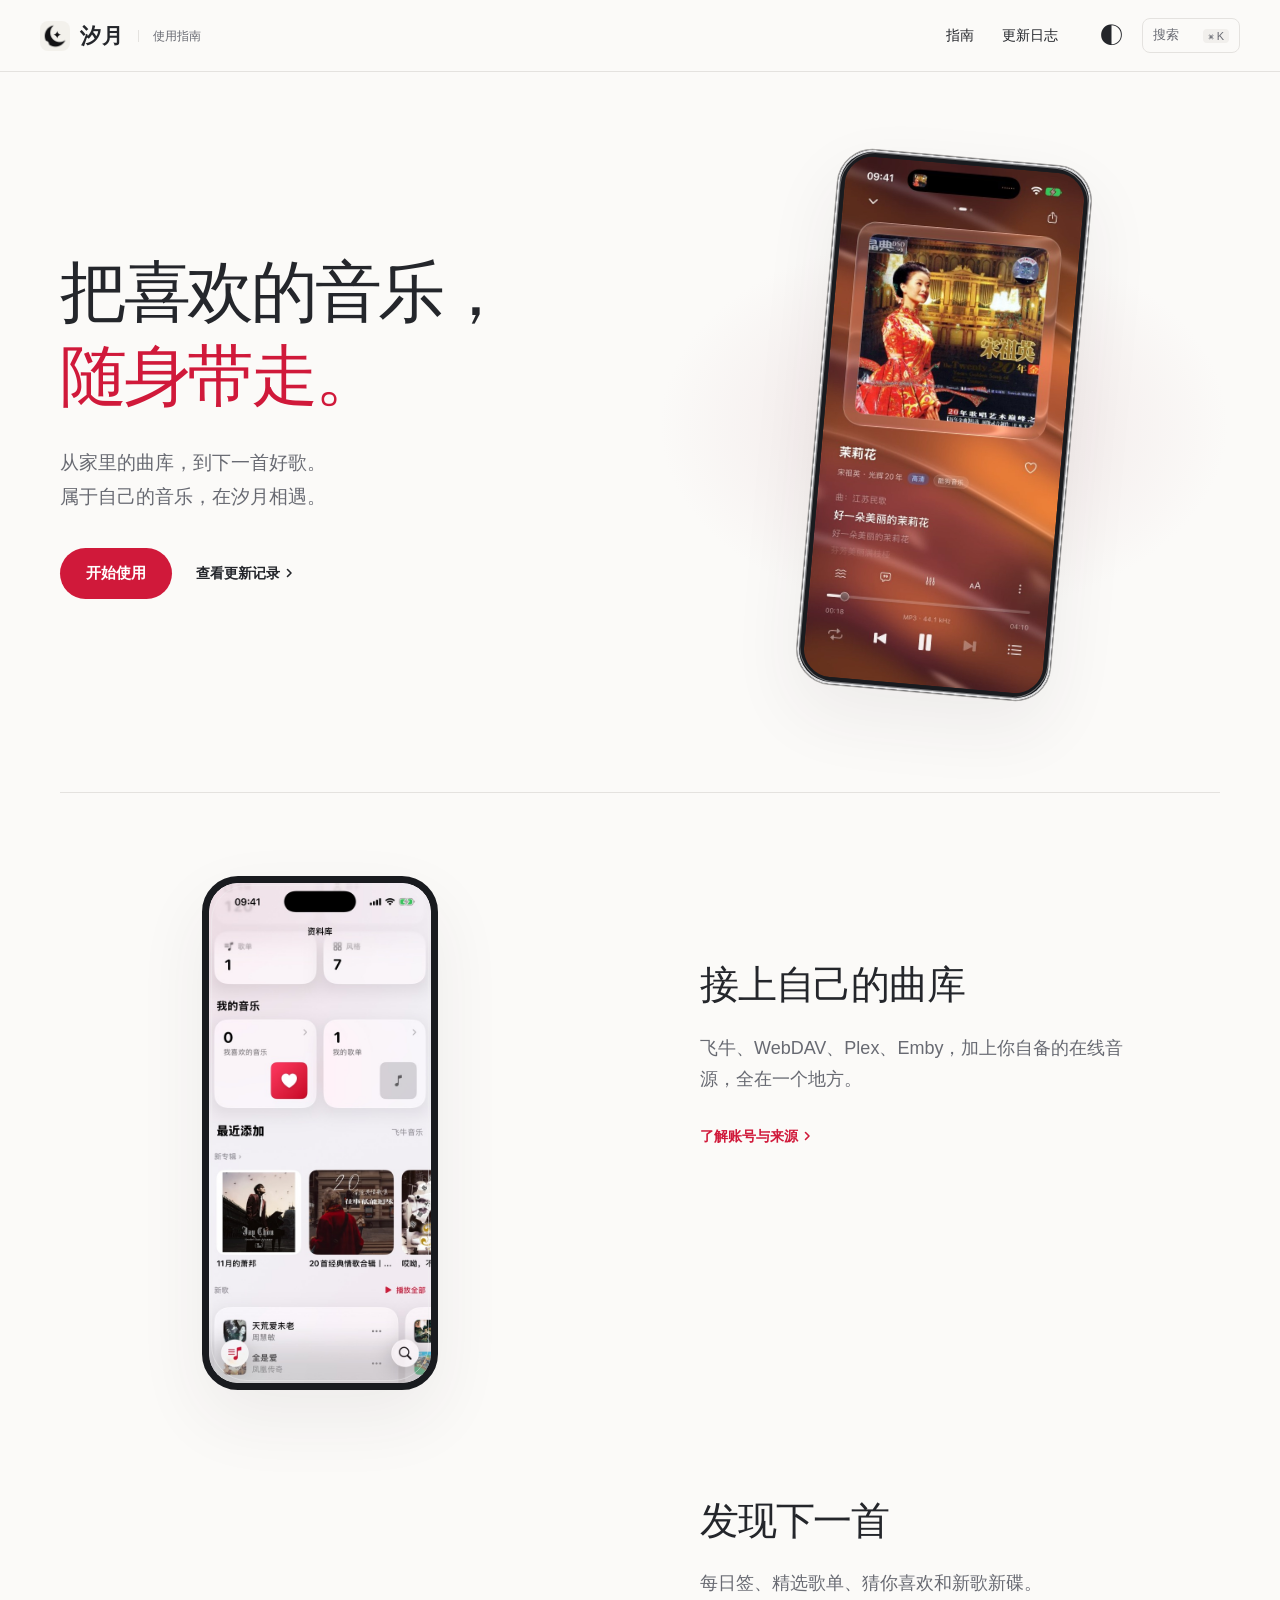
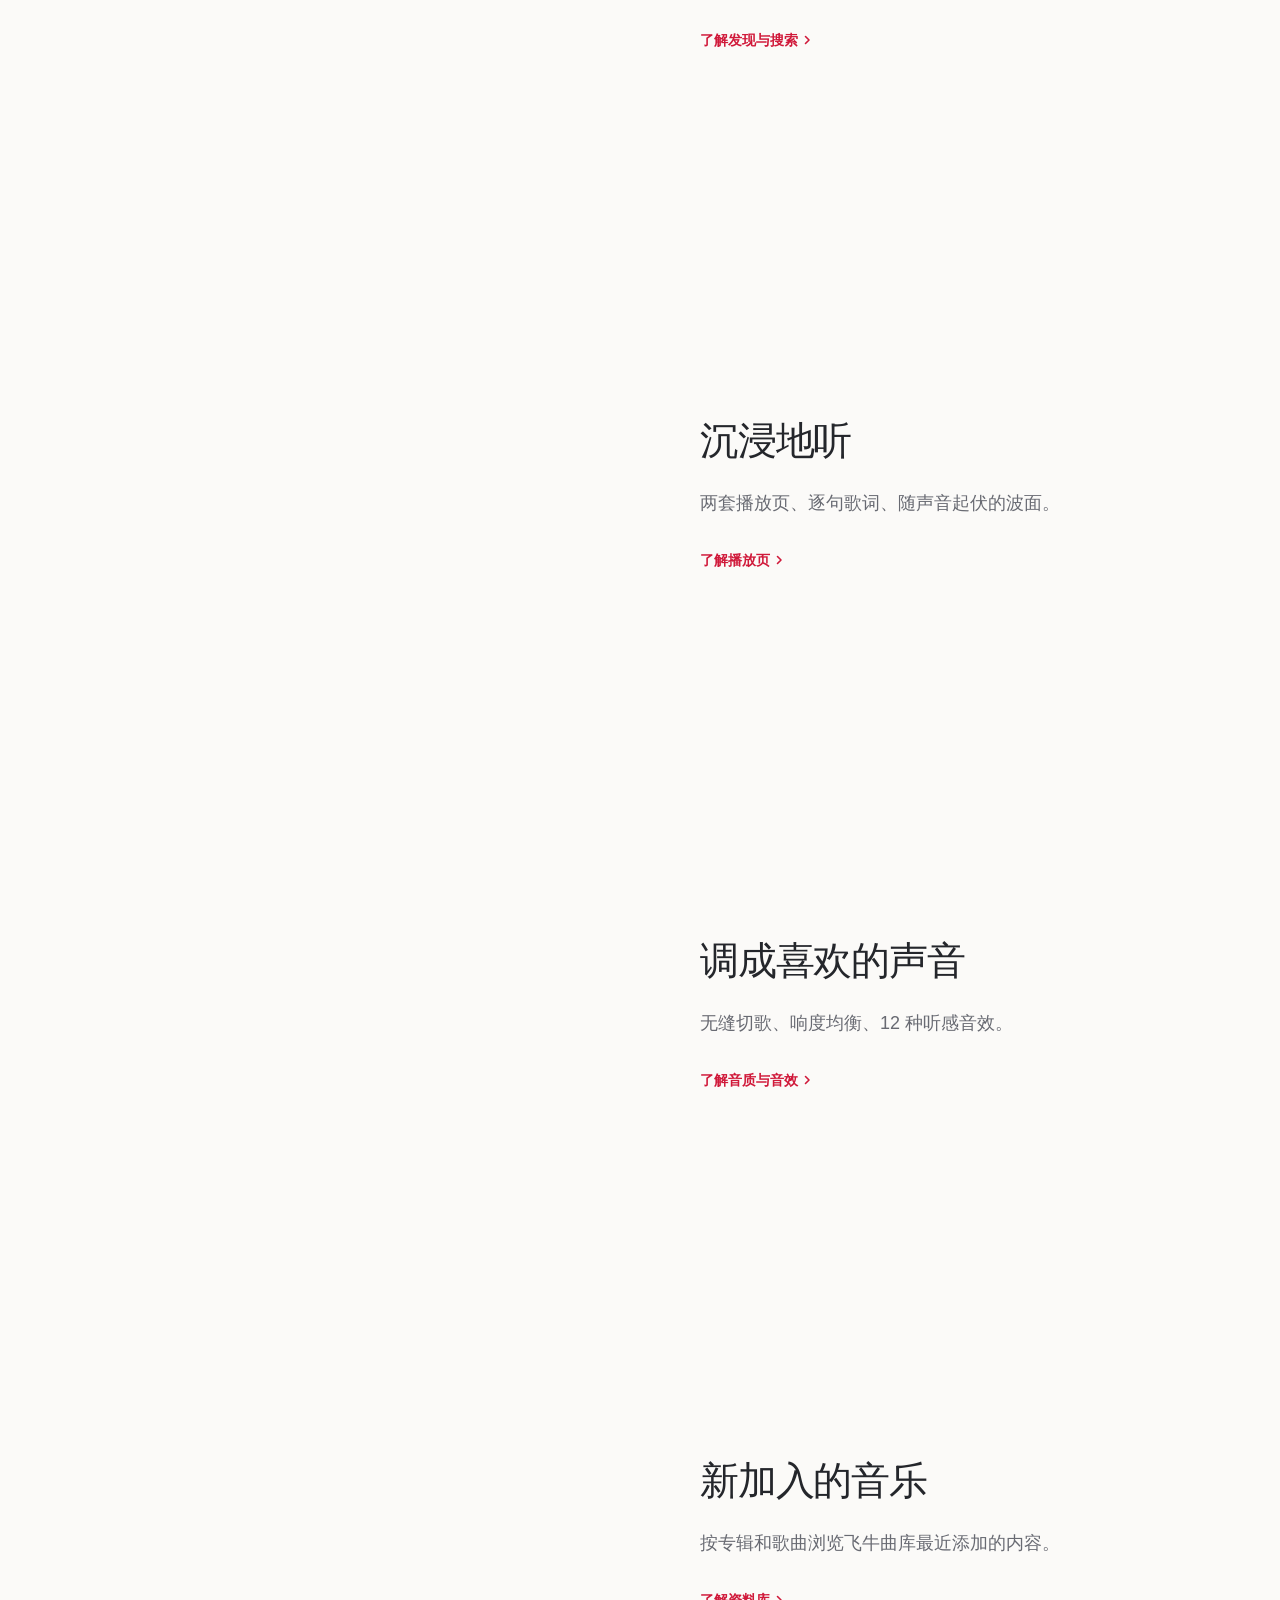
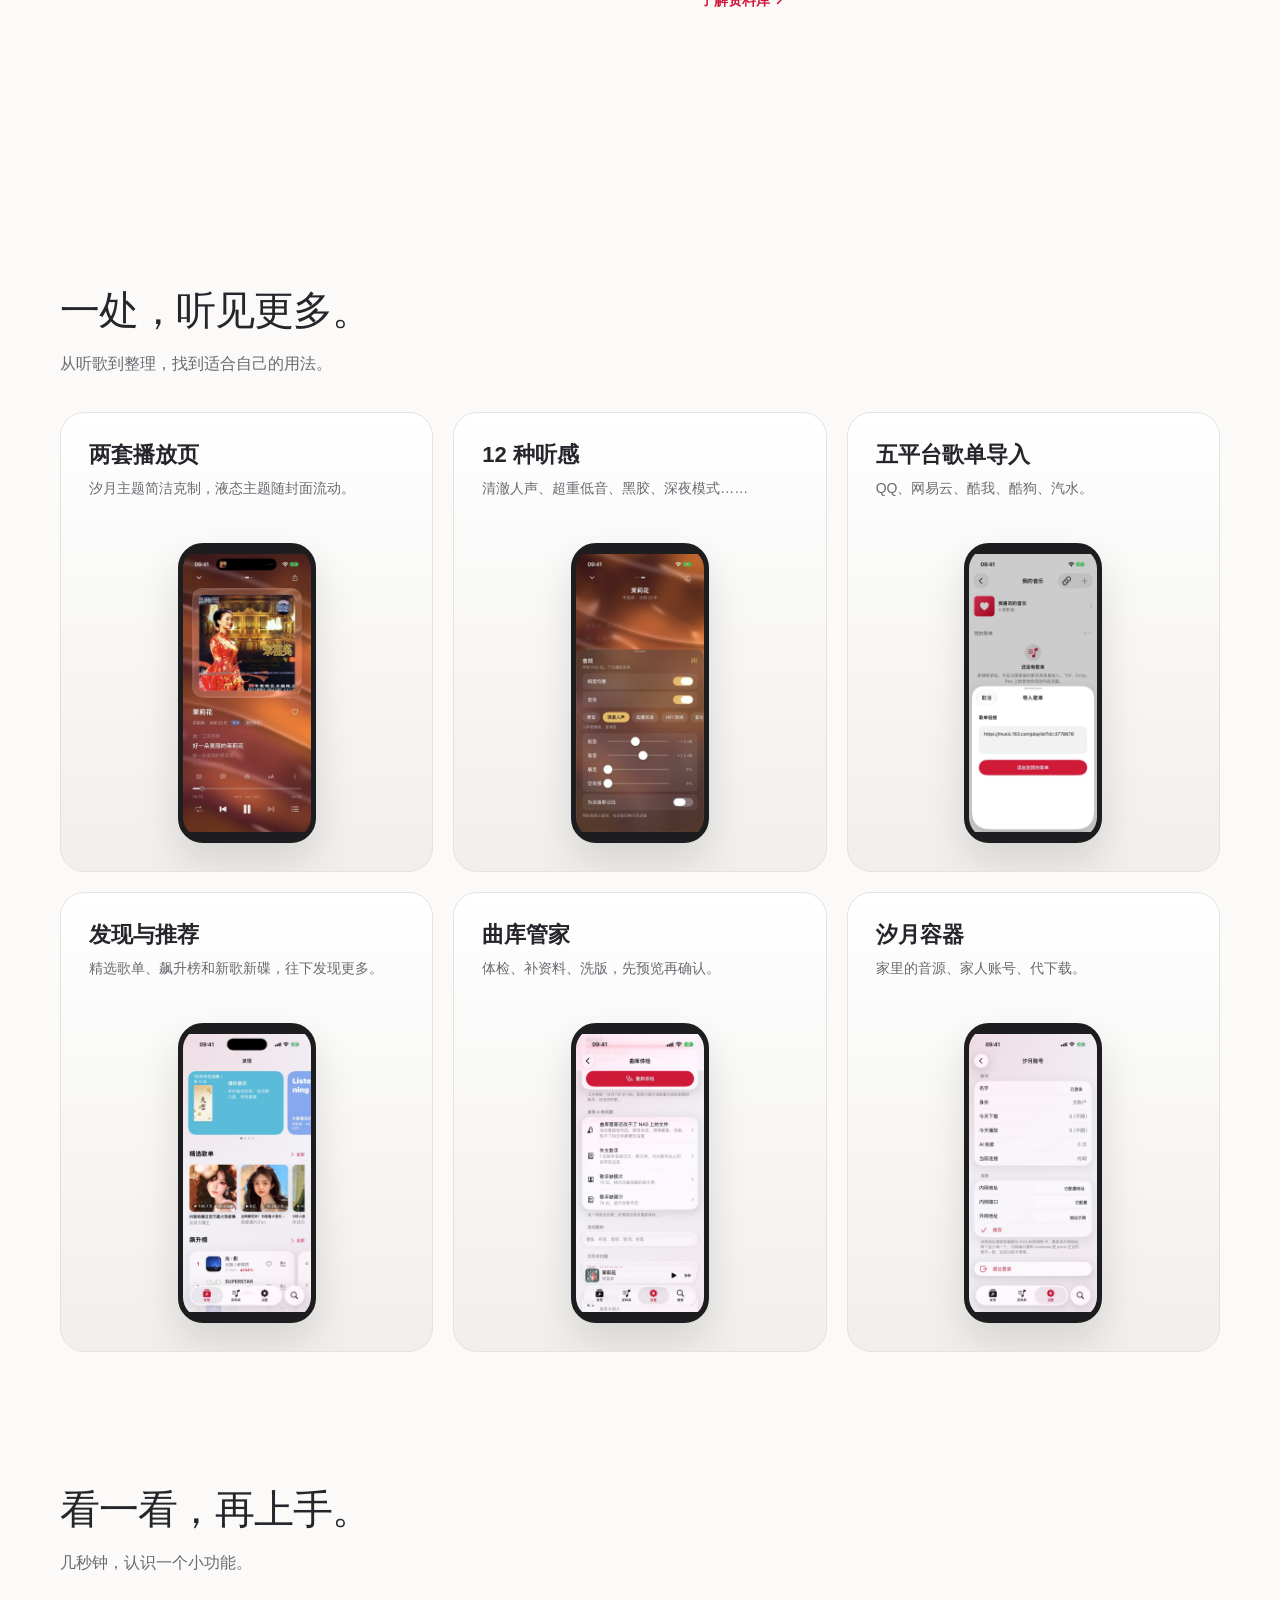
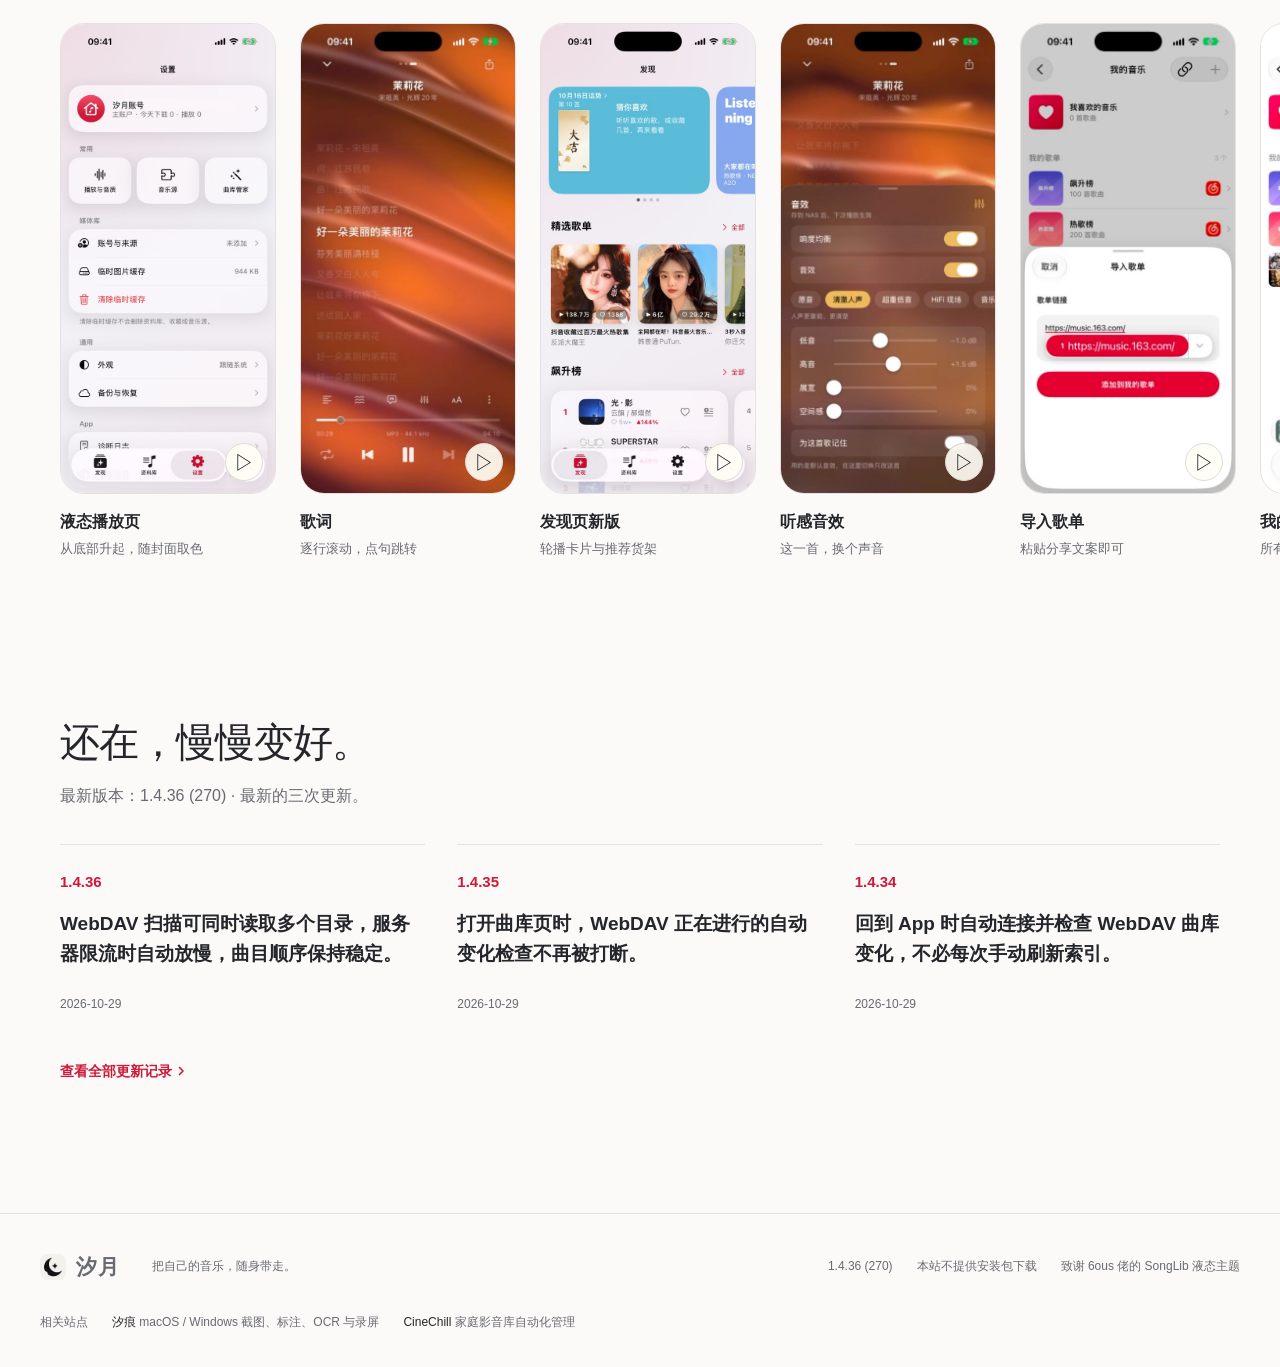
<file: index.html>
<!doctype html>
<html lang="zh-CN"><head><meta charset="utf-8"><meta name="viewport" content="width=device-width, initial-scale=1">
<meta name="color-scheme" content="light dark"><title>把自己的音乐随身带走 · 汐月 Wiki</title>
<meta name="description" content="汐月使用指南：把自己的音乐随身带走。">
<link rel="icon" href="xiyue/icon.png"><link rel="stylesheet" href="xiyue/wiki.css">
<script>try{const t=localStorage.getItem('xiyue-wiki-theme');if(t==='light'||t==='dark')document.documentElement.dataset.theme=t;}catch(e){}</script>
<script defer src="xiyue/search-index.js"></script><script defer src="xiyue/site.js"></script></head>
<body data-page="home"><a class="skip-link" href="#main">跳到正文</a>
<header class="site-header"><div class="header-inner">
<a class="brand" href="index.html" aria-label="汐月 Wiki 首页"><img src="xiyue/icon.png" alt="" width="30" height="30"><strong>汐月</strong><span>使用指南</span></a>
<nav class="top-nav" aria-label="主要导航"><a href="wiki/quickstart.html">指南</a><a href="wiki/changelog.html">更新日志</a></nav>
<div class="header-tools"><button class="icon-button theme-toggle" aria-label="切换深浅色"><span aria-hidden="true">◐</span></button>
<button class="search-open" aria-label="搜索站内指南"><span>搜索</span><kbd>⌘ K</kbd></button>
<button class="menu-toggle icon-button" aria-label="打开目录" aria-controls="nav-drawer" aria-expanded="false"><span aria-hidden="true">☰</span></button></div>
</div></header><main id="main"><section class="hero wrap"><div class="hero-copy">
<h1>把喜欢的音乐，<br><em>随身带走。</em></h1>
<p>从家里的曲库，到下一首好歌。<br>属于自己的音乐，在汐月相遇。</p>
<div class="hero-actions"><a class="button primary" href="wiki/quickstart.html">开始使用</a>
<a class="text-link hero-update" href="wiki/changelog.html">查看更新记录<svg class="chev" viewBox="0 0 10 10" width="10" height="10" aria-hidden="true" focusable="false"><path d="M3.5 1.5 7 5l-3.5 3.5" fill="none" stroke="currentColor" stroke-width="1.6" stroke-linecap="round" stroke-linejoin="round"/></svg></a></div></div>
<div class="hero-visual"><div class="moon-wash"></div><figure class="phone-figure hero-phone"><button class="phone lightbox-trigger" data-lightbox="xiyue/screenshots/player-songlib.jpg" aria-label="放大：SongLib 液态主题"><img src="xiyue/screenshots/player-songlib.jpg" alt="SongLib 液态主题" width="552" height="1200" loading="eager" decoding="async"></button></figure></div></section><section class="story wrap" aria-label="汐月的五种日常"><div class="story-device"><div class="story-phone phone"><img class="story-image is-current" data-story-image="0" src="xiyue/screenshots/sources.jpg" alt="接上自己的曲库" width="552" height="1200" loading="lazy"><img class="story-image " data-story-image="1" src="xiyue/screenshots/discover-new.jpg" alt="发现下一首" width="552" height="1200" loading="lazy"><img class="story-image " data-story-image="2" src="xiyue/screenshots/player-songlib.jpg" alt="沉浸地听" width="552" height="1200" loading="lazy"><img class="story-image " data-story-image="3" src="xiyue/screenshots/effects.jpg" alt="调成喜欢的声音" width="552" height="1200" loading="lazy"><img class="story-image " data-story-image="4" src="xiyue/screenshots/library-recent-added.jpg" alt="新加入的音乐" width="552" height="1200" loading="lazy"></div></div><div class='story-steps'><section class="story-step" data-story="0"><h2>接上自己的曲库</h2><p>飞牛、WebDAV、Plex、Emby，加上你自备的在线音源，全在一个地方。</p><a class="text-link" href="wiki/sources.html">了解账号与来源<svg class="chev" viewBox="0 0 10 10" width="10" height="10" aria-hidden="true" focusable="false"><path d="M3.5 1.5 7 5l-3.5 3.5" fill="none" stroke="currentColor" stroke-width="1.6" stroke-linecap="round" stroke-linejoin="round"/></svg></a></section><section class="story-step" data-story="1"><h2>发现下一首</h2><p>每日签、精选歌单、猜你喜欢和新歌新碟。</p><a class="text-link" href="wiki/discover.html">了解发现与搜索<svg class="chev" viewBox="0 0 10 10" width="10" height="10" aria-hidden="true" focusable="false"><path d="M3.5 1.5 7 5l-3.5 3.5" fill="none" stroke="currentColor" stroke-width="1.6" stroke-linecap="round" stroke-linejoin="round"/></svg></a></section><section class="story-step" data-story="2"><h2>沉浸地听</h2><p>两套播放页、逐句歌词、随声音起伏的波面。</p><a class="text-link" href="wiki/player.html">了解播放页<svg class="chev" viewBox="0 0 10 10" width="10" height="10" aria-hidden="true" focusable="false"><path d="M3.5 1.5 7 5l-3.5 3.5" fill="none" stroke="currentColor" stroke-width="1.6" stroke-linecap="round" stroke-linejoin="round"/></svg></a></section><section class="story-step" data-story="3"><h2>调成喜欢的声音</h2><p>无缝切歌、响度均衡、12 种听感音效。</p><a class="text-link" href="wiki/sound.html">了解音质与音效<svg class="chev" viewBox="0 0 10 10" width="10" height="10" aria-hidden="true" focusable="false"><path d="M3.5 1.5 7 5l-3.5 3.5" fill="none" stroke="currentColor" stroke-width="1.6" stroke-linecap="round" stroke-linejoin="round"/></svg></a></section><section class="story-step" data-story="4"><h2>新加入的音乐</h2><p>按专辑和歌曲浏览飞牛曲库最近添加的内容。</p><a class="text-link" href="wiki/library.html">了解资料库<svg class="chev" viewBox="0 0 10 10" width="10" height="10" aria-hidden="true" focusable="false"><path d="M3.5 1.5 7 5l-3.5 3.5" fill="none" stroke="currentColor" stroke-width="1.6" stroke-linecap="round" stroke-linejoin="round"/></svg></a></section></div></section><section class="wrap section-space" id="features"><div class="section-heading"><h2>一处，听见更多。</h2><p>从听歌到整理，找到适合自己的用法。</p></div><div class="bento-grid"><a class="bento reveal" href="wiki/player.html"><div class="bento-copy"><h3>两套播放页</h3><p>汐月主题简洁克制，液态主题随封面流动。</p><span class="bento-more">了解更多<svg class="chev" viewBox="0 0 10 10" width="10" height="10" aria-hidden="true" focusable="false"><path d="M3.5 1.5 7 5l-3.5 3.5" fill="none" stroke="currentColor" stroke-width="1.6" stroke-linecap="round" stroke-linejoin="round"/></svg></span></div><div class="bento-image"><img src="xiyue/screenshots/player-songlib.jpg" alt="两套播放页" width="552" height="1200" loading="lazy"></div></a><a class="bento reveal" href="wiki/sound.html"><div class="bento-copy"><h3>12 种听感</h3><p>清澈人声、超重低音、黑胶、深夜模式……</p><span class="bento-more">了解更多<svg class="chev" viewBox="0 0 10 10" width="10" height="10" aria-hidden="true" focusable="false"><path d="M3.5 1.5 7 5l-3.5 3.5" fill="none" stroke="currentColor" stroke-width="1.6" stroke-linecap="round" stroke-linejoin="round"/></svg></span></div><div class="bento-image"><img src="xiyue/screenshots/effects.jpg" alt="12 种听感" width="552" height="1200" loading="lazy"></div></a><a class="bento reveal" href="wiki/library.html"><div class="bento-copy"><h3>五平台歌单导入</h3><p>QQ、网易云、酷我、酷狗、汽水。</p><span class="bento-more">了解更多<svg class="chev" viewBox="0 0 10 10" width="10" height="10" aria-hidden="true" focusable="false"><path d="M3.5 1.5 7 5l-3.5 3.5" fill="none" stroke="currentColor" stroke-width="1.6" stroke-linecap="round" stroke-linejoin="round"/></svg></span></div><div class="bento-image"><img src="xiyue/screenshots/import.jpg" alt="五平台歌单导入" width="552" height="1200" loading="lazy"></div></a><a class="bento reveal" href="wiki/discover.html"><div class="bento-copy"><h3>发现与推荐</h3><p>精选歌单、飙升榜和新歌新碟，往下发现更多。</p><span class="bento-more">了解更多<svg class="chev" viewBox="0 0 10 10" width="10" height="10" aria-hidden="true" focusable="false"><path d="M3.5 1.5 7 5l-3.5 3.5" fill="none" stroke="currentColor" stroke-width="1.6" stroke-linecap="round" stroke-linejoin="round"/></svg></span></div><div class="bento-image"><img src="xiyue/screenshots/discover-new.jpg" alt="发现与推荐" width="552" height="1200" loading="lazy"></div></a><a class="bento reveal" href="wiki/butler.html"><div class="bento-copy"><h3>曲库管家</h3><p>体检、补资料、洗版，先预览再确认。</p><span class="bento-more">了解更多<svg class="chev" viewBox="0 0 10 10" width="10" height="10" aria-hidden="true" focusable="false"><path d="M3.5 1.5 7 5l-3.5 3.5" fill="none" stroke="currentColor" stroke-width="1.6" stroke-linecap="round" stroke-linejoin="round"/></svg></span></div><div class="bento-image"><img src="xiyue/screenshots/butler.jpg" alt="曲库管家" width="552" height="1200" loading="lazy"></div></a><a class="bento reveal" href="wiki/container.html"><div class="bento-copy"><h3>汐月容器</h3><p>家里的音源、家人账号、代下载。</p><span class="bento-more">了解更多<svg class="chev" viewBox="0 0 10 10" width="10" height="10" aria-hidden="true" focusable="false"><path d="M3.5 1.5 7 5l-3.5 3.5" fill="none" stroke="currentColor" stroke-width="1.6" stroke-linecap="round" stroke-linejoin="round"/></svg></span></div><div class="bento-image"><img src="xiyue/screenshots/account.jpg" alt="汐月容器" width="552" height="1200" loading="lazy"></div></a></div></section><section class="section-space clip-section"><div class="wrap section-heading"><h2>看一看，再上手。</h2><p>几秒钟，认识一个小功能。</p></div><div class="clip-rail"><figure class="clip-card"><div class="clip-screen"><video muted playsinline loop preload="none" poster="xiyue/videos/theme.jpg" data-video="xiyue/videos/theme.mp4" aria-label="液态播放页演示"></video><button class="video-toggle" aria-label="播放：液态播放页"><span aria-hidden="true">▷</span></button></div><figcaption><h3>液态播放页</h3><p>从底部升起，随封面取色</p></figcaption></figure><figure class="clip-card"><div class="clip-screen"><video muted playsinline loop preload="none" poster="xiyue/videos/lyrics.jpg" data-video="xiyue/videos/lyrics.mp4" aria-label="歌词演示"></video><button class="video-toggle" aria-label="播放：歌词"><span aria-hidden="true">▷</span></button></div><figcaption><h3>歌词</h3><p>逐行滚动，点句跳转</p></figcaption></figure><figure class="clip-card"><div class="clip-screen"><video muted playsinline loop preload="none" poster="xiyue/videos/discover-new.jpg" data-video="xiyue/videos/discover-new.mp4" aria-label="发现页新版演示"></video><button class="video-toggle" aria-label="播放：发现页新版"><span aria-hidden="true">▷</span></button></div><figcaption><h3>发现页新版</h3><p>轮播卡片与推荐货架</p></figcaption></figure><figure class="clip-card"><div class="clip-screen"><video muted playsinline loop preload="none" poster="xiyue/videos/effects.jpg" data-video="xiyue/videos/effects.mp4" aria-label="听感音效演示"></video><button class="video-toggle" aria-label="播放：听感音效"><span aria-hidden="true">▷</span></button></div><figcaption><h3>听感音效</h3><p>这一首，换个声音</p></figcaption></figure><figure class="clip-card"><div class="clip-screen"><video muted playsinline loop preload="none" poster="xiyue/videos/import.jpg" data-video="xiyue/videos/import.mp4" aria-label="导入歌单演示"></video><button class="video-toggle" aria-label="播放：导入歌单"><span aria-hidden="true">▷</span></button></div><figcaption><h3>导入歌单</h3><p>粘贴分享文案即可</p></figcaption></figure><figure class="clip-card"><div class="clip-screen"><video muted playsinline loop preload="none" poster="xiyue/videos/collections.jpg" data-video="xiyue/videos/collections.mp4" aria-label="我的音乐演示"></video><button class="video-toggle" aria-label="播放：我的音乐"><span aria-hidden="true">▷</span></button></div><figcaption><h3>我的音乐</h3><p>所有歌单放在一起</p></figcaption></figure><figure class="clip-card"><div class="clip-screen"><video muted playsinline loop preload="none" poster="xiyue/videos/butler.jpg" data-video="xiyue/videos/butler.mp4" aria-label="曲库管家演示"></video><button class="video-toggle" aria-label="播放：曲库管家"><span aria-hidden="true">▷</span></button></div><figcaption><h3>曲库管家</h3><p>先体检，再整理</p></figcaption></figure></div></section><section class="wrap section-space"><div class="section-heading"><h2>还在，慢慢变好。</h2><p>最新版本：1.4.36 (270) · 最新的三次更新。</p></div><div class="latest-grid"><a class="latest-card reveal" href="wiki/changelog.html#v-1-4-36"><span>1.4.36</span><h3>WebDAV 扫描可同时读取多个目录，服务器限流时自动放慢，曲目顺序保持稳定。</h3><p>2026-10-29</p></a><a class="latest-card reveal" href="wiki/changelog.html#v-1-4-35"><span>1.4.35</span><h3>打开曲库页时，WebDAV 正在进行的自动变化检查不再被打断。</h3><p>2026-10-29</p></a><a class="latest-card reveal" href="wiki/changelog.html#v-1-4-34"><span>1.4.34</span><h3>回到 App 时自动连接并检查 WebDAV 曲库变化，不必每次手动刷新索引。</h3><p>2026-10-29</p></a></div><a class="text-link archive-link" href="wiki/changelog.html">查看全部更新记录<svg class="chev" viewBox="0 0 10 10" width="10" height="10" aria-hidden="true" focusable="false"><path d="M3.5 1.5 7 5l-3.5 3.5" fill="none" stroke="currentColor" stroke-width="1.6" stroke-linecap="round" stroke-linejoin="round"/></svg></a></section></main>
<footer class="site-footer"><a class="brand" href="index.html"><img src="xiyue/icon.png" alt="" width="26" height="26"><strong>汐月</strong></a>
<p>把自己的音乐，随身带走。</p><div><span>1.4.36 (270)</span><span>本站不提供安装包下载</span><span>致谢 6ous 佬的 SongLib 液态主题</span></div>
<nav class="friend-links" aria-label="友情链接"><span class="friend-links-title">相关站点</span>
<a href="https://bbong9.github.io/LumaTrace/" target="_blank" rel="noopener">汐痕 <small>macOS / Windows 截图、标注、OCR 与录屏</small></a>
<a href="https://bbong9.github.io/cinechill-wiki/" target="_blank" rel="noopener">CineChill <small>家庭影音库自动化管理</small></a></nav></footer>
<dialog class="drawer-dialog" id="nav-drawer"><div class="dialog-heading"><strong>使用指南</strong><button data-close aria-label="关闭目录">×</button></div><section class="nav-group"><h2>入门</h2><a href="wiki/quickstart.html" >开始使用<span>安装、连接曲库、添加音源</span></a></section><section class="nav-group"><h2>听歌</h2><a href="wiki/player.html" >播放页<span>两套主题、歌词与实时频谱</span></a><a href="wiki/sound.html" >音质与音效<span>无缝切歌、响度均衡、12 种听感</span></a><a href="wiki/discover.html" >发现与搜索<span>榜单、找歌与懂你推荐</span></a></section><section class="nav-group"><h2>阅读</h2><a href="wiki/reading.html" >阅读<span>汐墨书架、找书与阅读器</span></a></section><section class="nav-group"><h2>曲库</h2><a href="wiki/library.html" >资料库<span>我的音乐、歌单导入、收听统计</span></a><a href="wiki/sources.html" >账号与来源<span>飞牛、WebDAV、Plex、Emby</span></a><a href="wiki/butler.html" >曲库管家<span>体检、补资料、洗版与整理</span></a></section><section class="nav-group"><h2>进阶</h2><a href="wiki/container.html" >汐月容器<span>家里的音源、账号与代下载</span></a><a href="wiki/settings.html" >设置<span>外观、日志与备份</span></a></section><section class="nav-group"><h2>帮助</h2><a href="wiki/troubleshooting.html" >常见问题<span>按现象查原因</span></a><a href="wiki/changelog.html" >更新日志<span>每一个版本的变化</span></a></section></dialog>
<dialog class="search-dialog" id="search-dialog"><div class="search-bar"><label class="sr-only" for="site-query">搜索站内指南</label>
<input type="search" id="site-query" placeholder="搜功能、设置或遇到的问题…" autocomplete="off"><button data-close aria-label="关闭搜索">Esc</button></div>
<p class="search-note">搜索本站指南与更新记录</p><div id="search-results" aria-live="polite"></div></dialog>
<dialog class="lightbox-dialog" id="lightbox"><button data-close aria-label="关闭大图">×</button><img alt=""></dialog>
<!-- 内容依据：_src/content.py; _src/codex-v1/feature-evidence.json; canonical 1.4.34–1.4.36 版本提交 -->
</body></html>
</file>
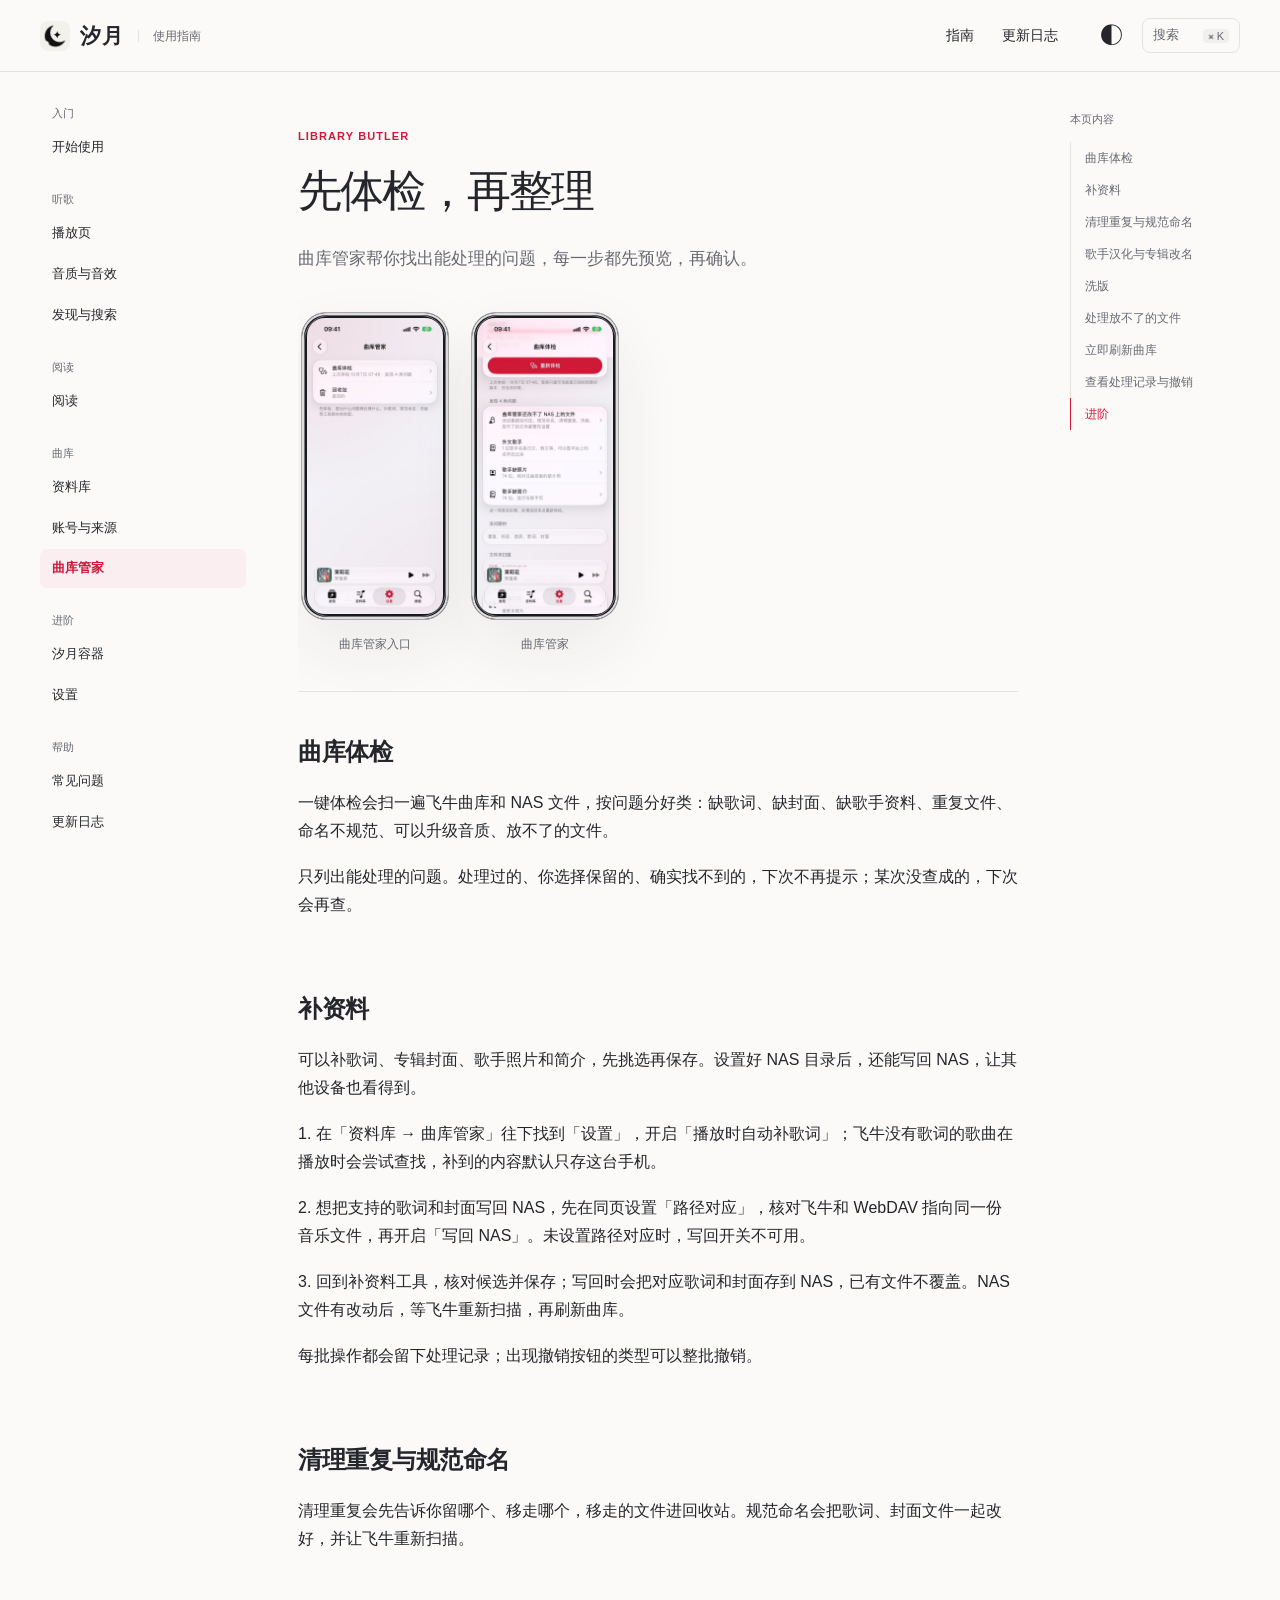
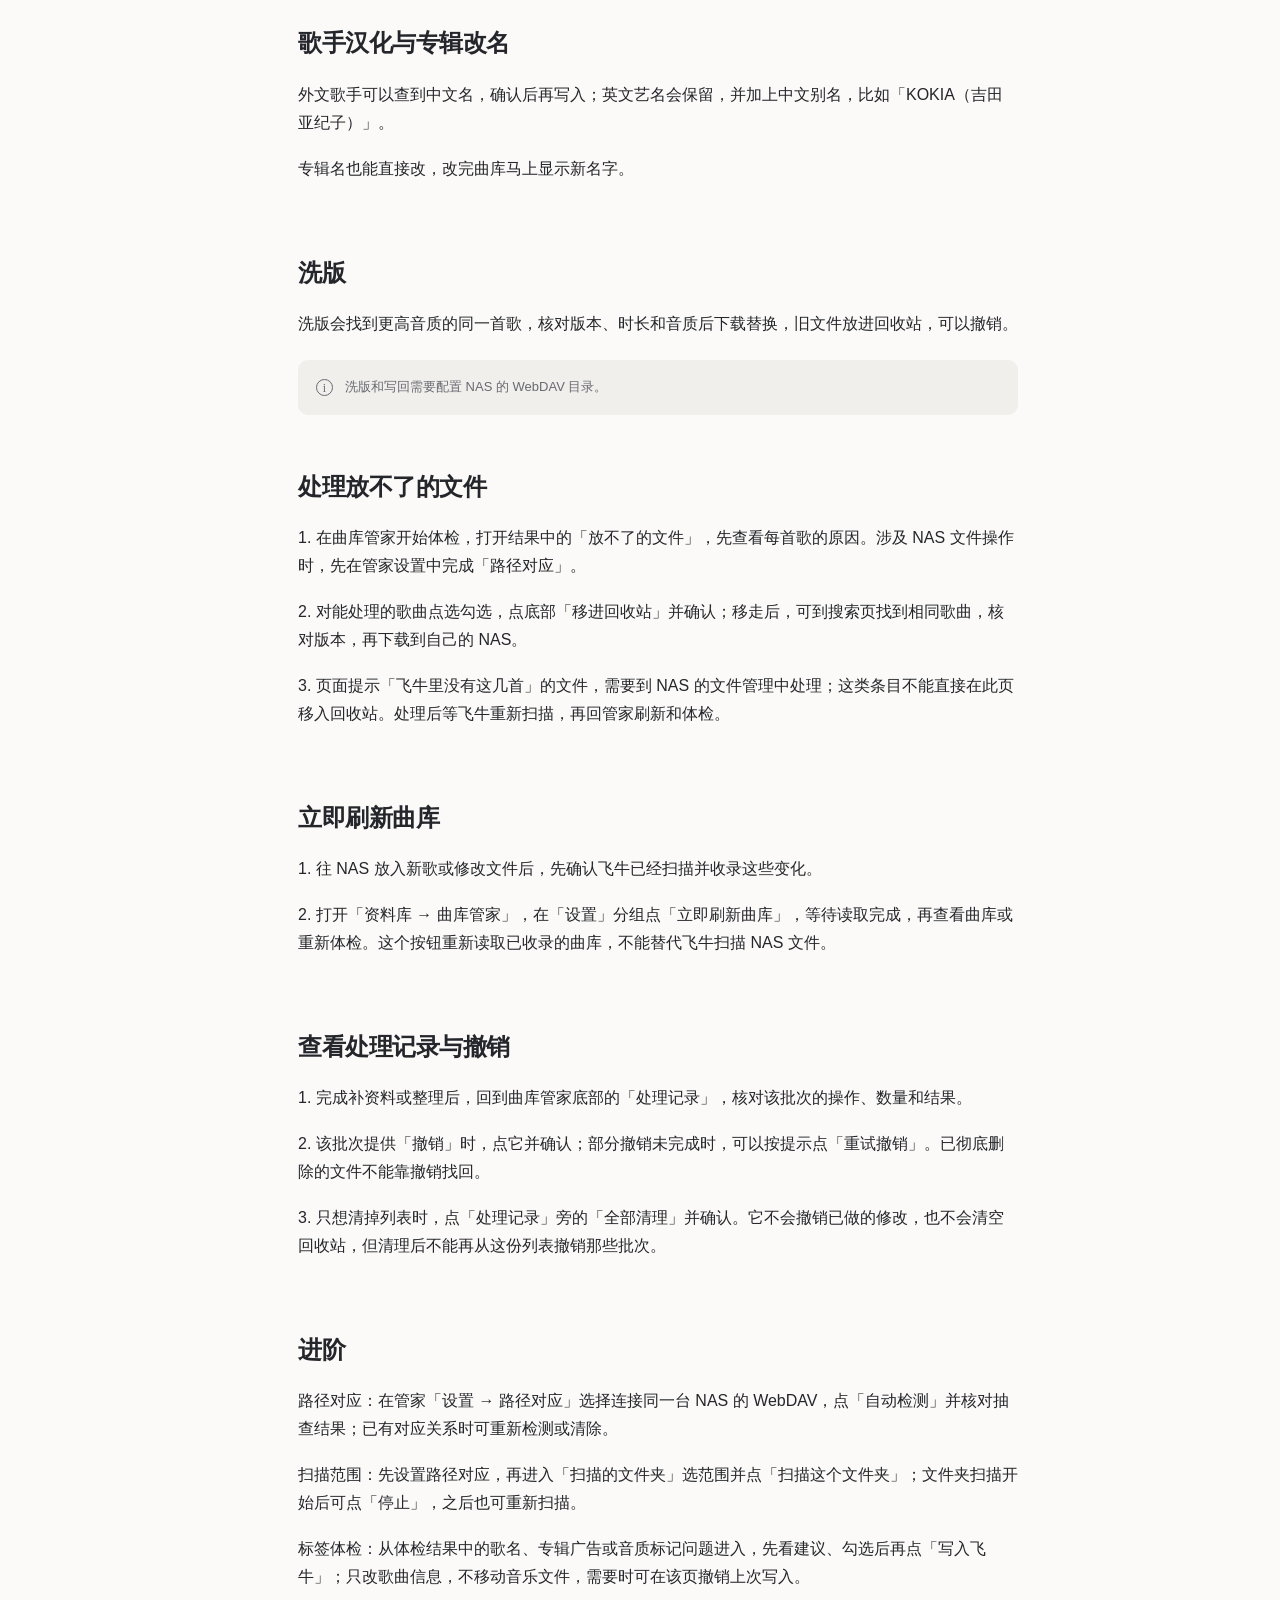
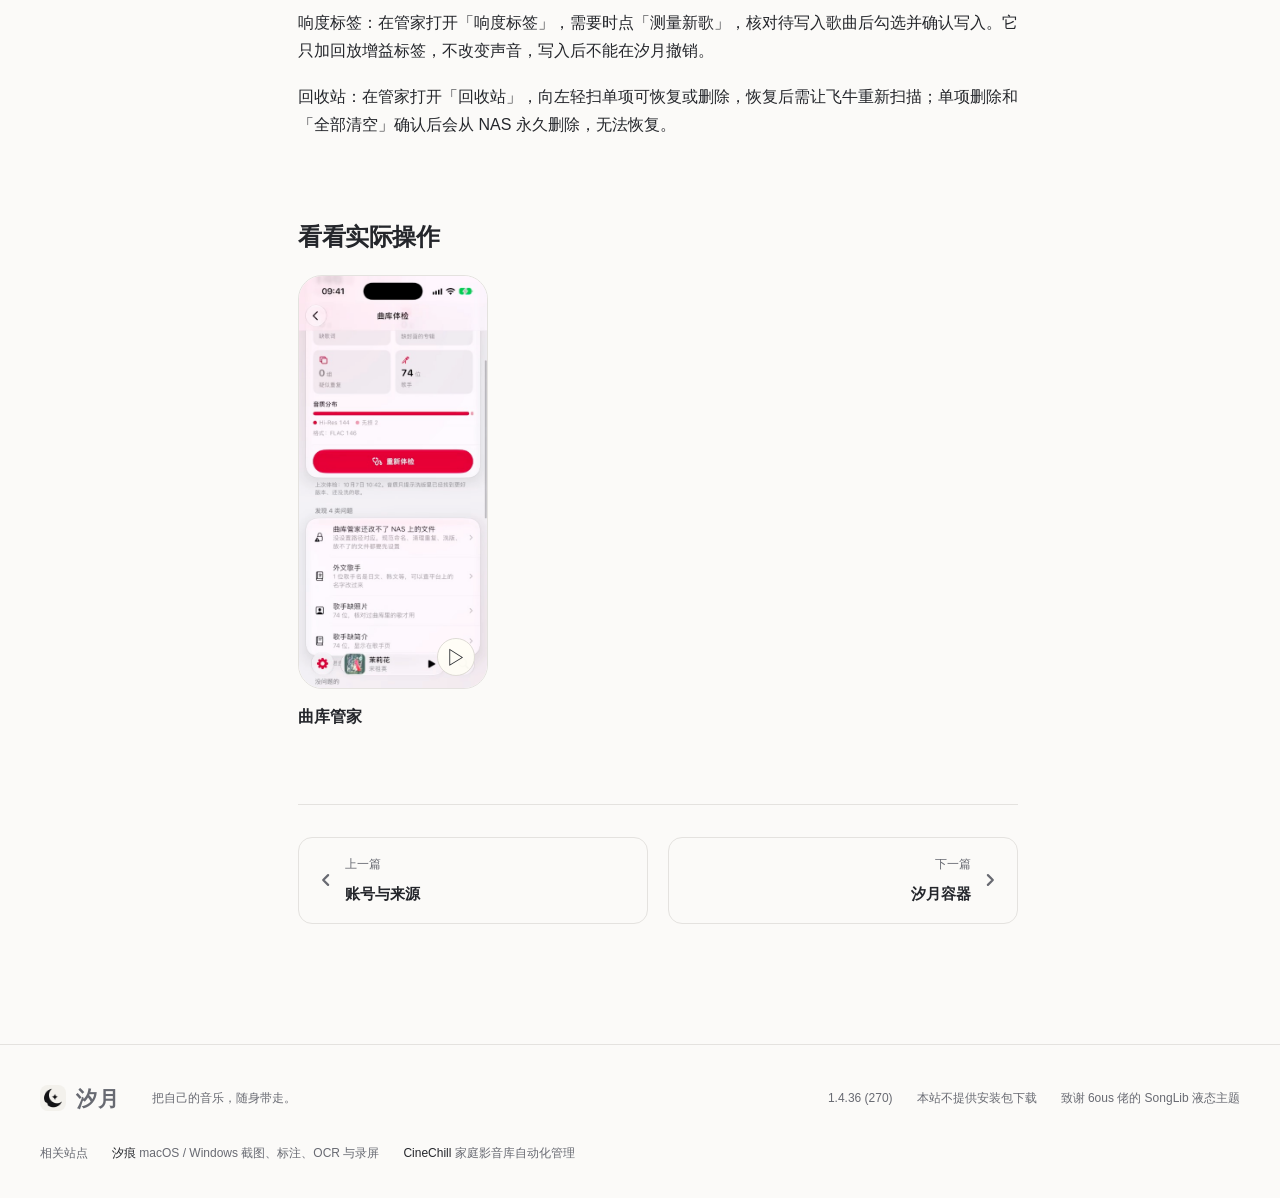
<file: wiki/butler.html>
<!doctype html>
<html lang="zh-CN"><head><meta charset="utf-8"><meta name="viewport" content="width=device-width, initial-scale=1">
<meta name="color-scheme" content="light dark"><title>曲库管家 · 汐月 Wiki</title>
<meta name="description" content="曲库管家帮你找出能处理的问题，每一步都先预览，再确认。">
<link rel="icon" href="../xiyue/icon.png"><link rel="stylesheet" href="../xiyue/wiki.css">
<script>try{const t=localStorage.getItem('xiyue-wiki-theme');if(t==='light'||t==='dark')document.documentElement.dataset.theme=t;}catch(e){}</script>
<script defer src="../xiyue/search-index.js"></script><script defer src="../xiyue/site.js"></script></head>
<body data-page="butler"><a class="skip-link" href="#main">跳到正文</a>
<header class="site-header"><div class="header-inner">
<a class="brand" href="../index.html" aria-label="汐月 Wiki 首页"><img src="../xiyue/icon.png" alt="" width="30" height="30"><strong>汐月</strong><span>使用指南</span></a>
<nav class="top-nav" aria-label="主要导航"><a href="quickstart.html">指南</a><a href="changelog.html">更新日志</a></nav>
<div class="header-tools"><button class="icon-button theme-toggle" aria-label="切换深浅色"><span aria-hidden="true">◐</span></button>
<button class="search-open" aria-label="搜索站内指南"><span>搜索</span><kbd>⌘ K</kbd></button>
<button class="menu-toggle icon-button" aria-label="打开目录" aria-controls="nav-drawer" aria-expanded="false"><span aria-hidden="true">☰</span></button></div>
</div></header><div class="doc-layout"><aside class="doc-sidebar" aria-label="指南目录"><section class="nav-group"><h2>入门</h2><a href="quickstart.html" >开始使用<span>安装、连接曲库、添加音源</span></a></section><section class="nav-group"><h2>听歌</h2><a href="player.html" >播放页<span>两套主题、歌词与实时频谱</span></a><a href="sound.html" >音质与音效<span>无缝切歌、响度均衡、12 种听感</span></a><a href="discover.html" >发现与搜索<span>榜单、找歌与懂你推荐</span></a></section><section class="nav-group"><h2>阅读</h2><a href="reading.html" >阅读<span>汐墨书架、找书与阅读器</span></a></section><section class="nav-group"><h2>曲库</h2><a href="library.html" >资料库<span>我的音乐、歌单导入、收听统计</span></a><a href="sources.html" >账号与来源<span>飞牛、WebDAV、Plex、Emby</span></a><a href="butler.html" aria-current="page">曲库管家<span>体检、补资料、洗版与整理</span></a></section><section class="nav-group"><h2>进阶</h2><a href="container.html" >汐月容器<span>家里的音源、账号与代下载</span></a><a href="settings.html" >设置<span>外观、日志与备份</span></a></section><section class="nav-group"><h2>帮助</h2><a href="troubleshooting.html" >常见问题<span>按现象查原因</span></a><a href="changelog.html" >更新日志<span>每一个版本的变化</span></a></section></aside><main class="doc-main" id="main"><header class="doc-heading"><p class="kicker">Library Butler</p><h1>先体检，再整理</h1><p class="lead">曲库管家帮你找出能处理的问题，每一步都先预览，再确认。</p></header><div class="shot-gallery"><figure class="phone-figure "><button class="phone lightbox-trigger" data-lightbox="../xiyue/screenshots/butler-entry.jpg" aria-label="放大：曲库管家入口"><img src="../xiyue/screenshots/butler-entry.jpg" alt="曲库管家入口" width="552" height="1200" loading="lazy" decoding="async"></button><figcaption>曲库管家入口</figcaption></figure><figure class="phone-figure "><button class="phone lightbox-trigger" data-lightbox="../xiyue/screenshots/butler.jpg" aria-label="放大：曲库管家"><img src="../xiyue/screenshots/butler.jpg" alt="曲库管家" width="552" height="1200" loading="lazy" decoding="async"></button><figcaption>曲库管家</figcaption></figure></div><section class="doc-section reveal" id="s-1"><h2>曲库体检</h2><p>一键体检会扫一遍飞牛曲库和 NAS 文件，按问题分好类：缺歌词、缺封面、缺歌手资料、重复文件、命名不规范、可以升级音质、放不了的文件。</p><p>只列出能处理的问题。处理过的、你选择保留的、确实找不到的，下次不再提示；某次没查成的，下次会再查。</p></section><section class="doc-section reveal" id="s-2"><h2>补资料</h2><p>可以补歌词、专辑封面、歌手照片和简介，先挑选再保存。设置好 NAS 目录后，还能写回 NAS，让其他设备也看得到。</p><p>1. 在「资料库 → 曲库管家」往下找到「设置」，开启「播放时自动补歌词」；飞牛没有歌词的歌曲在播放时会尝试查找，补到的内容默认只存这台手机。</p><p>2. 想把支持的歌词和封面写回 NAS，先在同页设置「路径对应」，核对飞牛和 WebDAV 指向同一份音乐文件，再开启「写回 NAS」。未设置路径对应时，写回开关不可用。</p><p>3. 回到补资料工具，核对候选并保存；写回时会把对应歌词和封面存到 NAS，已有文件不覆盖。NAS 文件有改动后，等飞牛重新扫描，再刷新曲库。</p><p>每批操作都会留下处理记录；出现撤销按钮的类型可以整批撤销。</p></section><section class="doc-section reveal" id="s-3"><h2>清理重复与规范命名</h2><p>清理重复会先告诉你留哪个、移走哪个，移走的文件进回收站。规范命名会把歌词、封面文件一起改好，并让飞牛重新扫描。</p></section><section class="doc-section reveal" id="s-4"><h2>歌手汉化与专辑改名</h2><p>外文歌手可以查到中文名，确认后再写入；英文艺名会保留，并加上中文别名，比如「KOKIA（吉田亚纪子）」。</p><p>专辑名也能直接改，改完曲库马上显示新名字。</p></section><section class="doc-section reveal" id="s-5"><h2>洗版</h2><p>洗版会找到更高音质的同一首歌，核对版本、时长和音质后下载替换，旧文件放进回收站，可以撤销。</p><aside class="tip"><span aria-hidden="true">i</span><p>洗版和写回需要配置 NAS 的 WebDAV 目录。</p></aside></section><section class="doc-section reveal" id="s-6"><h2>处理放不了的文件</h2><p>1. 在曲库管家开始体检，打开结果中的「放不了的文件」，先查看每首歌的原因。涉及 NAS 文件操作时，先在管家设置中完成「路径对应」。</p><p>2. 对能处理的歌曲点选勾选，点底部「移进回收站」并确认；移走后，可到搜索页找到相同歌曲，核对版本，再下载到自己的 NAS。</p><p>3. 页面提示「飞牛里没有这几首」的文件，需要到 NAS 的文件管理中处理；这类条目不能直接在此页移入回收站。处理后等飞牛重新扫描，再回管家刷新和体检。</p></section><section class="doc-section reveal" id="s-7"><h2>立即刷新曲库</h2><p>1. 往 NAS 放入新歌或修改文件后，先确认飞牛已经扫描并收录这些变化。</p><p>2. 打开「资料库 → 曲库管家」，在「设置」分组点「立即刷新曲库」，等待读取完成，再查看曲库或重新体检。这个按钮重新读取已收录的曲库，不能替代飞牛扫描 NAS 文件。</p></section><section class="doc-section reveal" id="s-8"><h2>查看处理记录与撤销</h2><p>1. 完成补资料或整理后，回到曲库管家底部的「处理记录」，核对该批次的操作、数量和结果。</p><p>2. 该批次提供「撤销」时，点它并确认；部分撤销未完成时，可以按提示点「重试撤销」。已彻底删除的文件不能靠撤销找回。</p><p>3. 只想清掉列表时，点「处理记录」旁的「全部清理」并确认。它不会撤销已做的修改，也不会清空回收站，但清理后不能再从这份列表撤销那些批次。</p></section><section class="doc-section reveal" id="s-9"><h2>进阶</h2><p>路径对应：在管家「设置 → 路径对应」选择连接同一台 NAS 的 WebDAV，点「自动检测」并核对抽查结果；已有对应关系时可重新检测或清除。</p><p>扫描范围：先设置路径对应，再进入「扫描的文件夹」选范围并点「扫描这个文件夹」；文件夹扫描开始后可点「停止」，之后也可重新扫描。</p><p>标签体检：从体检结果中的歌名、专辑广告或音质标记问题进入，先看建议、勾选后再点「写入飞牛」；只改歌曲信息，不移动音乐文件，需要时可在该页撤销上次写入。</p><p>响度标签：在管家打开「响度标签」，需要时点「测量新歌」，核对待写入歌曲后勾选并确认写入。它只加回放增益标签，不改变声音，写入后不能在汐月撤销。</p><p>回收站：在管家打开「回收站」，向左轻扫单项可恢复或删除，恢复后需让飞牛重新扫描；单项删除和「全部清空」确认后会从 NAS 永久删除，无法恢复。</p></section><section class="doc-clips"><h2>看看实际操作</h2><div class="doc-clip-grid"><figure class="clip-card"><div class="clip-screen"><video muted playsinline loop preload="none" poster="../xiyue/videos/butler.jpg" data-video="../xiyue/videos/butler.mp4" aria-label="曲库管家演示"></video><button class="video-toggle" aria-label="播放：曲库管家"><span aria-hidden="true">▷</span></button></div><figcaption><h3>曲库管家</h3></figcaption></figure></div></section><nav class="doc-pagination" aria-label="相邻指南"><a class="previous" href="sources.html"><svg class="chev" viewBox="0 0 10 10" width="10" height="10" aria-hidden="true" focusable="false"><path d="M3.5 1.5 7 5l-3.5 3.5" fill="none" stroke="currentColor" stroke-width="1.6" stroke-linecap="round" stroke-linejoin="round"/></svg><div><span>上一篇</span><strong>账号与来源</strong></div></a><a class="next" href="container.html"><div><span>下一篇</span><strong>汐月容器</strong></div><svg class="chev" viewBox="0 0 10 10" width="10" height="10" aria-hidden="true" focusable="false"><path d="M3.5 1.5 7 5l-3.5 3.5" fill="none" stroke="currentColor" stroke-width="1.6" stroke-linecap="round" stroke-linejoin="round"/></svg></a></nav></main><aside class='toc' aria-label='本页内容'><h2>本页内容</h2><a href="#s-1">曲库体检</a><a href="#s-2">补资料</a><a href="#s-3">清理重复与规范命名</a><a href="#s-4">歌手汉化与专辑改名</a><a href="#s-5">洗版</a><a href="#s-6">处理放不了的文件</a><a href="#s-7">立即刷新曲库</a><a href="#s-8">查看处理记录与撤销</a><a href="#s-9">进阶</a></aside></div>
<footer class="site-footer"><a class="brand" href="../index.html"><img src="../xiyue/icon.png" alt="" width="26" height="26"><strong>汐月</strong></a>
<p>把自己的音乐，随身带走。</p><div><span>1.4.36 (270)</span><span>本站不提供安装包下载</span><span>致谢 6ous 佬的 SongLib 液态主题</span></div>
<nav class="friend-links" aria-label="友情链接"><span class="friend-links-title">相关站点</span>
<a href="https://bbong9.github.io/LumaTrace/" target="_blank" rel="noopener">汐痕 <small>macOS / Windows 截图、标注、OCR 与录屏</small></a>
<a href="https://bbong9.github.io/cinechill-wiki/" target="_blank" rel="noopener">CineChill <small>家庭影音库自动化管理</small></a></nav></footer>
<dialog class="drawer-dialog" id="nav-drawer"><div class="dialog-heading"><strong>使用指南</strong><button data-close aria-label="关闭目录">×</button></div><section class="nav-group"><h2>入门</h2><a href="quickstart.html" >开始使用<span>安装、连接曲库、添加音源</span></a></section><section class="nav-group"><h2>听歌</h2><a href="player.html" >播放页<span>两套主题、歌词与实时频谱</span></a><a href="sound.html" >音质与音效<span>无缝切歌、响度均衡、12 种听感</span></a><a href="discover.html" >发现与搜索<span>榜单、找歌与懂你推荐</span></a></section><section class="nav-group"><h2>阅读</h2><a href="reading.html" >阅读<span>汐墨书架、找书与阅读器</span></a></section><section class="nav-group"><h2>曲库</h2><a href="library.html" >资料库<span>我的音乐、歌单导入、收听统计</span></a><a href="sources.html" >账号与来源<span>飞牛、WebDAV、Plex、Emby</span></a><a href="butler.html" aria-current="page">曲库管家<span>体检、补资料、洗版与整理</span></a></section><section class="nav-group"><h2>进阶</h2><a href="container.html" >汐月容器<span>家里的音源、账号与代下载</span></a><a href="settings.html" >设置<span>外观、日志与备份</span></a></section><section class="nav-group"><h2>帮助</h2><a href="troubleshooting.html" >常见问题<span>按现象查原因</span></a><a href="changelog.html" >更新日志<span>每一个版本的变化</span></a></section></dialog>
<dialog class="search-dialog" id="search-dialog"><div class="search-bar"><label class="sr-only" for="site-query">搜索站内指南</label>
<input type="search" id="site-query" placeholder="搜功能、设置或遇到的问题…" autocomplete="off"><button data-close aria-label="关闭搜索">Esc</button></div>
<p class="search-note">搜索本站指南与更新记录</p><div id="search-results" aria-live="polite"></div></dialog>
<dialog class="lightbox-dialog" id="lightbox"><button data-close aria-label="关闭大图">×</button><img alt=""></dialog>
<!-- 内容依据：_src/content.py; _src/codex-v1/feature-evidence.json -->
</body></html>
</file>
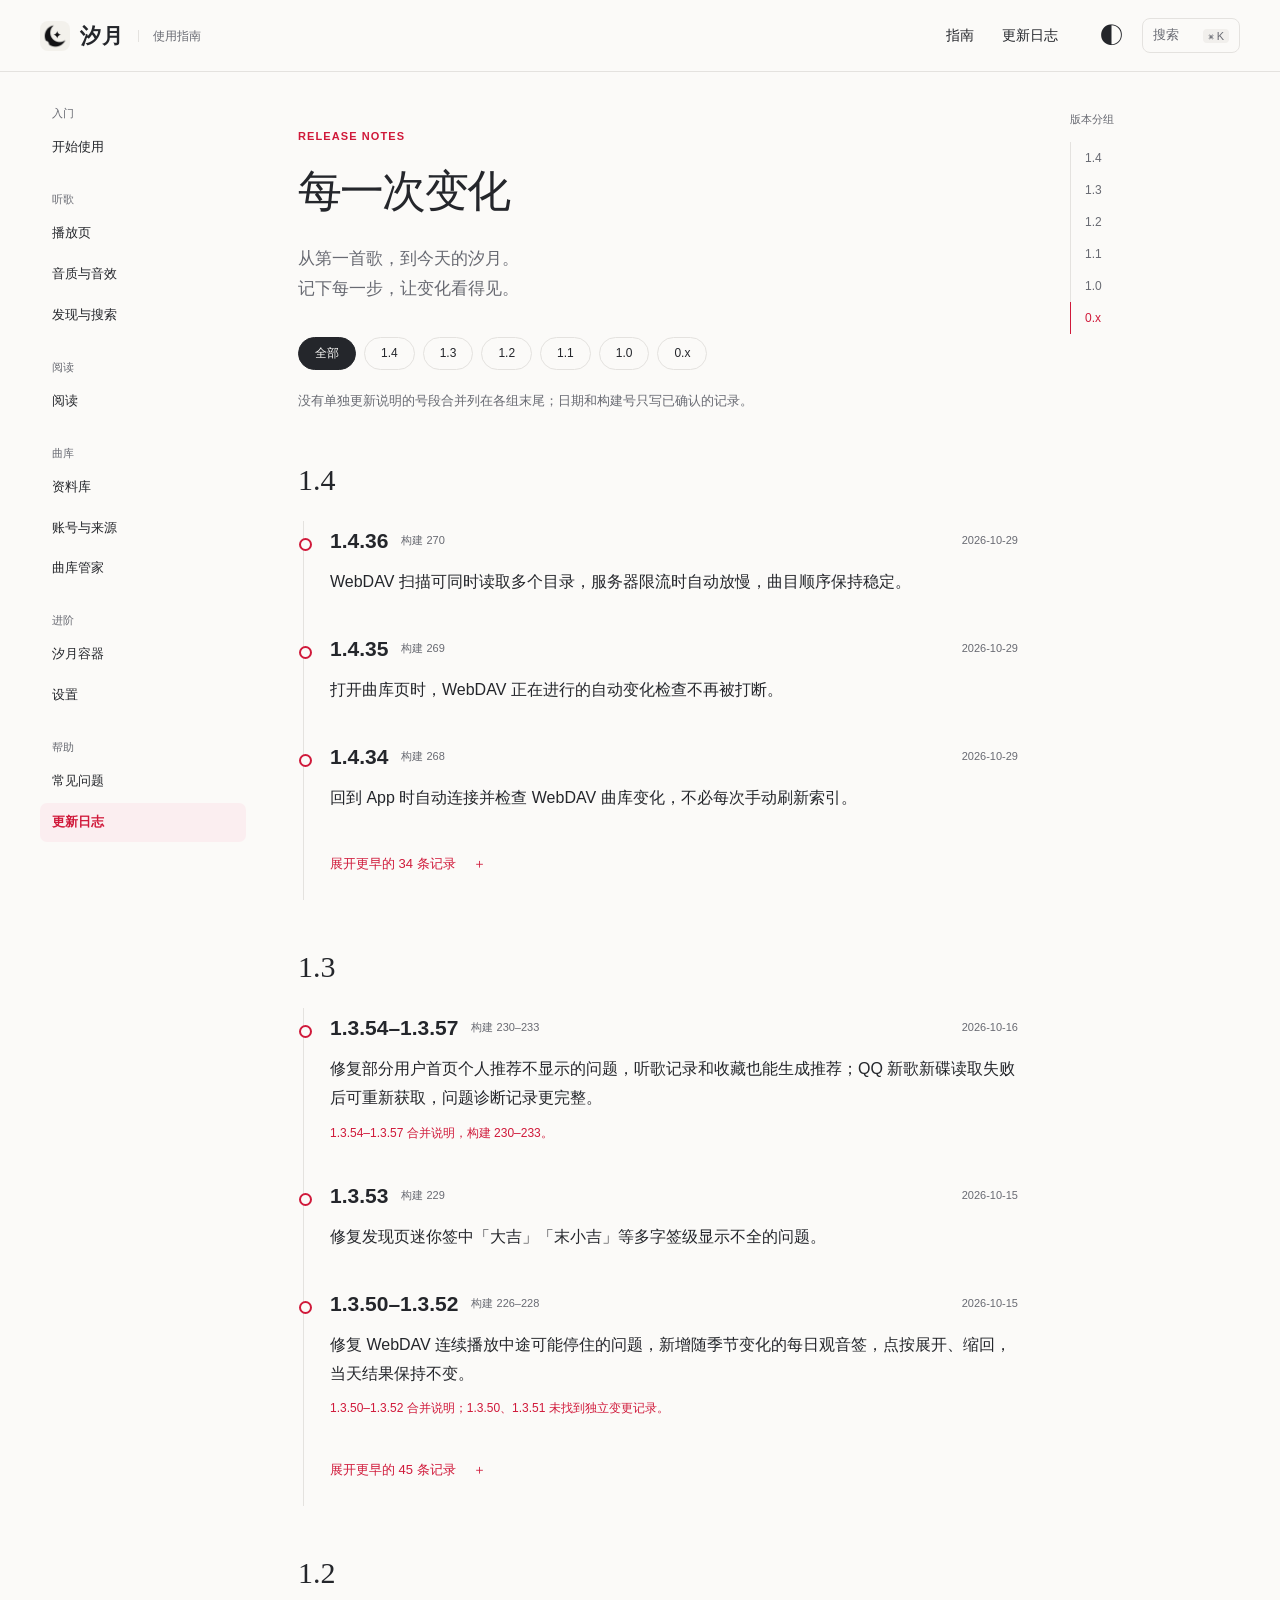
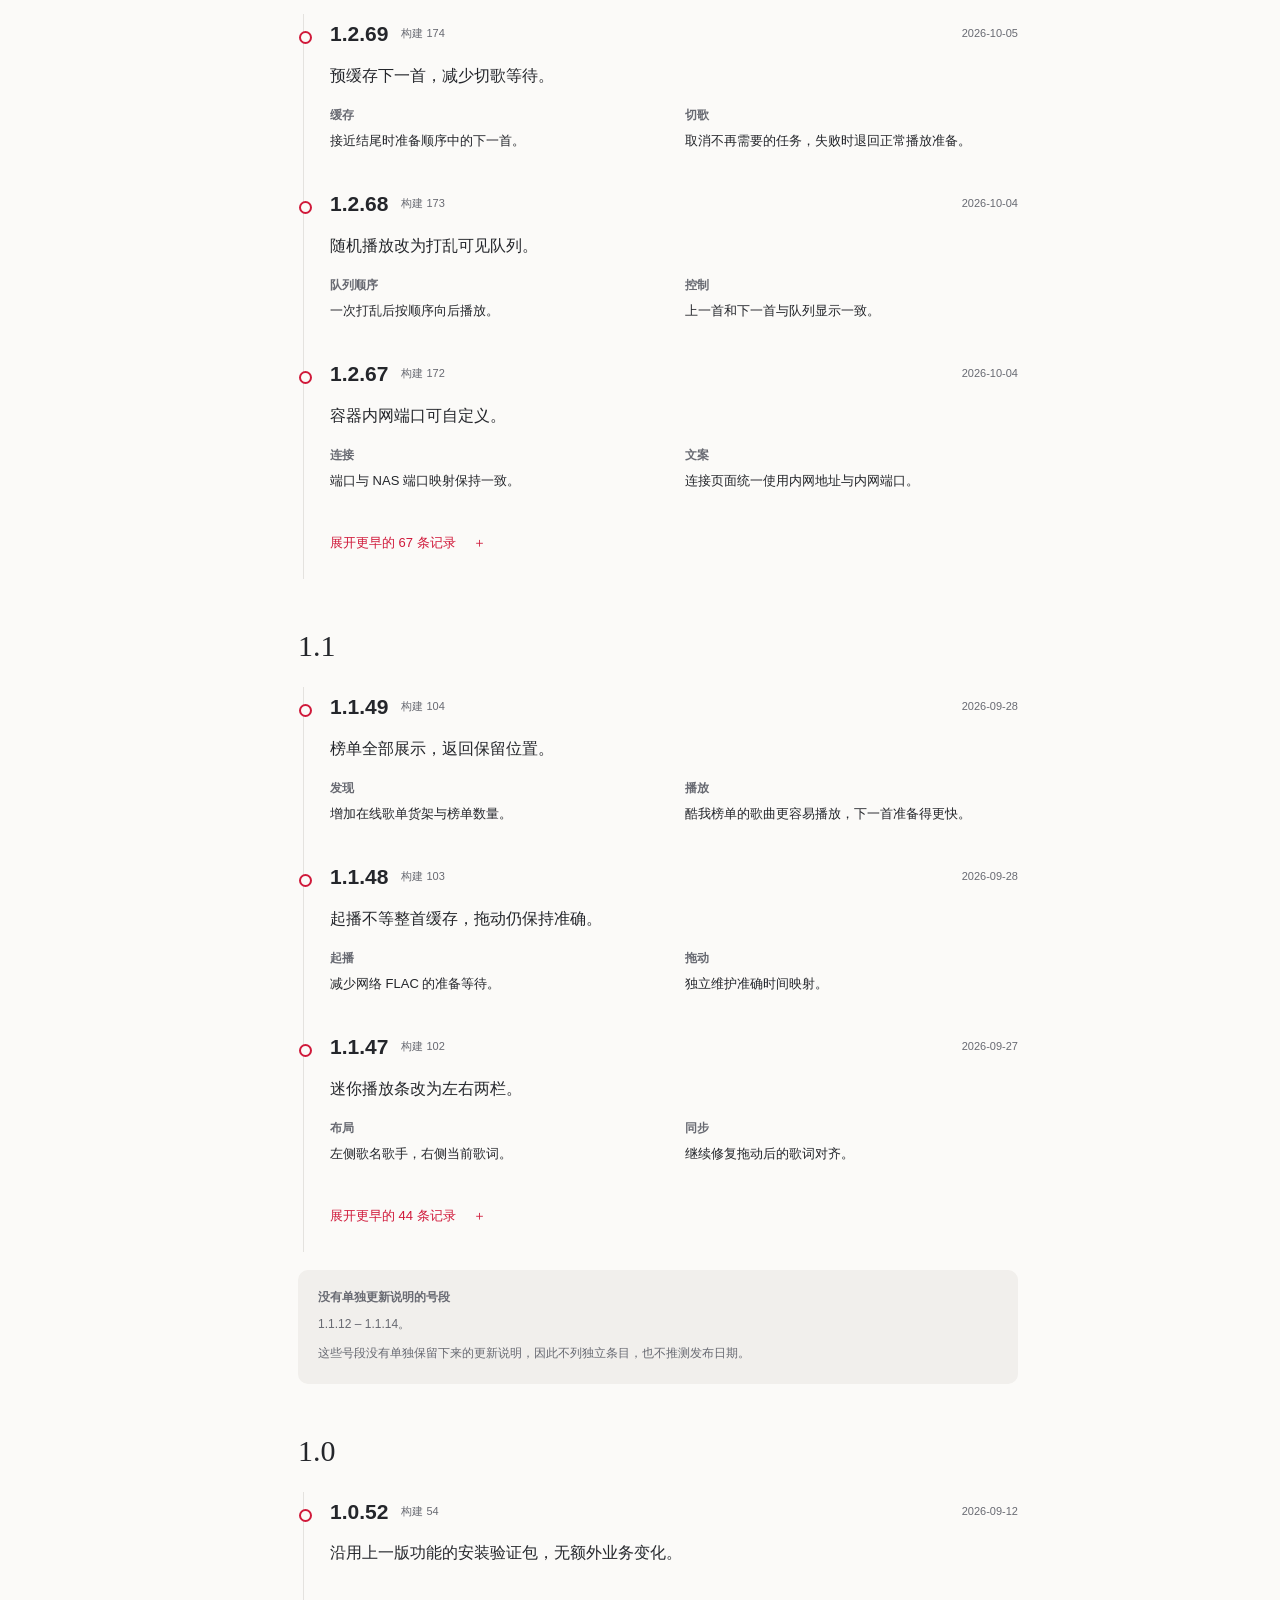
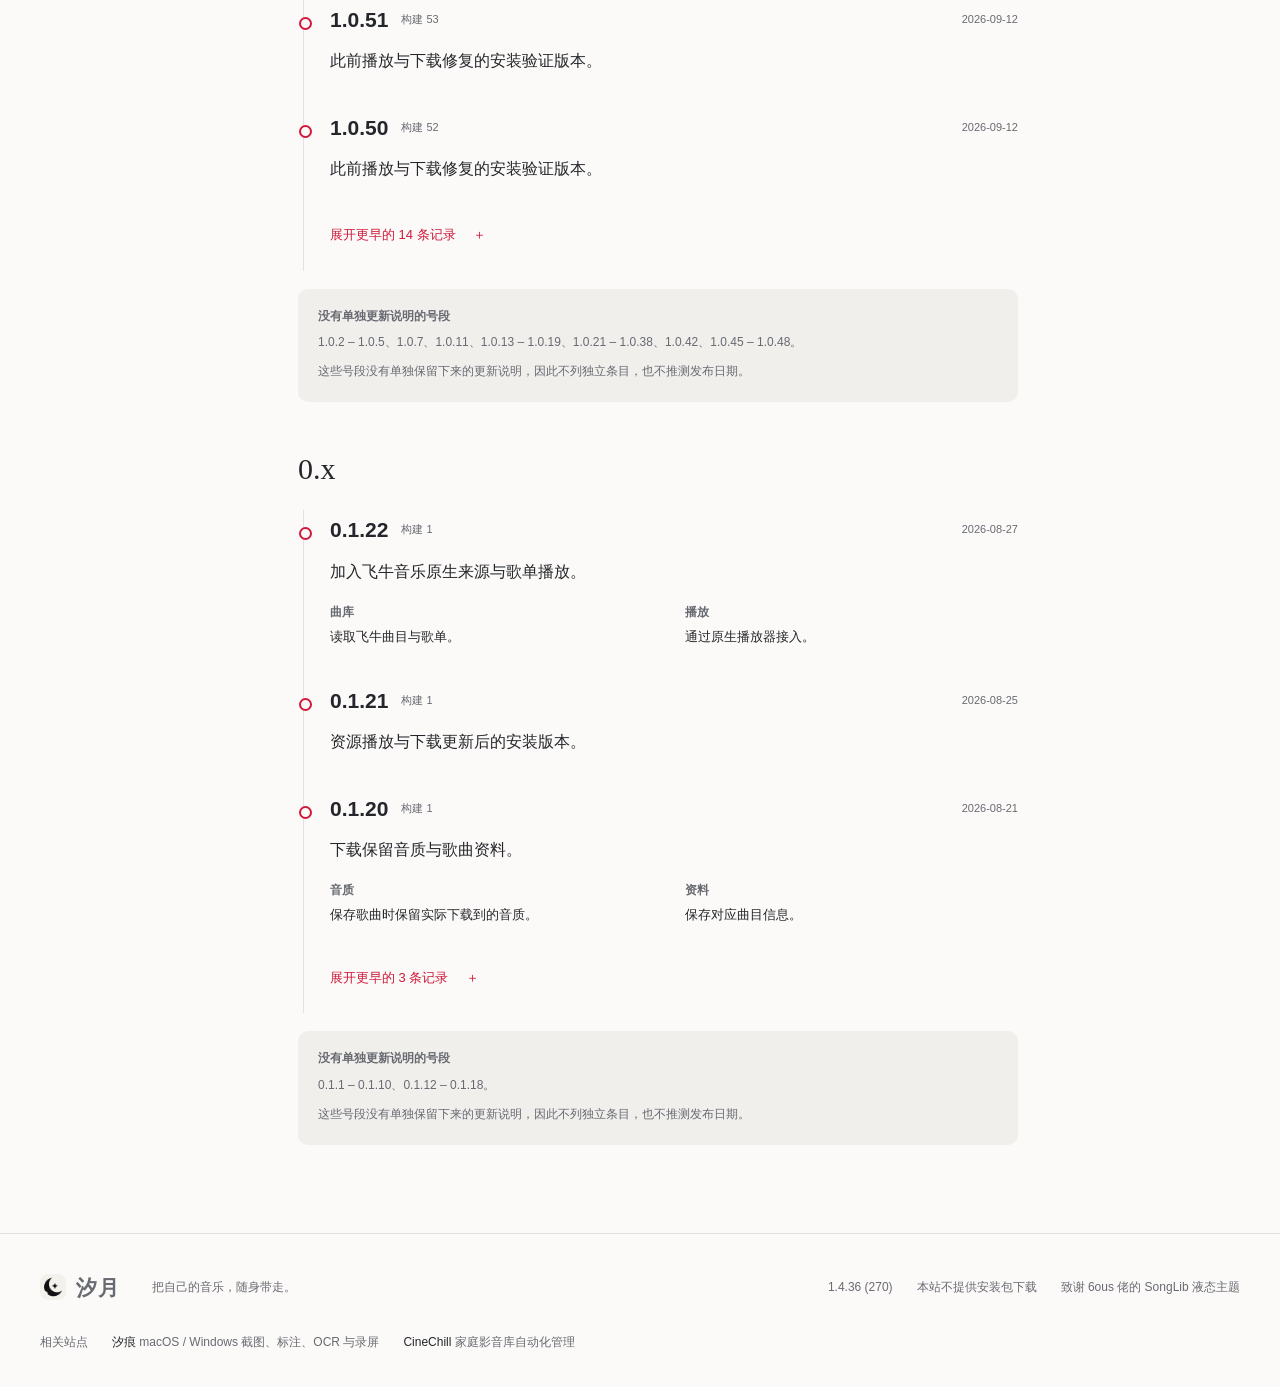
<file: wiki/changelog.html>
<!doctype html>
<html lang="zh-CN"><head><meta charset="utf-8"><meta name="viewport" content="width=device-width, initial-scale=1">
<meta name="color-scheme" content="light dark"><title>更新日志 · 汐月 Wiki</title>
<meta name="description" content="汐月使用指南：把自己的音乐随身带走。">
<link rel="icon" href="../xiyue/icon.png"><link rel="stylesheet" href="../xiyue/wiki.css">
<script>try{const t=localStorage.getItem('xiyue-wiki-theme');if(t==='light'||t==='dark')document.documentElement.dataset.theme=t;}catch(e){}</script>
<script defer src="../xiyue/search-index.js"></script><script defer src="../xiyue/site.js"></script></head>
<body data-page="changelog"><a class="skip-link" href="#main">跳到正文</a>
<header class="site-header"><div class="header-inner">
<a class="brand" href="../index.html" aria-label="汐月 Wiki 首页"><img src="../xiyue/icon.png" alt="" width="30" height="30"><strong>汐月</strong><span>使用指南</span></a>
<nav class="top-nav" aria-label="主要导航"><a href="quickstart.html">指南</a><a href="changelog.html">更新日志</a></nav>
<div class="header-tools"><button class="icon-button theme-toggle" aria-label="切换深浅色"><span aria-hidden="true">◐</span></button>
<button class="search-open" aria-label="搜索站内指南"><span>搜索</span><kbd>⌘ K</kbd></button>
<button class="menu-toggle icon-button" aria-label="打开目录" aria-controls="nav-drawer" aria-expanded="false"><span aria-hidden="true">☰</span></button></div>
</div></header><div class="doc-layout"><aside class="doc-sidebar" aria-label="指南目录"><section class="nav-group"><h2>入门</h2><a href="quickstart.html" >开始使用<span>安装、连接曲库、添加音源</span></a></section><section class="nav-group"><h2>听歌</h2><a href="player.html" >播放页<span>两套主题、歌词与实时频谱</span></a><a href="sound.html" >音质与音效<span>无缝切歌、响度均衡、12 种听感</span></a><a href="discover.html" >发现与搜索<span>榜单、找歌与懂你推荐</span></a></section><section class="nav-group"><h2>阅读</h2><a href="reading.html" >阅读<span>汐墨书架、找书与阅读器</span></a></section><section class="nav-group"><h2>曲库</h2><a href="library.html" >资料库<span>我的音乐、歌单导入、收听统计</span></a><a href="sources.html" >账号与来源<span>飞牛、WebDAV、Plex、Emby</span></a><a href="butler.html" >曲库管家<span>体检、补资料、洗版与整理</span></a></section><section class="nav-group"><h2>进阶</h2><a href="container.html" >汐月容器<span>家里的音源、账号与代下载</span></a><a href="settings.html" >设置<span>外观、日志与备份</span></a></section><section class="nav-group"><h2>帮助</h2><a href="troubleshooting.html" >常见问题<span>按现象查原因</span></a><a href="changelog.html" aria-current="page">更新日志<span>每一个版本的变化</span></a></section></aside><main id="main" class="doc-main"><header class="doc-heading"><p class="kicker">Release Notes</p><h1>每一次变化</h1><p class="lead">从第一首歌，到今天的汐月。<br>记下每一步，让变化看得见。</p></header><nav class="release-filters" aria-label="版本分组"><button class="is-active" data-series="all" aria-pressed="true">全部</button><button data-series="1.4" aria-pressed="false">1.4</button><button data-series="1.3" aria-pressed="false">1.3</button><button data-series="1.2" aria-pressed="false">1.2</button><button data-series="1.1" aria-pressed="false">1.1</button><button data-series="1.0" aria-pressed="false">1.0</button><button data-series="0.1" aria-pressed="false">0.x</button></nav><p class="release-intro">没有单独更新说明的号段合并列在各组末尾；日期和构建号只写已确认的记录。</p><section class="release-group" data-release-group="1.4" id="series-1-4"><h2>1.4</h2><div class="timeline"><article class="release" id="v-1-4-36"><div class="release-meta"><h3>1.4.36</h3><span class="build">构建 270</span><time datetime="2026-10-29">2026-10-29</time></div><p class="release-summary">WebDAV 扫描可同时读取多个目录，服务器限流时自动放慢，曲目顺序保持稳定。</p></article><article class="release" id="v-1-4-35"><div class="release-meta"><h3>1.4.35</h3><span class="build">构建 269</span><time datetime="2026-10-29">2026-10-29</time></div><p class="release-summary">打开曲库页时，WebDAV 正在进行的自动变化检查不再被打断。</p></article><article class="release" id="v-1-4-34"><div class="release-meta"><h3>1.4.34</h3><span class="build">构建 268</span><time datetime="2026-10-29">2026-10-29</time></div><p class="release-summary">回到 App 时自动连接并检查 WebDAV 曲库变化，不必每次手动刷新索引。</p></article><details class="release-archive"><summary>展开更早的 34 条记录 <span aria-hidden="true">＋</span></summary><article class="release" id="v-1-4-33"><div class="release-meta"><h3>1.4.33</h3><span class="build">构建 267</span><time datetime="2026-10-24">2026-10-24</time></div><p class="release-summary">暂停较长时间后继续播放时，会重新准备歌曲并回到原来的位置；短暂停后没有继续播放时也会自动重试。</p></article><article class="release" id="v-1-4-32"><div class="release-meta"><h3>1.4.32</h3><span class="build">构建 266</span><time datetime="2026-10-22">2026-10-22</time></div><p class="release-summary">阅读首页的榜单只有一页时，内容会铺满可用宽度。</p></article><article class="release" id="v-1-4-31"><div class="release-meta"><h3>1.4.31</h3><span class="build">构建 265</span><time datetime="2026-10-22">2026-10-22</time></div><p class="release-summary">阅读首页重新整理了继续阅读、统计、筛选和找书入口。</p></article><article class="release" id="v-1-4-30"><div class="release-meta"><h3>1.4.30</h3><span class="build">构建 264</span><time datetime="2026-10-22">2026-10-22</time></div><p class="release-summary">阅读加入存入小说库、追更和手机删除阅读记录，并在没有书源时说明原因。</p></article><article class="release" id="v-1-4-29"><div class="release-meta"><h3>1.4.29</h3><span class="build">构建 263</span><time datetime="2026-10-21">2026-10-21</time></div><p class="release-summary">搜书时显示书源加载进度，从搜索结果打开书籍时返回更直接。</p></article><article class="release" id="v-1-4-28"><div class="release-meta"><h3>1.4.28</h3><span class="build">构建 262</span><time datetime="2026-10-21">2026-10-21</time></div><p class="release-summary">修复 Emby 部分歌单、歌词和歌曲播放的问题。</p></article><article class="release" id="v-1-4-27"><div class="release-meta"><h3>1.4.27</h3><span class="build">构建 261</span><time datetime="2026-10-20">2026-10-20</time></div><p class="release-summary">修复 Emby 和 Plex 播放时可能误提示来源已删除的问题。</p></article><article class="release" id="v-1-4-26"><div class="release-meta"><h3>1.4.26</h3><span class="build">构建 260</span><time datetime="2026-10-20">2026-10-20</time></div><p class="release-summary">修复 Emby 专辑重复打开和无封面显示，歌单列表只保留歌单。</p></article><article class="release" id="v-1-4-25"><div class="release-meta"><h3>1.4.25</h3><span class="build">构建 259</span><time datetime="2026-10-20">2026-10-20</time></div><p class="release-summary">修复部分情况下 Emby 无法登录的问题。</p></article><article class="release" id="v-1-4-24"><div class="release-meta"><h3>1.4.24</h3><span class="build">构建 258</span><time datetime="2026-10-20">2026-10-20</time></div><p class="release-summary">改进 Emby 和 Plex 服务器连接，部分地址无法连接时会再尝试。</p></article><article class="release" id="v-1-4-23"><div class="release-meta"><h3>1.4.23</h3><span class="build">构建 257</span><time datetime="2026-10-20">2026-10-20</time></div><p class="release-summary">阅读外网地址会自动去掉多余的页面部分，填错时给出对应提示；汐墨默认端口改为 8791。</p></article><article class="release" id="v-1-4-22"><div class="release-meta"><h3>1.4.22</h3><span class="build">构建 256</span><time datetime="2026-10-20">2026-10-20</time></div><p class="release-summary">阅读器正式启用，打开文字书、本地电子书和漫画时使用新的阅读界面。</p></article><article class="release" id="v-1-4-21"><div class="release-meta"><h3>1.4.21</h3><span class="build">构建 255</span><time datetime="2026-10-20">2026-10-20</time></div><p class="release-summary">阅读支持在家多预存章节，也可以下载整本书。</p></article><article class="release" id="v-1-4-20"><div class="release-meta"><h3>1.4.20</h3><span class="build">构建 254</span><time datetime="2026-10-20">2026-10-20</time></div><p class="release-summary">本地 CBZ 漫画可以在阅读器中打开；添加服务器时全角字符会按半角识别。</p></article><article class="release" id="v-1-4-19"><div class="release-meta"><h3>1.4.19</h3><span class="build">构建 253</span><time datetime="2026-10-20">2026-10-20</time></div><p class="release-summary">阅读过程中向右滑动翻页时不再误退出书籍。</p></article><article class="release" id="v-1-4-18"><div class="release-meta"><h3>1.4.18</h3><span class="build">构建 252</span><time datetime="2026-10-20">2026-10-20</time></div><p class="release-summary">阅读可预先加载后续章节并保留目录，阅读设置会自动保存地址。</p></article><article class="release" id="v-1-4-17"><div class="release-meta"><h3>1.4.17</h3><span class="build">构建 251</span><time datetime="2026-10-19">2026-10-19</time></div><p class="release-summary">改进本地 EPUB 图片和封面显示，修复重新打开后阅读进度可能回退的问题。</p></article><article class="release" id="v-1-4-16"><div class="release-meta"><h3>1.4.16</h3><span class="build">构建 250</span><time datetime="2026-10-19">2026-10-19</time></div><p class="release-summary">本地 EPUB 可以在新的阅读器中打开，并修复仿真翻页后弹回的问题。</p></article><article class="release" id="v-1-4-15"><div class="release-meta"><h3>1.4.15</h3><span class="build">构建 249</span><time datetime="2026-10-19">2026-10-19</time></div><p class="release-summary">改进阅读正文显示，并修复仿真翻页时可能出现的错页。</p></article><article class="release" id="v-1-4-14"><div class="release-meta"><h3>1.4.14</h3><span class="build">构建 248</span><time datetime="2026-10-19">2026-10-19</time></div><p class="release-summary">阅读器加入仿真翻页，并调整封面与页边距显示。</p></article><article class="release" id="v-1-4-13"><div class="release-meta"><h3>1.4.13</h3><span class="build">构建 247</span><time datetime="2026-10-19">2026-10-19</time></div><p class="release-summary">阅读器支持系统语音和在线朗读，朗读时高亮段落并压低音乐。</p></article><article class="release" id="v-1-4-12"><div class="release-meta"><h3>1.4.12</h3><span class="build">构建 246</span><time datetime="2026-10-18">2026-10-18</time></div><p class="release-summary">阅读器外观设置与阅读界面统一，音乐行显示当前歌曲封面。</p></article><article class="release" id="v-1-4-11"><div class="release-meta"><h3>1.4.11</h3><span class="build">构建 245</span><time datetime="2026-10-18">2026-10-18</time></div><p class="release-summary">阅读正文时收起底部迷你播放条，并改进滚动翻页。</p></article><article class="release" id="v-1-4-10"><div class="release-meta"><h3>1.4.10</h3><span class="build">构建 244</span><time datetime="2026-10-18">2026-10-18</time></div><p class="release-summary">阅读器加入目录、外观、音乐控制和阅读统计。</p></article><article class="release" id="v-1-4-9"><div class="release-meta"><h3>1.4.9</h3><span class="build">构建 243</span><time datetime="2026-10-18">2026-10-18</time></div><p class="release-summary">加入可在设置中开启的新阅读器，支持分页、三种翻页方式和章节预加载。</p></article><article class="release" id="v-1-4-8"><div class="release-meta"><h3>1.4.8</h3><span class="build">构建 242</span><time datetime="2026-10-18">2026-10-18</time></div><p class="release-summary">从设置打开书源等阅读面板时，不再先显示之前的画面。</p></article><article class="release" id="v-1-4-7"><div class="release-meta"><h3>1.4.7</h3><span class="build">构建 241</span><time datetime="2026-10-18">2026-10-18</time></div><p class="release-summary">改进阅读下拉刷新和阅读面板无响应时的处理。</p></article><article class="release" id="v-1-4-6"><div class="release-meta"><h3>1.4.6</h3><span class="build">构建 240</span><time datetime="2026-10-18">2026-10-18</time></div><p class="release-summary">阅读榜单下滑时自动加载更多，请求失败时会尝试另一个已配置的地址。</p></article><article class="release" id="v-1-4-5"><div class="release-meta"><h3>1.4.5</h3><span class="build">构建 239</span><time datetime="2026-10-17">2026-10-17</time></div><p class="release-summary">从设置进入阅读面板时，不再先闪出书架。</p></article><article class="release" id="v-1-4-4"><div class="release-meta"><h3>1.4.4</h3><span class="build">构建 238</span><time datetime="2026-10-17">2026-10-17</time></div><p class="release-summary">修复阅读设置面板打开后可能立即返回的问题。</p></article><article class="release" id="v-1-4-3"><div class="release-meta"><h3>1.4.3</h3><span class="build">构建 237</span><time datetime="2026-10-17">2026-10-17</time></div><p class="release-summary">改进阅读入口的打开速度，并减少设置面板切换时的闪屏。</p></article><article class="release" id="v-1-4-2"><div class="release-meta"><h3>1.4.2</h3><span class="build">构建 236</span><time datetime="2026-10-17">2026-10-17</time></div><p class="release-summary">新增「阅读」标签页，阅读设置加入书源、朗读和书架入口。</p></article><article class="release" id="v-1-4-1"><div class="release-meta"><h3>1.4.1</h3><span class="build">构建 235</span><time datetime="2026-10-16">2026-10-16</time></div><p class="release-summary">阅读页面加入音乐控制行，并更新阅读界面。</p></article><article class="release" id="v-1-4-0"><div class="release-meta"><h3>1.4.0</h3><span class="build">构建 234</span><time datetime="2026-10-16">2026-10-16</time></div><p class="release-summary">汐月接入汐墨阅读服务，可以连接自己的书架。</p></article></details></div></section><section class="release-group" data-release-group="1.3" id="series-1-3"><h2>1.3</h2><div class="timeline"><article class="release" id="v-1-3-57"><div class="release-meta"><h3>1.3.54–1.3.57</h3><span class="build">构建 230–233</span><time datetime="2026-10-16">2026-10-16</time></div><p class="release-summary">修复部分用户首页个人推荐不显示的问题，听歌记录和收藏也能生成推荐；QQ 新歌新碟读取失败后可重新获取，问题诊断记录更完整。</p><p class="release-note">1.3.54–1.3.57 合并说明，构建 230–233。</p></article><article class="release" id="v-1-3-53"><div class="release-meta"><h3>1.3.53</h3><span class="build">构建 229</span><time datetime="2026-10-15">2026-10-15</time></div><p class="release-summary">修复发现页迷你签中「大吉」「末小吉」等多字签级显示不全的问题。</p></article><article class="release" id="v-1-3-52"><div class="release-meta"><h3>1.3.50–1.3.52</h3><span class="build">构建 226–228</span><time datetime="2026-10-15">2026-10-15</time></div><p class="release-summary">修复 WebDAV 连续播放中途可能停住的问题，新增随季节变化的每日观音签，点按展开、缩回，当天结果保持不变。</p><p class="release-note">1.3.50–1.3.52 合并说明；1.3.50、1.3.51 未找到独立变更记录。</p></article><details class="release-archive"><summary>展开更早的 45 条记录 <span aria-hidden="true">＋</span></summary><article class="release" id="v-1-3-49"><div class="release-meta"><h3>1.3.49</h3><span class="build">构建 225</span><time datetime="2026-10-14">2026-10-14</time></div><p class="release-summary">修复长歌名滚动可能导致进入搜索页后无响应的问题。</p></article><article class="release" id="v-1-3-48"><div class="release-meta"><h3>1.3.48</h3><span class="build">构建 224</span><time datetime="2026-10-14">2026-10-14</time></div><p class="release-summary">咪咕音乐支持在线榜单和推荐歌单。</p></article><article class="release" id="v-1-3-47"><div class="release-meta"><h3>1.3.47</h3><span class="build">构建 223</span><time datetime="2026-10-14">2026-10-14</time></div><p class="release-summary">发现页推荐跟随资料库选中的曲库来源，曲库中没有的歌曲会尝试通过自备音源插件在线寻找同一首歌。</p></article><article class="release" id="v-1-3-46"><div class="release-meta"><h3>1.3.46</h3><span class="build">构建 222</span><time datetime="2026-10-14">2026-10-14</time></div><p class="release-summary">榜单和在线歌单按资料库选中的飞牛、WebDAV、Emby 或 Plex 来源对照歌曲，修正 WebDAV 歌曲的识别。</p></article><article class="release" id="v-1-3-45"><div class="release-meta"><h3>1.3.45</h3><span class="build">构建 221</span><time datetime="2026-10-14">2026-10-14</time></div><p class="release-summary">「猜你喜欢」列表最多展示 10 首，搜索框保持显示并在点按后弹出键盘，精选歌单名称、封面按钮对齐和轮播卡片返回后的显示得到修正。</p></article><article class="release" id="v-1-3-44"><div class="release-meta"><h3>1.3.44</h3><span class="build">构建 220</span><time datetime="2026-10-14">2026-10-14</time></div><p class="release-summary">发现页歌曲行显示平台提供的收藏数，并增加喜欢和加入歌单按钮，修正新货架的灰色块显示。</p></article><article class="release" id="v-1-3-43"><div class="release-meta"><h3>1.3.43</h3><span class="build">构建 219</span><time datetime="2026-10-14">2026-10-14</time></div><p class="release-summary">发现页优先展示 QQ 音乐内容并去掉来源切换按钮，歌曲行整行可点按播放，歌单封面显示更完整。</p></article><article class="release" id="v-1-3-42"><div class="release-meta"><h3>1.3.41–1.3.42</h3><span class="build">构建 217–218</span><time datetime="2026-10-14">2026-10-14</time></div><p class="release-summary">发现页加入运势与猜你喜欢轮播、为你推荐、相似歌曲、飙升榜、新歌新碟和我的歌单，搜索页加入在线榜单及歌单播放量、收藏量，资料库增加最近添加和三张收听统计卡。</p><p class="release-note">1.3.41–1.3.42 合并说明，构建 217–218；播放失败时的诊断记录也更详细。</p></article><article class="release" id="v-1-3-40"><div class="release-meta"><h3>1.3.40</h3><span class="build">构建 216</span><time datetime="2026-10-13">2026-10-13</time></div><p class="release-summary">修正播放条封面比例，搜索页增加推荐歌单栏，歌手页增加专辑货架，专辑卡统一使用方形封面。</p></article><article class="release" id="v-1-3-39"><div class="release-meta"><h3>1.3.39</h3><span class="build">构建 215</span><time datetime="2026-10-13">2026-10-13</time></div><p class="release-summary">改进大曲库中歌手分组、歌曲列表和搜索的浏览响应。</p></article><article class="release" id="v-1-3-38"><div class="release-meta"><h3>1.3.38</h3><span class="build">构建 214</span><time datetime="2026-10-13">2026-10-13</time></div><p class="release-summary">保存飞牛连接后保留已读取的曲库，大批歌曲分批加入队列，增加家庭网络诊断，并移除飞牛和 WebDAV 连接表单中的内网 HTTPS 开关。</p></article><article class="release" id="v-1-3-37"><div class="release-meta"><h3>1.3.37</h3><span class="build">构建 213</span><time datetime="2026-10-12">2026-10-12</time></div><p class="release-summary">飞牛整库读取不再因离开页面中断，发现页和资料库共用已有内容，有本机缓存时先显示再更新。</p></article><article class="release" id="v-1-3-36"><div class="release-meta"><h3>1.3.36</h3><span class="build">构建 212</span><time datetime="2026-10-12">2026-10-12</time></div><p class="release-summary">备份只包含配置并加密，不含歌曲、收藏和歌单，备份或恢复失败时会显示原因。</p></article><article class="release" id="v-1-3-35"><div class="release-meta"><h3>1.3.35</h3><span class="build">构建 211</span><time datetime="2026-10-12">2026-10-12</time></div><p class="release-summary">改进大曲库中的点歌响应。</p></article><article class="release" id="v-1-3-34"><div class="release-meta"><h3>1.3.34</h3><span class="build">构建 210</span><time datetime="2026-10-12">2026-10-12</time></div><p class="release-summary">iOS 26 及以上，有当前歌曲时，设置页底部留出更多滚动空间，大屏上播放条也能收进去。</p></article><article class="release" id="v-1-3-33"><div class="release-meta"><h3>1.3.32–1.3.33</h3><span class="build">构建 208–209</span><time datetime="2026-10-12">2026-10-12</time></div><p class="release-summary">从 1.3.33 起，App 改名「汐月」并更换图标，珍珠白的开场中满月渐变成月牙。</p><p class="release-note">1.3.32–1.3.33 合并说明；1.3.32 未找到独立提交或安装归档。</p></article><article class="release" id="v-1-3-31"><div class="release-meta"><h3>1.3.31</h3><span class="build">构建 207</span><time datetime="2026-10-10">2026-10-10</time></div><p class="release-summary">回到发现页时复用近期读取的飞牛曲库，减少重复读取；卡顿记录更细，滑动时取消的封面请求不再算成错误。</p></article><article class="release" id="v-1-3-30"><div class="release-meta"><h3>1.3.30</h3><span class="build">构建 206</span><time datetime="2026-10-10">2026-10-10</time></div><p class="release-summary">减少切歌、搜索结果和曲库浏览中的重复处理，改进锁屏封面的更新方式；新增短暂卡顿记录，方便排查。</p></article><article class="release" id="v-1-3-29"><div class="release-meta"><h3>1.3.29</h3><span class="build">构建 205</span><time datetime="2026-10-10">2026-10-10</time></div><p class="release-summary">Emby、Plex 的数量暂时读不到时，稍后重新进入资料库或回到 App 会自动重试；搜索后点歌会继续补入曲库里的后续歌曲。</p></article><article class="release" id="v-1-3-28"><div class="release-meta"><h3>1.3.28</h3><span class="build">构建 204</span><time datetime="2026-10-10">2026-10-10</time></div><p class="release-summary">WebDAV 来源也能在资料库里直接浏览歌曲、专辑和歌手，并显示数量；刚打开 App 时，WebDAV 歌词不再因曲库尚未就绪而误报离线。</p></article><article class="release" id="v-1-3-27"><div class="release-meta"><h3>1.3.27</h3><span class="build">构建 203</span><time datetime="2026-10-10">2026-10-10</time></div><p class="release-summary">资料库的「曲库」可以在已添加的飞牛、Emby、Plex、WebDAV 来源之间切换，并记住上次选择。</p></article><article class="release" id="v-1-3-26"><div class="release-meta"><h3>1.3.26</h3><span class="build">构建 202</span><time datetime="2026-10-09">2026-10-09</time></div><p class="release-summary">SongLib 里还没唱到的歌词模糊减轻，看起来更清楚。</p></article><article class="release" id="v-1-3-25"><div class="release-meta"><h3>1.3.25</h3><span class="build">构建 201</span><time datetime="2026-10-09">2026-10-09</time></div><p class="release-summary">WebDAV 歌曲改过标签后，文件内的封面显示成占位图时，汐乐会在读取封面时尝试自动恢复。</p></article><article class="release" id="v-1-3-24"><div class="release-meta"><h3>1.3.24</h3><span class="build">构建 200</span><time datetime="2026-10-09">2026-10-09</time></div><p class="release-summary">在资料库搜索后点一首歌，队列按未搜索时的完整列表从这首往下放，不再只剩搜索结果。</p></article><article class="release" id="v-1-3-23"><div class="release-meta"><h3>1.3.23</h3><span class="build">构建 199</span><time datetime="2026-10-09">2026-10-09</time></div><p class="release-summary">SongLib 歌词面板加入跟唱的七彩星星和淡淡残影，还没唱到的歌词轻微模糊。</p><p class="release-note">198 未单独发布，修正版 199 一起发布</p></article><article class="release" id="v-1-3-22"><div class="release-meta"><h3>1.3.22</h3><span class="build">构建 197</span><time datetime="2026-10-09">2026-10-09</time></div><p class="release-summary">曲库管家不再因把文件误判成文件夹而删除失败或误报写入权限；设置 WebDAV 资料库目录时，个别过大的封面或歌词不会再让整次索引作废，失败原因会写进日志。</p></article><article class="release" id="v-1-3-21"><div class="release-meta"><h3>1.3.21</h3><span class="build">构建 196</span><time datetime="2026-10-06">2026-10-06</time></div><p class="release-summary">五个平台的歌单，一起导入。</p><div class="release-details"><section><h4>歌单迁移</h4><p>QQ、网易云、酷我、酷狗与汽水分享链接统一进入导入流程。</p></section><section><h4>汽水匹配</h4><p>汽水歌曲在可用的 QQ 与网易云来源中对歌，没对上的单独列出。</p></section></div></article><article class="release" id="v-1-3-20"><div class="release-meta"><h3>1.3.20</h3><span class="build">构建 195</span><time datetime="2026-10-06">2026-10-06</time></div><p class="release-summary">外文歌手保留英文名并加中文别名，专辑改名更可靠</p><p class="release-note">未单独出包，随 1.3.21 发布</p><div class="release-details"><section><h4>歌手名称</h4><p>保留英文艺名，同时补充匹配到的中文别名。</p></section><section><h4>专辑整理</h4><p>修改专辑名后，曲库能及时显示新名字。</p></section></div></article><article class="release" id="v-1-3-19"><div class="release-meta"><h3>1.3.19</h3><span class="build">构建 194</span><time datetime="2026-10-06">2026-10-06</time></div><p class="release-summary">体检只提示能处理的问题；处理过、保留的、确实找不到的不再重复提示，没查成的下次再查</p><div class="release-details"><section><h4>统一体检</h4><p>处理过、保留的、确实找不到的问题不再重复提示，也可以重新检查。</p></section><section><h4>失败重试</h4><p>断网或没查成的，下次会再查。</p></section></div></article><article class="release" id="v-1-3-18"><div class="release-meta"><h3>1.3.18</h3><span class="build">构建 193</span><time datetime="2026-10-06">2026-10-06</time></div><p class="release-summary">无缝切歌可以跳过首尾静音</p><div class="release-details"><section><h4>播放衔接</h4><p>下一首准备好后再渐渐切过去。</p></section><section><h4>静音交接</h4><p>歌曲结尾安静下来时，提前接上下一首。</p></section></div></article><article class="release" id="v-1-3-17"><div class="release-meta"><h3>1.3.17</h3><span class="build">构建 192</span><time datetime="2026-10-06">2026-10-06</time></div><p class="release-summary">播放页切换音效只为当前歌曲记住。</p><div class="release-details"><section><h4>单曲设置</h4><p>在播放页切换音效只影响并保存当前曲目。</p></section><section><h4>默认听感</h4><p>设置页提供默认音效，未单独设置的歌曲使用默认值。</p></section></div></article><article class="release" id="v-1-3-15"><div class="release-meta"><h3>1.3.15</h3><span class="build">构建 190</span><time datetime="2026-10-06">2026-10-06</time></div><p class="release-summary">音效换成 12 个听感选项。</p><div class="release-details"><section><h4>听感模板</h4><p>加入清澈人声、超重低音、HiFi 现场、环绕、黑胶和深夜模式等模板。</p></section><section><h4>微调</h4><p>低音、高音、宽度和空间感继续可单独调节。</p></section></div></article><article class="release" id="v-1-3-12"><div class="release-meta"><h3>1.3.12</h3><span class="build">构建 187</span><time datetime="2026-10-06">2026-10-06</time></div><p class="release-summary">加入音效处理和按歌保存。</p><div class="release-details"><section><h4>音效</h4><p>提供初版听感模板与低音、高音、宽度和空间感调整。</p></section><section><h4>隐私</h4><p>单曲音效保存在手机上，记录里不会写入路径和歌名。</p></section></div></article><article class="release" id="v-1-3-11"><div class="release-meta"><h3>1.3.11</h3><span class="build">构建 186</span><time datetime="2026-10-06">2026-10-06</time></div><p class="release-summary">飞牛的歌一开播就能用上响度数据；存到 NAS 的歌带上回放增益</p><div class="release-details"><section><h4>即时匹配</h4><p>优先读取保存记录，必要时与容器测量表核对。</p></section><section><h4>保存到 NAS</h4><p>保存副本保留回放增益，下次播放可使用。</p></section></div></article><article class="release" id="v-1-3-10"><div class="release-meta"><h3>1.3.10</h3><span class="build">构建 185</span><time datetime="2026-10-06">2026-10-06</time></div><p class="release-summary">该版曾试验手机测量在线歌曲响度，方案后来停用；当前指南不将它列为功能。</p></article><article class="release" id="v-1-3-9"><div class="release-meta"><h3>1.3.9</h3><span class="build">构建 184</span><time datetime="2026-10-05">2026-10-05</time></div><p class="release-summary">曲库体检正式版，新歌响度即时生效。</p><div class="release-details"><section><h4>体检</h4><p>将可处理的问题整理成入口，并统一无法测量的中文原因。</p></section><section><h4>新歌</h4><p>新下载歌曲的响度结果可及时接入，没测量的曲目给出说明。</p></section></div></article><article class="release" id="v-1-3-8"><div class="release-meta"><h3>1.3.8</h3><span class="build">构建 183</span><time datetime="2026-10-05">2026-10-05</time></div><p class="release-summary">曲库管家可写入响度标签并与飞牛核对。</p><div class="release-details"><section><h4>标签写入</h4><p>只写回放增益，不改变声音，保留修改时间。</p></section><section><h4>状态反馈</h4><p>测量和写入期间显示进度，异常结束及时停止等待。</p></section></div></article><article class="release" id="v-1-3-7"><div class="release-meta"><h3>1.3.7</h3><span class="build">构建 182</span><time datetime="2026-10-05">2026-10-05</time></div><p class="release-summary">加入响度均衡，播放页可直接切换音效</p><div class="release-details"><section><h4>播放增益</h4><p>按响度数据自动调节音量，同时避免声音过大。</p></section><section><h4>操作入口</h4><p>播放页可查看当前响度状态。</p></section></div></article><article class="release" id="v-1-3-6"><div class="release-meta"><h3>1.3.6</h3><span class="build">构建 181</span><time datetime="2026-10-05">2026-10-05</time></div><p class="release-summary">自然播完时无缝衔接下一首，淡入淡出时长可调，同专辑保持原样衔接</p><div class="release-details"><section><h4>交叉淡化</h4><p>下一首准备好后渐渐切过去，前后音量自然衔接。</p></section><section><h4>同专辑</h4><p>同专辑相邻歌曲保持原样衔接，其他歌曲可以选择淡入淡出时长。</p></section></div></article><article class="release" id="v-1-3-5"><div class="release-meta"><h3>1.3.5</h3><span class="build">构建 180</span><time datetime="2026-10-05">2026-10-05</time></div><p class="release-summary">开着代理也能正确判断在家；打开 App 直接接着播</p><div class="release-details"><section><h4>网络判断</h4><p>局域网探测避开系统代理。</p></section><section><h4>启动播放</h4><p>继续上次的队列，刚打开 App 时也能自动开播。</p></section></div></article><article class="release" id="v-1-3-4"><div class="release-meta"><h3>1.3.4</h3><span class="build">构建 179</span><time datetime="2026-10-05">2026-10-05</time></div><p class="release-summary">在外开代理时，飞牛不再被误判为在家</p></article><article class="release" id="v-1-3-3"><div class="release-meta"><h3>1.3.3</h3><span class="build">构建 178</span><time datetime="2026-10-05">2026-10-05</time></div><p class="release-summary">打开就接着播，长歌名循环滚动</p><div class="release-details"><section><h4>自动播放</h4><p>来源准备好且未进入后台时恢复播放。</p></section><section><h4>长标题</h4><p>放不下的标题循环滚动，减少动效时静止。</p></section></div></article><article class="release" id="v-1-3-2"><div class="release-meta"><h3>1.3.2</h3><span class="build">构建 177</span><time datetime="2026-10-05">2026-10-05</time></div><p class="release-summary">拖动更精准；我的音乐汇总手机、飞牛、Plex、Emby 歌单并标注来源</p><div class="release-details"><section><h4>播放</h4><p>拖动使用准确的时间映射。</p></section><section><h4>资料库</h4><p>本机与远端歌单统一展示并标注来源。</p></section></div></article><article class="release" id="v-1-3-1"><div class="release-meta"><h3>1.3.1</h3><span class="build">构建 176</span><time datetime="2026-10-05">2026-10-05</time></div><p class="release-summary">我的音乐里的飞牛歌单显示拼图封面</p></article><article class="release" id="v-1-3-0"><div class="release-meta"><h3>1.3.0</h3><span class="build">构建 175</span><time datetime="2026-10-05">2026-10-05</time></div><p class="release-summary">1.3 第一版：精确拖动与歌单汇总。</p></article></details></div></section><section class="release-group" data-release-group="1.2" id="series-1-2"><h2>1.2</h2><div class="timeline"><article class="release" id="v-1-2-69"><div class="release-meta"><h3>1.2.69</h3><span class="build">构建 174</span><time datetime="2026-10-05">2026-10-05</time></div><p class="release-summary">预缓存下一首，减少切歌等待。</p><div class="release-details"><section><h4>缓存</h4><p>接近结尾时准备顺序中的下一首。</p></section><section><h4>切歌</h4><p>取消不再需要的任务，失败时退回正常播放准备。</p></section></div></article><article class="release" id="v-1-2-68"><div class="release-meta"><h3>1.2.68</h3><span class="build">构建 173</span><time datetime="2026-10-04">2026-10-04</time></div><p class="release-summary">随机播放改为打乱可见队列。</p><div class="release-details"><section><h4>队列顺序</h4><p>一次打乱后按顺序向后播放。</p></section><section><h4>控制</h4><p>上一首和下一首与队列显示一致。</p></section></div></article><article class="release" id="v-1-2-67"><div class="release-meta"><h3>1.2.67</h3><span class="build">构建 172</span><time datetime="2026-10-04">2026-10-04</time></div><p class="release-summary">容器内网端口可自定义。</p><div class="release-details"><section><h4>连接</h4><p>端口与 NAS 端口映射保持一致。</p></section><section><h4>文案</h4><p>连接页面统一使用内网地址与内网端口。</p></section></div></article><details class="release-archive"><summary>展开更早的 67 条记录 <span aria-hidden="true">＋</span></summary><article class="release" id="v-1-2-66"><div class="release-meta"><h3>1.2.66</h3><span class="build">构建 171</span><time datetime="2026-10-04">2026-10-04</time></div><p class="release-summary">没有飞牛连接也能登录汐乐账号。</p><div class="release-details"><section><h4>独立连接</h4><p>填写容器内网或 HTTPS 外网连接即可使用。</p></section><section><h4>兼容</h4><p>已有飞牛连接仍沿用同一主机。</p></section></div></article><article class="release" id="v-1-2-65"><div class="release-meta"><h3>1.2.65</h3><span class="build">构建 170</span><time datetime="2026-10-04">2026-10-04</time></div><p class="release-summary">加入汐乐账号与个人数据同步。</p><div class="release-details"><section><h4>个人空间</h4><p>收听记录、喜欢和歌单按账户区分。</p></section><section><h4>登录状态</h4><p>设置顶部展示登录及当天使用量，换设备会让旧设备重新登录。</p></section></div></article><article class="release" id="v-1-2-64"><div class="release-meta"><h3>1.2.64</h3><span class="build">构建 169</span><time datetime="2026-10-04">2026-10-04</time></div><p class="release-summary">家里音源作为可用来源加入 App。</p><div class="release-details"><section><h4>统一来源</h4><p>手机没有相同脚本也可通过容器播放、下载和取歌词。</p></section><section><h4>兜底</h4><p>手机播放准备失败时可由容器接手。</p></section></div></article><article class="release" id="v-1-2-63"><div class="release-meta"><h3>1.2.63</h3><span class="build">构建 168</span></div><p class="release-summary">App 接入容器管理的音源。</p><div class="release-details"><section><h4>播放与下载</h4><p>已配置容器时，可通过容器播放准备在线歌曲与下载资源。</p></section><section><h4>兼容</h4><p>手机上原来导入的音源仍然能用。</p></section></div></article><article class="release" id="v-1-2-62"><div class="release-meta"><h3>1.2.62</h3><span class="build">构建 167</span><time datetime="2026-10-04">2026-10-04</time></div><p class="release-summary">在线歌听够一半，按设置保存到 NAS。</p><div class="release-details"><section><h4>边听边存</h4><p>实际播放时长达标后由 NAS 保存，拖动和暂停不计入。</p></section><section><h4>去重</h4><p>跳过曲库已有与近期保存的歌曲。</p></section></div></article><article class="release" id="v-1-2-61"><div class="release-meta"><h3>1.2.61</h3><span class="build">构建 166</span><time datetime="2026-10-03">2026-10-03</time></div><p class="release-summary">发现页与详情换成玻璃版式。</p><div class="release-details"><section><h4>发现</h4><p>常听歌曲、轮播与货架统一样式。</p></section><section><h4>详情</h4><p>榜单名次列与播放、随机播放入口更清楚。</p></section></div></article><article class="release" id="v-1-2-60"><div class="release-meta"><h3>1.2.60</h3><span class="build">构建 165</span><time datetime="2026-10-03">2026-10-03</time></div><p class="release-summary">发现页换成玻璃卡片版式（第一版）</p></article><article class="release" id="v-1-2-59"><div class="release-meta"><h3>1.2.59</h3><span class="build">构建 164</span><time datetime="2026-10-03">2026-10-03</time></div><p class="release-summary">加入曲库画像。</p><div class="release-details"><section><h4>分布</h4><p>展示容器已分析歌曲的节拍与语种。</p></section><section><h4>缓存</h4><p>按连接本机缓存，暂不可达时显示上次结果。</p></section></div></article><article class="release" id="v-1-2-58"><div class="release-meta"><h3>1.2.58</h3><span class="build">构建 163</span><time datetime="2026-10-03">2026-10-03</time></div><p class="release-summary">开着代理 代理时音源也能播放。</p><div class="release-details"><section><h4>网络</h4><p>开着代理时，在线音源也能正常播放。</p></section><section><h4>限制</h4><p>继续拦截音源返回的不安全地址。</p></section></div></article><article class="release" id="v-1-2-57"><div class="release-meta"><h3>1.2.57</h3><span class="build">构建 162</span><time datetime="2026-10-03">2026-10-03</time></div><p class="release-summary">资料库玻璃改版与收听统计。</p><div class="release-details"><section><h4>概览</h4><p>一周收听、今天、本周和本月汇总。</p></section><section><h4>统计</h4><p>加入热力图、风格与常听歌手。</p></section></div></article><article class="release" id="v-1-2-56"><div class="release-meta"><h3>1.2.56</h3><span class="build">构建 161</span><time datetime="2026-10-03">2026-10-03</time></div><p class="release-summary">搜索页玻璃改版；下载成功的记录 5 分钟后自动清掉</p><div class="release-details"><section><h4>搜索</h4><p>歌曲、专辑和歌单的结果版式重新整理。</p></section><section><h4>快捷操作</h4><p>歌曲行可喜欢、下载和打开更多操作，完成记录自动清理。</p></section></div></article><article class="release" id="v-1-2-55"><div class="release-meta"><h3>1.2.55</h3><span class="build">构建 160</span></div><p class="release-summary">歌曲行统一为喜欢、下载、更多三个按钮</p></article><article class="release" id="v-1-2-54"><div class="release-meta"><h3>1.2.54</h3><span class="build">构建 159</span></div><p class="release-summary">搜索改版：热门专辑换玻璃卡片、按张对齐</p></article><article class="release" id="v-1-2-53"><div class="release-meta"><h3>1.2.53</h3><span class="build">构建 158</span><time datetime="2026-10-03">2026-10-03</time></div><p class="release-summary">搜索改版第一版，筛选按钮更好点</p></article><article class="release" id="v-1-2-52"><div class="release-meta"><h3>1.2.52</h3><span class="build">构建 157</span><time datetime="2026-10-03">2026-10-03</time></div><p class="release-summary">设置首页、子页和表单换成玻璃卡片。</p><div class="release-details"><section><h4>设置首页</h4><p>常用入口与账号区域重新整理。</p></section><section><h4>子页</h4><p>统一玻璃分组、行样式与说明文字对齐。</p></section></div></article><article class="release" id="v-1-2-51"><div class="release-meta"><h3>1.2.51</h3><span class="build">构建 156</span><time datetime="2026-10-03">2026-10-03</time></div><p class="release-summary">设置页玻璃改版第二版</p></article><article class="release" id="v-1-2-50"><div class="release-meta"><h3>1.2.50</h3><span class="build">构建 155</span><time datetime="2026-10-03">2026-10-03</time></div><p class="release-summary">设置页玻璃改版第一版</p></article><article class="release" id="v-1-2-49"><div class="release-meta"><h3>1.2.49</h3><span class="build">构建 154</span><time datetime="2026-10-02">2026-10-02</time></div><p class="release-summary">弹出页字号统一，处理记录可全部清理。</p><div class="release-details"><section><h4>字号</h4><p>弹出内容遵循同一内容字号范围。</p></section><section><h4>记录</h4><p>清理记录不自动撤销既有修改。</p></section></div></article><article class="release" id="v-1-2-48"><div class="release-meta"><h3>1.2.48</h3><span class="build">构建 153</span><time datetime="2026-10-02">2026-10-02</time></div><p class="release-summary">撤回找歌面板上一版动画试验。</p><div class="release-details"><section><h4>面板</h4><p>回到已确认的彩虹圈视觉。</p></section><section><h4>键盘</h4><p>等面板入场结束后再显示键盘。</p></section></div></article><article class="release" id="v-1-2-47"><div class="release-meta"><h3>1.2.47</h3><span class="build">构建 152</span><time datetime="2026-10-02">2026-10-02</time></div><p class="release-summary">找歌面板动画试验已在下一版撤回，不作为当前功能。</p></article><article class="release" id="v-1-2-46"><div class="release-meta"><h3>1.2.46</h3><span class="build">构建 151</span><time datetime="2026-10-02">2026-10-02</time></div><p class="release-summary">调整找歌面板打开与键盘的时序。</p><div class="release-details"><section><h4>打开过程</h4><p>排查面板入场时的卡顿。</p></section><section><h4>后续</h4><p>最终键盘时序以 1.2.48 为准。</p></section></div></article><article class="release" id="v-1-2-45"><div class="release-meta"><h3>1.2.45</h3><span class="build">构建 150</span><time datetime="2026-10-02">2026-10-02</time></div><p class="release-summary">AI 不可用时在手机搜已分析曲库。</p><div class="release-details"><section><h4>范围</h4><p>只查容器挂载目录里已分析的歌曲。</p></section><section><h4>回退</h4><p>按歌名与歌手查找，不额外发飞牛搜索请求。</p></section></div></article><article class="release" id="v-1-2-44"><div class="release-meta"><h3>1.2.44</h3><span class="build">构建 149</span><time datetime="2026-10-02">2026-10-02</time></div><p class="release-summary">下载到 NAS 优先交给容器。</p><div class="release-details"><section><h4>代下载</h4><p>容器取得资源并写入曲库。</p></section><section><h4>回退</h4><p>容器下不了时由手机下载再上传。</p></section></div></article><article class="release" id="v-1-2-43"><div class="release-meta"><h3>1.2.43</h3><span class="build">构建 148</span></div><p class="release-summary">存到 NAS 只走汐乐容器，失败时说明原因</p></article><article class="release" id="v-1-2-42"><div class="release-meta"><h3>1.2.42</h3><span class="build">构建 147</span></div><p class="release-summary">存到 NAS 失败时自动改由手机下载</p></article><article class="release" id="v-1-2-41"><div class="release-meta"><h3>1.2.41</h3><span class="build">构建 146</span></div><p class="release-summary">可以把下载交给 NAS，失败自动回到手机</p></article><article class="release" id="v-1-2-40"><div class="release-meta"><h3>1.2.40</h3><span class="build">构建 145</span><time datetime="2026-10-02">2026-10-02</time></div><p class="release-summary">飞牛转码更新，推荐加入很久没听与时段常听。</p><div class="release-details"><section><h4>转码</h4><p>读取可用清单并保持心跳。</p></section><section><h4>推荐</h4><p>规则增加久未收听与时间段偏好。</p></section></div></article><article class="release" id="v-1-2-39"><div class="release-meta"><h3>1.2.39</h3><span class="build">构建 144</span><time datetime="2026-10-01">2026-10-01</time></div><p class="release-summary">放不了的歌曲自动切到下一首。</p><div class="release-details"><section><h4>播放</h4><p>在符合条件时继续队列。</p></section><section><h4>诊断</h4><p>失败日志保留，便于查原因。</p></section></div></article><article class="release" id="v-1-2-38"><div class="release-meta"><h3>1.2.38</h3><span class="build">构建 143</span><time datetime="2026-10-01">2026-10-01</time></div><p class="release-summary">改进飞牛转码等待，洗版可关闭音质核对。</p><div class="release-details"><section><h4>转码</h4><p>等待清单可读再开始播放。</p></section><section><h4>洗版</h4><p>增加是否核对音质的选择。</p></section></div></article><article class="release" id="v-1-2-37"><div class="release-meta"><h3>1.2.37</h3><span class="build">构建 142</span><time datetime="2026-10-01">2026-10-01</time></div><p class="release-summary">记住洗过和无需再洗的歌曲。</p><div class="release-details"><section><h4>按档位记录</h4><p>已到目标档位的不重复列出。</p></section><section><h4>重查</h4><p>结果记录服务于后续过滤。</p></section></div></article><article class="release" id="v-1-2-36"><div class="release-meta"><h3>1.2.36</h3><span class="build">构建 141</span><time datetime="2026-10-01">2026-10-01</time></div><p class="release-summary">洗版跳过已到目标档位的歌。</p><div class="release-details"><section><h4>目标音质</h4><p>加入更高档位的选择。</p></section><section><h4>后续刷新</h4><p>完成后处理旧文件并重新扫描。</p></section></div></article><article class="release" id="v-1-2-35"><div class="release-meta"><h3>1.2.35</h3><span class="build">构建 140</span><time datetime="2026-10-01">2026-10-01</time></div><p class="release-summary">找歌结果滚动时减少背景动画负担。</p><div class="release-details"><section><h4>面板</h4><p>滚动时暂停光环动画。</p></section><section><h4>标签</h4><p>精简来源标签的渲染。</p></section></div></article><article class="release" id="v-1-2-34"><div class="release-meta"><h3>1.2.34</h3><span class="build">构建 139</span><time datetime="2026-10-01">2026-10-01</time></div><p class="release-summary">找歌面板减少重绘，曲库与在线查找并行。</p><div class="release-details"><section><h4>响应</h4><p>各部分结果可分别返回。</p></section><section><h4>设置</h4><p>AI 助手入口移到设置。</p></section></div></article><article class="release" id="v-1-2-33"><div class="release-meta"><h3>1.2.33</h3><span class="build">构建 138</span><time datetime="2026-10-01">2026-10-01</time></div><p class="release-summary">容器支持离家连接的阶段版本。</p><div class="release-details"><section><h4>远程访问</h4><p>支持外网访问分析服务。</p></section><section><h4>后续</h4><p>App 登录现已统一使用汐乐账号。</p></section></div></article><article class="release" id="v-1-2-32"><div class="release-meta"><h3>1.2.32</h3><span class="build">构建 137</span><time datetime="2026-10-01">2026-10-01</time></div><p class="release-summary">发现页下拉打开找歌面板。</p><div class="release-details"><section><h4>入口</h4><p>下拉呼出玻璃面板。</p></section><section><h4>结果</h4><p>支持选择平台查看候选。</p></section></div></article><article class="release" id="v-1-2-31"><div class="release-meta"><h3>1.2.31</h3><span class="build">构建 136</span><time datetime="2026-10-01">2026-10-01</time></div><p class="release-summary">曲库标签检查加入规则与 AI 辅助。</p><div class="release-details"><section><h4>检查</h4><p>使用规则检查现有曲目资料。</p></section><section><h4>可选服务</h4><p>AI 能力取决于个人配置。</p></section></div></article><article class="release" id="v-1-2-30"><div class="release-meta"><h3>1.2.30</h3><span class="build">构建 135</span><time datetime="2026-10-01">2026-10-01</time></div><p class="release-summary">发现页支持说一句找歌。</p><div class="release-details"><section><h4>自然语言</h4><p>从已分析曲库挑选歌曲。</p></section><section><h4>在线</h4><p>同时可以推荐平台曲目。</p></section></div></article><article class="release" id="v-1-2-29"><div class="release-meta"><h3>1.2.29</h3><span class="build">构建 134</span><time datetime="2026-10-01">2026-10-01</time></div><p class="release-summary">收听记录帮助选择喜欢与相似歌曲种子。</p><div class="release-details"><section><h4>收听</h4><p>以有效听歌时长统计。</p></section><section><h4>推荐</h4><p>已有喜欢用于相似歌曲。</p></section></div></article><article class="release" id="v-1-2-28"><div class="release-meta"><h3>1.2.28</h3><span class="build">构建 133</span><time datetime="2026-10-01">2026-10-01</time></div><p class="release-summary">洗版与相似歌曲功能汇总到同一版本。</p><div class="release-details"><section><h4>整理</h4><p>洗版、回收站和文件夹扫描。</p></section><section><h4>推荐</h4><p>延续曲库听感推荐。</p></section></div></article><article class="release" id="v-1-2-27"><div class="release-meta"><h3>1.2.27</h3><span class="build">构建 132</span><time datetime="2026-10-01">2026-10-01</time></div><p class="release-summary">加入相似歌曲货架。</p><div class="release-details"><section><h4>听感</h4><p>使用曲库分析结果匹配相似歌曲。</p></section><section><h4>起播</h4><p>减少在家连接等待。</p></section></div></article><article class="release" id="v-1-2-26"><div class="release-meta"><h3>1.2.26</h3><span class="build">构建 131</span></div><p class="release-summary">在家起播更快</p></article><article class="release" id="v-1-2-25"><div class="release-meta"><h3>1.2.25</h3><span class="build">构建 130</span></div><p class="release-summary">加入「听感相近」推荐（需要汐乐容器）</p></article><article class="release" id="v-1-2-24"><div class="release-meta"><h3>1.2.24</h3><span class="build">构建 129</span><time datetime="2026-10-01">2026-10-01</time></div><p class="release-summary">懂你推荐加入「最近循环」和「常听歌手」</p></article><article class="release" id="v-1-2-23"><div class="release-meta"><h3>1.2.23</h3><span class="build">构建 128</span><time datetime="2026-09-30">2026-09-30</time></div><p class="release-summary">减少列表与播放页的重复处理。</p><div class="release-details"><section><h4>列表</h4><p>减少重复处理与封面加载负担。</p></section><section><h4>播放</h4><p>整理高频状态更新的更新范围。</p></section></div></article><article class="release" id="v-1-2-22"><div class="release-meta"><h3>1.2.22</h3><span class="build">构建 127</span><time datetime="2026-09-30">2026-09-30</time></div><p class="release-summary">洗版与播放、列表改进合在一起的测试版。</p></article><article class="release" id="v-1-2-21"><div class="release-meta"><h3>1.2.21</h3><span class="build">构建 126</span><time datetime="2026-09-30">2026-09-30</time></div><p class="release-summary">减少列表与播放页的重复处理。</p><div class="release-details"><section><h4>观察</h4><p>与优化前的对照包记录相同操作。</p></section><section><h4>优化</h4><p>减少列表与播放页重复工作，不宣称固定提速比例。</p></section></div></article><article class="release" id="v-1-2-20"><div class="release-meta"><h3>1.2.20</h3><span class="build">构建 125</span><time datetime="2026-09-30">2026-09-30</time></div><p class="release-summary">第一批性能优化的对照包，功能沿用此前版本。</p></article><article class="release" id="v-1-2-19"><div class="release-meta"><h3>1.2.19</h3><span class="build">构建 124</span><time datetime="2026-09-30">2026-09-30</time></div><p class="release-summary">曲库管家加入洗版。</p><div class="release-details"><section><h4>选择</h4><p>搜索目标音质并预览候选。</p></section><section><h4>替换</h4><p>下载校验后替换，旧文件可回收。</p></section></div></article><article class="release" id="v-1-2-18"><div class="release-meta"><h3>1.2.18</h3><span class="build">构建 123</span><time datetime="2026-09-29">2026-09-29</time></div><p class="release-summary">修正重复判断，飞牛资料跟着文件变更。</p><div class="release-details"><section><h4>判重</h4><p>结合文件夹扫描处理飞牛合并显示的副本。</p></section><section><h4>同步</h4><p>迁移歌曲资料、喜欢和歌单关联。</p></section></div></article><article class="release" id="v-1-2-17"><div class="release-meta"><h3>1.2.17</h3><span class="build">构建 122</span><time datetime="2026-09-29">2026-09-29</time></div><p class="release-summary">外文歌手汉化。</p><div class="release-details"><section><h4>预览</h4><p>查找平台中文名字，核对后再写入。</p></section><section><h4>保留</h4><p>不确定的匹配可保留原名。</p></section></div></article><article class="release" id="v-1-2-16"><div class="release-meta"><h3>1.2.16</h3><span class="build">构建 121</span><time datetime="2026-09-29">2026-09-29</time></div><p class="release-summary">曲库管家加入文件夹扫描。</p><div class="release-details"><section><h4>扫描</h4><p>发现未被飞牛单独显示的文件。</p></section><section><h4>工具</h4><p>为判重、歌词和封面补齐提供目录入口。</p></section></div></article><article class="release" id="v-1-2-15"><div class="release-meta"><h3>1.2.15</h3><span class="build">构建 120</span><time datetime="2026-09-29">2026-09-29</time></div><p class="release-summary">洗版前置：飞牛扫描、迁移与回收站。</p><div class="release-details"><section><h4>文件变更</h4><p>让曲库在文件变化后刷新。</p></section><section><h4>撤销</h4><p>为旧文件提供回收与恢复路径。</p></section></div></article><article class="release" id="v-1-2-14"><div class="release-meta"><h3>1.2.14</h3><span class="build">构建 119</span><time datetime="2026-09-29">2026-09-29</time></div><p class="release-summary">普通下载逐档降音质，洗版保持严格。</p><div class="release-details"><section><h4>下载</h4><p>高档资源不可用时继续较低档。</p></section><section><h4>洗版</h4><p>升级文件仍按目标质量校验。</p></section></div></article><article class="release" id="v-1-2-13"><div class="release-meta"><h3>1.2.13</h3><span class="build">构建 118</span><time datetime="2026-09-29">2026-09-29</time></div><p class="release-summary">补歌手资料可以改名重查。</p><div class="release-details"><section><h4>照片与简介</h4><p>允许调整搜索名字。</p></section><section><h4>复查</h4><p>保留错误反馈，不把一次失败算成功。</p></section></div></article><article class="release" id="v-1-2-12"><div class="release-meta"><h3>1.2.12</h3><span class="build">构建 117</span><time datetime="2026-09-29">2026-09-29</time></div><p class="release-summary">日志功能收尾，补上飞牛请求失败的记录</p></article><article class="release" id="v-1-2-11"><div class="release-meta"><h3>1.2.11</h3><span class="build">构建 116</span><time datetime="2026-09-29">2026-09-29</time></div><p class="release-summary">修复曲库管家移动文件的问题</p></article><article class="release" id="v-1-2-10"><div class="release-meta"><h3>1.2.10</h3><span class="build">构建 115</span><time datetime="2026-09-29">2026-09-29</time></div><p class="release-summary">加入日志收集与付费专辑状态识别。</p><div class="release-details"><section><h4>诊断</h4><p>日志可整理和分享，敏感信息不写入公开说明。</p></section><section><h4>权益</h4><p>保留平台返回的付费状态。</p></section></div></article><article class="release" id="v-1-2-9"><div class="release-meta"><h3>1.2.9</h3><span class="build">构建 114</span><time datetime="2026-09-29">2026-09-29</time></div><p class="release-summary">飞牛 APE 转码播放与诊断。</p><div class="release-details"><section><h4>转码</h4><p>系统不能直读的格式走飞牛转码。</p></section><section><h4>排查</h4><p>保留转码阶段的失败信息。</p></section></div></article><article class="release" id="v-1-2-8"><div class="release-meta"><h3>1.2.8</h3><span class="build">构建 113</span><time datetime="2026-09-29">2026-09-29</time></div><p class="release-summary">诊断测试版本，用于核对飞牛播放问题。</p></article><article class="release" id="v-1-2-7"><div class="release-meta"><h3>1.2.7</h3><span class="build">构建 112</span><time datetime="2026-09-28">2026-09-28</time></div><p class="release-summary">WebDAV 在家自动走局域网。</p><div class="release-details"><section><h4>双地址</h4><p>同一曲库可配置内外网入口。</p></section><section><h4>索引</h4><p>切换连接不重复创建曲库。</p></section></div></article><article class="release" id="v-1-2-6"><div class="release-meta"><h3>1.2.6</h3><span class="build">构建 111</span><time datetime="2026-09-28">2026-09-28</time></div><p class="release-summary">飞牛在家走局域网，歌词点句跳转。</p><div class="release-details"><section><h4>连接与音质</h4><p>核对酷我返回的实际音质。</p></section><section><h4>歌词</h4><p>SongLib 点击歌词后按句跳转。</p></section></div></article><article class="release" id="v-1-2-5"><div class="release-meta"><h3>1.2.5</h3><span class="build">构建 110</span><time datetime="2026-09-28">2026-09-28</time></div><p class="release-summary">加入 Plex、Emby 与更多播放操作。</p><div class="release-details"><section><h4>来源</h4><p>媒体服务器与飞牛、WebDAV 统一管理。</p></section><section><h4>播放页</h4><p>默认主题的更多操作补齐。</p></section></div></article><article class="release" id="v-1-2-4"><div class="release-meta"><h3>1.2.4</h3><span class="build">构建 109</span><time datetime="2026-09-28">2026-09-28</time></div><p class="release-summary">统一账号与来源管理页面。</p><div class="release-details"><section><h4>连接</h4><p>飞牛与 WebDAV 添加、编辑入口整理。</p></section><section><h4>清理</h4><p>重复文件增加明确的删除选择。</p></section></div></article><article class="release" id="v-1-2-3"><div class="release-meta"><h3>1.2.3</h3><span class="build">构建 108</span><time datetime="2026-09-28">2026-09-28</time></div><p class="release-summary">歌词工具与默认主题的更多菜单。</p><div class="release-details"><section><h4>歌词</h4><p>整理歌词时间调整和操作入口。</p></section><section><h4>布局</h4><p>修正旧系统的迷你播放条遮挡确认栏。</p></section></div></article><article class="release" id="v-1-2-2"><div class="release-meta"><h3>1.2.2</h3><span class="build">构建 107</span><time datetime="2026-09-28">2026-09-28</time></div><p class="release-summary">所选音质不可用时逐档降级。</p><div class="release-details"><section><h4>重试</h4><p>按歌曲和音源支持的实际档位尝试。</p></section><section><h4>格式</h4><p>播放器不支持的音频格式也进入降档路径。</p></section></div></article><article class="release" id="v-1-2-1"><div class="release-meta"><h3>1.2.1</h3><span class="build">构建 106</span><time datetime="2026-09-28">2026-09-28</time></div><p class="release-summary">改善 QQ 歌单与酷我榜单封面。</p><div class="release-details"><section><h4>封面</h4><p>修复部分封面无法显示的情况。</p></section><section><h4>播放</h4><p>继续核对酷我曲目的播放档位。</p></section></div></article><article class="release" id="v-1-2-0"><div class="release-meta"><h3>1.2.0</h3><span class="build">构建 105</span><time datetime="2026-09-28">2026-09-28</time></div><p class="release-summary">在线榜单与歌单读取更新。</p><div class="release-details"><section><h4>内容</h4><p>改进酷我和网易云榜单打开情况。</p></section><section><h4>汇总</h4><p>包含此前迷你条、精确拖动与下一首准备的改进。</p></section></div></article></details></div></section><section class="release-group" data-release-group="1.1" id="series-1-1"><h2>1.1</h2><div class="timeline"><article class="release" id="v-1-1-49"><div class="release-meta"><h3>1.1.49</h3><span class="build">构建 104</span><time datetime="2026-09-28">2026-09-28</time></div><p class="release-summary">榜单全部展示，返回保留位置。</p><div class="release-details"><section><h4>发现</h4><p>增加在线歌单货架与榜单数量。</p></section><section><h4>播放</h4><p>酷我榜单的歌曲更容易播放，下一首准备得更快。</p></section></div></article><article class="release" id="v-1-1-48"><div class="release-meta"><h3>1.1.48</h3><span class="build">构建 103</span><time datetime="2026-09-28">2026-09-28</time></div><p class="release-summary">起播不等整首缓存，拖动仍保持准确。</p><div class="release-details"><section><h4>起播</h4><p>减少网络 FLAC 的准备等待。</p></section><section><h4>拖动</h4><p>独立维护准确时间映射。</p></section></div></article><article class="release" id="v-1-1-47"><div class="release-meta"><h3>1.1.47</h3><span class="build">构建 102</span><time datetime="2026-09-27">2026-09-27</time></div><p class="release-summary">迷你播放条改为左右两栏。</p><div class="release-details"><section><h4>布局</h4><p>左侧歌名歌手，右侧当前歌词。</p></section><section><h4>同步</h4><p>继续修复拖动后的歌词对齐。</p></section></div></article><details class="release-archive"><summary>展开更早的 44 条记录 <span aria-hidden="true">＋</span></summary><article class="release" id="v-1-1-46"><div class="release-meta"><h3>1.1.46</h3><span class="build">构建 101</span><time datetime="2026-09-27">2026-09-27</time></div><p class="release-summary">精修月引潮声的水幕与月光。</p><div class="release-details"><section><h4>夜空</h4><p>图标和背景更自然地融合。</p></section><section><h4>潮水</h4><p>调整浪头和水带，启动总时长保持 3 秒。</p></section></div></article><article class="release" id="v-1-1-45"><div class="release-meta"><h3>1.1.45</h3><span class="build">构建 100</span><time datetime="2026-09-27">2026-09-27</time></div><p class="release-summary">月光、名字和潮水落在同一条轴线上。</p><div class="release-details"><section><h4>光影</h4><p>名字出水后进入月光。</p></section><section><h4>画面</h4><p>调整倒影与水面的几何关系。</p></section></div></article><article class="release" id="v-1-1-44"><div class="release-meta"><h3>1.1.44</h3><span class="build">构建 99</span><time datetime="2026-09-27">2026-09-27</time></div><p class="release-summary">启动动画移到独立画面绘制。</p><div class="release-details"><section><h4>渲染</h4><p>减少首页更新与启动动画的竞争。</p></section><section><h4>编排</h4><p>按确认的启动视觉重新排列。</p></section></div></article><article class="release" id="v-1-1-43"><div class="release-meta"><h3>1.1.43</h3><span class="build">构建 98</span><time datetime="2026-09-27">2026-09-27</time></div><p class="release-summary">月引潮声、头像与播放条歌词。</p><div class="release-details"><section><h4>启动</h4><p>统一为约 3 秒的冷启动动画。</p></section><section><h4>播放条</h4><p>有同步歌词时展示当前句，暂停时回到曲目信息。</p></section></div></article><article class="release" id="v-1-1-42"><div class="release-meta"><h3>1.1.42</h3><span class="build">构建 97</span><time datetime="2026-09-27">2026-09-27</time></div><p class="release-summary">月引潮声的初版测试；启动时长在下一版统一调整。</p></article><article class="release" id="v-1-1-41"><div class="release-meta"><h3>1.1.41</h3><span class="build">构建 96</span><time datetime="2026-09-26">2026-09-26</time></div><p class="release-summary">设置首页和主要页面字号比例调整。</p><div class="release-details"><section><h4>设置</h4><p>重新排列常用入口。</p></section><section><h4>版式</h4><p>统一主要列表比例，播放页沿用原样。</p></section></div></article><article class="release" id="v-1-1-40"><div class="release-meta"><h3>1.1.40</h3><span class="build">构建 95</span><time datetime="2026-09-26">2026-09-26</time></div><p class="release-summary">曲库管家可以写回 NAS、清理重复与规范命名。</p><div class="release-details"><section><h4>整理</h4><p>操作前先预览和确认。</p></section><section><h4>文件</h4><p>对应歌词和封面跟随文件变化。</p></section></div></article><article class="release" id="v-1-1-39"><div class="release-meta"><h3>1.1.39</h3><span class="build">构建 94</span><time datetime="2026-09-26">2026-09-26</time></div><p class="release-summary">补封面、歌手照片和简介。</p><div class="release-details"><section><h4>资料</h4><p>公开目录搜索后选择匹配结果。</p></section><section><h4>歌词</h4><p>改进匹配与广告行过滤。</p></section></div></article><article class="release" id="v-1-1-38"><div class="release-meta"><h3>1.1.38</h3><span class="build">构建 93</span><time datetime="2026-09-25">2026-09-25</time></div><p class="release-summary">加入曲库管家与播放时自动补歌词。</p><div class="release-details"><section><h4>曲库工具</h4><p>查找并补齐缺失资料。</p></section><section><h4>播放</h4><p>没有歌词时可按设置自动查找。</p></section></div></article><article class="release" id="v-1-1-37"><div class="release-meta"><h3>1.1.37</h3><span class="build">构建 92</span><time datetime="2026-09-25">2026-09-25</time></div><p class="release-summary">榜单播放入口与说明整理。</p><div class="release-details"><section><h4>播放</h4><p>播放按钮按整张榜单建立队列。</p></section><section><h4>文案</h4><p>简化曲库匹配说明。</p></section></div></article><article class="release" id="v-1-1-36"><div class="release-meta"><h3>1.1.36</h3><span class="build">构建 91</span><time datetime="2026-09-25">2026-09-25</time></div><p class="release-summary">榜单与飞牛曲库对照，可一键补齐。</p><div class="release-details"><section><h4>在库匹配</h4><p>已有曲目使用曲库副本。</p></section><section><h4>缺失项</h4><p>只补齐缺失歌曲。</p></section></div></article><article class="release" id="v-1-1-35"><div class="release-meta"><h3>1.1.35</h3><span class="build">构建 90</span><time datetime="2026-09-25">2026-09-25</time></div><p class="release-summary">SongLib 与发现页更新期间的测试版本，独立说明不足。</p></article><article class="release" id="v-1-1-34"><div class="release-meta"><h3>1.1.34</h3><span class="build">构建 89</span><time datetime="2026-09-25">2026-09-25</time></div><p class="release-summary">发现页海报轮播，设置版式调整。</p><div class="release-details"><section><h4>海报</h4><p>常听歌手使用轮播展示。</p></section><section><h4>设置</h4><p>重新整理功能入口。</p></section></div></article><article class="release" id="v-1-1-33"><div class="release-meta"><h3>1.1.33</h3><span class="build">构建 88</span><time datetime="2026-09-26">2026-09-26</time></div><p class="release-summary">SongLib 波面跟随实时音频频谱。</p><div class="release-details"><section><h4>原声分析</h4><p>依据实际声音驱动波面。</p></section><section><h4>主题</h4><p>保留液态封面取色与歌词布局。</p></section></div></article><article class="release" id="v-1-1-32"><div class="release-meta"><h3>1.1.32</h3><span class="build">构建 87</span><time datetime="2026-09-25">2026-09-25</time></div><p class="release-summary">补齐 SongLib 播放页功能。</p><div class="release-details"><section><h4>工具</h4><p>扩充歌词与播放操作。</p></section><section><h4>主题</h4><p>在默认主题之外提供液态播放页。</p></section></div></article><article class="release" id="v-1-1-31"><div class="release-meta"><h3>1.1.31</h3><span class="build">构建 86</span><time datetime="2026-09-26">2026-09-26</time></div><p class="release-summary">SongLib 播放页第一版。</p><div class="release-details"><section><h4>主题</h4><p>从底部移入的液态播放界面。</p></section><section><h4>切换</h4><p>可在外观设置中选择。</p></section></div></article><article class="release" id="v-1-1-30"><div class="release-meta"><h3>1.1.30</h3><span class="build">构建 85</span><time datetime="2026-09-25">2026-09-25</time></div><p class="release-summary">减少封面重复加载。</p><div class="release-details"><section><h4>封面</h4><p>已经显示过的封面不再反复重新绘制。</p></section><section><h4>校验</h4><p>加载完成时仍检查来源是否有效。</p></section></div></article><article class="release" id="v-1-1-29"><div class="release-meta"><h3>1.1.29</h3><span class="build">构建 84</span><time datetime="2026-09-24">2026-09-24</time></div><p class="release-summary">主要页面标题更紧凑。</p><div class="release-details"><section><h4>版式</h4><p>统一根页面标题比例。</p></section><section><h4>内容</h4><p>让更多列表内容进入首屏。</p></section></div></article><article class="release" id="v-1-1-28"><div class="release-meta"><h3>1.1.28</h3><span class="build">构建 83</span><time datetime="2026-09-24">2026-09-24</time></div><p class="release-summary">歌词与背景重绘优化。</p><div class="release-details"><section><h4>歌词</h4><p>把行更新的更新范围收小。</p></section><section><h4>背景</h4><p>降低背景图解码负担。</p></section></div></article><article class="release" id="v-1-1-27"><div class="release-meta"><h3>1.1.27</h3><span class="build">构建 82</span><time datetime="2026-09-20">2026-09-20</time></div><p class="release-summary">加入最近播放。</p><div class="release-details"><section><h4>记录</h4><p>保留最近收听的曲目。</p></section><section><h4>入口</h4><p>从发现页接着听。</p></section></div></article><article class="release" id="v-1-1-26"><div class="release-meta"><h3>1.1.26</h3><span class="build">构建 81</span><time datetime="2026-09-17">2026-09-17</time></div><p class="release-summary">此前 WebDAV 与播放修复的验证版本。</p></article><article class="release" id="v-1-1-25"><div class="release-meta"><h3>1.1.25</h3><span class="build">构建 80</span><time datetime="2026-09-17">2026-09-17</time></div><p class="release-summary">WebDAV 重复补资料问题的诊断与修正。</p></article><article class="release" id="v-1-1-24"><div class="release-meta"><h3>1.1.24</h3><span class="build">构建 79</span><time datetime="2026-09-17">2026-09-17</time></div><p class="release-summary">WebDAV 界面与诊断的阶段版本，独立说明不足。</p></article><article class="release" id="v-1-1-23"><div class="release-meta"><h3>1.1.23</h3><span class="build">构建 78</span><time datetime="2026-09-17">2026-09-17</time></div><p class="release-summary">WebDAV 目录连接与媒体资料测试版本。</p></article><article class="release" id="v-1-1-22"><div class="release-meta"><h3>1.1.22</h3><span class="build">构建 77</span><time datetime="2026-09-16">2026-09-16</time></div><p class="release-summary">修正 NAS 缺失歌曲资料自动补齐。</p><div class="release-details"><section><h4>写回</h4><p>只补缺失的资料。</p></section><section><h4>恢复</h4><p>沿用现有曲库与收藏。</p></section></div></article><article class="release" id="v-1-1-21"><div class="release-meta"><h3>1.1.21</h3><span class="build">构建 76</span><time datetime="2026-09-16">2026-09-16</time></div><p class="release-summary">WebDAV 与诊断修复后的安装验证版本。</p></article><article class="release" id="v-1-1-20"><div class="release-meta"><h3>1.1.20</h3><span class="build">构建 75</span><time datetime="2026-09-16">2026-09-16</time></div><p class="release-summary">修复日志页的闪退，翻页按钮更容易点中。</p><div class="release-details"><section><h4>稳定性</h4><p>修复后台清理可能导致的闪退。</p></section><section><h4>分页</h4><p>图标旁留白也可点击。</p></section></div></article><article class="release" id="v-1-1-19"><div class="release-meta"><h3>1.1.19</h3><span class="build">构建 74</span><time datetime="2026-09-16">2026-09-16</time></div><p class="release-summary">歌词缓存、WebDAV 收藏与诊断日志。</p><div class="release-details"><section><h4>缓存</h4><p>减少重复歌词加载。</p></section><section><h4>收藏</h4><p>保留 WebDAV 收藏和歌单关联。</p></section></div></article><article class="release" id="v-1-1-18"><div class="release-meta"><h3>1.1.18</h3><span class="build">构建 73</span><time datetime="2026-09-16">2026-09-16</time></div><p class="release-summary">WebDAV 多选、封面与歌词测试版本。</p><div class="release-details"><section><h4>曲库</h4><p>支持目录与全库选择操作。</p></section><section><h4>资料</h4><p>封面和歌词对应当前索引。</p></section></div></article><article class="release" id="v-1-1-17"><div class="release-meta"><h3>1.1.17</h3><span class="build">构建 72</span><time datetime="2026-09-16">2026-09-16</time></div><p class="release-summary">音源单次请求中断后可继续播放准备。</p><div class="release-details"><section><h4>取消</h4><p>隔离单个请求的取消。</p></section><section><h4>恢复</h4><p>后续请求不被旧请求一并中断。</p></section></div></article><article class="release" id="v-1-1-16"><div class="release-meta"><h3>1.1.16</h3><span class="build">构建 71</span><time datetime="2026-09-16">2026-09-16</time></div><p class="release-summary">WebDAV 与播放流程的累积验证版本。</p></article><article class="release" id="v-1-1-15"><div class="release-meta"><h3>1.1.15</h3><span class="build">构建 70</span><time datetime="2026-09-15">2026-09-15</time></div><p class="release-summary">WebDAV 上传与歌词进度的阶段更新。</p></article><article class="release" id="v-1-1-11"><div class="release-meta"><h3>1.1.11</h3><span class="build">构建 66</span><time datetime="2026-09-15">2026-09-15</time></div><p class="release-summary">WebDAV 上传显示百分比与大小。</p><div class="release-details"><section><h4>进度</h4><p>展示已发送和总量。</p></section><section><h4>超时</h4><p>无进度时独立判断超时。</p></section></div></article><article class="release" id="v-1-1-10"><div class="release-meta"><h3>1.1.10</h3><span class="build">构建 65</span><time datetime="2026-09-15">2026-09-15</time></div><p class="release-summary">修正搜索页里的 NAS 下载进度。</p><div class="release-details"><section><h4>任务</h4><p>统一显示当前批次。</p></section><section><h4>反馈</h4><p>下载状态与实际任务关联。</p></section></div></article><article class="release" id="v-1-1-9"><div class="release-meta"><h3>1.1.9</h3><span class="build">构建 64</span><time datetime="2026-09-15">2026-09-15</time></div><p class="release-summary">搜索、歌词与下载的测试版本。</p></article><article class="release" id="v-1-1-8"><div class="release-meta"><h3>1.1.8</h3><span class="build">构建 63</span><time datetime="2026-09-14">2026-09-14</time></div><p class="release-summary">此前界面与播放修复的安装版本。</p></article><article class="release" id="v-1-1-7"><div class="release-meta"><h3>1.1.7</h3><span class="build">构建 62</span><time datetime="2026-09-14">2026-09-14</time></div><p class="release-summary">此前界面与播放修复的安装版本。</p></article><article class="release" id="v-1-1-6"><div class="release-meta"><h3>1.1.6</h3><span class="build">构建 61</span><time datetime="2026-09-14">2026-09-14</time></div><p class="release-summary">此前界面与播放修复的安装版本。</p></article><article class="release" id="v-1-1-5"><div class="release-meta"><h3>1.1.5</h3><span class="build">构建 60</span><time datetime="2026-09-14">2026-09-14</time></div><p class="release-summary">此前界面与播放修复的安装版本。</p></article><article class="release" id="v-1-1-4"><div class="release-meta"><h3>1.1.4</h3><span class="build">构建 59</span><time datetime="2026-09-14">2026-09-14</time></div><p class="release-summary">此前界面与播放修复的安装版本。</p></article><article class="release" id="v-1-1-3"><div class="release-meta"><h3>1.1.3</h3><span class="build">构建 58</span><time datetime="2026-09-14">2026-09-14</time></div><p class="release-summary">此前界面与播放修复的安装版本。</p></article><article class="release" id="v-1-1-2"><div class="release-meta"><h3>1.1.2</h3><span class="build">构建 57</span><time datetime="2026-09-14">2026-09-14</time></div><p class="release-summary">此前界面与播放修复的安装版本。</p></article><article class="release" id="v-1-1-1"><div class="release-meta"><h3>1.1.1</h3><span class="build">构建 56</span><time datetime="2026-09-14">2026-09-14</time></div><p class="release-summary">早期个人安装验证版本；相关历史入口后来已调整。</p></article><article class="release" id="v-1-1-0"><div class="release-meta"><h3>1.1.0</h3><span class="build">构建 55</span><time datetime="2026-09-12">2026-09-12</time></div><p class="release-summary">加入配置备份恢复与冷启动续播。</p><div class="release-details"><section><h4>备份</h4><p>通过系统文件保存与恢复自己的配置。</p></section><section><h4>播放</h4><p>改进冷启动音源准备与音质标牌。</p></section></div></article></details></div><aside class="gap-note"><h3>没有单独更新说明的号段</h3><p>1.1.12 – 1.1.14。</p><p>这些号段没有单独保留下来的更新说明，因此不列独立条目，也不推测发布日期。</p></aside></section><section class="release-group" data-release-group="1.0" id="series-1-0"><h2>1.0</h2><div class="timeline"><article class="release" id="v-1-0-52"><div class="release-meta"><h3>1.0.52</h3><span class="build">构建 54</span><time datetime="2026-09-12">2026-09-12</time></div><p class="release-summary">沿用上一版功能的安装验证包，无额外业务变化。</p></article><article class="release" id="v-1-0-51"><div class="release-meta"><h3>1.0.51</h3><span class="build">构建 53</span><time datetime="2026-09-12">2026-09-12</time></div><p class="release-summary">此前播放与下载修复的安装验证版本。</p></article><article class="release" id="v-1-0-50"><div class="release-meta"><h3>1.0.50</h3><span class="build">构建 52</span><time datetime="2026-09-12">2026-09-12</time></div><p class="release-summary">此前播放与下载修复的安装验证版本。</p></article><details class="release-archive"><summary>展开更早的 14 条记录 <span aria-hidden="true">＋</span></summary><article class="release" id="v-1-0-49"><div class="release-meta"><h3>1.0.49</h3><span class="build">构建 51</span><time datetime="2026-09-12">2026-09-12</time></div><p class="release-summary">文档保留的阶段版本，独立变更说明不足。</p></article><article class="release" id="v-1-0-44"><div class="release-meta"><h3>1.0.44</h3><span class="build">构建 46</span></div><p class="release-summary">NAS 下载只补缺失文件。</p><div class="release-details"><section><h4>检查</h4><p>下载前核对目标目录现有曲目。</p></section><section><h4>保存</h4><p>已有文件跳过，避免重复下载。</p></section></div></article><article class="release" id="v-1-0-43"><div class="release-meta"><h3>1.0.43</h3></div><p class="release-summary">NAS 下载修正期间的阶段版本，独立说明不足。</p></article><article class="release" id="v-1-0-41"><div class="release-meta"><h3>1.0.41</h3></div><p class="release-summary">下载和酷我回归修正期间的阶段版本，独立说明不足。</p></article><article class="release" id="v-1-0-40"><div class="release-meta"><h3>1.0.40</h3><span class="build">构建 42</span><time datetime="2026-09-11">2026-09-11</time></div><p class="release-summary">下载缺失曲目与酷我播放的修复验证版本。</p></article><article class="release" id="v-1-0-39"><div class="release-meta"><h3>1.0.39</h3><span class="build">构建 41</span><time datetime="2026-09-11">2026-09-11</time></div><p class="release-summary">在线榜单、搜索与播放的阶段稳定版本。</p></article><article class="release" id="v-1-0-20"><div class="release-meta"><h3>1.0.20</h3><span class="build">构建 22</span><time datetime="2026-09-09">2026-09-09</time></div><p class="release-summary">播放页向系统音乐播放器版式靠拢。</p><div class="release-details"><section><h4>布局</h4><p>封面、歌曲信息与控制区重新整理。</p></section><section><h4>系统</h4><p>保留原生媒体控制。</p></section></div></article><article class="release" id="v-1-0-12"><div class="release-meta"><h3>1.0.12</h3><span class="build">构建 14</span><time datetime="2026-09-04">2026-09-04</time></div><p class="release-summary">完成音源播放与下载修复。</p><div class="release-details"><section><h4>播放准备</h4><p>统一歌曲获取流程。</p></section><section><h4>下载</h4><p>保留来源音质与歌曲资料。</p></section></div></article><article class="release" id="v-1-0-10"><div class="release-meta"><h3>1.0.10</h3><span class="build">构建 12</span><time datetime="2026-09-04">2026-09-04</time></div><p class="release-summary">修正试听与实际音质降级。</p><div class="release-details"><section><h4>资源</h4><p>不把试听片段当整首。</p></section><section><h4>音质</h4><p>核对实际结果。</p></section></div></article><article class="release" id="v-1-0-9"><div class="release-meta"><h3>1.0.9</h3><span class="build">构建 11</span><time datetime="2026-09-04">2026-09-04</time></div><p class="release-summary">音源修复期间的安装验证版本。</p></article><article class="release" id="v-1-0-8"><div class="release-meta"><h3>1.0.8</h3><span class="build">构建 10</span><time datetime="2026-09-04">2026-09-04</time></div><p class="release-summary">修复在线音源播放与下载。</p><div class="release-details"><section><h4>播放</h4><p>继续沿用用户启用的来源。</p></section><section><h4>下载</h4><p>完善歌曲获取。</p></section></div></article><article class="release" id="v-1-0-6"><div class="release-meta"><h3>1.0.6</h3><span class="build">构建 8</span><time datetime="2026-09-04">2026-09-04</time></div><p class="release-summary">稳定播放恢复、封面和转场。</p><div class="release-details"><section><h4>恢复</h4><p>切歌后，播放页不会再跳回上一首的信息。</p></section><section><h4>封面</h4><p>当前歌曲对应当前图像。</p></section></div></article><article class="release" id="v-1-0-1"><div class="release-meta"><h3>1.0.1</h3><span class="build">构建 3</span><time datetime="2026-09-03">2026-09-03</time></div><p class="release-summary">1.0 初期安装验证版本。</p></article><article class="release" id="v-1-0-0"><div class="release-meta"><h3>1.0.0</h3><span class="build">构建 2</span><time datetime="2026-09-03">2026-09-03</time></div><p class="release-summary">整理原生播放器的 1.0 基线。</p><div class="release-details"><section><h4>播放器</h4><p>汇总此前原生界面与播放功能。</p></section><section><h4>个人使用</h4><p>以私人自签安装方式验证。</p></section></div></article></details></div><aside class="gap-note"><h3>没有单独更新说明的号段</h3><p>1.0.2 – 1.0.5、1.0.7、1.0.11、1.0.13 – 1.0.19、1.0.21 – 1.0.38、1.0.42、1.0.45 – 1.0.48。</p><p>这些号段没有单独保留下来的更新说明，因此不列独立条目，也不推测发布日期。</p></aside></section><section class="release-group" data-release-group="0.1" id="series-0-1"><h2>0.x</h2><div class="timeline"><article class="release" id="v-0-1-22"><div class="release-meta"><h3>0.1.22</h3><span class="build">构建 1</span><time datetime="2026-08-27">2026-08-27</time></div><p class="release-summary">加入飞牛音乐原生来源与歌单播放。</p><div class="release-details"><section><h4>曲库</h4><p>读取飞牛曲目与歌单。</p></section><section><h4>播放</h4><p>通过原生播放器接入。</p></section></div></article><article class="release" id="v-0-1-21"><div class="release-meta"><h3>0.1.21</h3><span class="build">构建 1</span><time datetime="2026-08-25">2026-08-25</time></div><p class="release-summary">资源播放与下载更新后的安装版本。</p></article><article class="release" id="v-0-1-20"><div class="release-meta"><h3>0.1.20</h3><span class="build">构建 1</span><time datetime="2026-08-21">2026-08-21</time></div><p class="release-summary">下载保留音质与歌曲资料。</p><div class="release-details"><section><h4>音质</h4><p>保存歌曲时保留实际下载到的音质。</p></section><section><h4>资料</h4><p>保存对应曲目信息。</p></section></div></article><details class="release-archive"><summary>展开更早的 3 条记录 <span aria-hidden="true">＋</span></summary><article class="release" id="v-0-1-19"><div class="release-meta"><h3>0.1.19</h3><span class="build">构建 1</span><time datetime="2026-08-20">2026-08-20</time></div><p class="release-summary">统一歌曲资源选择流程。</p><div class="release-details"><section><h4>资源</h4><p>播放与下载使用相同曲目匹配规则。</p></section><section><h4>来源</h4><p>保留真实来源。</p></section></div></article><article class="release" id="v-0-1-11"><div class="release-meta"><h3>0.1.11</h3><span class="build">构建 1</span><time datetime="2026-08-08">2026-08-08</time></div><p class="release-summary">中断下载可继续，NAS 路径处理修正。</p><div class="release-details"><section><h4>续传</h4><p>恢复中断的传输。</p></section><section><h4>目录</h4><p>修正目标目录处理。</p></section></div></article><article class="release" id="v-0-1-0"><div class="release-meta"><h3>0.1.0</h3><span class="build">构建 1</span><time datetime="2026-07-15">2026-07-15</time></div><p class="release-summary">原生 iOS 应用起步。</p><div class="release-details"><section><h4>界面</h4><p>建立 iOS 应用的基本页面。</p></section><section><h4>后续接入</h4><p>逐步加入播放、曲库、收藏和在线来源，首次自签测试包在随后整理。</p></section></div></article></details></div><aside class="gap-note"><h3>没有单独更新说明的号段</h3><p>0.1.1 – 0.1.10、0.1.12 – 0.1.18。</p><p>这些号段没有单独保留下来的更新说明，因此不列独立条目，也不推测发布日期。</p></aside></section></main><aside class="toc release-toc" aria-label="版本目录"><h2>版本分组</h2><a href="#series-1-4">1.4</a><a href="#series-1-3">1.3</a><a href="#series-1-2">1.2</a><a href="#series-1-1">1.1</a><a href="#series-1-0">1.0</a><a href="#series-0-1">0.x</a></aside></div>
<footer class="site-footer"><a class="brand" href="../index.html"><img src="../xiyue/icon.png" alt="" width="26" height="26"><strong>汐月</strong></a>
<p>把自己的音乐，随身带走。</p><div><span>1.4.36 (270)</span><span>本站不提供安装包下载</span><span>致谢 6ous 佬的 SongLib 液态主题</span></div>
<nav class="friend-links" aria-label="友情链接"><span class="friend-links-title">相关站点</span>
<a href="https://bbong9.github.io/LumaTrace/" target="_blank" rel="noopener">汐痕 <small>macOS / Windows 截图、标注、OCR 与录屏</small></a>
<a href="https://bbong9.github.io/cinechill-wiki/" target="_blank" rel="noopener">CineChill <small>家庭影音库自动化管理</small></a></nav></footer>
<dialog class="drawer-dialog" id="nav-drawer"><div class="dialog-heading"><strong>使用指南</strong><button data-close aria-label="关闭目录">×</button></div><section class="nav-group"><h2>入门</h2><a href="quickstart.html" >开始使用<span>安装、连接曲库、添加音源</span></a></section><section class="nav-group"><h2>听歌</h2><a href="player.html" >播放页<span>两套主题、歌词与实时频谱</span></a><a href="sound.html" >音质与音效<span>无缝切歌、响度均衡、12 种听感</span></a><a href="discover.html" >发现与搜索<span>榜单、找歌与懂你推荐</span></a></section><section class="nav-group"><h2>阅读</h2><a href="reading.html" >阅读<span>汐墨书架、找书与阅读器</span></a></section><section class="nav-group"><h2>曲库</h2><a href="library.html" >资料库<span>我的音乐、歌单导入、收听统计</span></a><a href="sources.html" >账号与来源<span>飞牛、WebDAV、Plex、Emby</span></a><a href="butler.html" >曲库管家<span>体检、补资料、洗版与整理</span></a></section><section class="nav-group"><h2>进阶</h2><a href="container.html" >汐月容器<span>家里的音源、账号与代下载</span></a><a href="settings.html" >设置<span>外观、日志与备份</span></a></section><section class="nav-group"><h2>帮助</h2><a href="troubleshooting.html" >常见问题<span>按现象查原因</span></a><a href="changelog.html" aria-current="page">更新日志<span>每一个版本的变化</span></a></section></dialog>
<dialog class="search-dialog" id="search-dialog"><div class="search-bar"><label class="sr-only" for="site-query">搜索站内指南</label>
<input type="search" id="site-query" placeholder="搜功能、设置或遇到的问题…" autocomplete="off"><button data-close aria-label="关闭搜索">Esc</button></div>
<p class="search-note">搜索本站指南与更新记录</p><div id="search-results" aria-live="polite"></div></dialog>
<dialog class="lightbox-dialog" id="lightbox"><button data-close aria-label="关闭大图">×</button><img alt=""></dialog>
<!-- 内容依据：_capture/build_changelog.py 的 TEXT; _src/codex-v1/version-catalog.json; 任务卡 91B 第三节用户版本记录; canonical 65e11a8 及 1.4.0–1.4.36 版本提交; 任务卡 91K 证据表 -->
</body></html>
</file>
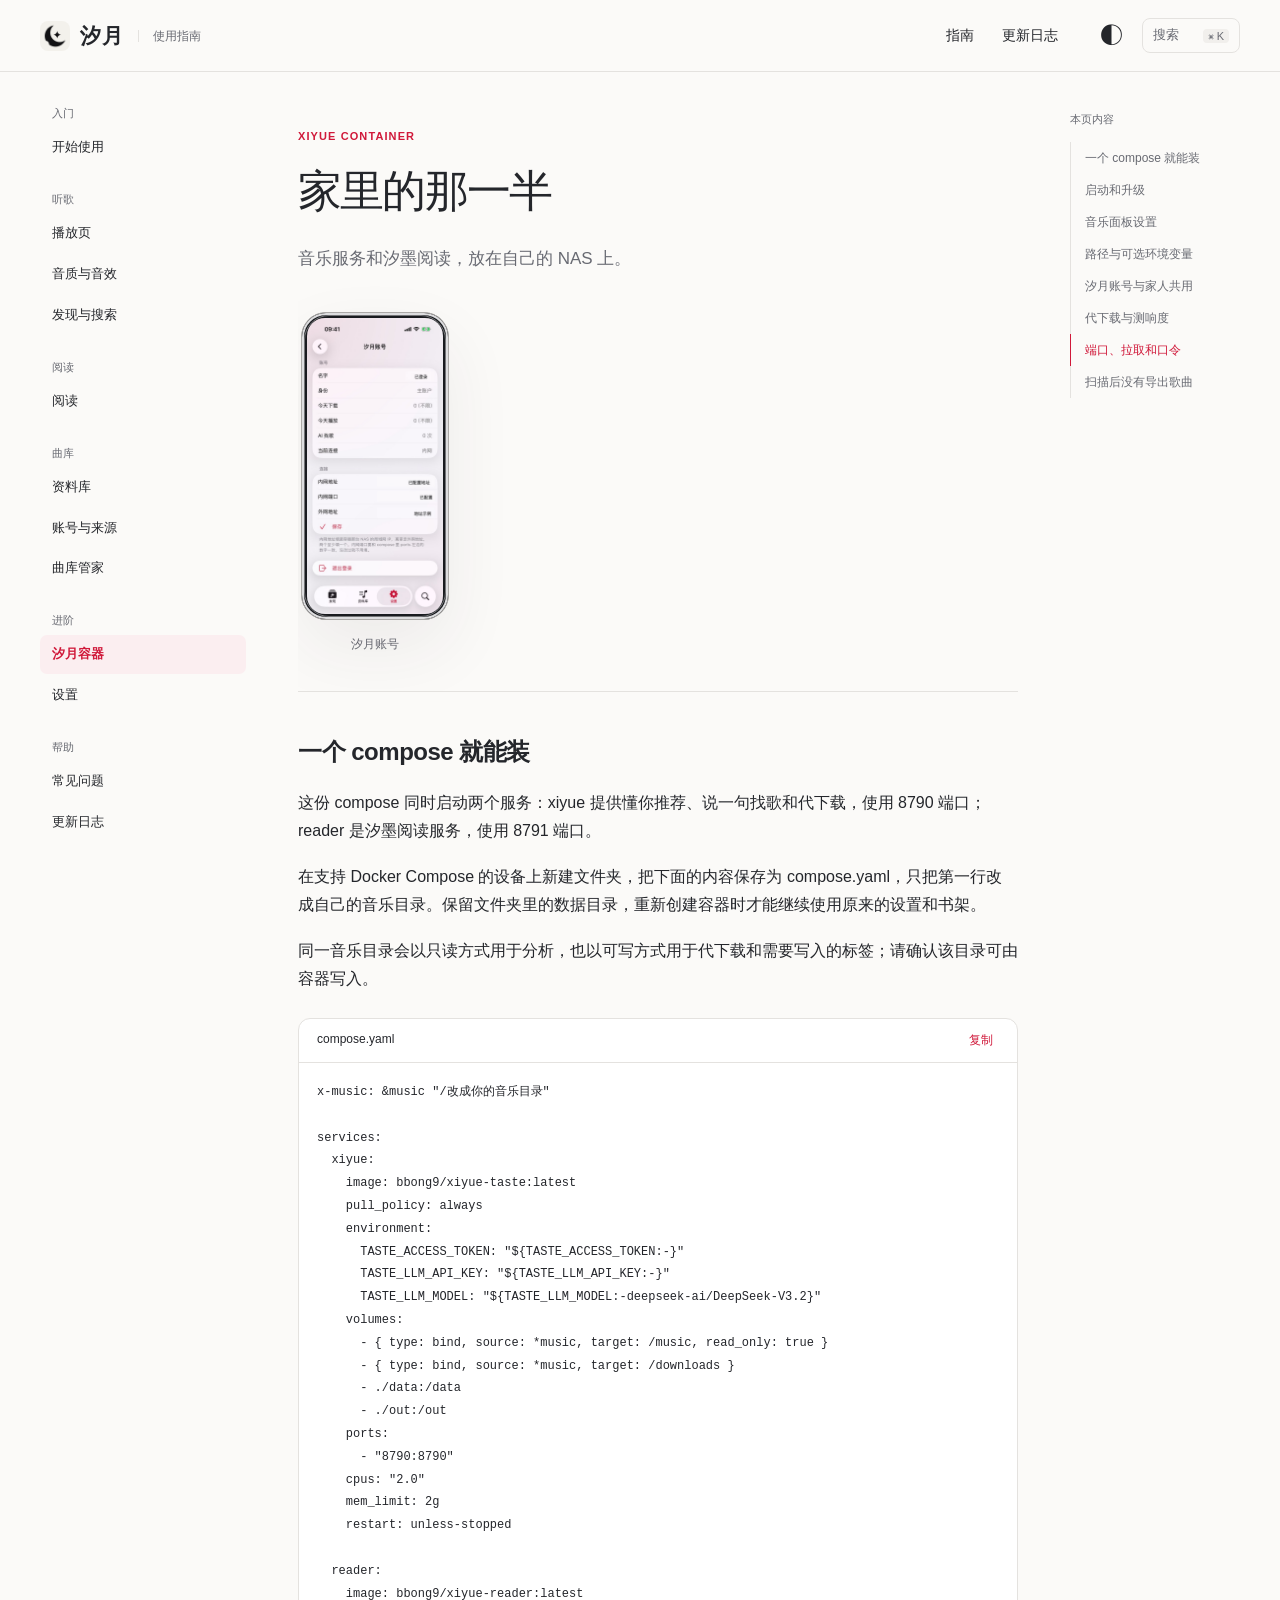
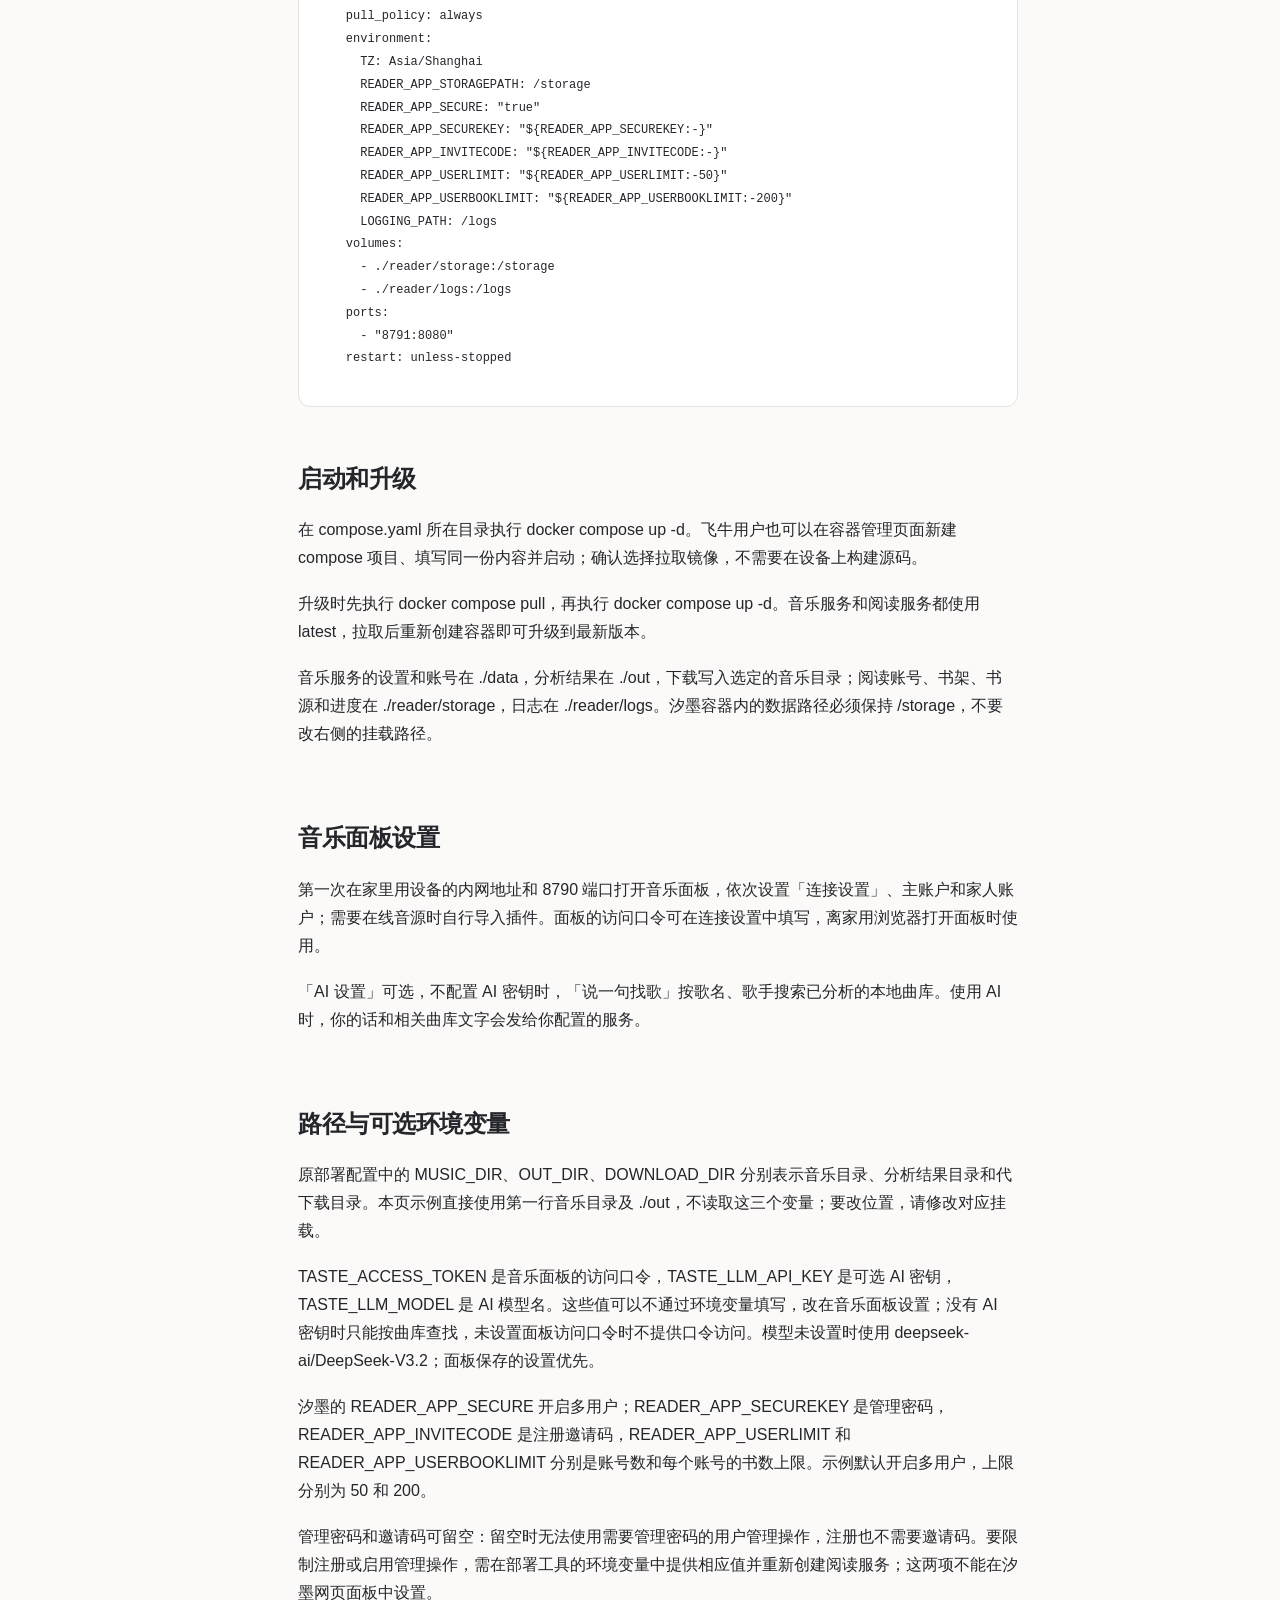
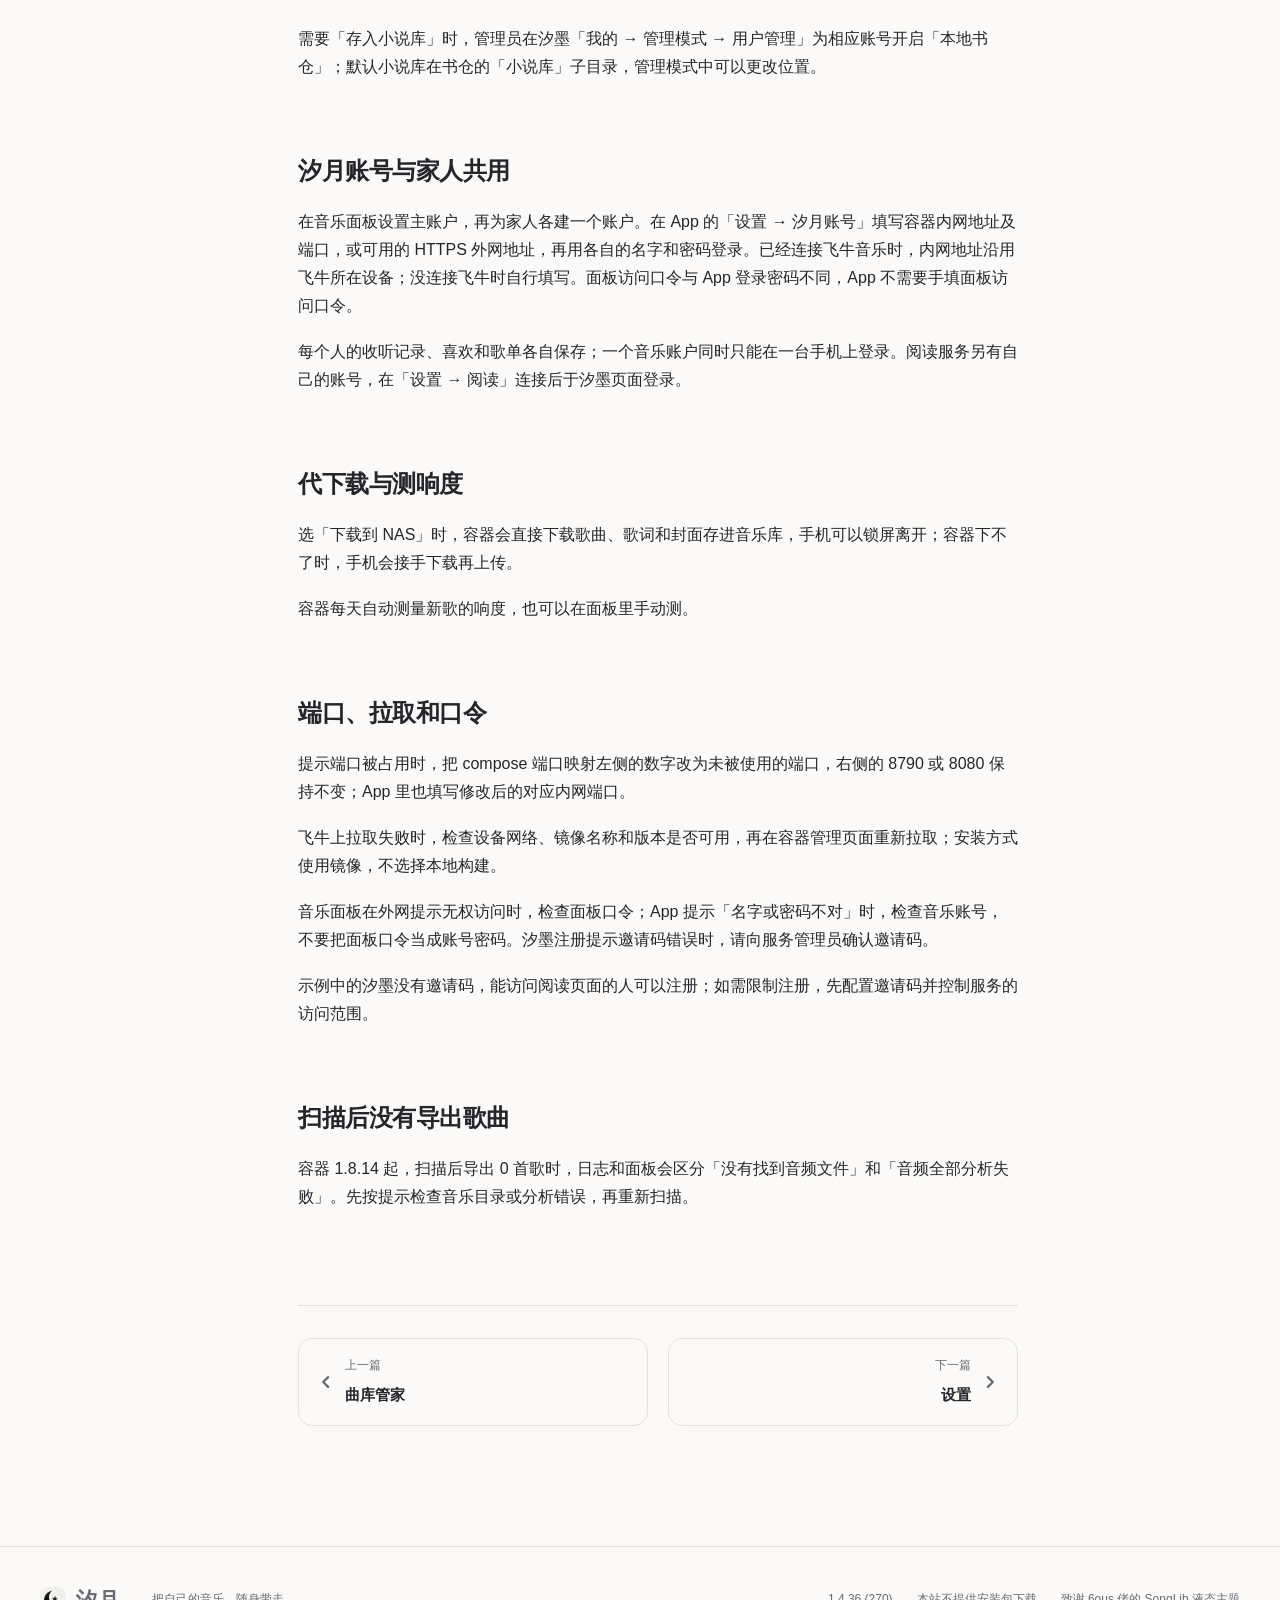
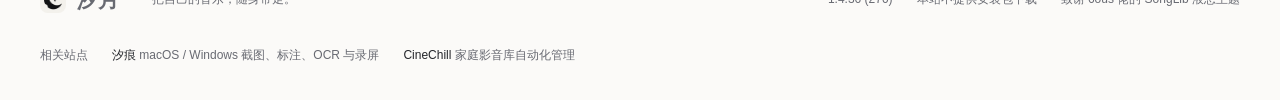
<file: wiki/container.html>
<!doctype html>
<html lang="zh-CN"><head><meta charset="utf-8"><meta name="viewport" content="width=device-width, initial-scale=1">
<meta name="color-scheme" content="light dark"><title>汐月容器 · 汐月 Wiki</title>
<meta name="description" content="音乐服务和汐墨阅读，放在自己的 NAS 上。">
<link rel="icon" href="../xiyue/icon.png"><link rel="stylesheet" href="../xiyue/wiki.css">
<script>try{const t=localStorage.getItem('xiyue-wiki-theme');if(t==='light'||t==='dark')document.documentElement.dataset.theme=t;}catch(e){}</script>
<script defer src="../xiyue/search-index.js"></script><script defer src="../xiyue/site.js"></script></head>
<body data-page="container"><a class="skip-link" href="#main">跳到正文</a>
<header class="site-header"><div class="header-inner">
<a class="brand" href="../index.html" aria-label="汐月 Wiki 首页"><img src="../xiyue/icon.png" alt="" width="30" height="30"><strong>汐月</strong><span>使用指南</span></a>
<nav class="top-nav" aria-label="主要导航"><a href="quickstart.html">指南</a><a href="changelog.html">更新日志</a></nav>
<div class="header-tools"><button class="icon-button theme-toggle" aria-label="切换深浅色"><span aria-hidden="true">◐</span></button>
<button class="search-open" aria-label="搜索站内指南"><span>搜索</span><kbd>⌘ K</kbd></button>
<button class="menu-toggle icon-button" aria-label="打开目录" aria-controls="nav-drawer" aria-expanded="false"><span aria-hidden="true">☰</span></button></div>
</div></header><div class="doc-layout"><aside class="doc-sidebar" aria-label="指南目录"><section class="nav-group"><h2>入门</h2><a href="quickstart.html" >开始使用<span>安装、连接曲库、添加音源</span></a></section><section class="nav-group"><h2>听歌</h2><a href="player.html" >播放页<span>两套主题、歌词与实时频谱</span></a><a href="sound.html" >音质与音效<span>无缝切歌、响度均衡、12 种听感</span></a><a href="discover.html" >发现与搜索<span>榜单、找歌与懂你推荐</span></a></section><section class="nav-group"><h2>阅读</h2><a href="reading.html" >阅读<span>汐墨书架、找书与阅读器</span></a></section><section class="nav-group"><h2>曲库</h2><a href="library.html" >资料库<span>我的音乐、歌单导入、收听统计</span></a><a href="sources.html" >账号与来源<span>飞牛、WebDAV、Plex、Emby</span></a><a href="butler.html" >曲库管家<span>体检、补资料、洗版与整理</span></a></section><section class="nav-group"><h2>进阶</h2><a href="container.html" aria-current="page">汐月容器<span>家里的音源、账号与代下载</span></a><a href="settings.html" >设置<span>外观、日志与备份</span></a></section><section class="nav-group"><h2>帮助</h2><a href="troubleshooting.html" >常见问题<span>按现象查原因</span></a><a href="changelog.html" >更新日志<span>每一个版本的变化</span></a></section></aside><main class="doc-main" id="main"><header class="doc-heading"><p class="kicker">Xiyue Container</p><h1>家里的那一半</h1><p class="lead">音乐服务和汐墨阅读，放在自己的 NAS 上。</p></header><div class="shot-gallery"><figure class="phone-figure "><button class="phone lightbox-trigger" data-lightbox="../xiyue/screenshots/account.jpg" aria-label="放大：汐月账号"><img src="../xiyue/screenshots/account.jpg" alt="汐月账号" width="552" height="1200" loading="lazy" decoding="async"></button><figcaption>汐月账号</figcaption></figure></div><section class="doc-section reveal" id="s-1"><h2>一个 compose 就能装</h2><p>这份 compose 同时启动两个服务：xiyue 提供懂你推荐、说一句找歌和代下载，使用 8790 端口；reader 是汐墨阅读服务，使用 8791 端口。</p><p>在支持 Docker Compose 的设备上新建文件夹，把下面的内容保存为 compose.yaml，只把第一行改成自己的音乐目录。保留文件夹里的数据目录，重新创建容器时才能继续使用原来的设置和书架。</p><p>同一音乐目录会以只读方式用于分析，也以可写方式用于代下载和需要写入的标签；请确认该目录可由容器写入。</p><div class="code-block"><div><span>compose.yaml</span><button class="code-copy">复制</button></div><pre><code>x-music: &amp;music &quot;/改成你的音乐目录&quot;

services:
  xiyue:
    image: bbong9/xiyue-taste:latest
    pull_policy: always
    environment:
      TASTE_ACCESS_TOKEN: &quot;${TASTE_ACCESS_TOKEN:-}&quot;
      TASTE_LLM_API_KEY: &quot;${TASTE_LLM_API_KEY:-}&quot;
      TASTE_LLM_MODEL: &quot;${TASTE_LLM_MODEL:-deepseek-ai/DeepSeek-V3.2}&quot;
    volumes:
      - { type: bind, source: *music, target: /music, read_only: true }
      - { type: bind, source: *music, target: /downloads }
      - ./data:/data
      - ./out:/out
    ports:
      - &quot;8790:8790&quot;
    cpus: &quot;2.0&quot;
    mem_limit: 2g
    restart: unless-stopped

  reader:
    image: bbong9/xiyue-reader:latest
    pull_policy: always
    environment:
      TZ: Asia/Shanghai
      READER_APP_STORAGEPATH: /storage
      READER_APP_SECURE: &quot;true&quot;
      READER_APP_SECUREKEY: &quot;${READER_APP_SECUREKEY:-}&quot;
      READER_APP_INVITECODE: &quot;${READER_APP_INVITECODE:-}&quot;
      READER_APP_USERLIMIT: &quot;${READER_APP_USERLIMIT:-50}&quot;
      READER_APP_USERBOOKLIMIT: &quot;${READER_APP_USERBOOKLIMIT:-200}&quot;
      LOGGING_PATH: /logs
    volumes:
      - ./reader/storage:/storage
      - ./reader/logs:/logs
    ports:
      - &quot;8791:8080&quot;
    restart: unless-stopped</code></pre><p class="copy-status" aria-live="polite"></p></div></section><section class="doc-section reveal" id="s-2"><h2>启动和升级</h2><p>在 compose.yaml 所在目录执行 docker compose up -d。飞牛用户也可以在容器管理页面新建 compose 项目、填写同一份内容并启动；确认选择拉取镜像，不需要在设备上构建源码。</p><p>升级时先执行 docker compose pull，再执行 docker compose up -d。音乐服务和阅读服务都使用 latest，拉取后重新创建容器即可升级到最新版本。</p><p>音乐服务的设置和账号在 ./data，分析结果在 ./out，下载写入选定的音乐目录；阅读账号、书架、书源和进度在 ./reader/storage，日志在 ./reader/logs。汐墨容器内的数据路径必须保持 /storage，不要改右侧的挂载路径。</p></section><section class="doc-section reveal" id="s-3"><h2>音乐面板设置</h2><p>第一次在家里用设备的内网地址和 8790 端口打开音乐面板，依次设置「连接设置」、主账户和家人账户；需要在线音源时自行导入插件。面板的访问口令可在连接设置中填写，离家用浏览器打开面板时使用。</p><p>「AI 设置」可选，不配置 AI 密钥时，「说一句找歌」按歌名、歌手搜索已分析的本地曲库。使用 AI 时，你的话和相关曲库文字会发给你配置的服务。</p></section><section class="doc-section reveal" id="s-4"><h2>路径与可选环境变量</h2><p>原部署配置中的 MUSIC_DIR、OUT_DIR、DOWNLOAD_DIR 分别表示音乐目录、分析结果目录和代下载目录。本页示例直接使用第一行音乐目录及 ./out，不读取这三个变量；要改位置，请修改对应挂载。</p><p>TASTE_ACCESS_TOKEN 是音乐面板的访问口令，TASTE_LLM_API_KEY 是可选 AI 密钥，TASTE_LLM_MODEL 是 AI 模型名。这些值可以不通过环境变量填写，改在音乐面板设置；没有 AI 密钥时只能按曲库查找，未设置面板访问口令时不提供口令访问。模型未设置时使用 deepseek-ai/DeepSeek-V3.2；面板保存的设置优先。</p><p>汐墨的 READER_APP_SECURE 开启多用户；READER_APP_SECUREKEY 是管理密码，READER_APP_INVITECODE 是注册邀请码，READER_APP_USERLIMIT 和 READER_APP_USERBOOKLIMIT 分别是账号数和每个账号的书数上限。示例默认开启多用户，上限分别为 50 和 200。</p><p>管理密码和邀请码可留空：留空时无法使用需要管理密码的用户管理操作，注册也不需要邀请码。要限制注册或启用管理操作，需在部署工具的环境变量中提供相应值并重新创建阅读服务；这两项不能在汐墨网页面板中设置。</p><p>需要「存入小说库」时，管理员在汐墨「我的 → 管理模式 → 用户管理」为相应账号开启「本地书仓」；默认小说库在书仓的「小说库」子目录，管理模式中可以更改位置。</p></section><section class="doc-section reveal" id="s-5"><h2>汐月账号与家人共用</h2><p>在音乐面板设置主账户，再为家人各建一个账户。在 App 的「设置 → 汐月账号」填写容器内网地址及端口，或可用的 HTTPS 外网地址，再用各自的名字和密码登录。已经连接飞牛音乐时，内网地址沿用飞牛所在设备；没连接飞牛时自行填写。面板访问口令与 App 登录密码不同，App 不需要手填面板访问口令。</p><p>每个人的收听记录、喜欢和歌单各自保存；一个音乐账户同时只能在一台手机上登录。阅读服务另有自己的账号，在「设置 → 阅读」连接后于汐墨页面登录。</p></section><section class="doc-section reveal" id="s-6"><h2>代下载与测响度</h2><p>选「下载到 NAS」时，容器会直接下载歌曲、歌词和封面存进音乐库，手机可以锁屏离开；容器下不了时，手机会接手下载再上传。</p><p>容器每天自动测量新歌的响度，也可以在面板里手动测。</p></section><section class="doc-section reveal" id="s-7"><h2>端口、拉取和口令</h2><p>提示端口被占用时，把 compose 端口映射左侧的数字改为未被使用的端口，右侧的 8790 或 8080 保持不变；App 里也填写修改后的对应内网端口。</p><p>飞牛上拉取失败时，检查设备网络、镜像名称和版本是否可用，再在容器管理页面重新拉取；安装方式使用镜像，不选择本地构建。</p><p>音乐面板在外网提示无权访问时，检查面板口令；App 提示「名字或密码不对」时，检查音乐账号，不要把面板口令当成账号密码。汐墨注册提示邀请码错误时，请向服务管理员确认邀请码。</p><p>示例中的汐墨没有邀请码，能访问阅读页面的人可以注册；如需限制注册，先配置邀请码并控制服务的访问范围。</p></section><section class="doc-section reveal" id="s-8"><h2>扫描后没有导出歌曲</h2><p>容器 1.8.14 起，扫描后导出 0 首歌时，日志和面板会区分「没有找到音频文件」和「音频全部分析失败」。先按提示检查音乐目录或分析错误，再重新扫描。</p></section><nav class="doc-pagination" aria-label="相邻指南"><a class="previous" href="butler.html"><svg class="chev" viewBox="0 0 10 10" width="10" height="10" aria-hidden="true" focusable="false"><path d="M3.5 1.5 7 5l-3.5 3.5" fill="none" stroke="currentColor" stroke-width="1.6" stroke-linecap="round" stroke-linejoin="round"/></svg><div><span>上一篇</span><strong>曲库管家</strong></div></a><a class="next" href="settings.html"><div><span>下一篇</span><strong>设置</strong></div><svg class="chev" viewBox="0 0 10 10" width="10" height="10" aria-hidden="true" focusable="false"><path d="M3.5 1.5 7 5l-3.5 3.5" fill="none" stroke="currentColor" stroke-width="1.6" stroke-linecap="round" stroke-linejoin="round"/></svg></a></nav></main><aside class='toc' aria-label='本页内容'><h2>本页内容</h2><a href="#s-1">一个 compose 就能装</a><a href="#s-2">启动和升级</a><a href="#s-3">音乐面板设置</a><a href="#s-4">路径与可选环境变量</a><a href="#s-5">汐月账号与家人共用</a><a href="#s-6">代下载与测响度</a><a href="#s-7">端口、拉取和口令</a><a href="#s-8">扫描后没有导出歌曲</a></aside></div>
<footer class="site-footer"><a class="brand" href="../index.html"><img src="../xiyue/icon.png" alt="" width="26" height="26"><strong>汐月</strong></a>
<p>把自己的音乐，随身带走。</p><div><span>1.4.36 (270)</span><span>本站不提供安装包下载</span><span>致谢 6ous 佬的 SongLib 液态主题</span></div>
<nav class="friend-links" aria-label="友情链接"><span class="friend-links-title">相关站点</span>
<a href="https://bbong9.github.io/LumaTrace/" target="_blank" rel="noopener">汐痕 <small>macOS / Windows 截图、标注、OCR 与录屏</small></a>
<a href="https://bbong9.github.io/cinechill-wiki/" target="_blank" rel="noopener">CineChill <small>家庭影音库自动化管理</small></a></nav></footer>
<dialog class="drawer-dialog" id="nav-drawer"><div class="dialog-heading"><strong>使用指南</strong><button data-close aria-label="关闭目录">×</button></div><section class="nav-group"><h2>入门</h2><a href="quickstart.html" >开始使用<span>安装、连接曲库、添加音源</span></a></section><section class="nav-group"><h2>听歌</h2><a href="player.html" >播放页<span>两套主题、歌词与实时频谱</span></a><a href="sound.html" >音质与音效<span>无缝切歌、响度均衡、12 种听感</span></a><a href="discover.html" >发现与搜索<span>榜单、找歌与懂你推荐</span></a></section><section class="nav-group"><h2>阅读</h2><a href="reading.html" >阅读<span>汐墨书架、找书与阅读器</span></a></section><section class="nav-group"><h2>曲库</h2><a href="library.html" >资料库<span>我的音乐、歌单导入、收听统计</span></a><a href="sources.html" >账号与来源<span>飞牛、WebDAV、Plex、Emby</span></a><a href="butler.html" >曲库管家<span>体检、补资料、洗版与整理</span></a></section><section class="nav-group"><h2>进阶</h2><a href="container.html" aria-current="page">汐月容器<span>家里的音源、账号与代下载</span></a><a href="settings.html" >设置<span>外观、日志与备份</span></a></section><section class="nav-group"><h2>帮助</h2><a href="troubleshooting.html" >常见问题<span>按现象查原因</span></a><a href="changelog.html" >更新日志<span>每一个版本的变化</span></a></section></dialog>
<dialog class="search-dialog" id="search-dialog"><div class="search-bar"><label class="sr-only" for="site-query">搜索站内指南</label>
<input type="search" id="site-query" placeholder="搜功能、设置或遇到的问题…" autocomplete="off"><button data-close aria-label="关闭搜索">Esc</button></div>
<p class="search-note">搜索本站指南与更新记录</p><div id="search-results" aria-live="polite"></div></dialog>
<dialog class="lightbox-dialog" id="lightbox"><button data-close aria-label="关闭大图">×</button><img alt=""></dialog>
<!-- 内容依据：_src/content.py; _src/codex-v1/feature-evidence.json; docker-compose-汐月后端-注释版.yml (2026-10-22); taste-analyzer: docker-compose.hub.yml、README、access.py; canonical 65e11a8: XiyueAccountView、ReaderSettingsView -->
</body></html>
</file>
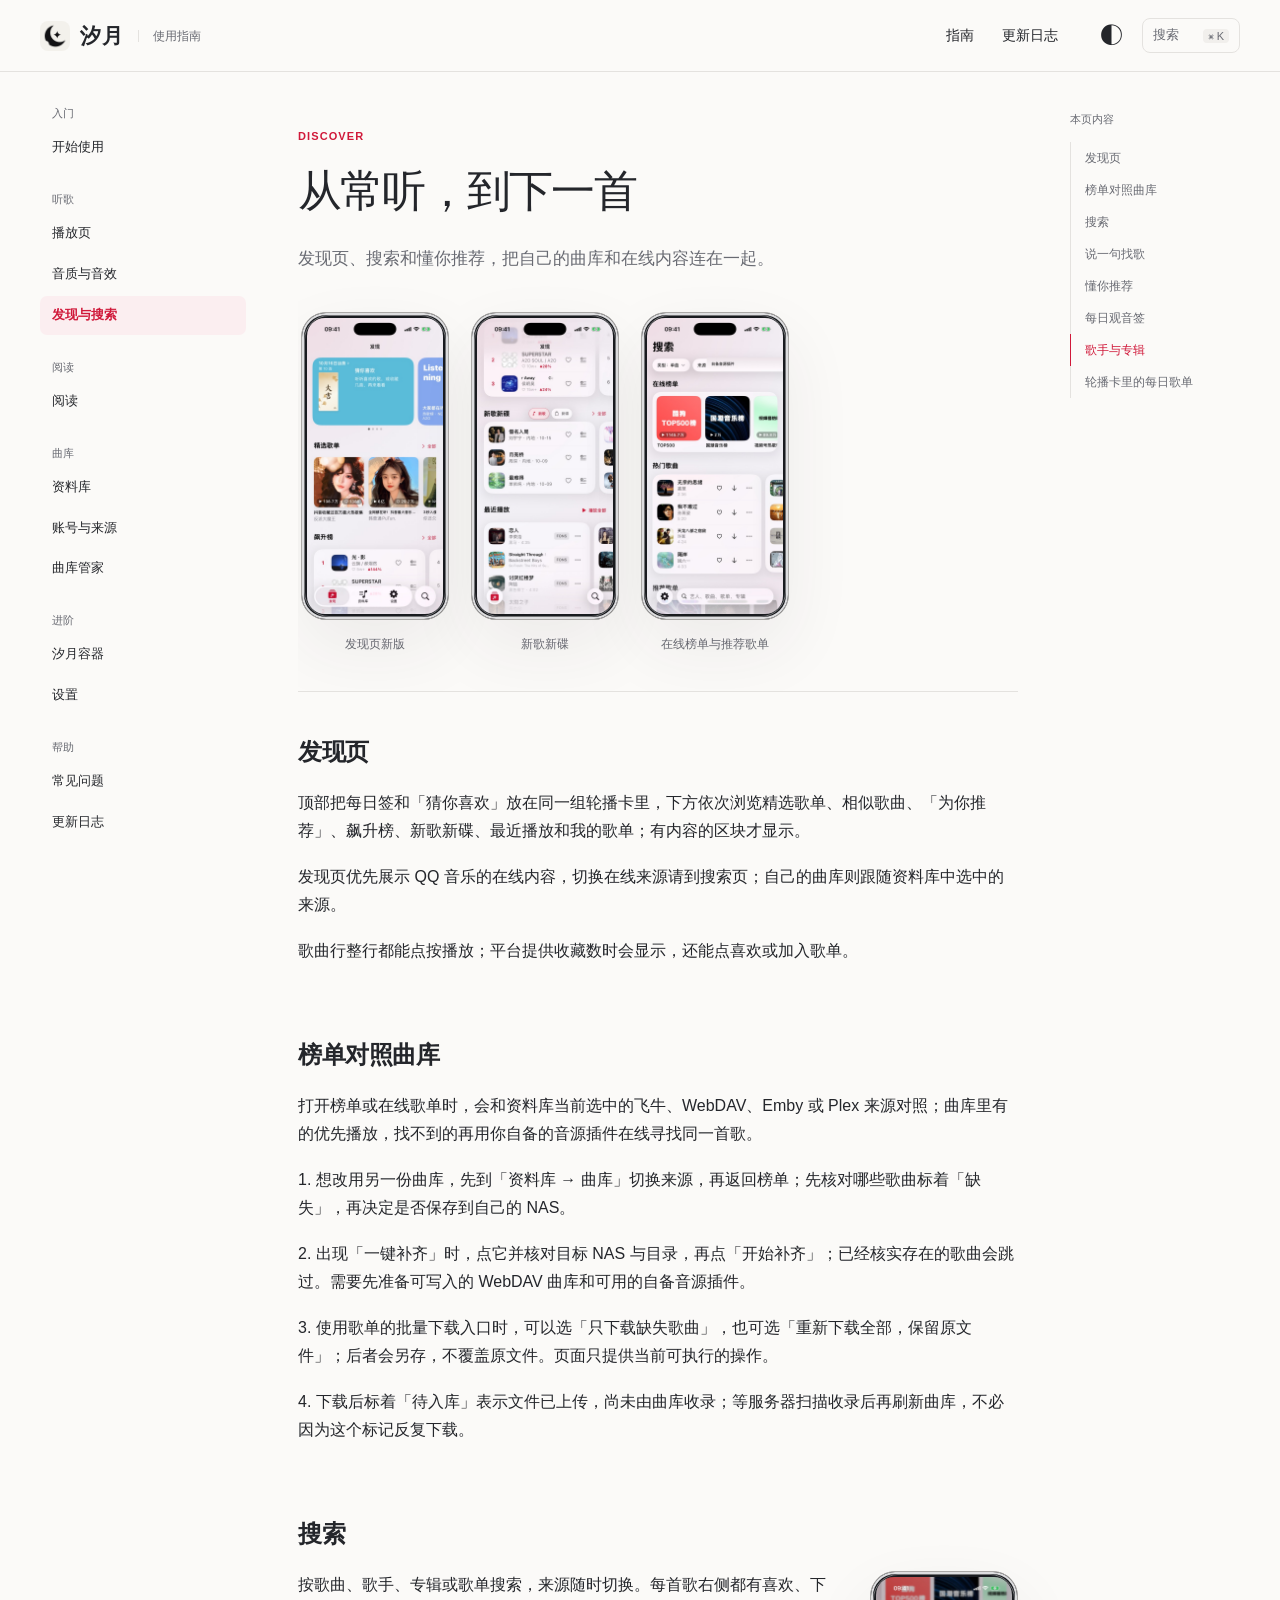
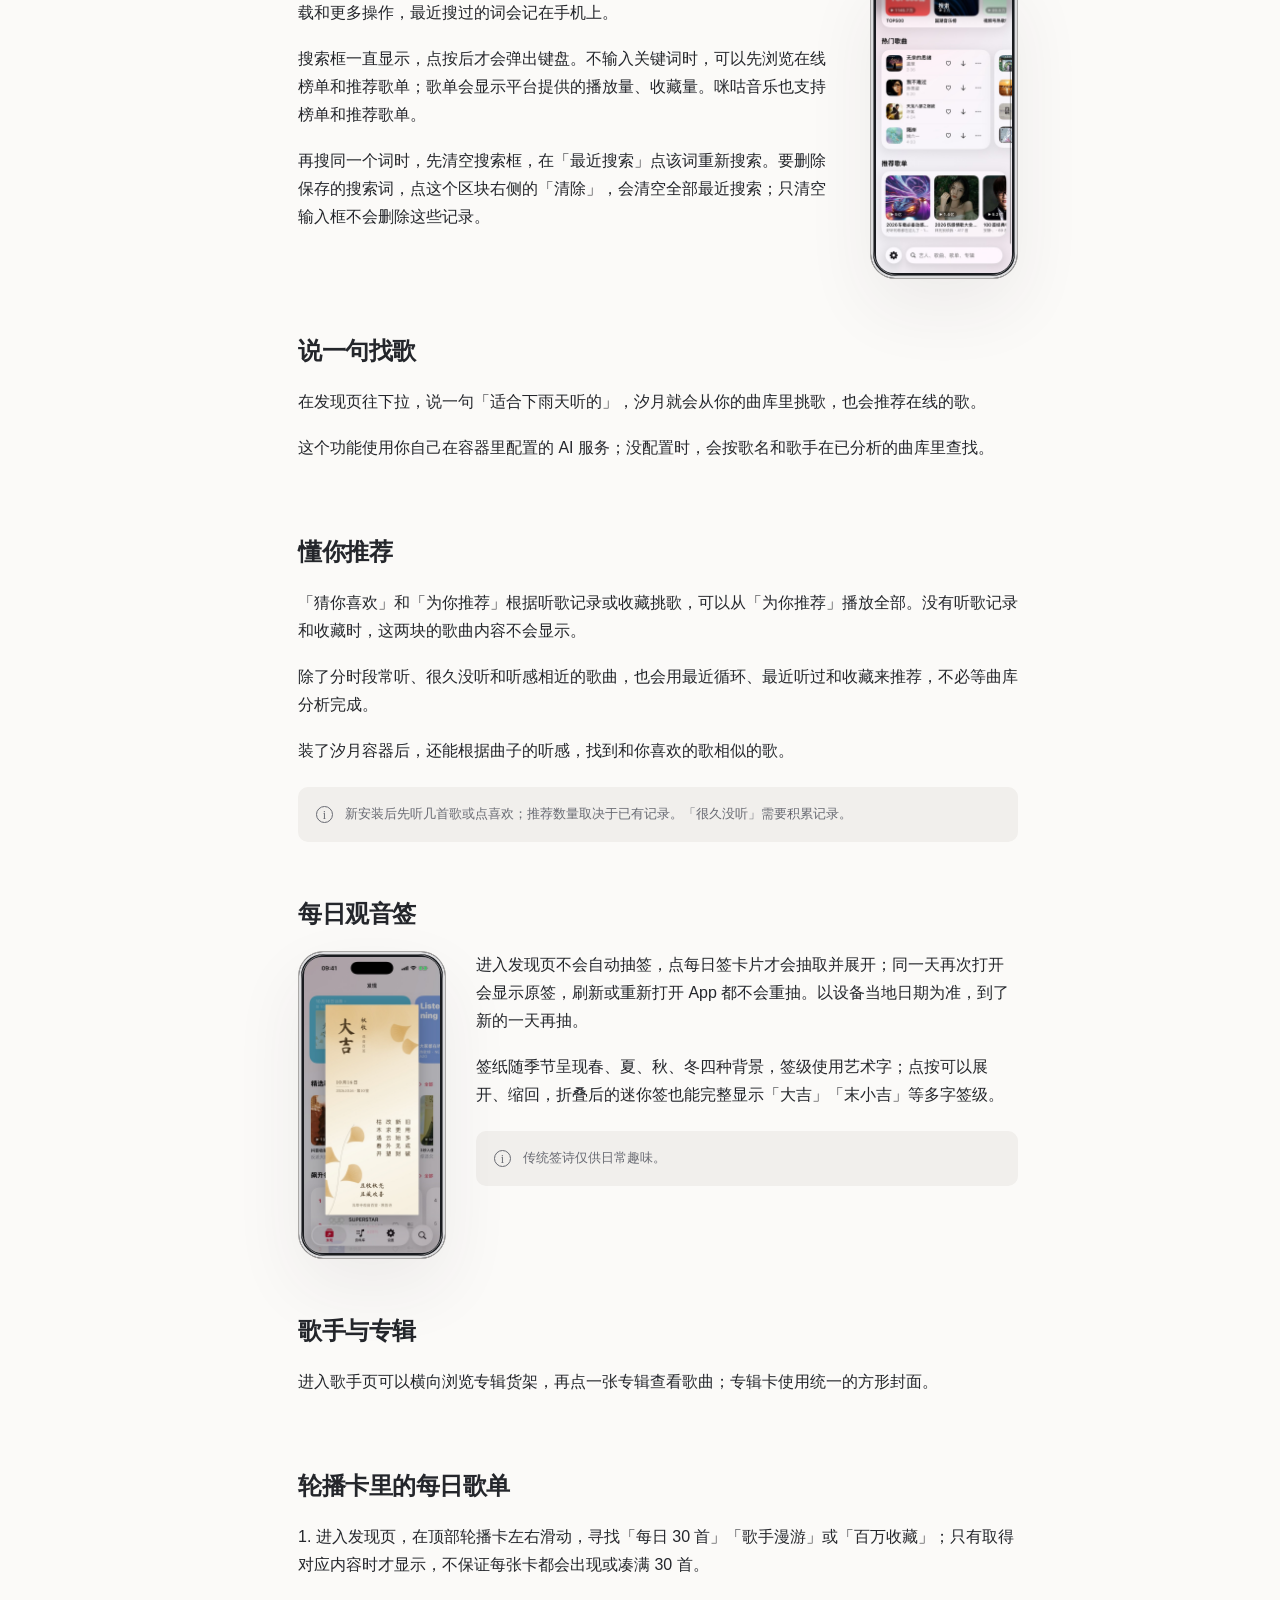
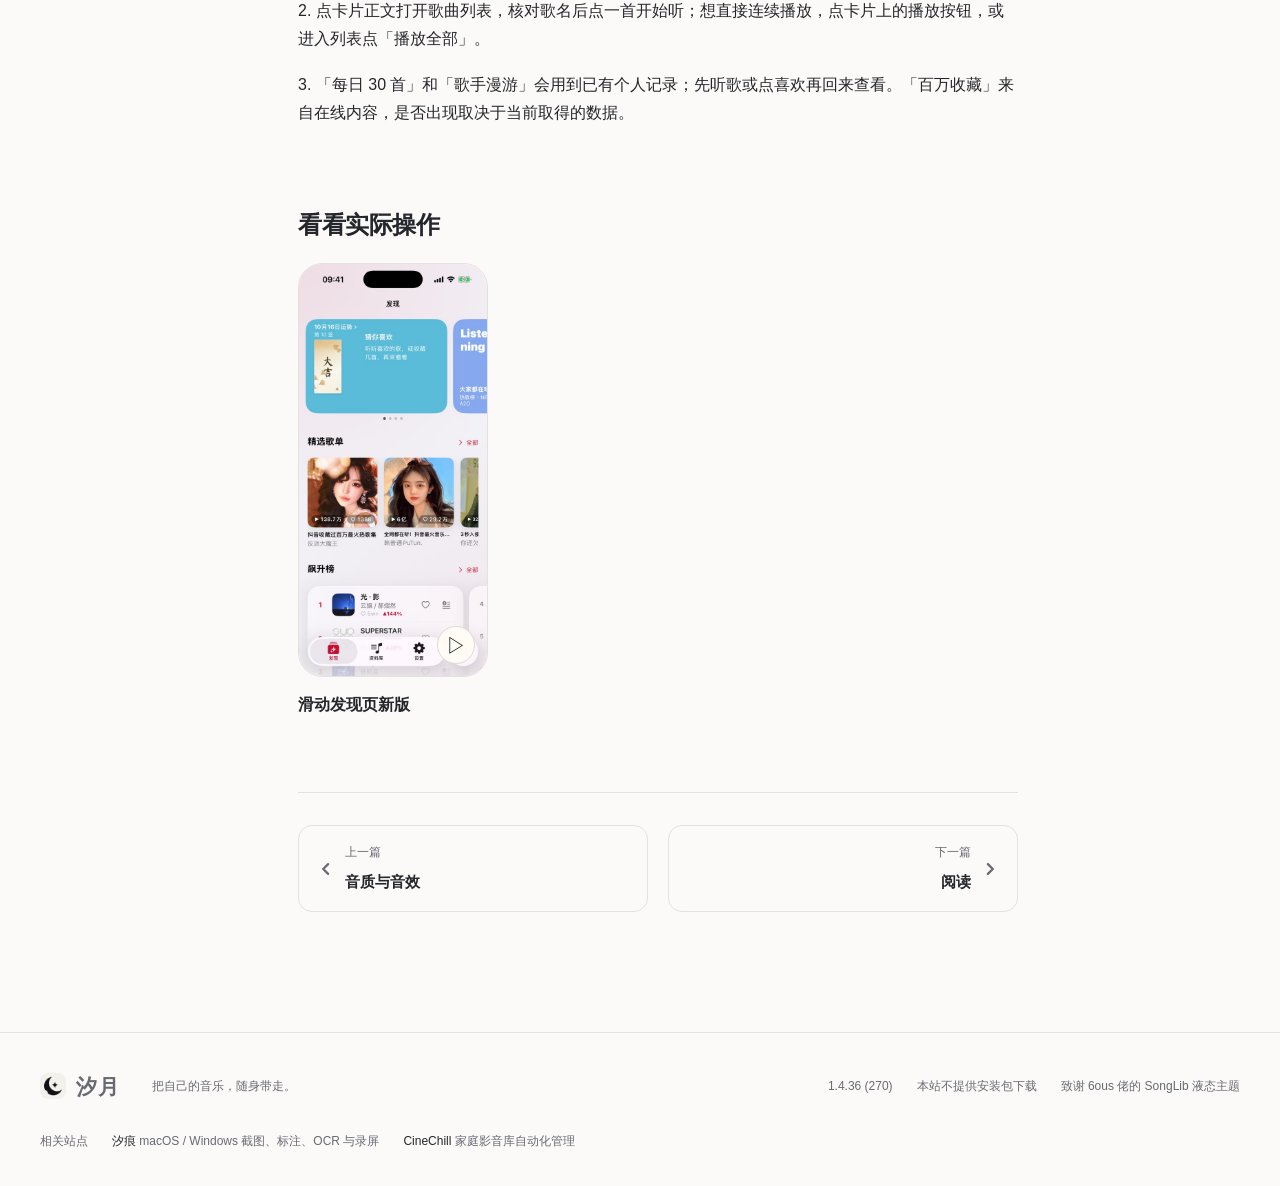
<file: wiki/discover.html>
<!doctype html>
<html lang="zh-CN"><head><meta charset="utf-8"><meta name="viewport" content="width=device-width, initial-scale=1">
<meta name="color-scheme" content="light dark"><title>发现与搜索 · 汐月 Wiki</title>
<meta name="description" content="发现页、搜索和懂你推荐，把自己的曲库和在线内容连在一起。">
<link rel="icon" href="../xiyue/icon.png"><link rel="stylesheet" href="../xiyue/wiki.css">
<script>try{const t=localStorage.getItem('xiyue-wiki-theme');if(t==='light'||t==='dark')document.documentElement.dataset.theme=t;}catch(e){}</script>
<script defer src="../xiyue/search-index.js"></script><script defer src="../xiyue/site.js"></script></head>
<body data-page="discover"><a class="skip-link" href="#main">跳到正文</a>
<header class="site-header"><div class="header-inner">
<a class="brand" href="../index.html" aria-label="汐月 Wiki 首页"><img src="../xiyue/icon.png" alt="" width="30" height="30"><strong>汐月</strong><span>使用指南</span></a>
<nav class="top-nav" aria-label="主要导航"><a href="quickstart.html">指南</a><a href="changelog.html">更新日志</a></nav>
<div class="header-tools"><button class="icon-button theme-toggle" aria-label="切换深浅色"><span aria-hidden="true">◐</span></button>
<button class="search-open" aria-label="搜索站内指南"><span>搜索</span><kbd>⌘ K</kbd></button>
<button class="menu-toggle icon-button" aria-label="打开目录" aria-controls="nav-drawer" aria-expanded="false"><span aria-hidden="true">☰</span></button></div>
</div></header><div class="doc-layout"><aside class="doc-sidebar" aria-label="指南目录"><section class="nav-group"><h2>入门</h2><a href="quickstart.html" >开始使用<span>安装、连接曲库、添加音源</span></a></section><section class="nav-group"><h2>听歌</h2><a href="player.html" >播放页<span>两套主题、歌词与实时频谱</span></a><a href="sound.html" >音质与音效<span>无缝切歌、响度均衡、12 种听感</span></a><a href="discover.html" aria-current="page">发现与搜索<span>榜单、找歌与懂你推荐</span></a></section><section class="nav-group"><h2>阅读</h2><a href="reading.html" >阅读<span>汐墨书架、找书与阅读器</span></a></section><section class="nav-group"><h2>曲库</h2><a href="library.html" >资料库<span>我的音乐、歌单导入、收听统计</span></a><a href="sources.html" >账号与来源<span>飞牛、WebDAV、Plex、Emby</span></a><a href="butler.html" >曲库管家<span>体检、补资料、洗版与整理</span></a></section><section class="nav-group"><h2>进阶</h2><a href="container.html" >汐月容器<span>家里的音源、账号与代下载</span></a><a href="settings.html" >设置<span>外观、日志与备份</span></a></section><section class="nav-group"><h2>帮助</h2><a href="troubleshooting.html" >常见问题<span>按现象查原因</span></a><a href="changelog.html" >更新日志<span>每一个版本的变化</span></a></section></aside><main class="doc-main" id="main"><header class="doc-heading"><p class="kicker">Discover</p><h1>从常听，到下一首</h1><p class="lead">发现页、搜索和懂你推荐，把自己的曲库和在线内容连在一起。</p></header><div class="shot-gallery"><figure class="phone-figure "><button class="phone lightbox-trigger" data-lightbox="../xiyue/screenshots/discover-new.jpg" aria-label="放大：发现页新版"><img src="../xiyue/screenshots/discover-new.jpg" alt="发现页新版" width="552" height="1200" loading="lazy" decoding="async"></button><figcaption>发现页新版</figcaption></figure><figure class="phone-figure "><button class="phone lightbox-trigger" data-lightbox="../xiyue/screenshots/discover-releases.jpg" aria-label="放大：新歌新碟"><img src="../xiyue/screenshots/discover-releases.jpg" alt="新歌新碟" width="552" height="1200" loading="lazy" decoding="async"></button><figcaption>新歌新碟</figcaption></figure><figure class="phone-figure "><button class="phone lightbox-trigger" data-lightbox="../xiyue/screenshots/search-charts.jpg" aria-label="放大：在线榜单与推荐歌单"><img src="../xiyue/screenshots/search-charts.jpg" alt="在线榜单与推荐歌单" width="552" height="1200" loading="lazy" decoding="async"></button><figcaption>在线榜单与推荐歌单</figcaption></figure></div><section class="doc-section reveal" id="s-1"><h2>发现页</h2><p>顶部把每日签和「猜你喜欢」放在同一组轮播卡里，下方依次浏览精选歌单、相似歌曲、「为你推荐」、飙升榜、新歌新碟、最近播放和我的歌单；有内容的区块才显示。</p><p>发现页优先展示 QQ 音乐的在线内容，切换在线来源请到搜索页；自己的曲库则跟随资料库中选中的来源。</p><p>歌曲行整行都能点按播放；平台提供收藏数时会显示，还能点喜欢或加入歌单。</p></section><section class="doc-section reveal" id="s-2"><h2>榜单对照曲库</h2><p>打开榜单或在线歌单时，会和资料库当前选中的飞牛、WebDAV、Emby 或 Plex 来源对照；曲库里有的优先播放，找不到的再用你自备的音源插件在线寻找同一首歌。</p><p>1. 想改用另一份曲库，先到「资料库 → 曲库」切换来源，再返回榜单；先核对哪些歌曲标着「缺失」，再决定是否保存到自己的 NAS。</p><p>2. 出现「一键补齐」时，点它并核对目标 NAS 与目录，再点「开始补齐」；已经核实存在的歌曲会跳过。需要先准备可写入的 WebDAV 曲库和可用的自备音源插件。</p><p>3. 使用歌单的批量下载入口时，可以选「只下载缺失歌曲」，也可选「重新下载全部，保留原文件」；后者会另存，不覆盖原文件。页面只提供当前可执行的操作。</p><p>4. 下载后标着「待入库」表示文件已上传，尚未由曲库收录；等服务器扫描收录后再刷新曲库，不必因为这个标记反复下载。</p></section><section class="doc-section reveal" id="s-3"><h2>搜索</h2><div class="section-split "><div><p>按歌曲、歌手、专辑或歌单搜索，来源随时切换。每首歌右侧都有喜欢、下载和更多操作，最近搜过的词会记在手机上。</p><p>搜索框一直显示，点按后才会弹出键盘。不输入关键词时，可以先浏览在线榜单和推荐歌单；歌单会显示平台提供的播放量、收藏量。咪咕音乐也支持榜单和推荐歌单。</p><p>再搜同一个词时，先清空搜索框，在「最近搜索」点该词重新搜索。要删除保存的搜索词，点这个区块右侧的「清除」，会清空全部最近搜索；只清空输入框不会删除这些记录。</p></div><figure class="phone-figure section-phone"><button class="phone lightbox-trigger" data-lightbox="../xiyue/screenshots/search-playlists.jpg" aria-label="放大：搜索"><img src="../xiyue/screenshots/search-playlists.jpg" alt="搜索" width="552" height="1200" loading="lazy" decoding="async"></button><figcaption>搜索</figcaption></figure></div></section><section class="doc-section reveal" id="s-4"><h2>说一句找歌</h2><p>在发现页往下拉，说一句「适合下雨天听的」，汐月就会从你的曲库里挑歌，也会推荐在线的歌。</p><p>这个功能使用你自己在容器里配置的 AI 服务；没配置时，会按歌名和歌手在已分析的曲库里查找。</p></section><section class="doc-section reveal" id="s-5"><h2>懂你推荐</h2><p>「猜你喜欢」和「为你推荐」根据听歌记录或收藏挑歌，可以从「为你推荐」播放全部。没有听歌记录和收藏时，这两块的歌曲内容不会显示。</p><p>除了分时段常听、很久没听和听感相近的歌曲，也会用最近循环、最近听过和收藏来推荐，不必等曲库分析完成。</p><p>装了汐月容器后，还能根据曲子的听感，找到和你喜欢的歌相似的歌。</p><aside class="tip"><span aria-hidden="true">i</span><p>新安装后先听几首歌或点喜欢；推荐数量取决于已有记录。「很久没听」需要积累记录。</p></aside></section><section class="doc-section reveal" id="s-6"><h2>每日观音签</h2><div class="section-split reverse"><div><p>进入发现页不会自动抽签，点每日签卡片才会抽取并展开；同一天再次打开会显示原签，刷新或重新打开 App 都不会重抽。以设备当地日期为准，到了新的一天再抽。</p><p>签纸随季节呈现春、夏、秋、冬四种背景，签级使用艺术字；点按可以展开、缩回，折叠后的迷你签也能完整显示「大吉」「末小吉」等多字签级。</p><aside class="tip"><span aria-hidden="true">i</span><p>传统签诗仅供日常趣味。</p></aside></div><figure class="phone-figure section-phone"><button class="phone lightbox-trigger" data-lightbox="../xiyue/screenshots/daily-fortune.jpg" aria-label="放大：每日观音签"><img src="../xiyue/screenshots/daily-fortune.jpg" alt="每日观音签" width="552" height="1200" loading="lazy" decoding="async"></button><figcaption>每日观音签</figcaption></figure></div></section><section class="doc-section reveal" id="s-7"><h2>歌手与专辑</h2><p>进入歌手页可以横向浏览专辑货架，再点一张专辑查看歌曲；专辑卡使用统一的方形封面。</p></section><section class="doc-section reveal" id="s-8"><h2>轮播卡里的每日歌单</h2><p>1. 进入发现页，在顶部轮播卡左右滑动，寻找「每日 30 首」「歌手漫游」或「百万收藏」；只有取得对应内容时才显示，不保证每张卡都会出现或凑满 30 首。</p><p>2. 点卡片正文打开歌曲列表，核对歌名后点一首开始听；想直接连续播放，点卡片上的播放按钮，或进入列表点「播放全部」。</p><p>3. 「每日 30 首」和「歌手漫游」会用到已有个人记录；先听歌或点喜欢再回来查看。「百万收藏」来自在线内容，是否出现取决于当前取得的数据。</p></section><section class="doc-clips"><h2>看看实际操作</h2><div class="doc-clip-grid"><figure class="clip-card"><div class="clip-screen"><video muted playsinline loop preload="none" poster="../xiyue/videos/discover-new.jpg" data-video="../xiyue/videos/discover-new.mp4" aria-label="滑动发现页新版演示"></video><button class="video-toggle" aria-label="播放：滑动发现页新版"><span aria-hidden="true">▷</span></button></div><figcaption><h3>滑动发现页新版</h3></figcaption></figure></div></section><nav class="doc-pagination" aria-label="相邻指南"><a class="previous" href="sound.html"><svg class="chev" viewBox="0 0 10 10" width="10" height="10" aria-hidden="true" focusable="false"><path d="M3.5 1.5 7 5l-3.5 3.5" fill="none" stroke="currentColor" stroke-width="1.6" stroke-linecap="round" stroke-linejoin="round"/></svg><div><span>上一篇</span><strong>音质与音效</strong></div></a><a class="next" href="reading.html"><div><span>下一篇</span><strong>阅读</strong></div><svg class="chev" viewBox="0 0 10 10" width="10" height="10" aria-hidden="true" focusable="false"><path d="M3.5 1.5 7 5l-3.5 3.5" fill="none" stroke="currentColor" stroke-width="1.6" stroke-linecap="round" stroke-linejoin="round"/></svg></a></nav></main><aside class='toc' aria-label='本页内容'><h2>本页内容</h2><a href="#s-1">发现页</a><a href="#s-2">榜单对照曲库</a><a href="#s-3">搜索</a><a href="#s-4">说一句找歌</a><a href="#s-5">懂你推荐</a><a href="#s-6">每日观音签</a><a href="#s-7">歌手与专辑</a><a href="#s-8">轮播卡里的每日歌单</a></aside></div>
<footer class="site-footer"><a class="brand" href="../index.html"><img src="../xiyue/icon.png" alt="" width="26" height="26"><strong>汐月</strong></a>
<p>把自己的音乐，随身带走。</p><div><span>1.4.36 (270)</span><span>本站不提供安装包下载</span><span>致谢 6ous 佬的 SongLib 液态主题</span></div>
<nav class="friend-links" aria-label="友情链接"><span class="friend-links-title">相关站点</span>
<a href="https://bbong9.github.io/LumaTrace/" target="_blank" rel="noopener">汐痕 <small>macOS / Windows 截图、标注、OCR 与录屏</small></a>
<a href="https://bbong9.github.io/cinechill-wiki/" target="_blank" rel="noopener">CineChill <small>家庭影音库自动化管理</small></a></nav></footer>
<dialog class="drawer-dialog" id="nav-drawer"><div class="dialog-heading"><strong>使用指南</strong><button data-close aria-label="关闭目录">×</button></div><section class="nav-group"><h2>入门</h2><a href="quickstart.html" >开始使用<span>安装、连接曲库、添加音源</span></a></section><section class="nav-group"><h2>听歌</h2><a href="player.html" >播放页<span>两套主题、歌词与实时频谱</span></a><a href="sound.html" >音质与音效<span>无缝切歌、响度均衡、12 种听感</span></a><a href="discover.html" aria-current="page">发现与搜索<span>榜单、找歌与懂你推荐</span></a></section><section class="nav-group"><h2>阅读</h2><a href="reading.html" >阅读<span>汐墨书架、找书与阅读器</span></a></section><section class="nav-group"><h2>曲库</h2><a href="library.html" >资料库<span>我的音乐、歌单导入、收听统计</span></a><a href="sources.html" >账号与来源<span>飞牛、WebDAV、Plex、Emby</span></a><a href="butler.html" >曲库管家<span>体检、补资料、洗版与整理</span></a></section><section class="nav-group"><h2>进阶</h2><a href="container.html" >汐月容器<span>家里的音源、账号与代下载</span></a><a href="settings.html" >设置<span>外观、日志与备份</span></a></section><section class="nav-group"><h2>帮助</h2><a href="troubleshooting.html" >常见问题<span>按现象查原因</span></a><a href="changelog.html" >更新日志<span>每一个版本的变化</span></a></section></dialog>
<dialog class="search-dialog" id="search-dialog"><div class="search-bar"><label class="sr-only" for="site-query">搜索站内指南</label>
<input type="search" id="site-query" placeholder="搜功能、设置或遇到的问题…" autocomplete="off"><button data-close aria-label="关闭搜索">Esc</button></div>
<p class="search-note">搜索本站指南与更新记录</p><div id="search-results" aria-live="polite"></div></dialog>
<dialog class="lightbox-dialog" id="lightbox"><button data-close aria-label="关闭大图">×</button><img alt=""></dialog>
<!-- 内容依据：_src/content.py; _src/codex-v1/feature-evidence.json -->
</body></html>
</file>
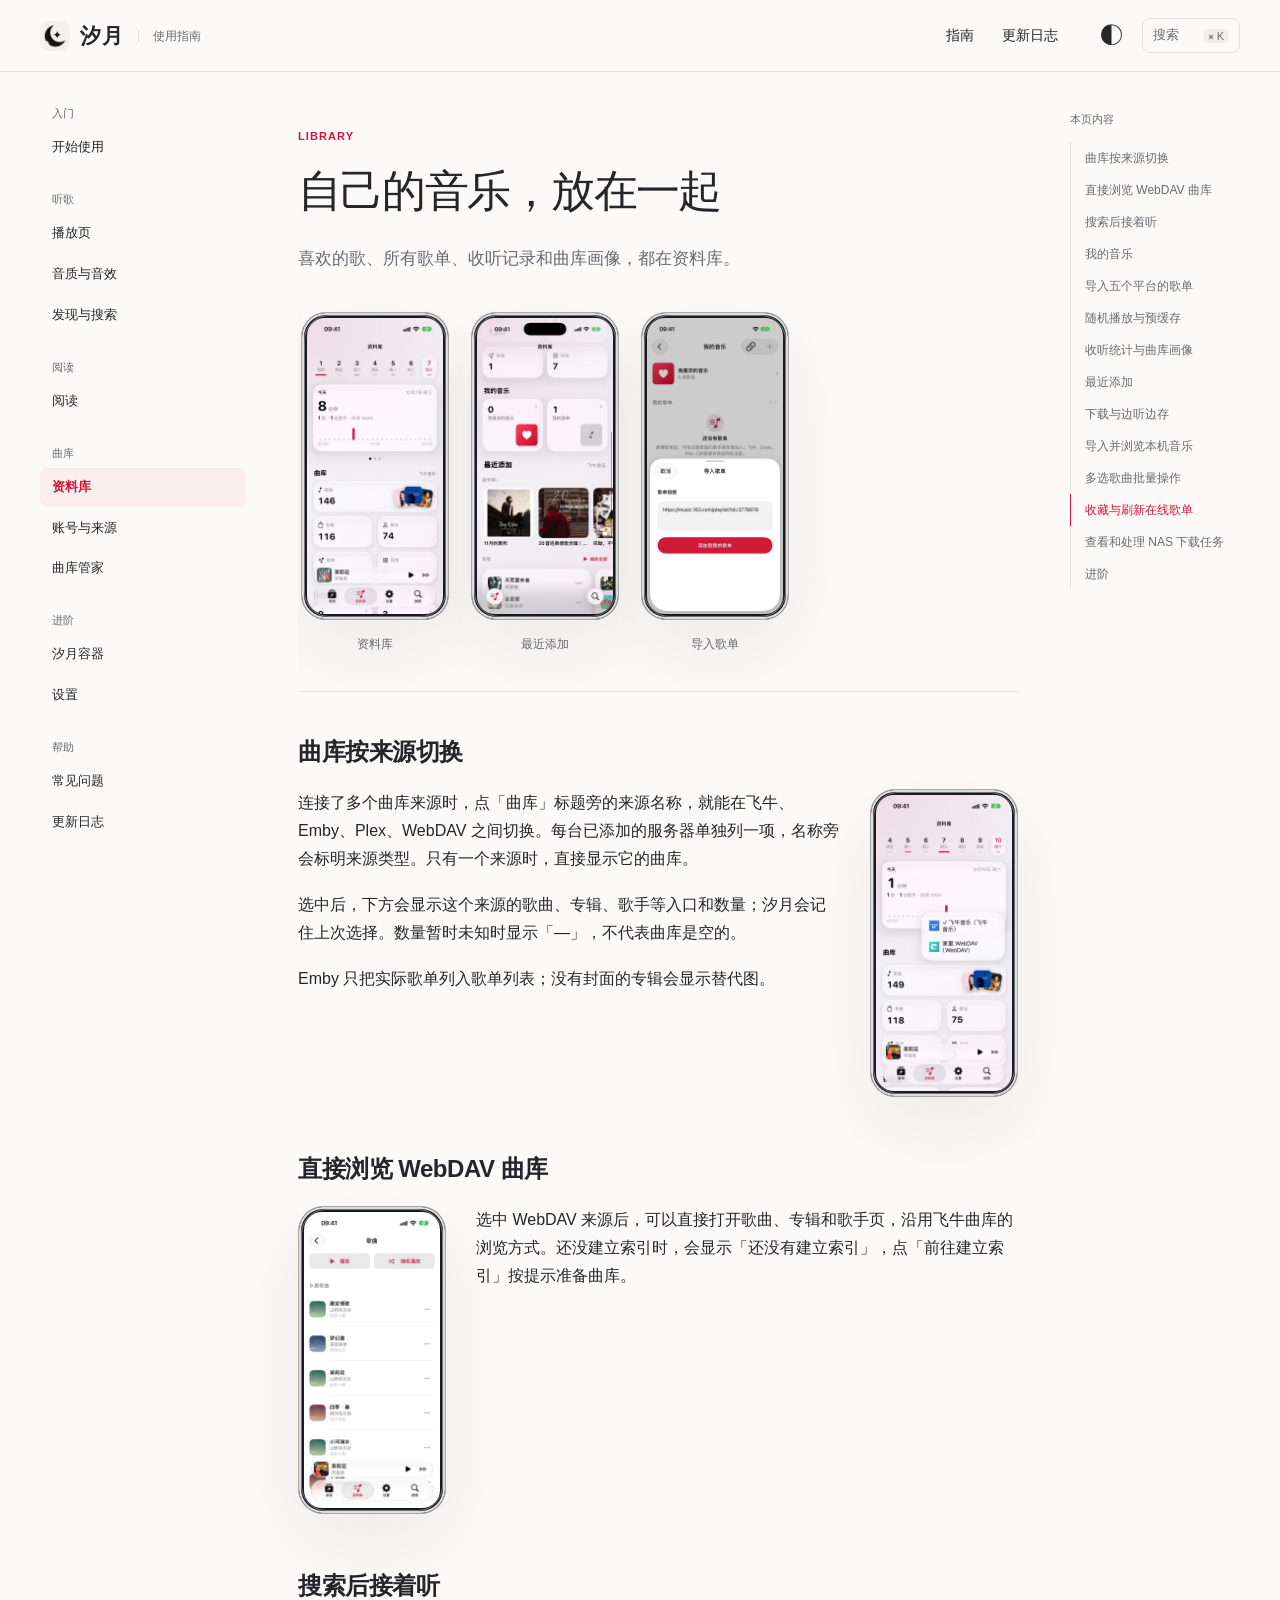
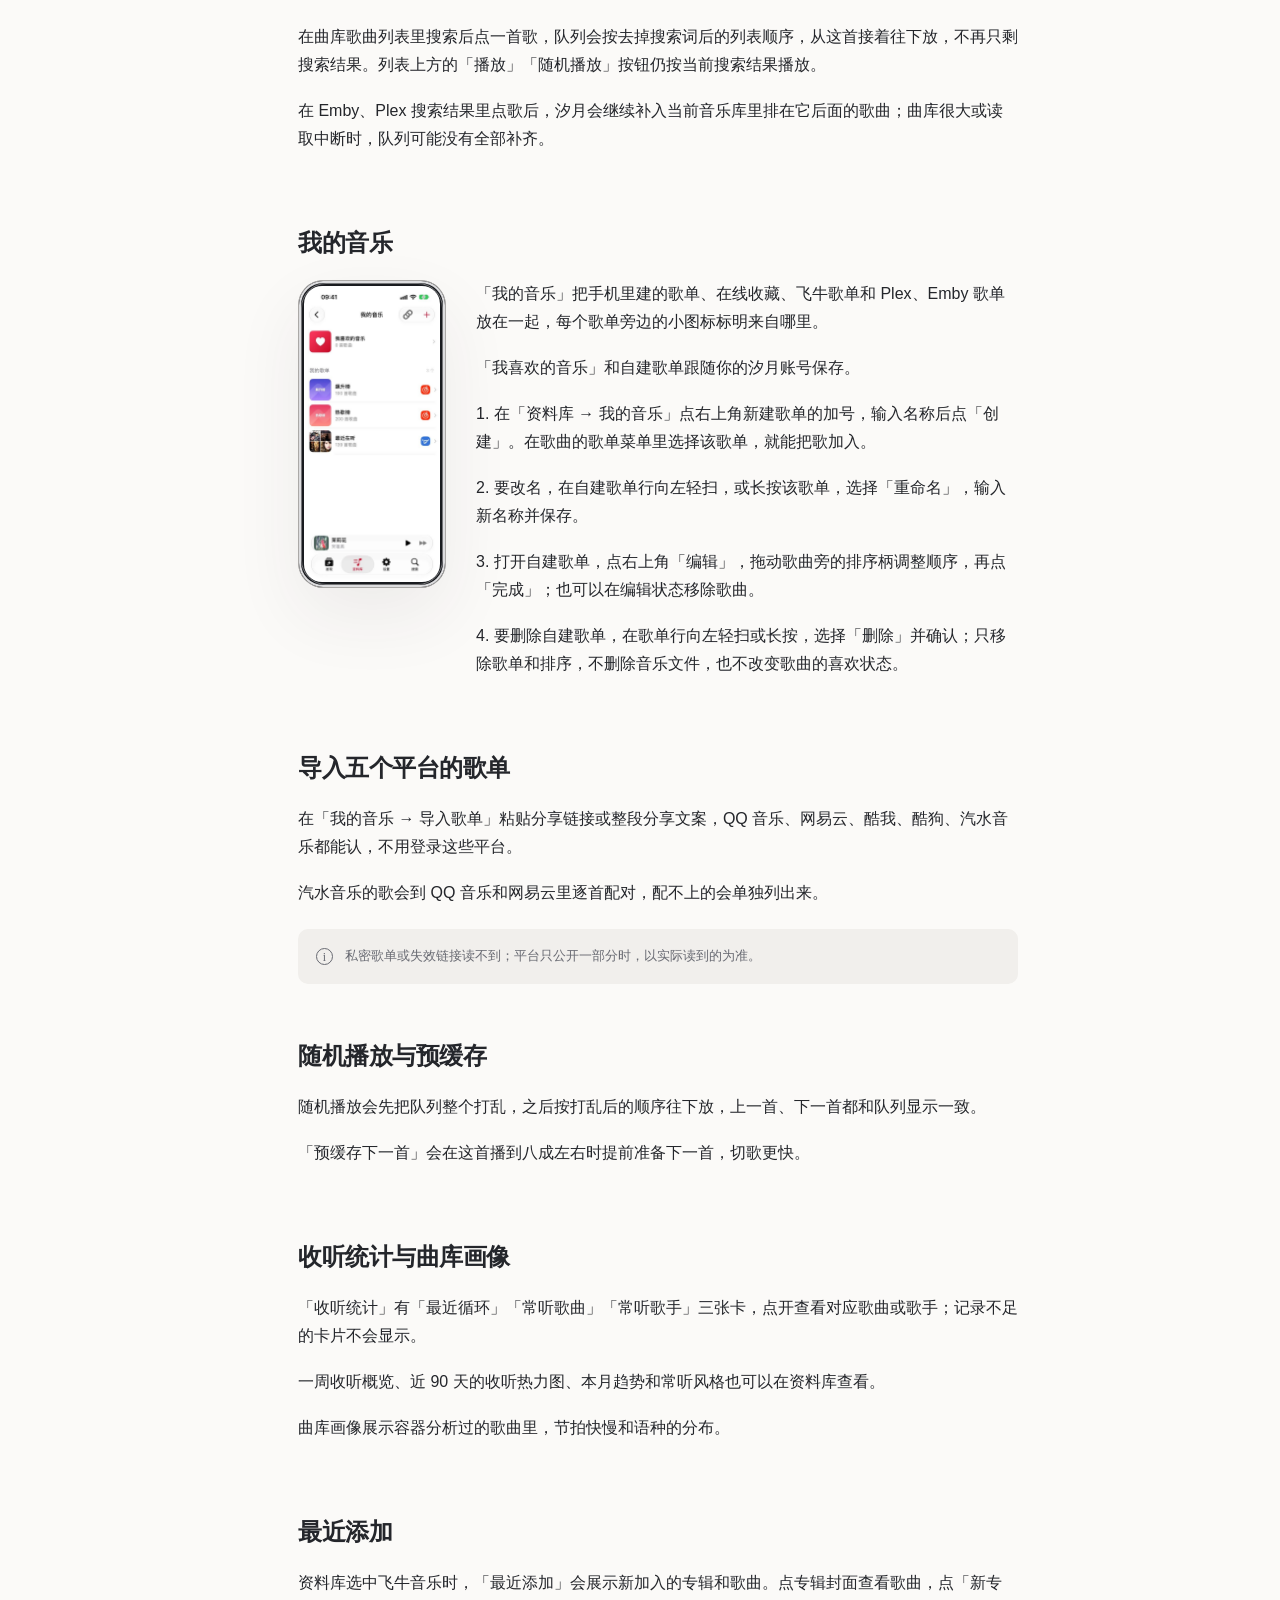
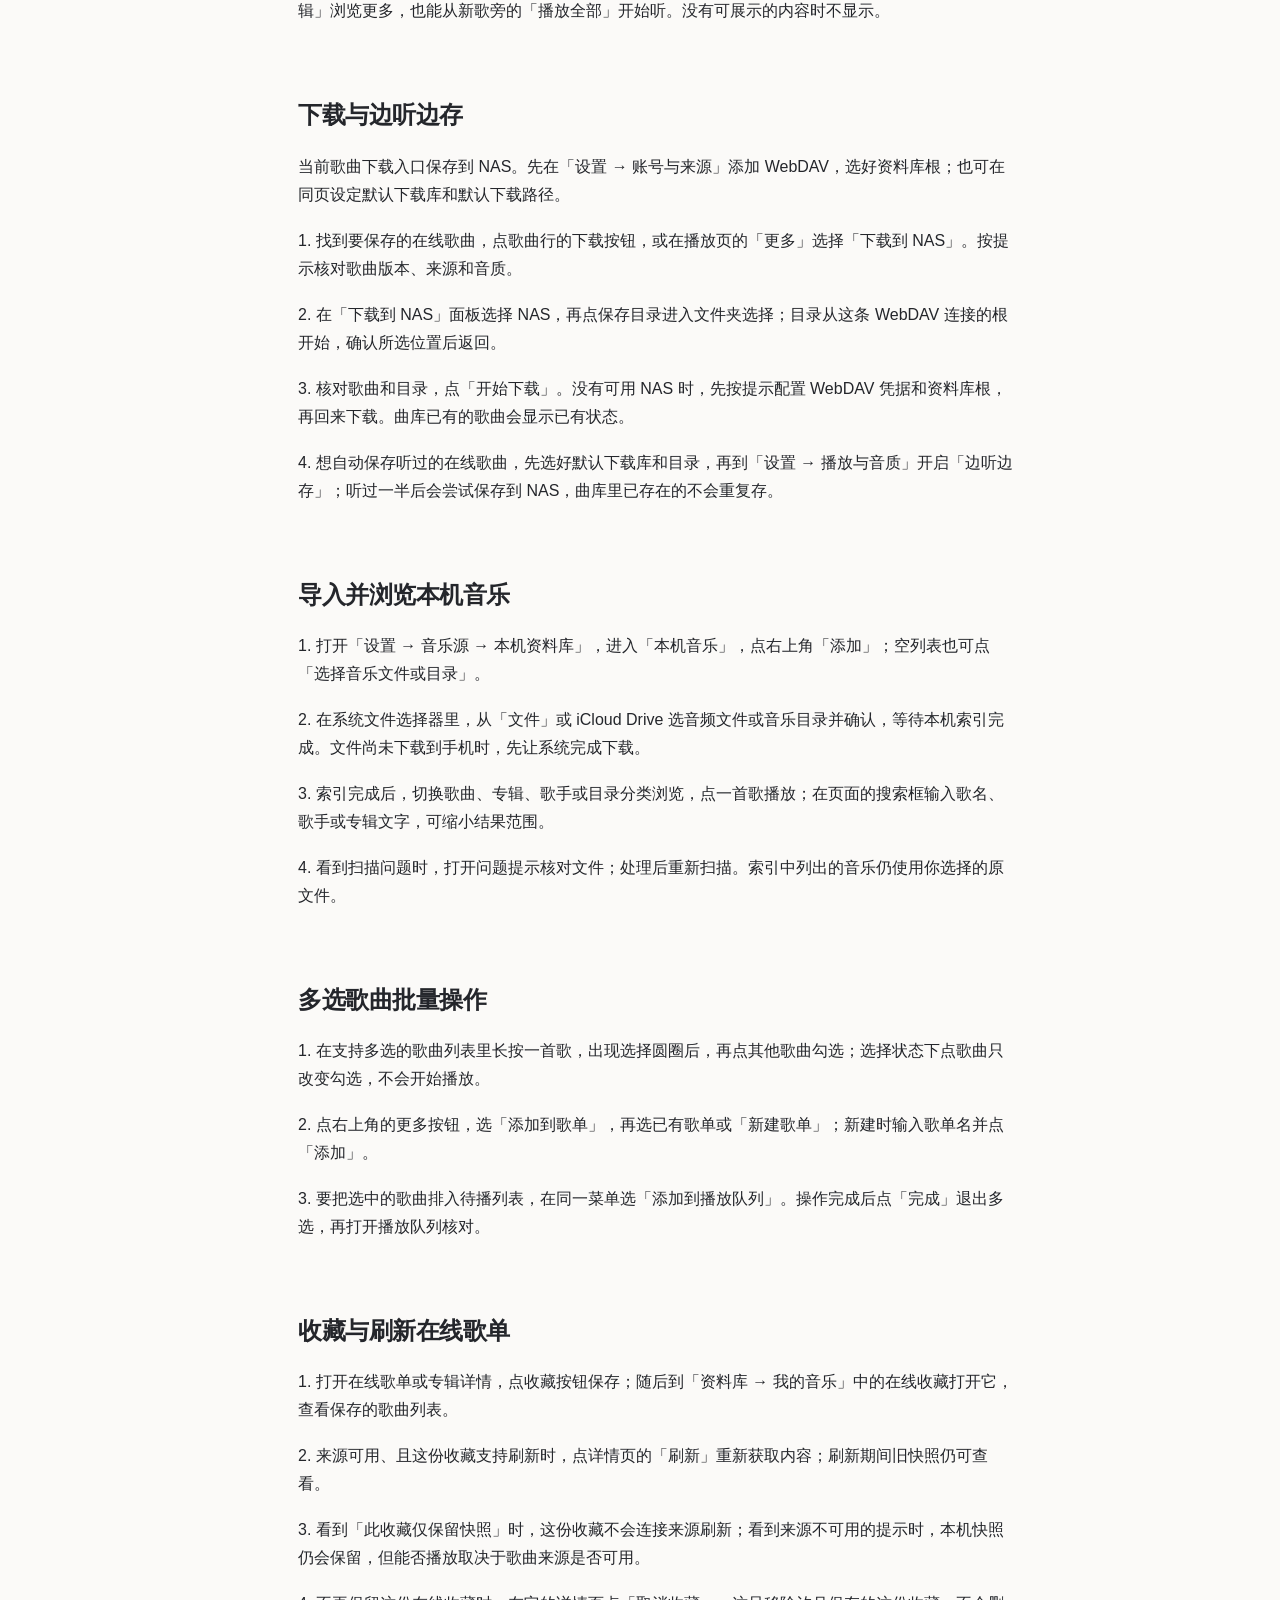
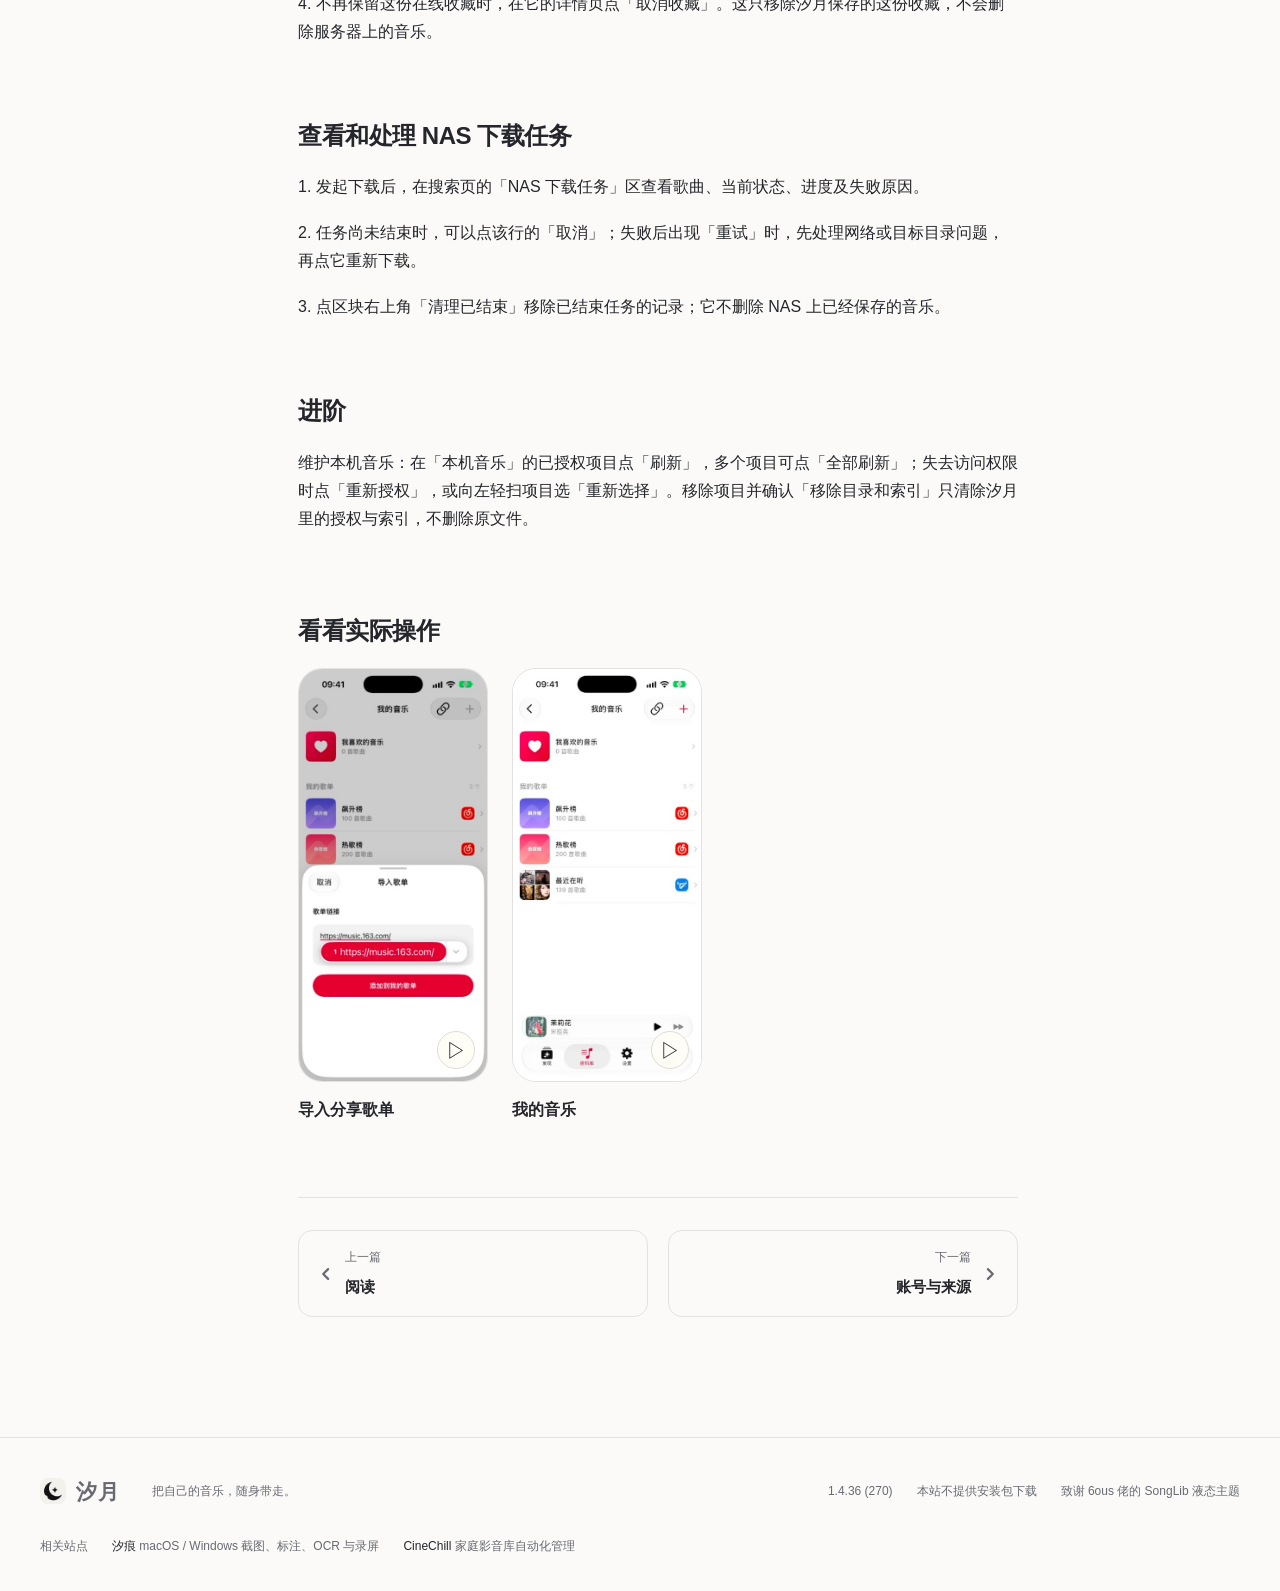
<file: wiki/library.html>
<!doctype html>
<html lang="zh-CN"><head><meta charset="utf-8"><meta name="viewport" content="width=device-width, initial-scale=1">
<meta name="color-scheme" content="light dark"><title>资料库 · 汐月 Wiki</title>
<meta name="description" content="喜欢的歌、所有歌单、收听记录和曲库画像，都在资料库。">
<link rel="icon" href="../xiyue/icon.png"><link rel="stylesheet" href="../xiyue/wiki.css">
<script>try{const t=localStorage.getItem('xiyue-wiki-theme');if(t==='light'||t==='dark')document.documentElement.dataset.theme=t;}catch(e){}</script>
<script defer src="../xiyue/search-index.js"></script><script defer src="../xiyue/site.js"></script></head>
<body data-page="library"><a class="skip-link" href="#main">跳到正文</a>
<header class="site-header"><div class="header-inner">
<a class="brand" href="../index.html" aria-label="汐月 Wiki 首页"><img src="../xiyue/icon.png" alt="" width="30" height="30"><strong>汐月</strong><span>使用指南</span></a>
<nav class="top-nav" aria-label="主要导航"><a href="quickstart.html">指南</a><a href="changelog.html">更新日志</a></nav>
<div class="header-tools"><button class="icon-button theme-toggle" aria-label="切换深浅色"><span aria-hidden="true">◐</span></button>
<button class="search-open" aria-label="搜索站内指南"><span>搜索</span><kbd>⌘ K</kbd></button>
<button class="menu-toggle icon-button" aria-label="打开目录" aria-controls="nav-drawer" aria-expanded="false"><span aria-hidden="true">☰</span></button></div>
</div></header><div class="doc-layout"><aside class="doc-sidebar" aria-label="指南目录"><section class="nav-group"><h2>入门</h2><a href="quickstart.html" >开始使用<span>安装、连接曲库、添加音源</span></a></section><section class="nav-group"><h2>听歌</h2><a href="player.html" >播放页<span>两套主题、歌词与实时频谱</span></a><a href="sound.html" >音质与音效<span>无缝切歌、响度均衡、12 种听感</span></a><a href="discover.html" >发现与搜索<span>榜单、找歌与懂你推荐</span></a></section><section class="nav-group"><h2>阅读</h2><a href="reading.html" >阅读<span>汐墨书架、找书与阅读器</span></a></section><section class="nav-group"><h2>曲库</h2><a href="library.html" aria-current="page">资料库<span>我的音乐、歌单导入、收听统计</span></a><a href="sources.html" >账号与来源<span>飞牛、WebDAV、Plex、Emby</span></a><a href="butler.html" >曲库管家<span>体检、补资料、洗版与整理</span></a></section><section class="nav-group"><h2>进阶</h2><a href="container.html" >汐月容器<span>家里的音源、账号与代下载</span></a><a href="settings.html" >设置<span>外观、日志与备份</span></a></section><section class="nav-group"><h2>帮助</h2><a href="troubleshooting.html" >常见问题<span>按现象查原因</span></a><a href="changelog.html" >更新日志<span>每一个版本的变化</span></a></section></aside><main class="doc-main" id="main"><header class="doc-heading"><p class="kicker">Library</p><h1>自己的音乐，放在一起</h1><p class="lead">喜欢的歌、所有歌单、收听记录和曲库画像，都在资料库。</p></header><div class="shot-gallery"><figure class="phone-figure "><button class="phone lightbox-trigger" data-lightbox="../xiyue/screenshots/library.jpg" aria-label="放大：资料库"><img src="../xiyue/screenshots/library.jpg" alt="资料库" width="552" height="1200" loading="lazy" decoding="async"></button><figcaption>资料库</figcaption></figure><figure class="phone-figure "><button class="phone lightbox-trigger" data-lightbox="../xiyue/screenshots/library-recent-added.jpg" aria-label="放大：最近添加"><img src="../xiyue/screenshots/library-recent-added.jpg" alt="最近添加" width="552" height="1200" loading="lazy" decoding="async"></button><figcaption>最近添加</figcaption></figure><figure class="phone-figure "><button class="phone lightbox-trigger" data-lightbox="../xiyue/screenshots/import.jpg" aria-label="放大：导入歌单"><img src="../xiyue/screenshots/import.jpg" alt="导入歌单" width="552" height="1200" loading="lazy" decoding="async"></button><figcaption>导入歌单</figcaption></figure></div><section class="doc-section reveal" id="s-1"><h2>曲库按来源切换</h2><div class="section-split "><div><p>连接了多个曲库来源时，点「曲库」标题旁的来源名称，就能在飞牛、Emby、Plex、WebDAV 之间切换。每台已添加的服务器单独列一项，名称旁会标明来源类型。只有一个来源时，直接显示它的曲库。</p><p>选中后，下方会显示这个来源的歌曲、专辑、歌手等入口和数量；汐月会记住上次选择。数量暂时未知时显示「—」，不代表曲库是空的。</p><p>Emby 只把实际歌单列入歌单列表；没有封面的专辑会显示替代图。</p></div><figure class="phone-figure section-phone"><button class="phone lightbox-trigger" data-lightbox="../xiyue/screenshots/library-sources.jpg" aria-label="放大：曲库按来源切换"><img src="../xiyue/screenshots/library-sources.jpg" alt="曲库按来源切换" width="552" height="1200" loading="lazy" decoding="async"></button><figcaption>曲库按来源切换</figcaption></figure></div></section><section class="doc-section reveal" id="s-2"><h2>直接浏览 WebDAV 曲库</h2><div class="section-split reverse"><div><p>选中 WebDAV 来源后，可以直接打开歌曲、专辑和歌手页，沿用飞牛曲库的浏览方式。还没建立索引时，会显示「还没有建立索引」，点「前往建立索引」按提示准备曲库。</p></div><figure class="phone-figure section-phone"><button class="phone lightbox-trigger" data-lightbox="../xiyue/screenshots/webdav-songs.jpg" aria-label="放大：直接浏览 WebDAV 曲库"><img src="../xiyue/screenshots/webdav-songs.jpg" alt="直接浏览 WebDAV 曲库" width="552" height="1200" loading="lazy" decoding="async"></button><figcaption>直接浏览 WebDAV 曲库</figcaption></figure></div></section><section class="doc-section reveal" id="s-3"><h2>搜索后接着听</h2><p>在曲库歌曲列表里搜索后点一首歌，队列会按去掉搜索词后的列表顺序，从这首接着往下放，不再只剩搜索结果。列表上方的「播放」「随机播放」按钮仍按当前搜索结果播放。</p><p>在 Emby、Plex 搜索结果里点歌后，汐月会继续补入当前音乐库里排在它后面的歌曲；曲库很大或读取中断时，队列可能没有全部补齐。</p></section><section class="doc-section reveal" id="s-4"><h2>我的音乐</h2><div class="section-split reverse"><div><p>「我的音乐」把手机里建的歌单、在线收藏、飞牛歌单和 Plex、Emby 歌单放在一起，每个歌单旁边的小图标标明来自哪里。</p><p>「我喜欢的音乐」和自建歌单跟随你的汐月账号保存。</p><p>1. 在「资料库 → 我的音乐」点右上角新建歌单的加号，输入名称后点「创建」。在歌曲的歌单菜单里选择该歌单，就能把歌加入。</p><p>2. 要改名，在自建歌单行向左轻扫，或长按该歌单，选择「重命名」，输入新名称并保存。</p><p>3. 打开自建歌单，点右上角「编辑」，拖动歌曲旁的排序柄调整顺序，再点「完成」；也可以在编辑状态移除歌曲。</p><p>4. 要删除自建歌单，在歌单行向左轻扫或长按，选择「删除」并确认；只移除歌单和排序，不删除音乐文件，也不改变歌曲的喜欢状态。</p></div><figure class="phone-figure section-phone"><button class="phone lightbox-trigger" data-lightbox="../xiyue/screenshots/collections.jpg" aria-label="放大：我的音乐"><img src="../xiyue/screenshots/collections.jpg" alt="我的音乐" width="552" height="1200" loading="lazy" decoding="async"></button><figcaption>我的音乐</figcaption></figure></div></section><section class="doc-section reveal" id="s-5"><h2>导入五个平台的歌单</h2><p>在「我的音乐 → 导入歌单」粘贴分享链接或整段分享文案，QQ 音乐、网易云、酷我、酷狗、汽水音乐都能认，不用登录这些平台。</p><p>汽水音乐的歌会到 QQ 音乐和网易云里逐首配对，配不上的会单独列出来。</p><aside class="tip"><span aria-hidden="true">i</span><p>私密歌单或失效链接读不到；平台只公开一部分时，以实际读到的为准。</p></aside></section><section class="doc-section reveal" id="s-6"><h2>随机播放与预缓存</h2><p>随机播放会先把队列整个打乱，之后按打乱后的顺序往下放，上一首、下一首都和队列显示一致。</p><p>「预缓存下一首」会在这首播到八成左右时提前准备下一首，切歌更快。</p></section><section class="doc-section reveal" id="s-7"><h2>收听统计与曲库画像</h2><p>「收听统计」有「最近循环」「常听歌曲」「常听歌手」三张卡，点开查看对应歌曲或歌手；记录不足的卡片不会显示。</p><p>一周收听概览、近 90 天的收听热力图、本月趋势和常听风格也可以在资料库查看。</p><p>曲库画像展示容器分析过的歌曲里，节拍快慢和语种的分布。</p></section><section class="doc-section reveal" id="s-8"><h2>最近添加</h2><p>资料库选中飞牛音乐时，「最近添加」会展示新加入的专辑和歌曲。点专辑封面查看歌曲，点「新专辑」浏览更多，也能从新歌旁的「播放全部」开始听。没有可展示的内容时不显示。</p></section><section class="doc-section reveal" id="s-9"><h2>下载与边听边存</h2><p>当前歌曲下载入口保存到 NAS。先在「设置 → 账号与来源」添加 WebDAV，选好资料库根；也可在同页设定默认下载库和默认下载路径。</p><p>1. 找到要保存的在线歌曲，点歌曲行的下载按钮，或在播放页的「更多」选择「下载到 NAS」。按提示核对歌曲版本、来源和音质。</p><p>2. 在「下载到 NAS」面板选择 NAS，再点保存目录进入文件夹选择；目录从这条 WebDAV 连接的根开始，确认所选位置后返回。</p><p>3. 核对歌曲和目录，点「开始下载」。没有可用 NAS 时，先按提示配置 WebDAV 凭据和资料库根，再回来下载。曲库已有的歌曲会显示已有状态。</p><p>4. 想自动保存听过的在线歌曲，先选好默认下载库和目录，再到「设置 → 播放与音质」开启「边听边存」；听过一半后会尝试保存到 NAS，曲库里已存在的不会重复存。</p></section><section class="doc-section reveal" id="s-10"><h2>导入并浏览本机音乐</h2><p>1. 打开「设置 → 音乐源 → 本机资料库」，进入「本机音乐」，点右上角「添加」；空列表也可点「选择音乐文件或目录」。</p><p>2. 在系统文件选择器里，从「文件」或 iCloud Drive 选音频文件或音乐目录并确认，等待本机索引完成。文件尚未下载到手机时，先让系统完成下载。</p><p>3. 索引完成后，切换歌曲、专辑、歌手或目录分类浏览，点一首歌播放；在页面的搜索框输入歌名、歌手或专辑文字，可缩小结果范围。</p><p>4. 看到扫描问题时，打开问题提示核对文件；处理后重新扫描。索引中列出的音乐仍使用你选择的原文件。</p></section><section class="doc-section reveal" id="s-11"><h2>多选歌曲批量操作</h2><p>1. 在支持多选的歌曲列表里长按一首歌，出现选择圆圈后，再点其他歌曲勾选；选择状态下点歌曲只改变勾选，不会开始播放。</p><p>2. 点右上角的更多按钮，选「添加到歌单」，再选已有歌单或「新建歌单」；新建时输入歌单名并点「添加」。</p><p>3. 要把选中的歌曲排入待播列表，在同一菜单选「添加到播放队列」。操作完成后点「完成」退出多选，再打开播放队列核对。</p></section><section class="doc-section reveal" id="s-12"><h2>收藏与刷新在线歌单</h2><p>1. 打开在线歌单或专辑详情，点收藏按钮保存；随后到「资料库 → 我的音乐」中的在线收藏打开它，查看保存的歌曲列表。</p><p>2. 来源可用、且这份收藏支持刷新时，点详情页的「刷新」重新获取内容；刷新期间旧快照仍可查看。</p><p>3. 看到「此收藏仅保留快照」时，这份收藏不会连接来源刷新；看到来源不可用的提示时，本机快照仍会保留，但能否播放取决于歌曲来源是否可用。</p><p>4. 不再保留这份在线收藏时，在它的详情页点「取消收藏」。这只移除汐月保存的这份收藏，不会删除服务器上的音乐。</p></section><section class="doc-section reveal" id="s-13"><h2>查看和处理 NAS 下载任务</h2><p>1. 发起下载后，在搜索页的「NAS 下载任务」区查看歌曲、当前状态、进度及失败原因。</p><p>2. 任务尚未结束时，可以点该行的「取消」；失败后出现「重试」时，先处理网络或目标目录问题，再点它重新下载。</p><p>3. 点区块右上角「清理已结束」移除已结束任务的记录；它不删除 NAS 上已经保存的音乐。</p></section><section class="doc-section reveal" id="s-14"><h2>进阶</h2><p>维护本机音乐：在「本机音乐」的已授权项目点「刷新」，多个项目可点「全部刷新」；失去访问权限时点「重新授权」，或向左轻扫项目选「重新选择」。移除项目并确认「移除目录和索引」只清除汐月里的授权与索引，不删除原文件。</p></section><section class="doc-clips"><h2>看看实际操作</h2><div class="doc-clip-grid"><figure class="clip-card"><div class="clip-screen"><video muted playsinline loop preload="none" poster="../xiyue/videos/import.jpg" data-video="../xiyue/videos/import.mp4" aria-label="导入分享歌单演示"></video><button class="video-toggle" aria-label="播放：导入分享歌单"><span aria-hidden="true">▷</span></button></div><figcaption><h3>导入分享歌单</h3></figcaption></figure><figure class="clip-card"><div class="clip-screen"><video muted playsinline loop preload="none" poster="../xiyue/videos/collections.jpg" data-video="../xiyue/videos/collections.mp4" aria-label="我的音乐演示"></video><button class="video-toggle" aria-label="播放：我的音乐"><span aria-hidden="true">▷</span></button></div><figcaption><h3>我的音乐</h3></figcaption></figure></div></section><nav class="doc-pagination" aria-label="相邻指南"><a class="previous" href="reading.html"><svg class="chev" viewBox="0 0 10 10" width="10" height="10" aria-hidden="true" focusable="false"><path d="M3.5 1.5 7 5l-3.5 3.5" fill="none" stroke="currentColor" stroke-width="1.6" stroke-linecap="round" stroke-linejoin="round"/></svg><div><span>上一篇</span><strong>阅读</strong></div></a><a class="next" href="sources.html"><div><span>下一篇</span><strong>账号与来源</strong></div><svg class="chev" viewBox="0 0 10 10" width="10" height="10" aria-hidden="true" focusable="false"><path d="M3.5 1.5 7 5l-3.5 3.5" fill="none" stroke="currentColor" stroke-width="1.6" stroke-linecap="round" stroke-linejoin="round"/></svg></a></nav></main><aside class='toc' aria-label='本页内容'><h2>本页内容</h2><a href="#s-1">曲库按来源切换</a><a href="#s-2">直接浏览 WebDAV 曲库</a><a href="#s-3">搜索后接着听</a><a href="#s-4">我的音乐</a><a href="#s-5">导入五个平台的歌单</a><a href="#s-6">随机播放与预缓存</a><a href="#s-7">收听统计与曲库画像</a><a href="#s-8">最近添加</a><a href="#s-9">下载与边听边存</a><a href="#s-10">导入并浏览本机音乐</a><a href="#s-11">多选歌曲批量操作</a><a href="#s-12">收藏与刷新在线歌单</a><a href="#s-13">查看和处理 NAS 下载任务</a><a href="#s-14">进阶</a></aside></div>
<footer class="site-footer"><a class="brand" href="../index.html"><img src="../xiyue/icon.png" alt="" width="26" height="26"><strong>汐月</strong></a>
<p>把自己的音乐，随身带走。</p><div><span>1.4.36 (270)</span><span>本站不提供安装包下载</span><span>致谢 6ous 佬的 SongLib 液态主题</span></div>
<nav class="friend-links" aria-label="友情链接"><span class="friend-links-title">相关站点</span>
<a href="https://bbong9.github.io/LumaTrace/" target="_blank" rel="noopener">汐痕 <small>macOS / Windows 截图、标注、OCR 与录屏</small></a>
<a href="https://bbong9.github.io/cinechill-wiki/" target="_blank" rel="noopener">CineChill <small>家庭影音库自动化管理</small></a></nav></footer>
<dialog class="drawer-dialog" id="nav-drawer"><div class="dialog-heading"><strong>使用指南</strong><button data-close aria-label="关闭目录">×</button></div><section class="nav-group"><h2>入门</h2><a href="quickstart.html" >开始使用<span>安装、连接曲库、添加音源</span></a></section><section class="nav-group"><h2>听歌</h2><a href="player.html" >播放页<span>两套主题、歌词与实时频谱</span></a><a href="sound.html" >音质与音效<span>无缝切歌、响度均衡、12 种听感</span></a><a href="discover.html" >发现与搜索<span>榜单、找歌与懂你推荐</span></a></section><section class="nav-group"><h2>阅读</h2><a href="reading.html" >阅读<span>汐墨书架、找书与阅读器</span></a></section><section class="nav-group"><h2>曲库</h2><a href="library.html" aria-current="page">资料库<span>我的音乐、歌单导入、收听统计</span></a><a href="sources.html" >账号与来源<span>飞牛、WebDAV、Plex、Emby</span></a><a href="butler.html" >曲库管家<span>体检、补资料、洗版与整理</span></a></section><section class="nav-group"><h2>进阶</h2><a href="container.html" >汐月容器<span>家里的音源、账号与代下载</span></a><a href="settings.html" >设置<span>外观、日志与备份</span></a></section><section class="nav-group"><h2>帮助</h2><a href="troubleshooting.html" >常见问题<span>按现象查原因</span></a><a href="changelog.html" >更新日志<span>每一个版本的变化</span></a></section></dialog>
<dialog class="search-dialog" id="search-dialog"><div class="search-bar"><label class="sr-only" for="site-query">搜索站内指南</label>
<input type="search" id="site-query" placeholder="搜功能、设置或遇到的问题…" autocomplete="off"><button data-close aria-label="关闭搜索">Esc</button></div>
<p class="search-note">搜索本站指南与更新记录</p><div id="search-results" aria-live="polite"></div></dialog>
<dialog class="lightbox-dialog" id="lightbox"><button data-close aria-label="关闭大图">×</button><img alt=""></dialog>
<!-- 内容依据：_src/content.py; _src/codex-v1/feature-evidence.json; canonical 7bda849、9a3c87a: Emby 曲库与歌单; canonical 65e11a8: MediaServerStore、Library -->
</body></html>
</file>
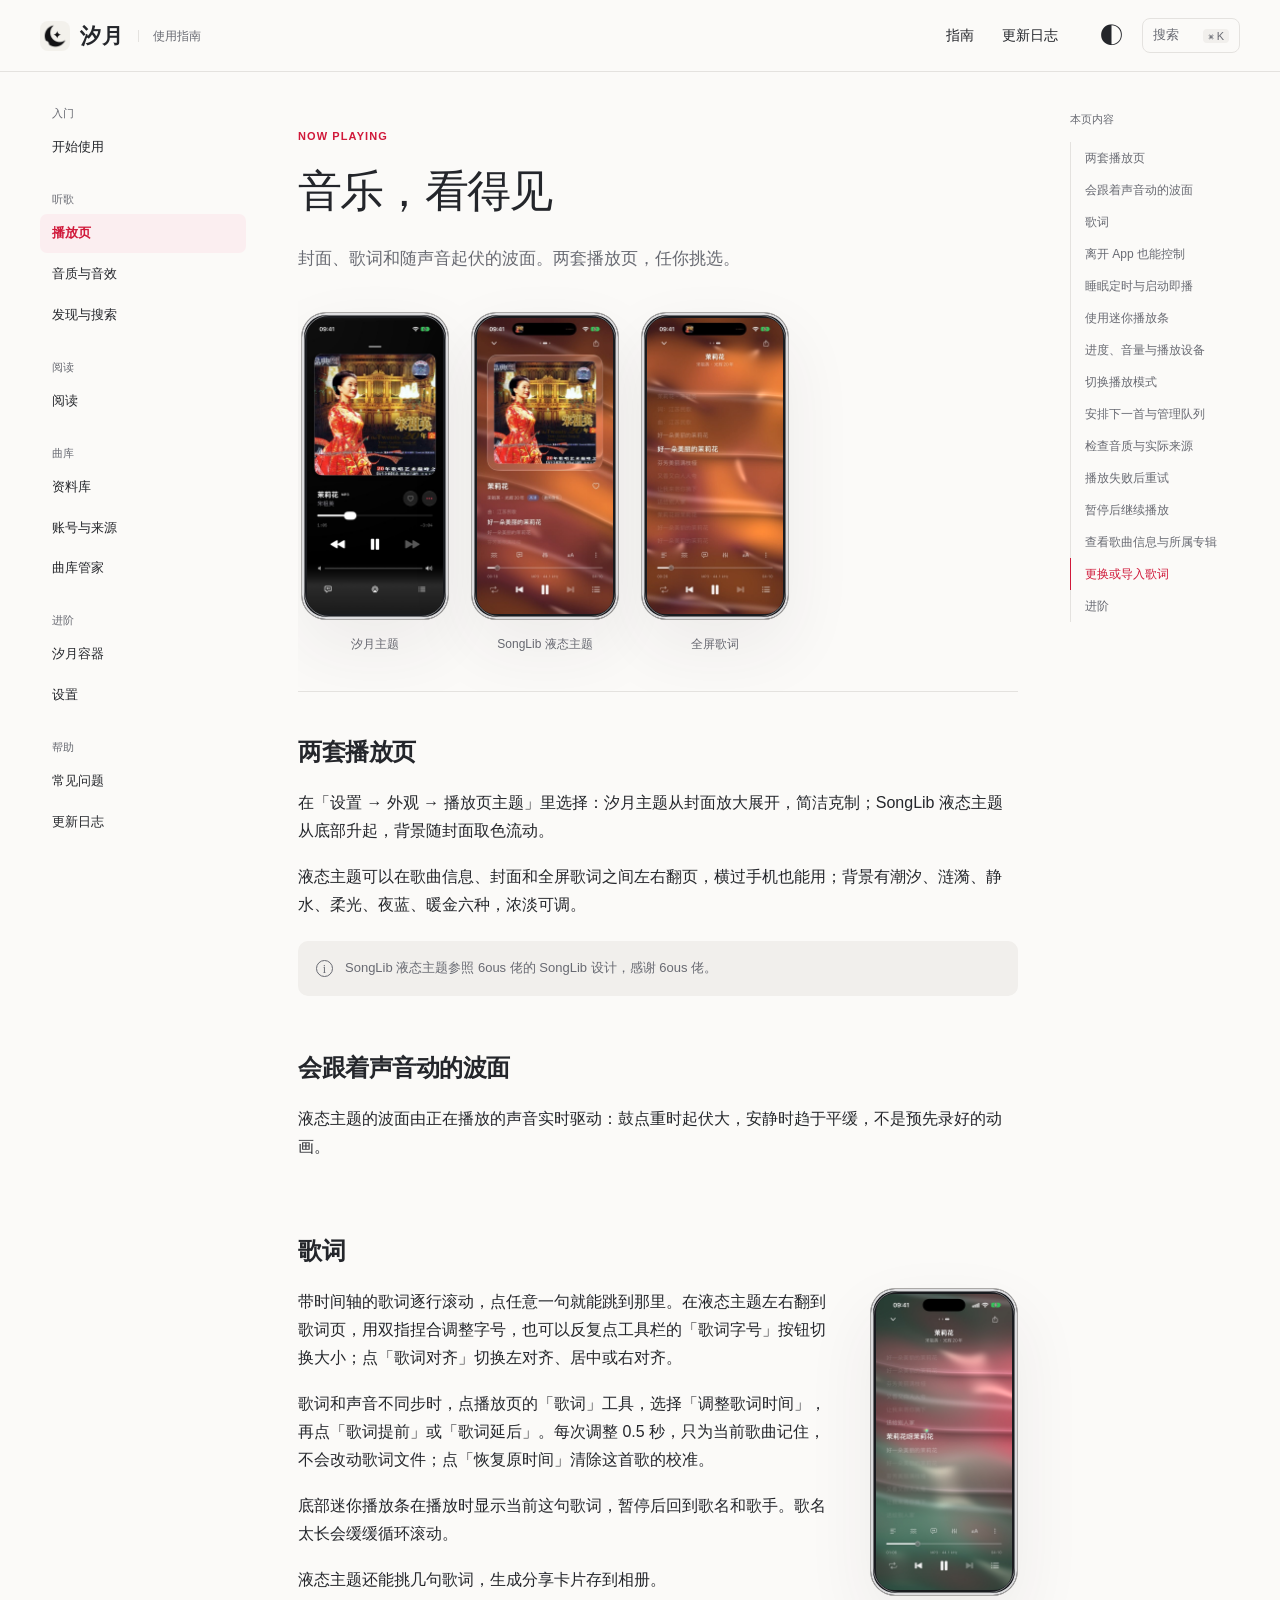
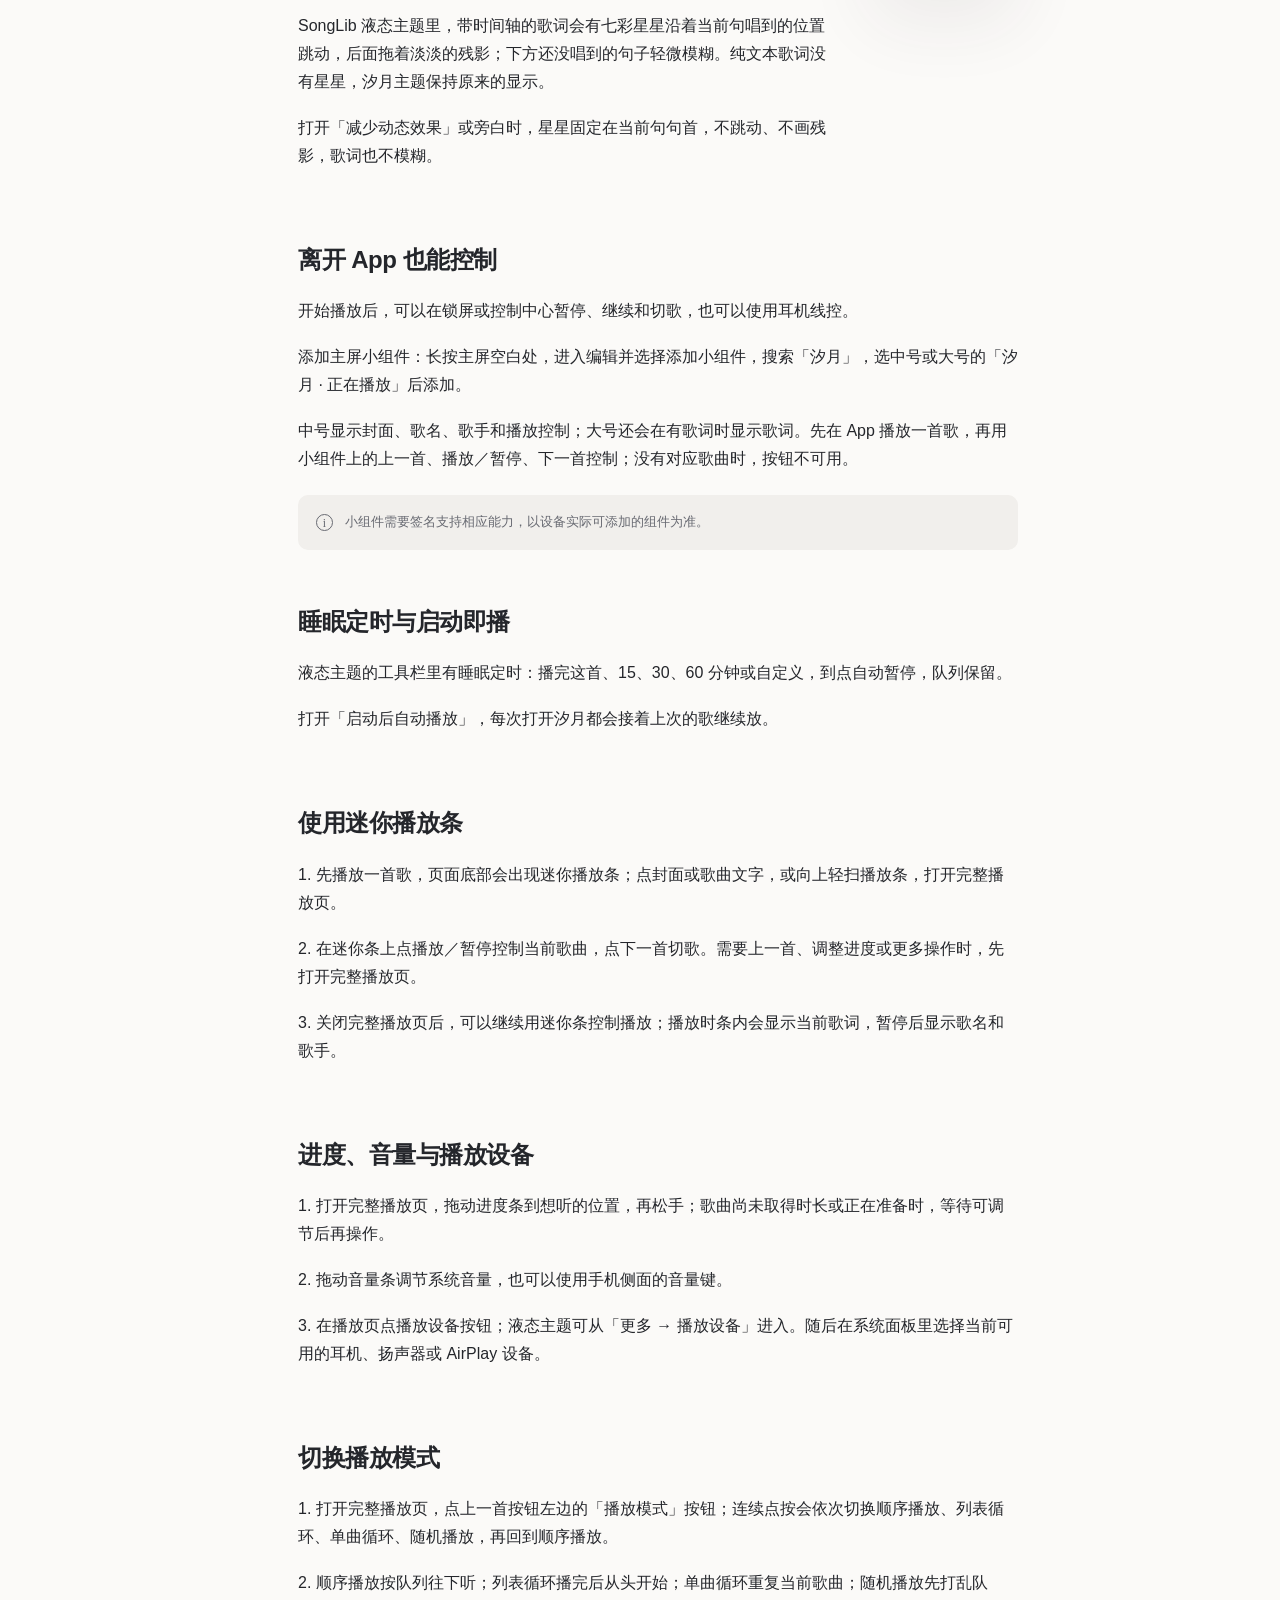
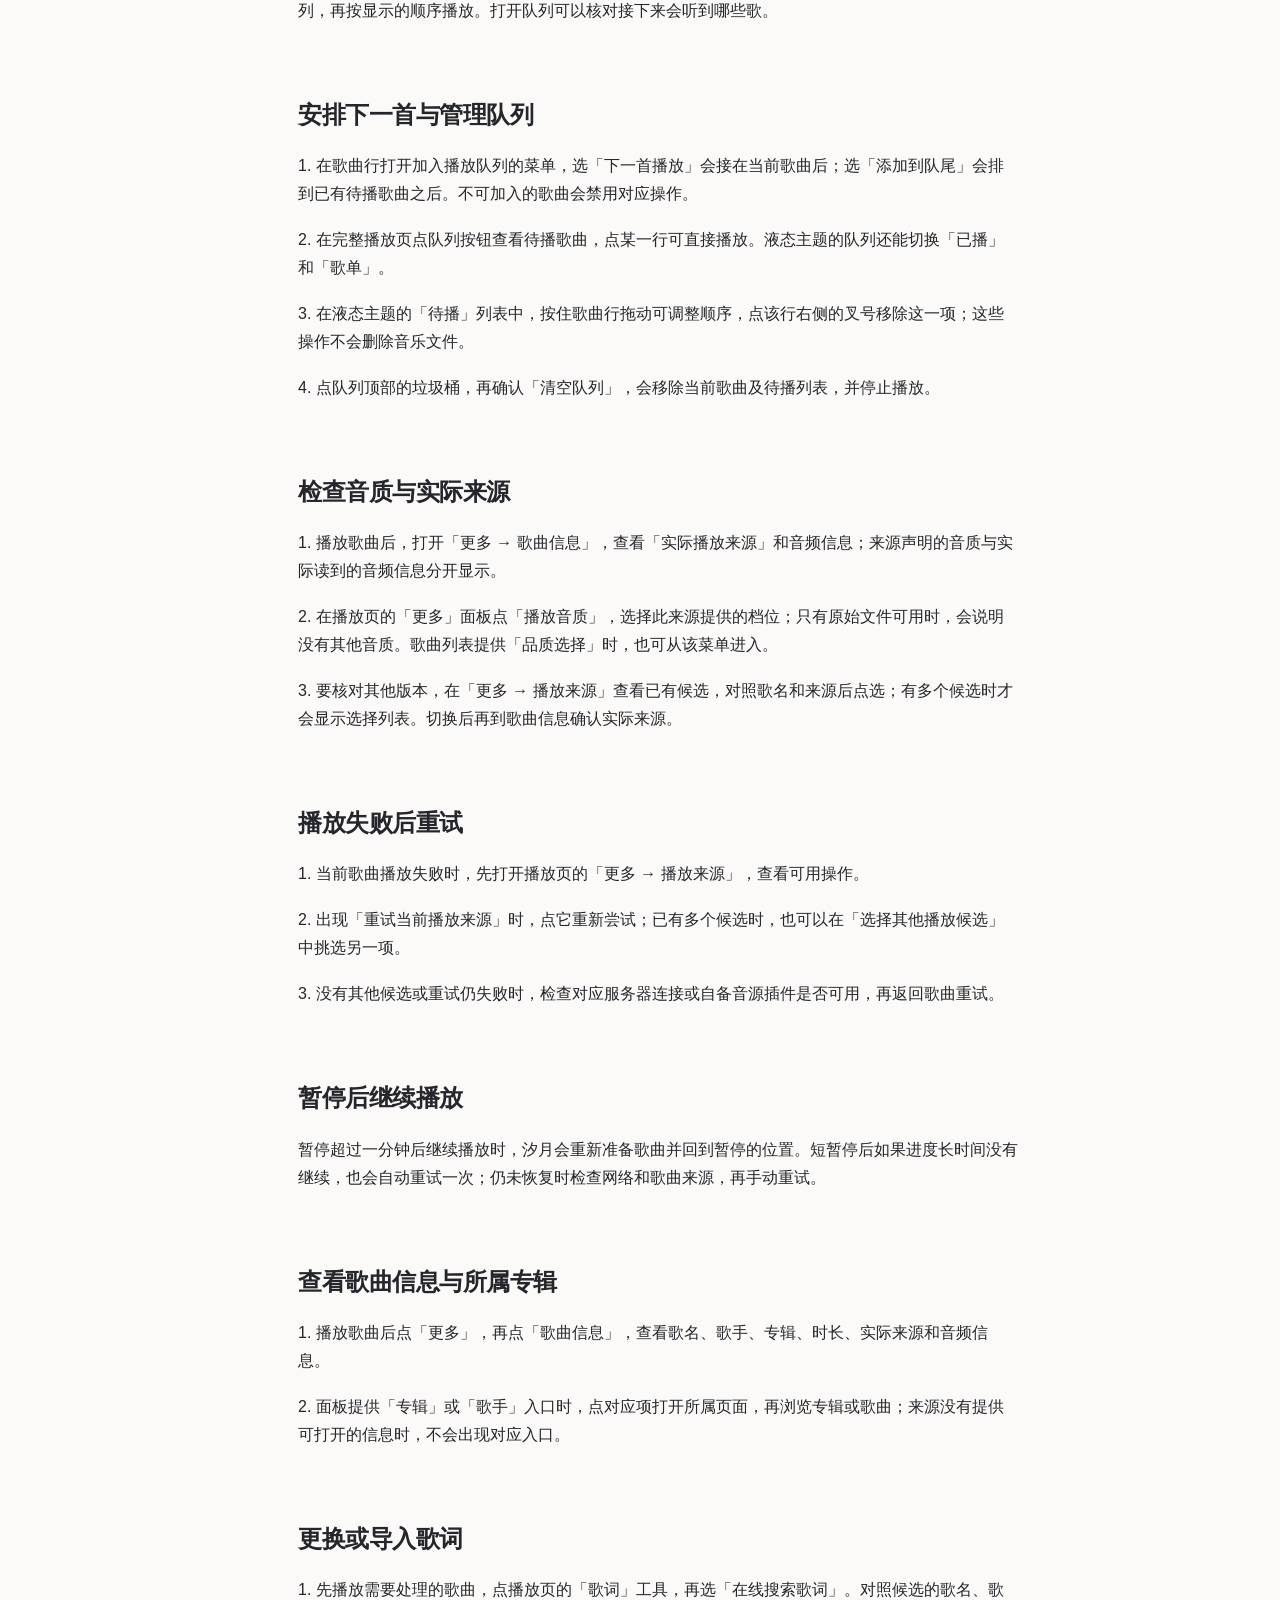
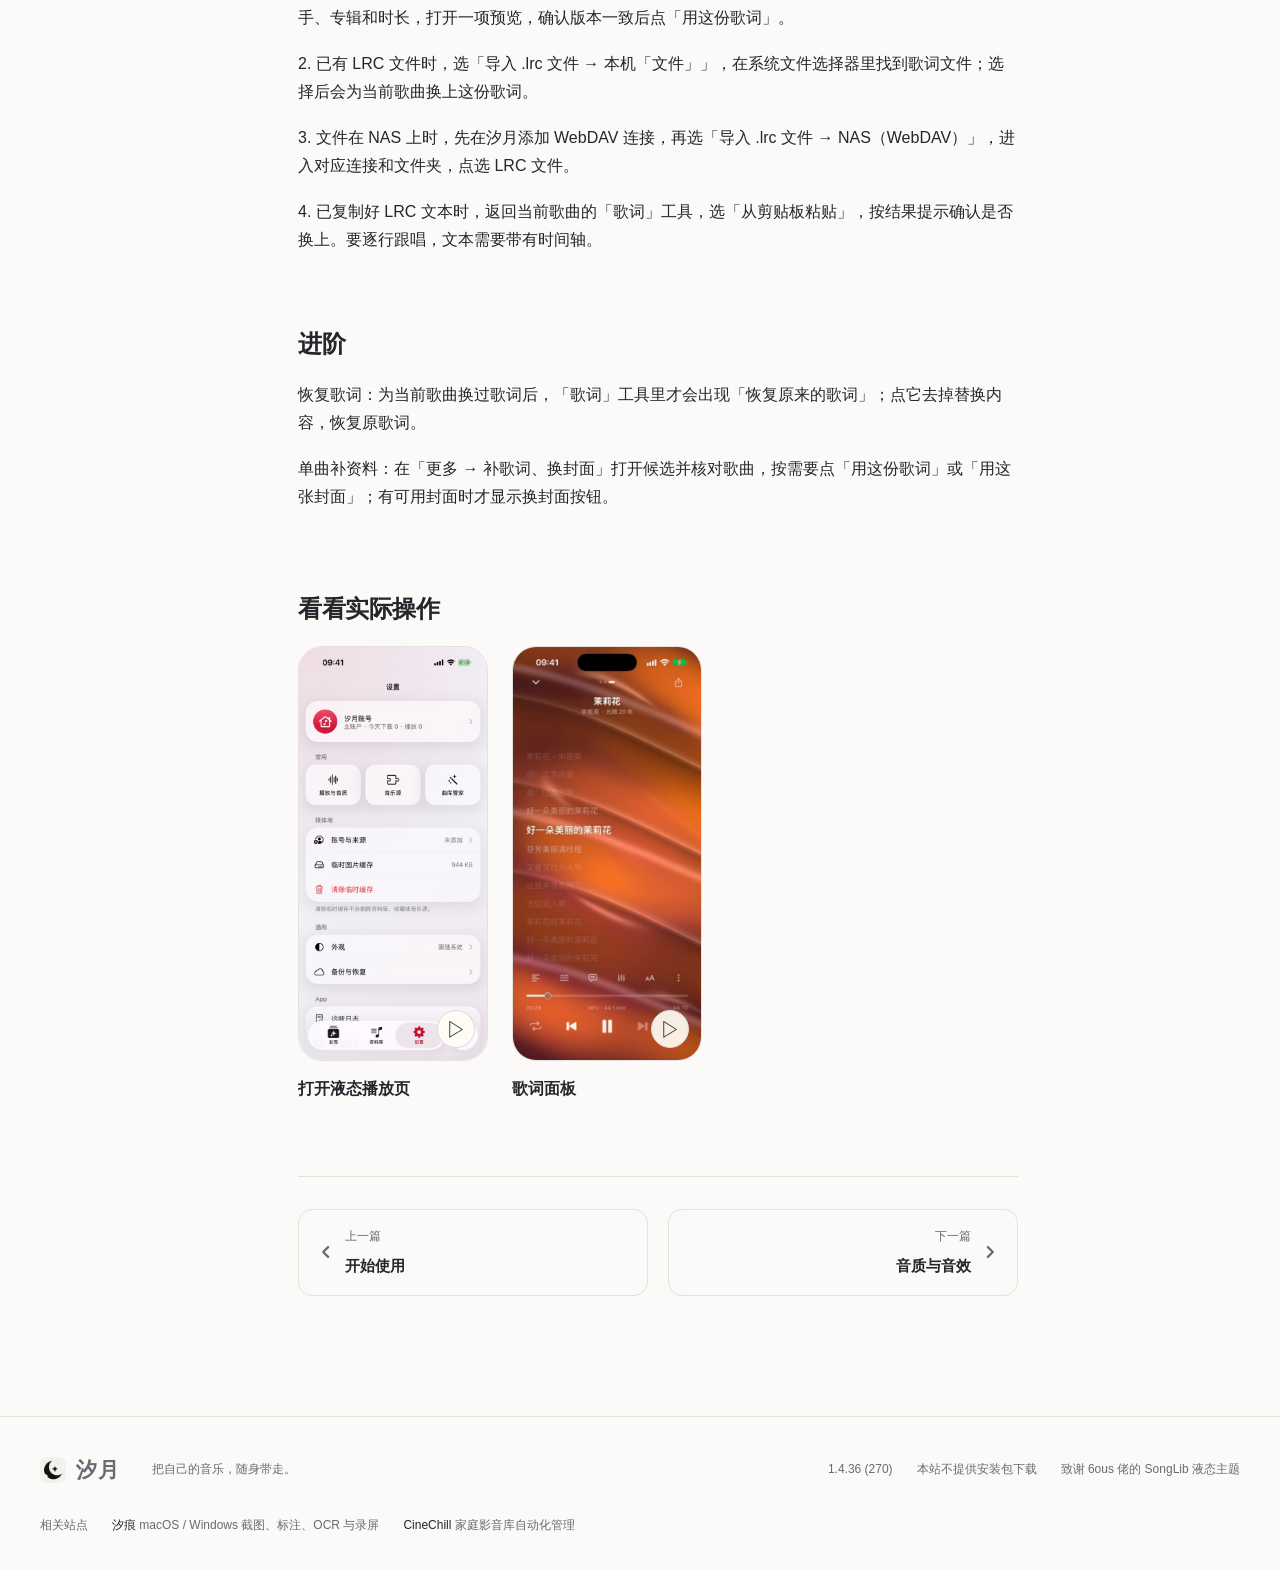
<file: wiki/player.html>
<!doctype html>
<html lang="zh-CN"><head><meta charset="utf-8"><meta name="viewport" content="width=device-width, initial-scale=1">
<meta name="color-scheme" content="light dark"><title>播放页 · 汐月 Wiki</title>
<meta name="description" content="封面、歌词和随声音起伏的波面。两套播放页，任你挑选。">
<link rel="icon" href="../xiyue/icon.png"><link rel="stylesheet" href="../xiyue/wiki.css">
<script>try{const t=localStorage.getItem('xiyue-wiki-theme');if(t==='light'||t==='dark')document.documentElement.dataset.theme=t;}catch(e){}</script>
<script defer src="../xiyue/search-index.js"></script><script defer src="../xiyue/site.js"></script></head>
<body data-page="player"><a class="skip-link" href="#main">跳到正文</a>
<header class="site-header"><div class="header-inner">
<a class="brand" href="../index.html" aria-label="汐月 Wiki 首页"><img src="../xiyue/icon.png" alt="" width="30" height="30"><strong>汐月</strong><span>使用指南</span></a>
<nav class="top-nav" aria-label="主要导航"><a href="quickstart.html">指南</a><a href="changelog.html">更新日志</a></nav>
<div class="header-tools"><button class="icon-button theme-toggle" aria-label="切换深浅色"><span aria-hidden="true">◐</span></button>
<button class="search-open" aria-label="搜索站内指南"><span>搜索</span><kbd>⌘ K</kbd></button>
<button class="menu-toggle icon-button" aria-label="打开目录" aria-controls="nav-drawer" aria-expanded="false"><span aria-hidden="true">☰</span></button></div>
</div></header><div class="doc-layout"><aside class="doc-sidebar" aria-label="指南目录"><section class="nav-group"><h2>入门</h2><a href="quickstart.html" >开始使用<span>安装、连接曲库、添加音源</span></a></section><section class="nav-group"><h2>听歌</h2><a href="player.html" aria-current="page">播放页<span>两套主题、歌词与实时频谱</span></a><a href="sound.html" >音质与音效<span>无缝切歌、响度均衡、12 种听感</span></a><a href="discover.html" >发现与搜索<span>榜单、找歌与懂你推荐</span></a></section><section class="nav-group"><h2>阅读</h2><a href="reading.html" >阅读<span>汐墨书架、找书与阅读器</span></a></section><section class="nav-group"><h2>曲库</h2><a href="library.html" >资料库<span>我的音乐、歌单导入、收听统计</span></a><a href="sources.html" >账号与来源<span>飞牛、WebDAV、Plex、Emby</span></a><a href="butler.html" >曲库管家<span>体检、补资料、洗版与整理</span></a></section><section class="nav-group"><h2>进阶</h2><a href="container.html" >汐月容器<span>家里的音源、账号与代下载</span></a><a href="settings.html" >设置<span>外观、日志与备份</span></a></section><section class="nav-group"><h2>帮助</h2><a href="troubleshooting.html" >常见问题<span>按现象查原因</span></a><a href="changelog.html" >更新日志<span>每一个版本的变化</span></a></section></aside><main class="doc-main" id="main"><header class="doc-heading"><p class="kicker">Now Playing</p><h1>音乐，看得见</h1><p class="lead">封面、歌词和随声音起伏的波面。两套播放页，任你挑选。</p></header><div class="shot-gallery"><figure class="phone-figure "><button class="phone lightbox-trigger" data-lightbox="../xiyue/screenshots/player-default.jpg" aria-label="放大：汐月主题"><img src="../xiyue/screenshots/player-default.jpg" alt="汐月主题" width="552" height="1200" loading="lazy" decoding="async"></button><figcaption>汐月主题</figcaption></figure><figure class="phone-figure "><button class="phone lightbox-trigger" data-lightbox="../xiyue/screenshots/player-songlib.jpg" aria-label="放大：SongLib 液态主题"><img src="../xiyue/screenshots/player-songlib.jpg" alt="SongLib 液态主题" width="552" height="1200" loading="lazy" decoding="async"></button><figcaption>SongLib 液态主题</figcaption></figure><figure class="phone-figure "><button class="phone lightbox-trigger" data-lightbox="../xiyue/screenshots/lyrics-songlib.jpg" aria-label="放大：全屏歌词"><img src="../xiyue/screenshots/lyrics-songlib.jpg" alt="全屏歌词" width="552" height="1200" loading="lazy" decoding="async"></button><figcaption>全屏歌词</figcaption></figure></div><section class="doc-section reveal" id="s-1"><h2>两套播放页</h2><p>在「设置 → 外观 → 播放页主题」里选择：汐月主题从封面放大展开，简洁克制；SongLib 液态主题从底部升起，背景随封面取色流动。</p><p>液态主题可以在歌曲信息、封面和全屏歌词之间左右翻页，横过手机也能用；背景有潮汐、涟漪、静水、柔光、夜蓝、暖金六种，浓淡可调。</p><aside class="tip"><span aria-hidden="true">i</span><p>SongLib 液态主题参照 6ous 佬的 SongLib 设计，感谢 6ous 佬。</p></aside></section><section class="doc-section reveal" id="s-2"><h2>会跟着声音动的波面</h2><p>液态主题的波面由正在播放的声音实时驱动：鼓点重时起伏大，安静时趋于平缓，不是预先录好的动画。</p></section><section class="doc-section reveal" id="s-3"><h2>歌词</h2><div class="section-split "><div><p>带时间轴的歌词逐行滚动，点任意一句就能跳到那里。在液态主题左右翻到歌词页，用双指捏合调整字号，也可以反复点工具栏的「歌词字号」按钮切换大小；点「歌词对齐」切换左对齐、居中或右对齐。</p><p>歌词和声音不同步时，点播放页的「歌词」工具，选择「调整歌词时间」，再点「歌词提前」或「歌词延后」。每次调整 0.5 秒，只为当前歌曲记住，不会改动歌词文件；点「恢复原时间」清除这首歌的校准。</p><p>底部迷你播放条在播放时显示当前这句歌词，暂停后回到歌名和歌手。歌名太长会缓缓循环滚动。</p><p>液态主题还能挑几句歌词，生成分享卡片存到相册。</p><p>SongLib 液态主题里，带时间轴的歌词会有七彩星星沿着当前句唱到的位置跳动，后面拖着淡淡的残影；下方还没唱到的句子轻微模糊。纯文本歌词没有星星，汐月主题保持原来的显示。</p><p>打开「减少动态效果」或旁白时，星星固定在当前句句首，不跳动、不画残影，歌词也不模糊。</p></div><figure class="phone-figure section-phone"><button class="phone lightbox-trigger" data-lightbox="../xiyue/screenshots/lyrics-stars.jpg" aria-label="放大：歌词"><img src="../xiyue/screenshots/lyrics-stars.jpg" alt="歌词" width="552" height="1200" loading="lazy" decoding="async"></button><figcaption>歌词</figcaption></figure></div></section><section class="doc-section reveal" id="s-4"><h2>离开 App 也能控制</h2><p>开始播放后，可以在锁屏或控制中心暂停、继续和切歌，也可以使用耳机线控。</p><p>添加主屏小组件：长按主屏空白处，进入编辑并选择添加小组件，搜索「汐月」，选中号或大号的「汐月 · 正在播放」后添加。</p><p>中号显示封面、歌名、歌手和播放控制；大号还会在有歌词时显示歌词。先在 App 播放一首歌，再用小组件上的上一首、播放／暂停、下一首控制；没有对应歌曲时，按钮不可用。</p><aside class="tip"><span aria-hidden="true">i</span><p>小组件需要签名支持相应能力，以设备实际可添加的组件为准。</p></aside></section><section class="doc-section reveal" id="s-5"><h2>睡眠定时与启动即播</h2><p>液态主题的工具栏里有睡眠定时：播完这首、15、30、60 分钟或自定义，到点自动暂停，队列保留。</p><p>打开「启动后自动播放」，每次打开汐月都会接着上次的歌继续放。</p></section><section class="doc-section reveal" id="s-6"><h2>使用迷你播放条</h2><p>1. 先播放一首歌，页面底部会出现迷你播放条；点封面或歌曲文字，或向上轻扫播放条，打开完整播放页。</p><p>2. 在迷你条上点播放／暂停控制当前歌曲，点下一首切歌。需要上一首、调整进度或更多操作时，先打开完整播放页。</p><p>3. 关闭完整播放页后，可以继续用迷你条控制播放；播放时条内会显示当前歌词，暂停后显示歌名和歌手。</p></section><section class="doc-section reveal" id="s-7"><h2>进度、音量与播放设备</h2><p>1. 打开完整播放页，拖动进度条到想听的位置，再松手；歌曲尚未取得时长或正在准备时，等待可调节后再操作。</p><p>2. 拖动音量条调节系统音量，也可以使用手机侧面的音量键。</p><p>3. 在播放页点播放设备按钮；液态主题可从「更多 → 播放设备」进入。随后在系统面板里选择当前可用的耳机、扬声器或 AirPlay 设备。</p></section><section class="doc-section reveal" id="s-8"><h2>切换播放模式</h2><p>1. 打开完整播放页，点上一首按钮左边的「播放模式」按钮；连续点按会依次切换顺序播放、列表循环、单曲循环、随机播放，再回到顺序播放。</p><p>2. 顺序播放按队列往下听；列表循环播完后从头开始；单曲循环重复当前歌曲；随机播放先打乱队列，再按显示的顺序播放。打开队列可以核对接下来会听到哪些歌。</p></section><section class="doc-section reveal" id="s-9"><h2>安排下一首与管理队列</h2><p>1. 在歌曲行打开加入播放队列的菜单，选「下一首播放」会接在当前歌曲后；选「添加到队尾」会排到已有待播歌曲之后。不可加入的歌曲会禁用对应操作。</p><p>2. 在完整播放页点队列按钮查看待播歌曲，点某一行可直接播放。液态主题的队列还能切换「已播」和「歌单」。</p><p>3. 在液态主题的「待播」列表中，按住歌曲行拖动可调整顺序，点该行右侧的叉号移除这一项；这些操作不会删除音乐文件。</p><p>4. 点队列顶部的垃圾桶，再确认「清空队列」，会移除当前歌曲及待播列表，并停止播放。</p></section><section class="doc-section reveal" id="s-10"><h2>检查音质与实际来源</h2><p>1. 播放歌曲后，打开「更多 → 歌曲信息」，查看「实际播放来源」和音频信息；来源声明的音质与实际读到的音频信息分开显示。</p><p>2. 在播放页的「更多」面板点「播放音质」，选择此来源提供的档位；只有原始文件可用时，会说明没有其他音质。歌曲列表提供「品质选择」时，也可从该菜单进入。</p><p>3. 要核对其他版本，在「更多 → 播放来源」查看已有候选，对照歌名和来源后点选；有多个候选时才会显示选择列表。切换后再到歌曲信息确认实际来源。</p></section><section class="doc-section reveal" id="s-11"><h2>播放失败后重试</h2><p>1. 当前歌曲播放失败时，先打开播放页的「更多 → 播放来源」，查看可用操作。</p><p>2. 出现「重试当前播放来源」时，点它重新尝试；已有多个候选时，也可以在「选择其他播放候选」中挑选另一项。</p><p>3. 没有其他候选或重试仍失败时，检查对应服务器连接或自备音源插件是否可用，再返回歌曲重试。</p></section><section class="doc-section reveal" id="s-12"><h2>暂停后继续播放</h2><p>暂停超过一分钟后继续播放时，汐月会重新准备歌曲并回到暂停的位置。短暂停后如果进度长时间没有继续，也会自动重试一次；仍未恢复时检查网络和歌曲来源，再手动重试。</p></section><section class="doc-section reveal" id="s-13"><h2>查看歌曲信息与所属专辑</h2><p>1. 播放歌曲后点「更多」，再点「歌曲信息」，查看歌名、歌手、专辑、时长、实际来源和音频信息。</p><p>2. 面板提供「专辑」或「歌手」入口时，点对应项打开所属页面，再浏览专辑或歌曲；来源没有提供可打开的信息时，不会出现对应入口。</p></section><section class="doc-section reveal" id="s-14"><h2>更换或导入歌词</h2><p>1. 先播放需要处理的歌曲，点播放页的「歌词」工具，再选「在线搜索歌词」。对照候选的歌名、歌手、专辑和时长，打开一项预览，确认版本一致后点「用这份歌词」。</p><p>2. 已有 LRC 文件时，选「导入 .lrc 文件 → 本机「文件」」，在系统文件选择器里找到歌词文件；选择后会为当前歌曲换上这份歌词。</p><p>3. 文件在 NAS 上时，先在汐月添加 WebDAV 连接，再选「导入 .lrc 文件 → NAS（WebDAV）」，进入对应连接和文件夹，点选 LRC 文件。</p><p>4. 已复制好 LRC 文本时，返回当前歌曲的「歌词」工具，选「从剪贴板粘贴」，按结果提示确认是否换上。要逐行跟唱，文本需要带有时间轴。</p></section><section class="doc-section reveal" id="s-15"><h2>进阶</h2><p>恢复歌词：为当前歌曲换过歌词后，「歌词」工具里才会出现「恢复原来的歌词」；点它去掉替换内容，恢复原歌词。</p><p>单曲补资料：在「更多 → 补歌词、换封面」打开候选并核对歌曲，按需要点「用这份歌词」或「用这张封面」；有可用封面时才显示换封面按钮。</p></section><section class="doc-clips"><h2>看看实际操作</h2><div class="doc-clip-grid"><figure class="clip-card"><div class="clip-screen"><video muted playsinline loop preload="none" poster="../xiyue/videos/theme.jpg" data-video="../xiyue/videos/theme.mp4" aria-label="打开液态播放页演示"></video><button class="video-toggle" aria-label="播放：打开液态播放页"><span aria-hidden="true">▷</span></button></div><figcaption><h3>打开液态播放页</h3></figcaption></figure><figure class="clip-card"><div class="clip-screen"><video muted playsinline loop preload="none" poster="../xiyue/videos/lyrics.jpg" data-video="../xiyue/videos/lyrics.mp4" aria-label="歌词面板演示"></video><button class="video-toggle" aria-label="播放：歌词面板"><span aria-hidden="true">▷</span></button></div><figcaption><h3>歌词面板</h3></figcaption></figure></div></section><nav class="doc-pagination" aria-label="相邻指南"><a class="previous" href="quickstart.html"><svg class="chev" viewBox="0 0 10 10" width="10" height="10" aria-hidden="true" focusable="false"><path d="M3.5 1.5 7 5l-3.5 3.5" fill="none" stroke="currentColor" stroke-width="1.6" stroke-linecap="round" stroke-linejoin="round"/></svg><div><span>上一篇</span><strong>开始使用</strong></div></a><a class="next" href="sound.html"><div><span>下一篇</span><strong>音质与音效</strong></div><svg class="chev" viewBox="0 0 10 10" width="10" height="10" aria-hidden="true" focusable="false"><path d="M3.5 1.5 7 5l-3.5 3.5" fill="none" stroke="currentColor" stroke-width="1.6" stroke-linecap="round" stroke-linejoin="round"/></svg></a></nav></main><aside class='toc' aria-label='本页内容'><h2>本页内容</h2><a href="#s-1">两套播放页</a><a href="#s-2">会跟着声音动的波面</a><a href="#s-3">歌词</a><a href="#s-4">离开 App 也能控制</a><a href="#s-5">睡眠定时与启动即播</a><a href="#s-6">使用迷你播放条</a><a href="#s-7">进度、音量与播放设备</a><a href="#s-8">切换播放模式</a><a href="#s-9">安排下一首与管理队列</a><a href="#s-10">检查音质与实际来源</a><a href="#s-11">播放失败后重试</a><a href="#s-12">暂停后继续播放</a><a href="#s-13">查看歌曲信息与所属专辑</a><a href="#s-14">更换或导入歌词</a><a href="#s-15">进阶</a></aside></div>
<footer class="site-footer"><a class="brand" href="../index.html"><img src="../xiyue/icon.png" alt="" width="26" height="26"><strong>汐月</strong></a>
<p>把自己的音乐，随身带走。</p><div><span>1.4.36 (270)</span><span>本站不提供安装包下载</span><span>致谢 6ous 佬的 SongLib 液态主题</span></div>
<nav class="friend-links" aria-label="友情链接"><span class="friend-links-title">相关站点</span>
<a href="https://bbong9.github.io/LumaTrace/" target="_blank" rel="noopener">汐痕 <small>macOS / Windows 截图、标注、OCR 与录屏</small></a>
<a href="https://bbong9.github.io/cinechill-wiki/" target="_blank" rel="noopener">CineChill <small>家庭影音库自动化管理</small></a></nav></footer>
<dialog class="drawer-dialog" id="nav-drawer"><div class="dialog-heading"><strong>使用指南</strong><button data-close aria-label="关闭目录">×</button></div><section class="nav-group"><h2>入门</h2><a href="quickstart.html" >开始使用<span>安装、连接曲库、添加音源</span></a></section><section class="nav-group"><h2>听歌</h2><a href="player.html" aria-current="page">播放页<span>两套主题、歌词与实时频谱</span></a><a href="sound.html" >音质与音效<span>无缝切歌、响度均衡、12 种听感</span></a><a href="discover.html" >发现与搜索<span>榜单、找歌与懂你推荐</span></a></section><section class="nav-group"><h2>阅读</h2><a href="reading.html" >阅读<span>汐墨书架、找书与阅读器</span></a></section><section class="nav-group"><h2>曲库</h2><a href="library.html" >资料库<span>我的音乐、歌单导入、收听统计</span></a><a href="sources.html" >账号与来源<span>飞牛、WebDAV、Plex、Emby</span></a><a href="butler.html" >曲库管家<span>体检、补资料、洗版与整理</span></a></section><section class="nav-group"><h2>进阶</h2><a href="container.html" >汐月容器<span>家里的音源、账号与代下载</span></a><a href="settings.html" >设置<span>外观、日志与备份</span></a></section><section class="nav-group"><h2>帮助</h2><a href="troubleshooting.html" >常见问题<span>按现象查原因</span></a><a href="changelog.html" >更新日志<span>每一个版本的变化</span></a></section></dialog>
<dialog class="search-dialog" id="search-dialog"><div class="search-bar"><label class="sr-only" for="site-query">搜索站内指南</label>
<input type="search" id="site-query" placeholder="搜功能、设置或遇到的问题…" autocomplete="off"><button data-close aria-label="关闭搜索">Esc</button></div>
<p class="search-note">搜索本站指南与更新记录</p><div id="search-results" aria-live="polite"></div></dialog>
<dialog class="lightbox-dialog" id="lightbox"><button data-close aria-label="关闭大图">×</button><img alt=""></dialog>
<!-- 内容依据：_src/content.py; _src/codex-v1/feature-evidence.json; canonical 117b26a: 暂停后继续播放; canonical 65e11a8: PlayerStore -->
</body></html>
</file>
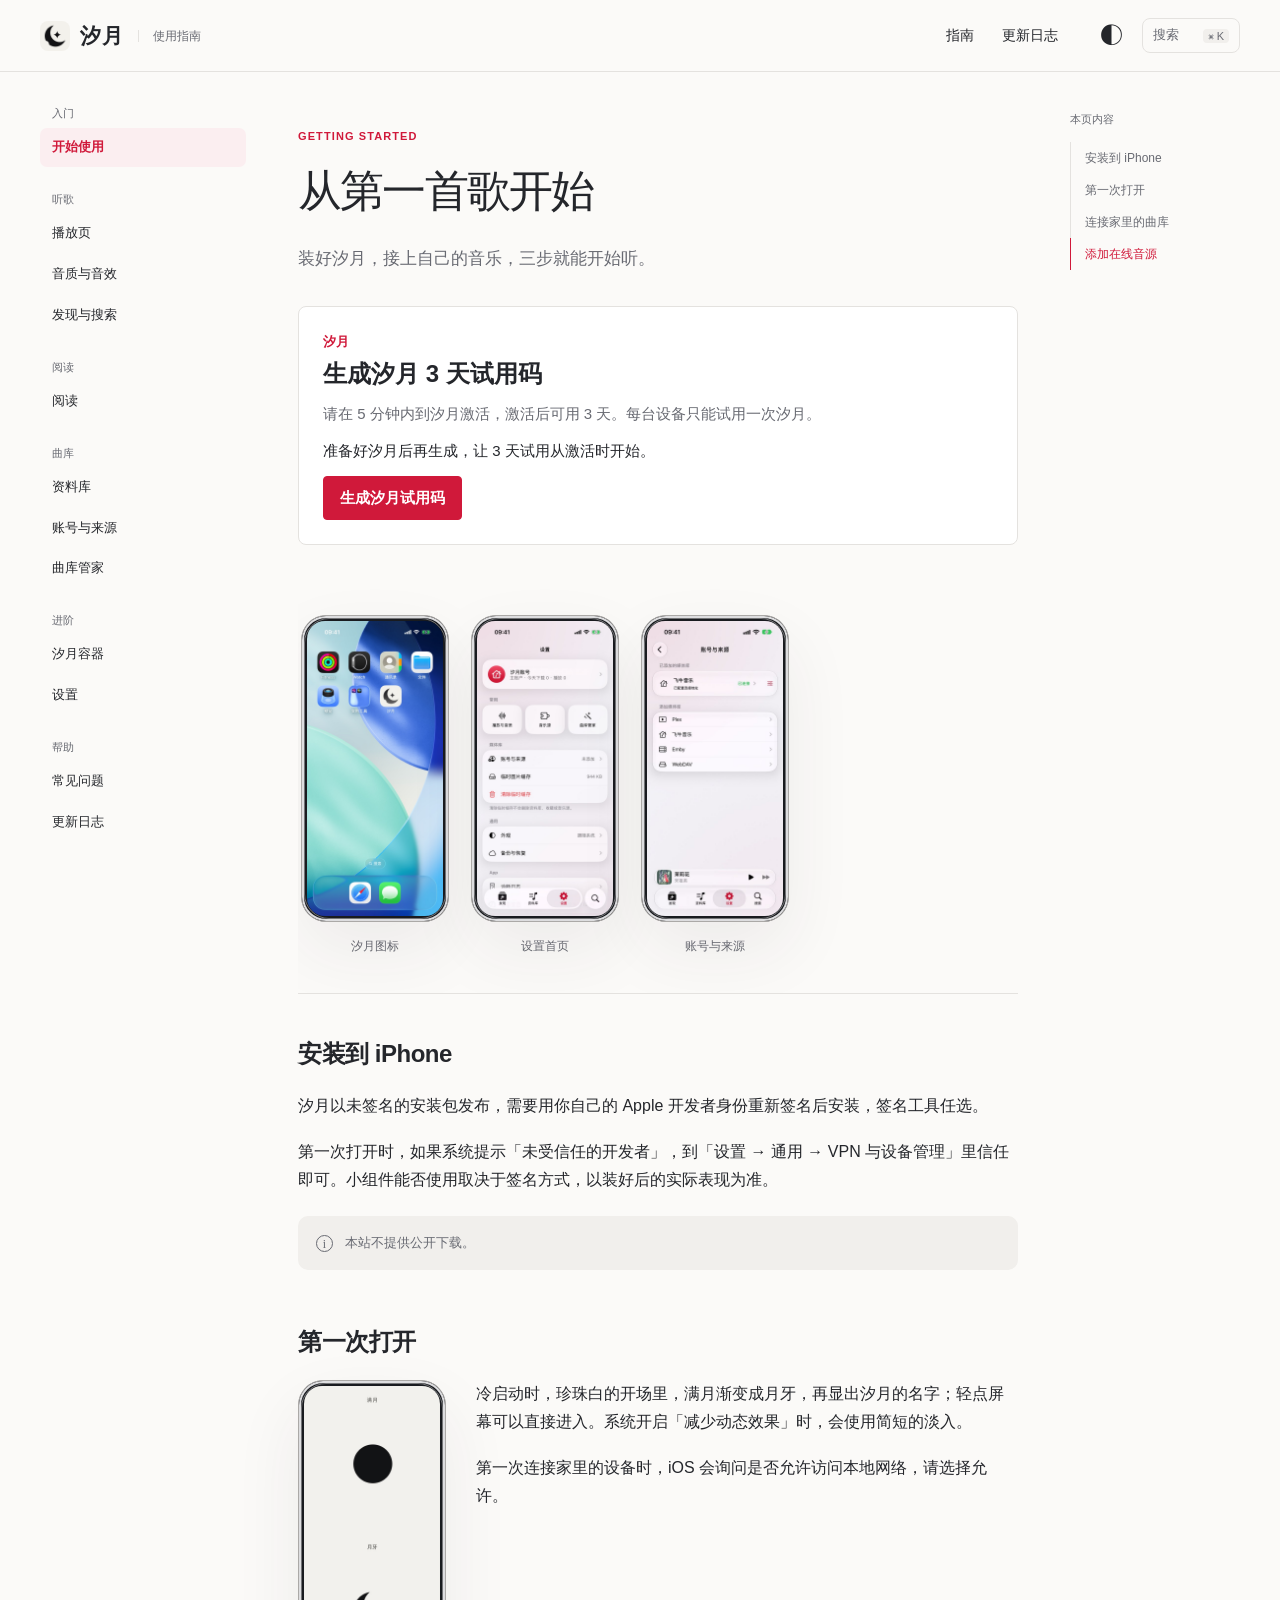
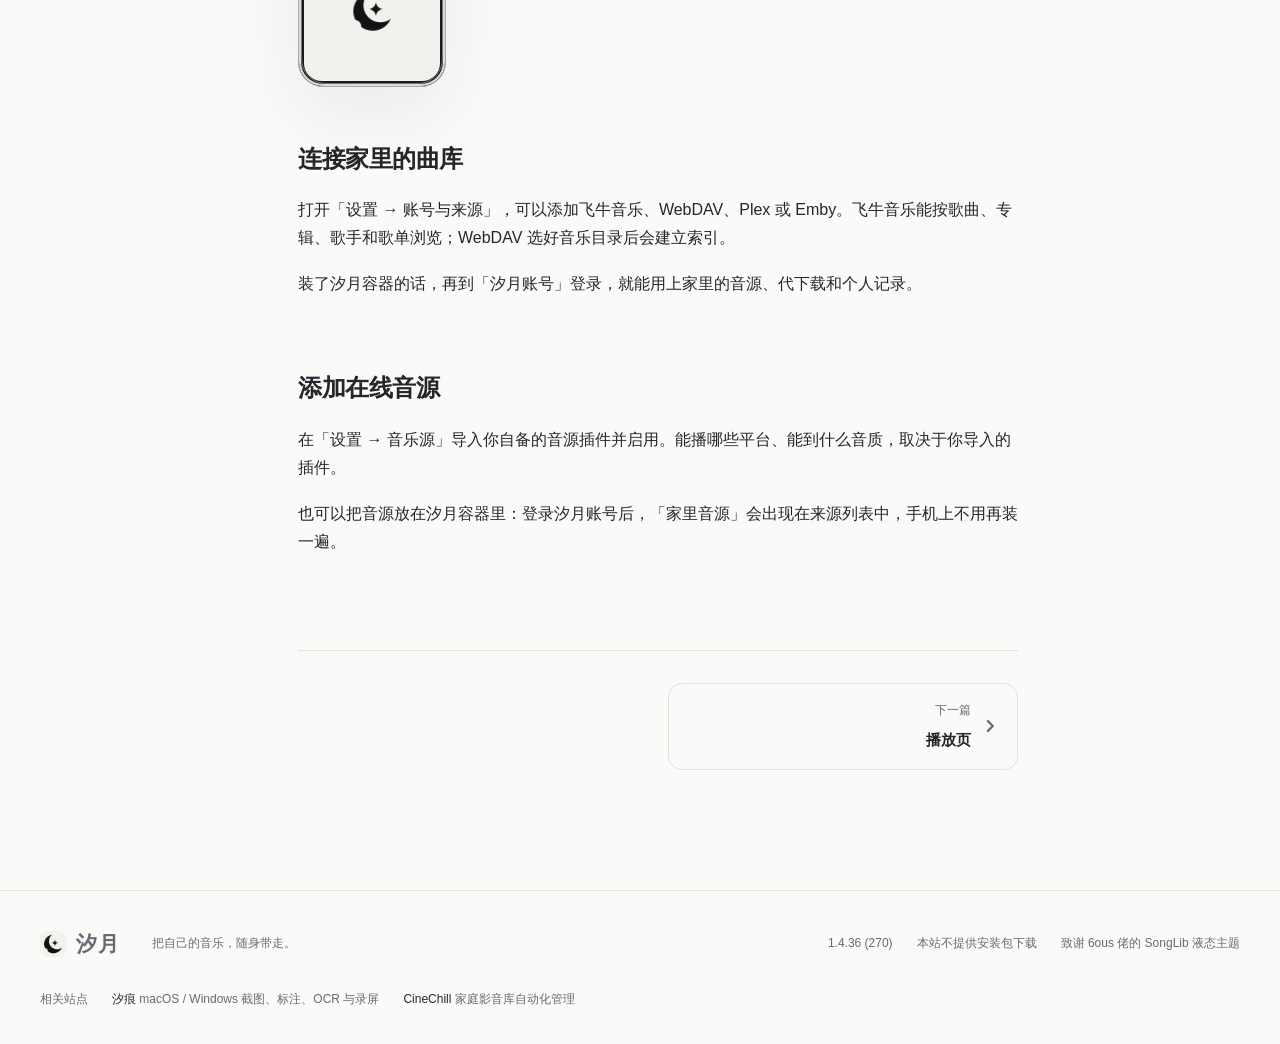
<file: wiki/quickstart.html>
<!doctype html>
<html lang="zh-CN"><head><meta charset="utf-8"><meta name="viewport" content="width=device-width, initial-scale=1">
<meta name="color-scheme" content="light dark"><title>开始使用 · 汐月 Wiki</title>
<meta name="description" content="装好汐月，接上自己的音乐，三步就能开始听。">
<link rel="icon" href="../xiyue/icon.png"><link rel="stylesheet" href="../xiyue/wiki.css">
<link rel="stylesheet" href="../xiyue/trial-card.css">
<script defer src="../xiyue/trial-claim.js" data-trial-mount=".doc-heading" data-trial-app="xiyue"></script>
<script>try{const t=localStorage.getItem('xiyue-wiki-theme');if(t==='light'||t==='dark')document.documentElement.dataset.theme=t;}catch(e){}</script>
<script defer src="../xiyue/search-index.js"></script><script defer src="../xiyue/site.js"></script></head>
<body data-page="quickstart"><a class="skip-link" href="#main">跳到正文</a>
<header class="site-header"><div class="header-inner">
<a class="brand" href="../index.html" aria-label="汐月 Wiki 首页"><img src="../xiyue/icon.png" alt="" width="30" height="30"><strong>汐月</strong><span>使用指南</span></a>
<nav class="top-nav" aria-label="主要导航"><a href="quickstart.html">指南</a><a href="changelog.html">更新日志</a></nav>
<div class="header-tools"><button class="icon-button theme-toggle" aria-label="切换深浅色"><span aria-hidden="true">◐</span></button>
<button class="search-open" aria-label="搜索站内指南"><span>搜索</span><kbd>⌘ K</kbd></button>
<button class="menu-toggle icon-button" aria-label="打开目录" aria-controls="nav-drawer" aria-expanded="false"><span aria-hidden="true">☰</span></button></div>
</div></header><div class="doc-layout"><aside class="doc-sidebar" aria-label="指南目录"><section class="nav-group"><h2>入门</h2><a href="quickstart.html" aria-current="page">开始使用<span>安装、连接曲库、添加音源</span></a></section><section class="nav-group"><h2>听歌</h2><a href="player.html" >播放页<span>两套主题、歌词与实时频谱</span></a><a href="sound.html" >音质与音效<span>无缝切歌、响度均衡、12 种听感</span></a><a href="discover.html" >发现与搜索<span>榜单、找歌与懂你推荐</span></a></section><section class="nav-group"><h2>阅读</h2><a href="reading.html" >阅读<span>汐墨书架、找书与阅读器</span></a></section><section class="nav-group"><h2>曲库</h2><a href="library.html" >资料库<span>我的音乐、歌单导入、收听统计</span></a><a href="sources.html" >账号与来源<span>飞牛、WebDAV、Plex、Emby</span></a><a href="butler.html" >曲库管家<span>体检、补资料、洗版与整理</span></a></section><section class="nav-group"><h2>进阶</h2><a href="container.html" >汐月容器<span>家里的音源、账号与代下载</span></a><a href="settings.html" >设置<span>外观、日志与备份</span></a></section><section class="nav-group"><h2>帮助</h2><a href="troubleshooting.html" >常见问题<span>按现象查原因</span></a><a href="changelog.html" >更新日志<span>每一个版本的变化</span></a></section></aside><main class="doc-main" id="main"><header class="doc-heading"><p class="kicker">Getting Started</p><h1>从第一首歌开始</h1><p class="lead">装好汐月，接上自己的音乐，三步就能开始听。</p></header><div class="shot-gallery"><figure class="phone-figure "><button class="phone lightbox-trigger" data-lightbox="../xiyue/screenshots/app-icon.jpg" aria-label="放大：汐月图标"><img src="../xiyue/screenshots/app-icon.jpg" alt="汐月图标" width="552" height="1200" loading="lazy" decoding="async"></button><figcaption>汐月图标</figcaption></figure><figure class="phone-figure "><button class="phone lightbox-trigger" data-lightbox="../xiyue/screenshots/settings.jpg" aria-label="放大：设置首页"><img src="../xiyue/screenshots/settings.jpg" alt="设置首页" width="552" height="1200" loading="lazy" decoding="async"></button><figcaption>设置首页</figcaption></figure><figure class="phone-figure "><button class="phone lightbox-trigger" data-lightbox="../xiyue/screenshots/sources.jpg" aria-label="放大：账号与来源"><img src="../xiyue/screenshots/sources.jpg" alt="账号与来源" width="552" height="1200" loading="lazy" decoding="async"></button><figcaption>账号与来源</figcaption></figure></div><section class="doc-section reveal" id="s-1"><h2>安装到 iPhone</h2><p>汐月以未签名的安装包发布，需要用你自己的 Apple 开发者身份重新签名后安装，签名工具任选。</p><p>第一次打开时，如果系统提示「未受信任的开发者」，到「设置 → 通用 → VPN 与设备管理」里信任即可。小组件能否使用取决于签名方式，以装好后的实际表现为准。</p><aside class="tip"><span aria-hidden="true">i</span><p>本站不提供公开下载。</p></aside></section><section class="doc-section reveal" id="s-2"><h2>第一次打开</h2><div class="section-split reverse"><div><p>冷启动时，珍珠白的开场里，满月渐变成月牙，再显出汐月的名字；轻点屏幕可以直接进入。系统开启「减少动态效果」时，会使用简短的淡入。</p><p>第一次连接家里的设备时，iOS 会询问是否允许访问本地网络，请选择允许。</p></div><figure class="phone-figure section-phone"><button class="phone lightbox-trigger" data-lightbox="../xiyue/screenshots/launch-moon.jpg" aria-label="放大：第一次打开"><img src="../xiyue/screenshots/launch-moon.jpg" alt="第一次打开" width="552" height="1200" loading="lazy" decoding="async"></button><figcaption>第一次打开</figcaption></figure></div></section><section class="doc-section reveal" id="s-3"><h2>连接家里的曲库</h2><p>打开「设置 → 账号与来源」，可以添加飞牛音乐、WebDAV、Plex 或 Emby。飞牛音乐能按歌曲、专辑、歌手和歌单浏览；WebDAV 选好音乐目录后会建立索引。</p><p>装了汐月容器的话，再到「汐月账号」登录，就能用上家里的音源、代下载和个人记录。</p></section><section class="doc-section reveal" id="s-4"><h2>添加在线音源</h2><p>在「设置 → 音乐源」导入你自备的音源插件并启用。能播哪些平台、能到什么音质，取决于你导入的插件。</p><p>也可以把音源放在汐月容器里：登录汐月账号后，「家里音源」会出现在来源列表中，手机上不用再装一遍。</p></section><nav class="doc-pagination" aria-label="相邻指南"><span></span><a class="next" href="player.html"><div><span>下一篇</span><strong>播放页</strong></div><svg class="chev" viewBox="0 0 10 10" width="10" height="10" aria-hidden="true" focusable="false"><path d="M3.5 1.5 7 5l-3.5 3.5" fill="none" stroke="currentColor" stroke-width="1.6" stroke-linecap="round" stroke-linejoin="round"/></svg></a></nav></main><aside class='toc' aria-label='本页内容'><h2>本页内容</h2><a href="#s-1">安装到 iPhone</a><a href="#s-2">第一次打开</a><a href="#s-3">连接家里的曲库</a><a href="#s-4">添加在线音源</a></aside></div>
<footer class="site-footer"><a class="brand" href="../index.html"><img src="../xiyue/icon.png" alt="" width="26" height="26"><strong>汐月</strong></a>
<p>把自己的音乐，随身带走。</p><div><span>1.4.36 (270)</span><span>本站不提供安装包下载</span><span>致谢 6ous 佬的 SongLib 液态主题</span></div>
<nav class="friend-links" aria-label="友情链接"><span class="friend-links-title">相关站点</span>
<a href="https://bbong9.github.io/LumaTrace/" target="_blank" rel="noopener">汐痕 <small>macOS / Windows 截图、标注、OCR 与录屏</small></a>
<a href="https://bbong9.github.io/cinechill-wiki/" target="_blank" rel="noopener">CineChill <small>家庭影音库自动化管理</small></a></nav></footer>
<dialog class="drawer-dialog" id="nav-drawer"><div class="dialog-heading"><strong>使用指南</strong><button data-close aria-label="关闭目录">×</button></div><section class="nav-group"><h2>入门</h2><a href="quickstart.html" aria-current="page">开始使用<span>安装、连接曲库、添加音源</span></a></section><section class="nav-group"><h2>听歌</h2><a href="player.html" >播放页<span>两套主题、歌词与实时频谱</span></a><a href="sound.html" >音质与音效<span>无缝切歌、响度均衡、12 种听感</span></a><a href="discover.html" >发现与搜索<span>榜单、找歌与懂你推荐</span></a></section><section class="nav-group"><h2>阅读</h2><a href="reading.html" >阅读<span>汐墨书架、找书与阅读器</span></a></section><section class="nav-group"><h2>曲库</h2><a href="library.html" >资料库<span>我的音乐、歌单导入、收听统计</span></a><a href="sources.html" >账号与来源<span>飞牛、WebDAV、Plex、Emby</span></a><a href="butler.html" >曲库管家<span>体检、补资料、洗版与整理</span></a></section><section class="nav-group"><h2>进阶</h2><a href="container.html" >汐月容器<span>家里的音源、账号与代下载</span></a><a href="settings.html" >设置<span>外观、日志与备份</span></a></section><section class="nav-group"><h2>帮助</h2><a href="troubleshooting.html" >常见问题<span>按现象查原因</span></a><a href="changelog.html" >更新日志<span>每一个版本的变化</span></a></section></dialog>
<dialog class="search-dialog" id="search-dialog"><div class="search-bar"><label class="sr-only" for="site-query">搜索站内指南</label>
<input type="search" id="site-query" placeholder="搜功能、设置或遇到的问题…" autocomplete="off"><button data-close aria-label="关闭搜索">Esc</button></div>
<p class="search-note">搜索本站指南与更新记录</p><div id="search-results" aria-live="polite"></div></dialog>
<dialog class="lightbox-dialog" id="lightbox"><button data-close aria-label="关闭大图">×</button><img alt=""></dialog>
<!-- 内容依据：_src/content.py; _src/codex-v1/feature-evidence.json -->
</body></html>
</file>
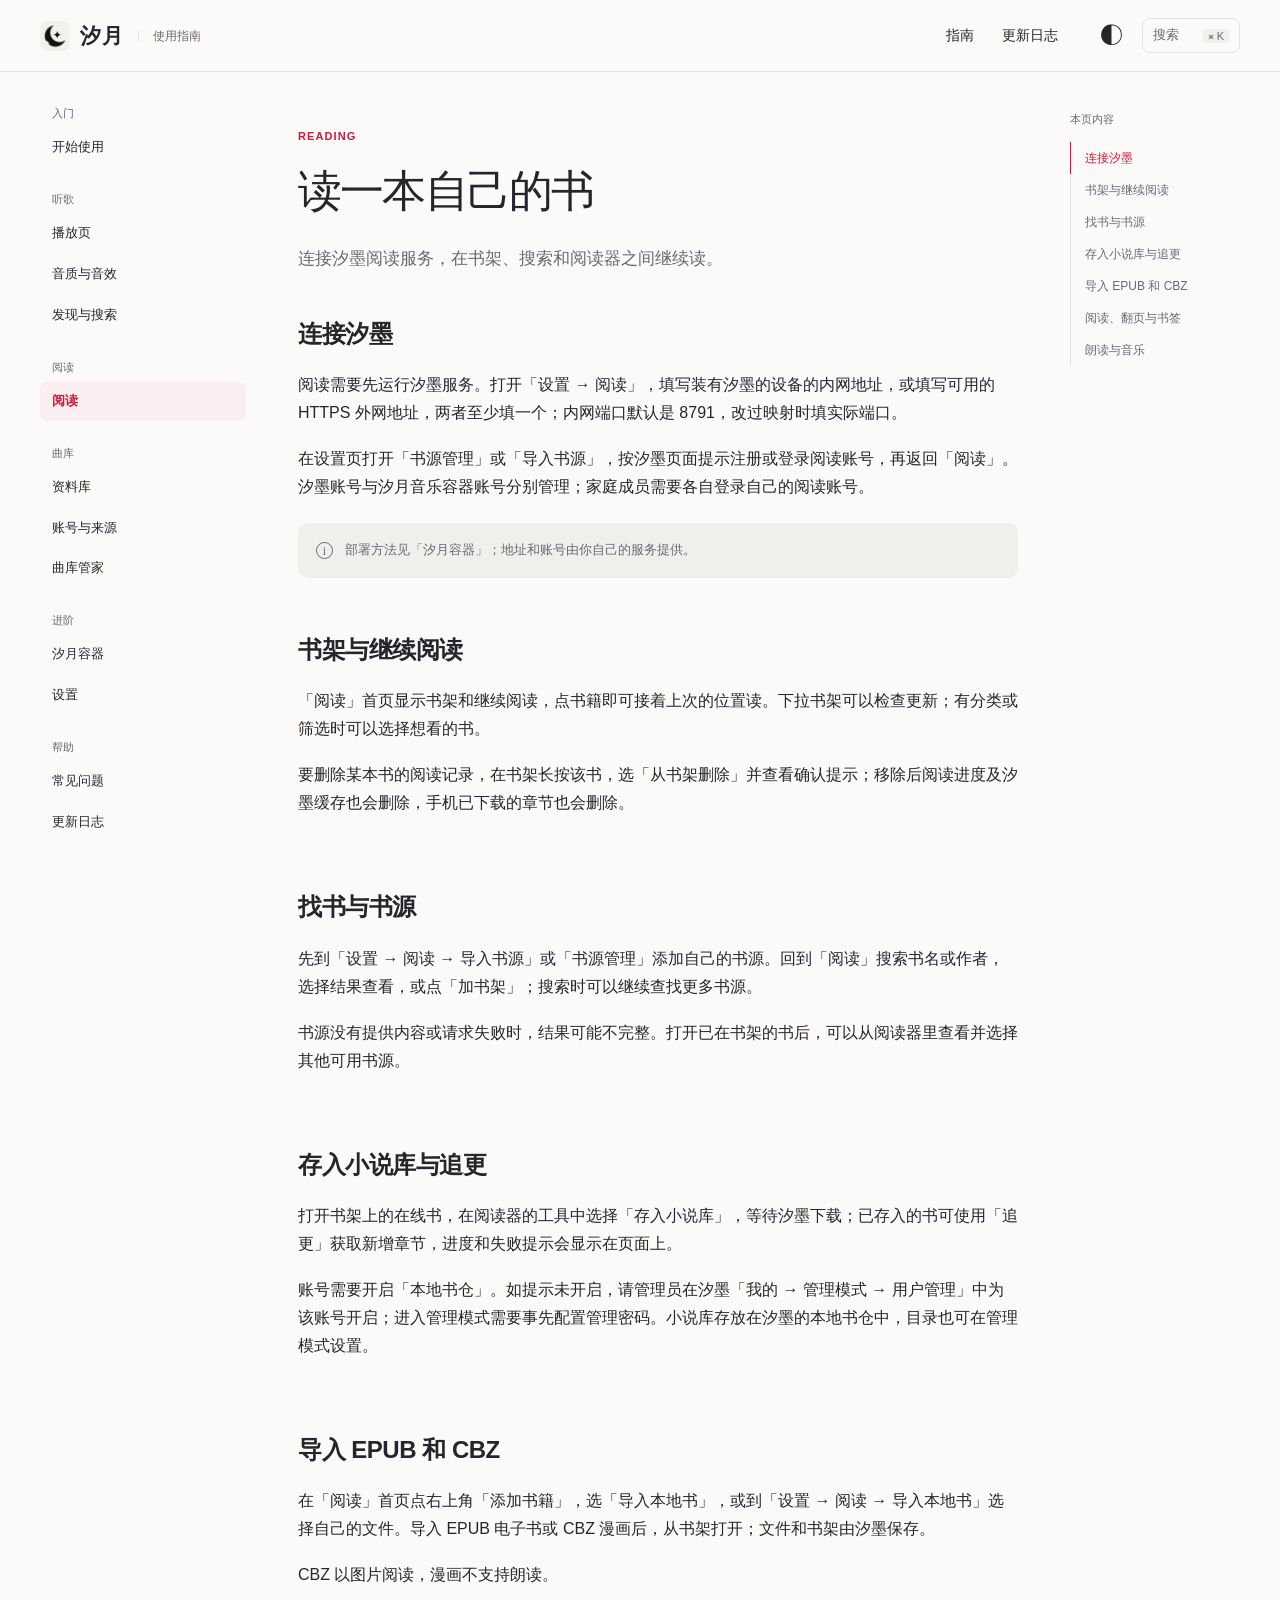
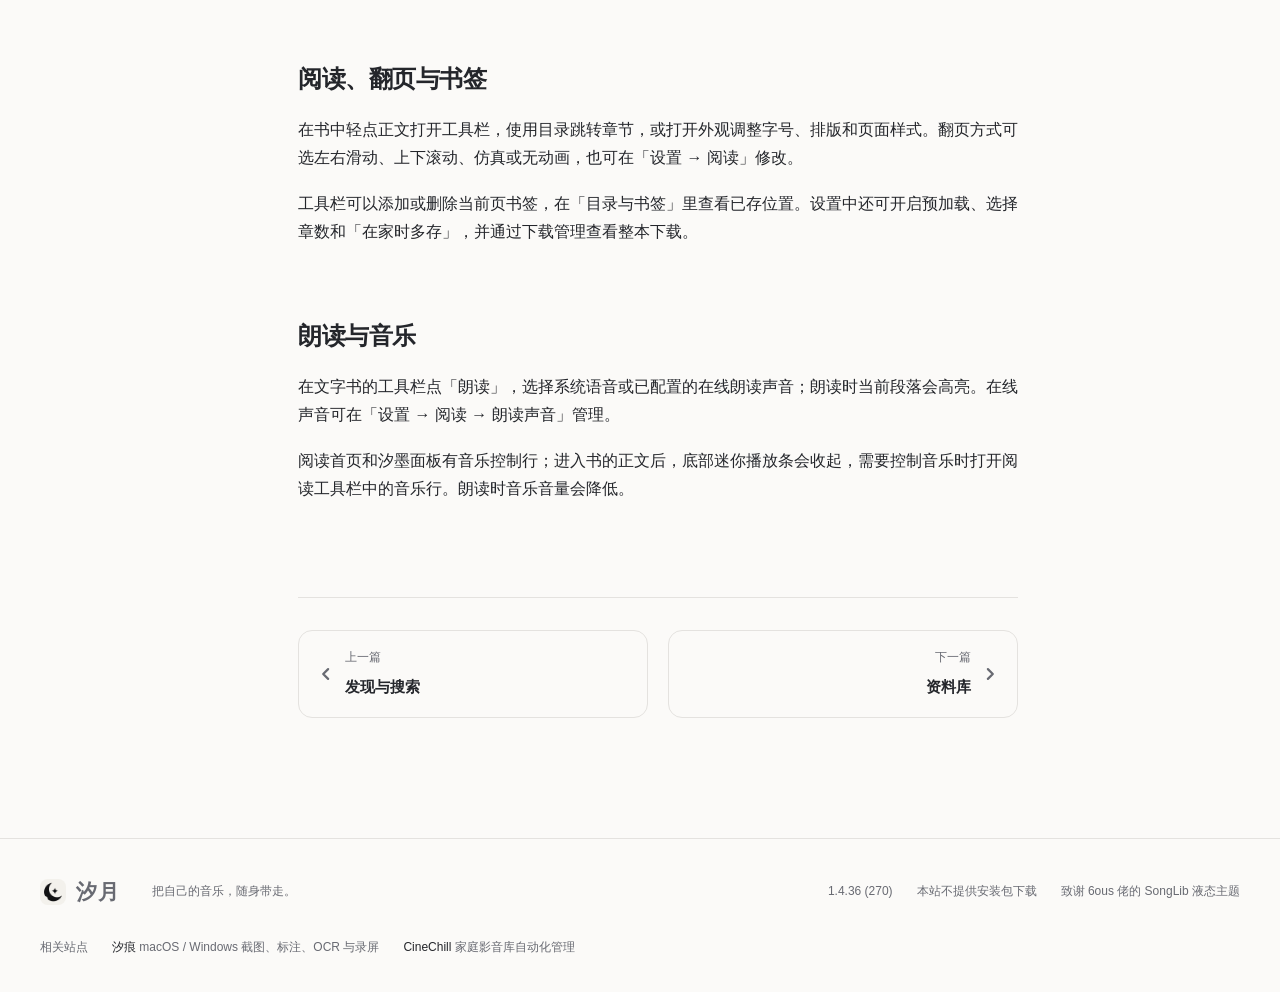
<file: wiki/reading.html>
<!doctype html>
<html lang="zh-CN"><head><meta charset="utf-8"><meta name="viewport" content="width=device-width, initial-scale=1">
<meta name="color-scheme" content="light dark"><title>阅读 · 汐月 Wiki</title>
<meta name="description" content="连接汐墨阅读服务，在书架、搜索和阅读器之间继续读。">
<link rel="icon" href="../xiyue/icon.png"><link rel="stylesheet" href="../xiyue/wiki.css">
<script>try{const t=localStorage.getItem('xiyue-wiki-theme');if(t==='light'||t==='dark')document.documentElement.dataset.theme=t;}catch(e){}</script>
<script defer src="../xiyue/search-index.js"></script><script defer src="../xiyue/site.js"></script></head>
<body data-page="reading"><a class="skip-link" href="#main">跳到正文</a>
<header class="site-header"><div class="header-inner">
<a class="brand" href="../index.html" aria-label="汐月 Wiki 首页"><img src="../xiyue/icon.png" alt="" width="30" height="30"><strong>汐月</strong><span>使用指南</span></a>
<nav class="top-nav" aria-label="主要导航"><a href="quickstart.html">指南</a><a href="changelog.html">更新日志</a></nav>
<div class="header-tools"><button class="icon-button theme-toggle" aria-label="切换深浅色"><span aria-hidden="true">◐</span></button>
<button class="search-open" aria-label="搜索站内指南"><span>搜索</span><kbd>⌘ K</kbd></button>
<button class="menu-toggle icon-button" aria-label="打开目录" aria-controls="nav-drawer" aria-expanded="false"><span aria-hidden="true">☰</span></button></div>
</div></header><div class="doc-layout"><aside class="doc-sidebar" aria-label="指南目录"><section class="nav-group"><h2>入门</h2><a href="quickstart.html" >开始使用<span>安装、连接曲库、添加音源</span></a></section><section class="nav-group"><h2>听歌</h2><a href="player.html" >播放页<span>两套主题、歌词与实时频谱</span></a><a href="sound.html" >音质与音效<span>无缝切歌、响度均衡、12 种听感</span></a><a href="discover.html" >发现与搜索<span>榜单、找歌与懂你推荐</span></a></section><section class="nav-group"><h2>阅读</h2><a href="reading.html" aria-current="page">阅读<span>汐墨书架、找书与阅读器</span></a></section><section class="nav-group"><h2>曲库</h2><a href="library.html" >资料库<span>我的音乐、歌单导入、收听统计</span></a><a href="sources.html" >账号与来源<span>飞牛、WebDAV、Plex、Emby</span></a><a href="butler.html" >曲库管家<span>体检、补资料、洗版与整理</span></a></section><section class="nav-group"><h2>进阶</h2><a href="container.html" >汐月容器<span>家里的音源、账号与代下载</span></a><a href="settings.html" >设置<span>外观、日志与备份</span></a></section><section class="nav-group"><h2>帮助</h2><a href="troubleshooting.html" >常见问题<span>按现象查原因</span></a><a href="changelog.html" >更新日志<span>每一个版本的变化</span></a></section></aside><main class="doc-main" id="main"><header class="doc-heading"><p class="kicker">Reading</p><h1>读一本自己的书</h1><p class="lead">连接汐墨阅读服务，在书架、搜索和阅读器之间继续读。</p></header><section class="doc-section reveal" id="s-1"><h2>连接汐墨</h2><p>阅读需要先运行汐墨服务。打开「设置 → 阅读」，填写装有汐墨的设备的内网地址，或填写可用的 HTTPS 外网地址，两者至少填一个；内网端口默认是 8791，改过映射时填实际端口。</p><p>在设置页打开「书源管理」或「导入书源」，按汐墨页面提示注册或登录阅读账号，再返回「阅读」。汐墨账号与汐月音乐容器账号分别管理；家庭成员需要各自登录自己的阅读账号。</p><aside class="tip"><span aria-hidden="true">i</span><p>部署方法见「汐月容器」；地址和账号由你自己的服务提供。</p></aside></section><section class="doc-section reveal" id="s-2"><h2>书架与继续阅读</h2><p>「阅读」首页显示书架和继续阅读，点书籍即可接着上次的位置读。下拉书架可以检查更新；有分类或筛选时可以选择想看的书。</p><p>要删除某本书的阅读记录，在书架长按该书，选「从书架删除」并查看确认提示；移除后阅读进度及汐墨缓存也会删除，手机已下载的章节也会删除。</p></section><section class="doc-section reveal" id="s-3"><h2>找书与书源</h2><p>先到「设置 → 阅读 → 导入书源」或「书源管理」添加自己的书源。回到「阅读」搜索书名或作者，选择结果查看，或点「加书架」；搜索时可以继续查找更多书源。</p><p>书源没有提供内容或请求失败时，结果可能不完整。打开已在书架的书后，可以从阅读器里查看并选择其他可用书源。</p></section><section class="doc-section reveal" id="s-4"><h2>存入小说库与追更</h2><p>打开书架上的在线书，在阅读器的工具中选择「存入小说库」，等待汐墨下载；已存入的书可使用「追更」获取新增章节，进度和失败提示会显示在页面上。</p><p>账号需要开启「本地书仓」。如提示未开启，请管理员在汐墨「我的 → 管理模式 → 用户管理」中为该账号开启；进入管理模式需要事先配置管理密码。小说库存放在汐墨的本地书仓中，目录也可在管理模式设置。</p></section><section class="doc-section reveal" id="s-5"><h2>导入 EPUB 和 CBZ</h2><p>在「阅读」首页点右上角「添加书籍」，选「导入本地书」，或到「设置 → 阅读 → 导入本地书」选择自己的文件。导入 EPUB 电子书或 CBZ 漫画后，从书架打开；文件和书架由汐墨保存。</p><p>CBZ 以图片阅读，漫画不支持朗读。</p></section><section class="doc-section reveal" id="s-6"><h2>阅读、翻页与书签</h2><p>在书中轻点正文打开工具栏，使用目录跳转章节，或打开外观调整字号、排版和页面样式。翻页方式可选左右滑动、上下滚动、仿真或无动画，也可在「设置 → 阅读」修改。</p><p>工具栏可以添加或删除当前页书签，在「目录与书签」里查看已存位置。设置中还可开启预加载、选择章数和「在家时多存」，并通过下载管理查看整本下载。</p></section><section class="doc-section reveal" id="s-7"><h2>朗读与音乐</h2><p>在文字书的工具栏点「朗读」，选择系统语音或已配置的在线朗读声音；朗读时当前段落会高亮。在线声音可在「设置 → 阅读 → 朗读声音」管理。</p><p>阅读首页和汐墨面板有音乐控制行；进入书的正文后，底部迷你播放条会收起，需要控制音乐时打开阅读工具栏中的音乐行。朗读时音乐音量会降低。</p></section><nav class="doc-pagination" aria-label="相邻指南"><a class="previous" href="discover.html"><svg class="chev" viewBox="0 0 10 10" width="10" height="10" aria-hidden="true" focusable="false"><path d="M3.5 1.5 7 5l-3.5 3.5" fill="none" stroke="currentColor" stroke-width="1.6" stroke-linecap="round" stroke-linejoin="round"/></svg><div><span>上一篇</span><strong>发现与搜索</strong></div></a><a class="next" href="library.html"><div><span>下一篇</span><strong>资料库</strong></div><svg class="chev" viewBox="0 0 10 10" width="10" height="10" aria-hidden="true" focusable="false"><path d="M3.5 1.5 7 5l-3.5 3.5" fill="none" stroke="currentColor" stroke-width="1.6" stroke-linecap="round" stroke-linejoin="round"/></svg></a></nav></main><aside class='toc' aria-label='本页内容'><h2>本页内容</h2><a href="#s-1">连接汐墨</a><a href="#s-2">书架与继续阅读</a><a href="#s-3">找书与书源</a><a href="#s-4">存入小说库与追更</a><a href="#s-5">导入 EPUB 和 CBZ</a><a href="#s-6">阅读、翻页与书签</a><a href="#s-7">朗读与音乐</a></aside></div>
<footer class="site-footer"><a class="brand" href="../index.html"><img src="../xiyue/icon.png" alt="" width="26" height="26"><strong>汐月</strong></a>
<p>把自己的音乐，随身带走。</p><div><span>1.4.36 (270)</span><span>本站不提供安装包下载</span><span>致谢 6ous 佬的 SongLib 液态主题</span></div>
<nav class="friend-links" aria-label="友情链接"><span class="friend-links-title">相关站点</span>
<a href="https://bbong9.github.io/LumaTrace/" target="_blank" rel="noopener">汐痕 <small>macOS / Windows 截图、标注、OCR 与录屏</small></a>
<a href="https://bbong9.github.io/cinechill-wiki/" target="_blank" rel="noopener">CineChill <small>家庭影音库自动化管理</small></a></nav></footer>
<dialog class="drawer-dialog" id="nav-drawer"><div class="dialog-heading"><strong>使用指南</strong><button data-close aria-label="关闭目录">×</button></div><section class="nav-group"><h2>入门</h2><a href="quickstart.html" >开始使用<span>安装、连接曲库、添加音源</span></a></section><section class="nav-group"><h2>听歌</h2><a href="player.html" >播放页<span>两套主题、歌词与实时频谱</span></a><a href="sound.html" >音质与音效<span>无缝切歌、响度均衡、12 种听感</span></a><a href="discover.html" >发现与搜索<span>榜单、找歌与懂你推荐</span></a></section><section class="nav-group"><h2>阅读</h2><a href="reading.html" aria-current="page">阅读<span>汐墨书架、找书与阅读器</span></a></section><section class="nav-group"><h2>曲库</h2><a href="library.html" >资料库<span>我的音乐、歌单导入、收听统计</span></a><a href="sources.html" >账号与来源<span>飞牛、WebDAV、Plex、Emby</span></a><a href="butler.html" >曲库管家<span>体检、补资料、洗版与整理</span></a></section><section class="nav-group"><h2>进阶</h2><a href="container.html" >汐月容器<span>家里的音源、账号与代下载</span></a><a href="settings.html" >设置<span>外观、日志与备份</span></a></section><section class="nav-group"><h2>帮助</h2><a href="troubleshooting.html" >常见问题<span>按现象查原因</span></a><a href="changelog.html" >更新日志<span>每一个版本的变化</span></a></section></dialog>
<dialog class="search-dialog" id="search-dialog"><div class="search-bar"><label class="sr-only" for="site-query">搜索站内指南</label>
<input type="search" id="site-query" placeholder="搜功能、设置或遇到的问题…" autocomplete="off"><button data-close aria-label="关闭搜索">Esc</button></div>
<p class="search-note">搜索本站指南与更新记录</p><div id="search-results" aria-live="polite"></div></dialog>
<dialog class="lightbox-dialog" id="lightbox"><button data-close aria-label="关闭大图">×</button><img alt=""></dialog>
<!-- 内容依据：_src/content.py; _src/codex-v1/feature-evidence.json; canonical 65e11a8: ReaderSettingsView、ReaderHomeView、ReaderOpening、NativeReader; 汐墨 1.0.40 部署配置 -->
</body></html>
</file>
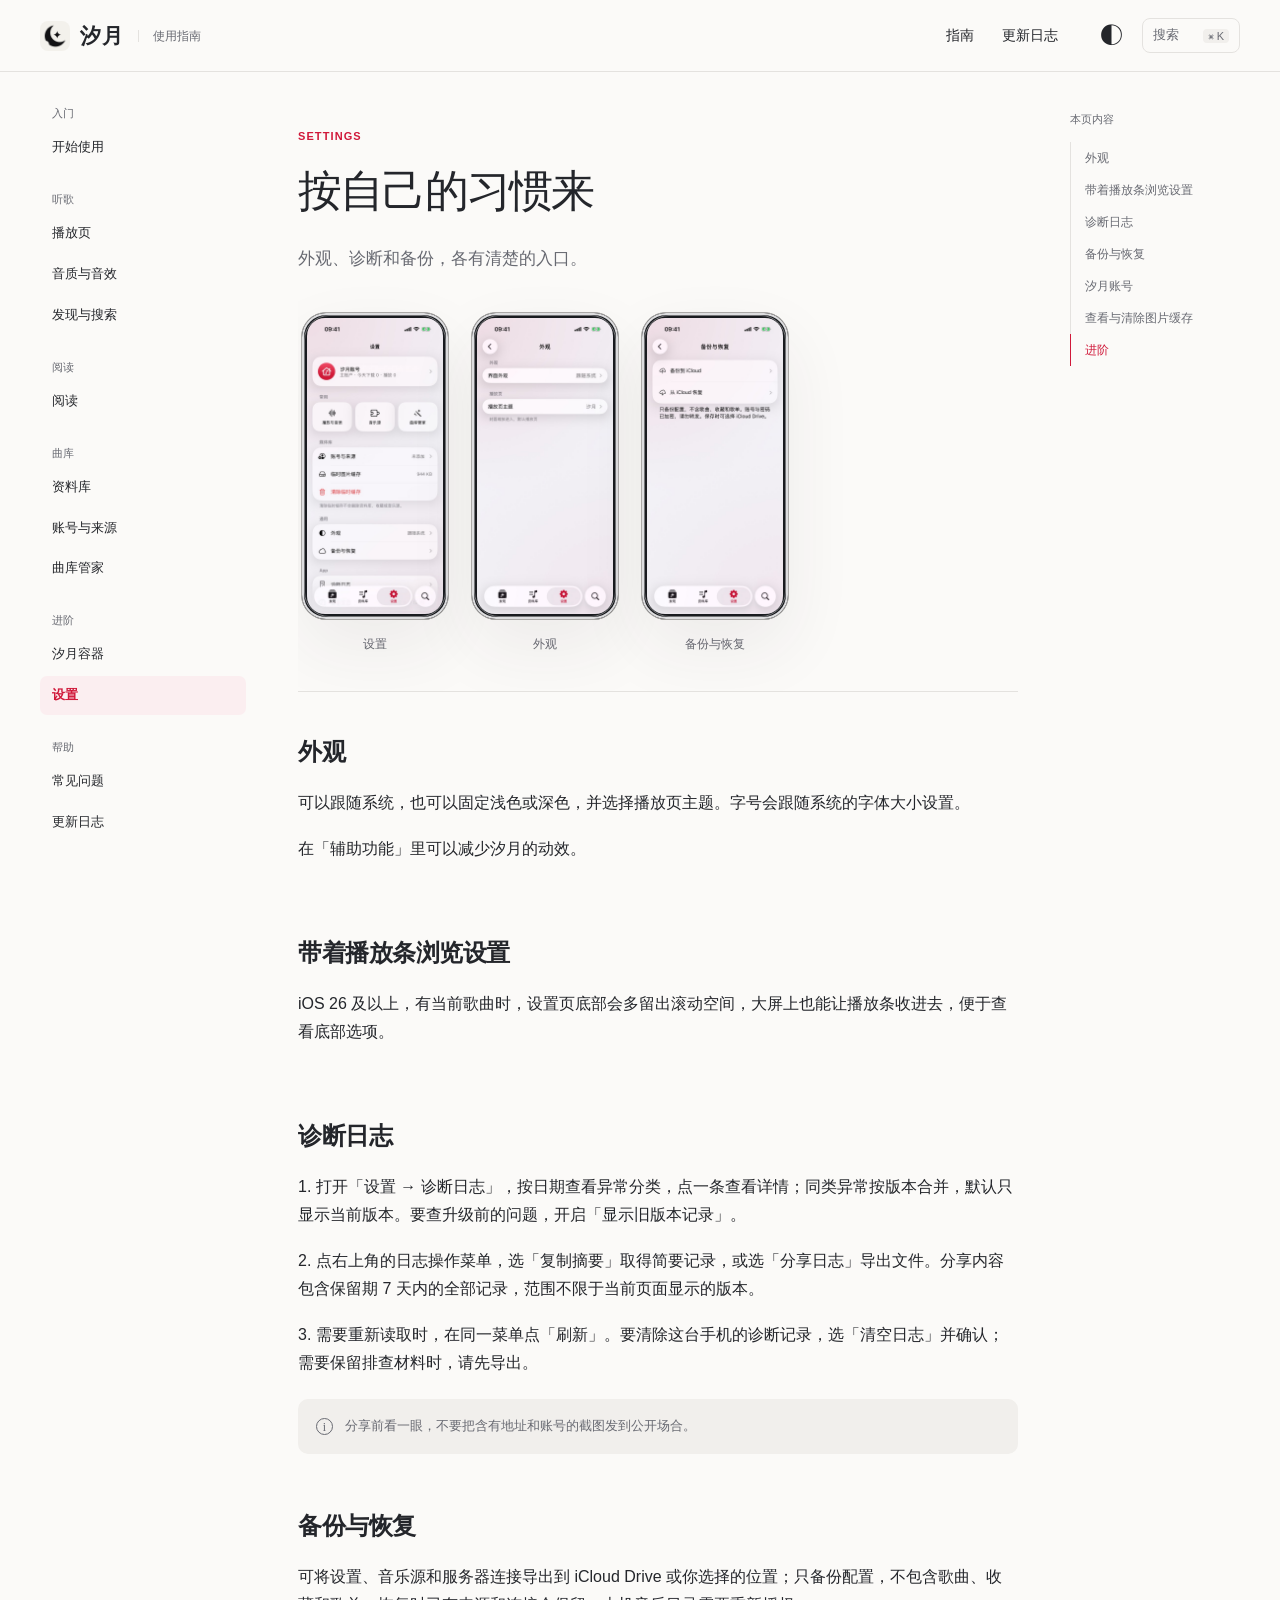
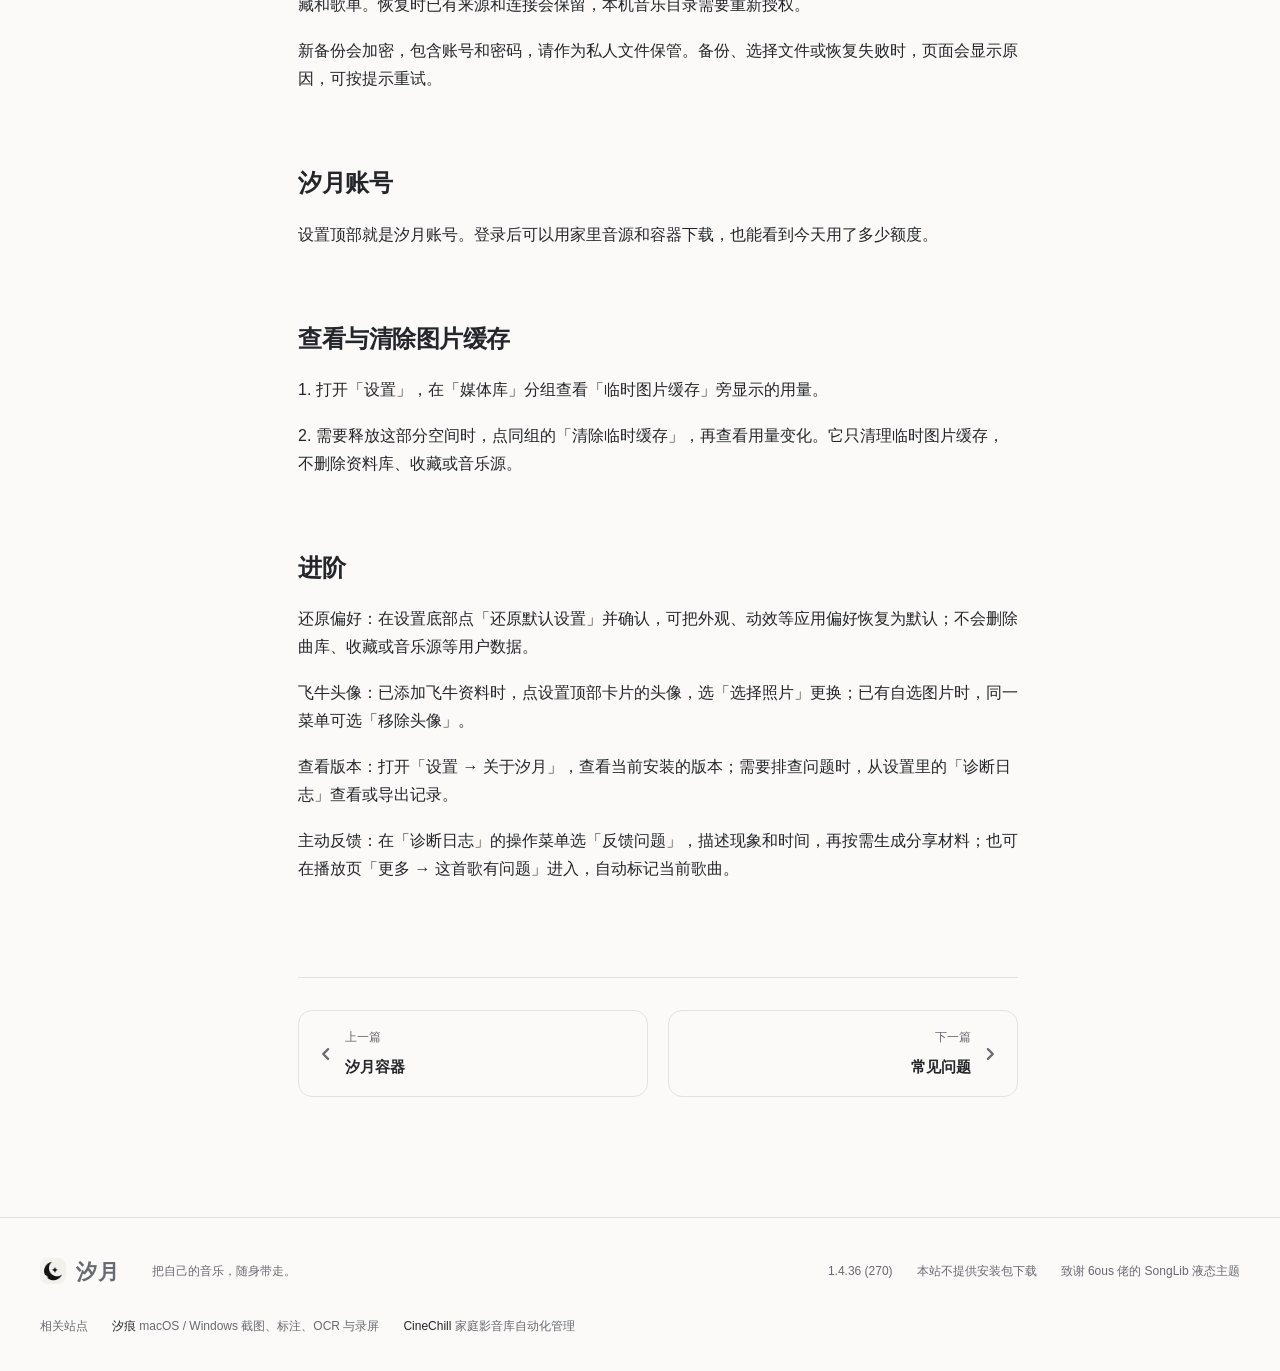
<file: wiki/settings.html>
<!doctype html>
<html lang="zh-CN"><head><meta charset="utf-8"><meta name="viewport" content="width=device-width, initial-scale=1">
<meta name="color-scheme" content="light dark"><title>设置 · 汐月 Wiki</title>
<meta name="description" content="外观、诊断和备份，各有清楚的入口。">
<link rel="icon" href="../xiyue/icon.png"><link rel="stylesheet" href="../xiyue/wiki.css">
<script>try{const t=localStorage.getItem('xiyue-wiki-theme');if(t==='light'||t==='dark')document.documentElement.dataset.theme=t;}catch(e){}</script>
<script defer src="../xiyue/search-index.js"></script><script defer src="../xiyue/site.js"></script></head>
<body data-page="settings"><a class="skip-link" href="#main">跳到正文</a>
<header class="site-header"><div class="header-inner">
<a class="brand" href="../index.html" aria-label="汐月 Wiki 首页"><img src="../xiyue/icon.png" alt="" width="30" height="30"><strong>汐月</strong><span>使用指南</span></a>
<nav class="top-nav" aria-label="主要导航"><a href="quickstart.html">指南</a><a href="changelog.html">更新日志</a></nav>
<div class="header-tools"><button class="icon-button theme-toggle" aria-label="切换深浅色"><span aria-hidden="true">◐</span></button>
<button class="search-open" aria-label="搜索站内指南"><span>搜索</span><kbd>⌘ K</kbd></button>
<button class="menu-toggle icon-button" aria-label="打开目录" aria-controls="nav-drawer" aria-expanded="false"><span aria-hidden="true">☰</span></button></div>
</div></header><div class="doc-layout"><aside class="doc-sidebar" aria-label="指南目录"><section class="nav-group"><h2>入门</h2><a href="quickstart.html" >开始使用<span>安装、连接曲库、添加音源</span></a></section><section class="nav-group"><h2>听歌</h2><a href="player.html" >播放页<span>两套主题、歌词与实时频谱</span></a><a href="sound.html" >音质与音效<span>无缝切歌、响度均衡、12 种听感</span></a><a href="discover.html" >发现与搜索<span>榜单、找歌与懂你推荐</span></a></section><section class="nav-group"><h2>阅读</h2><a href="reading.html" >阅读<span>汐墨书架、找书与阅读器</span></a></section><section class="nav-group"><h2>曲库</h2><a href="library.html" >资料库<span>我的音乐、歌单导入、收听统计</span></a><a href="sources.html" >账号与来源<span>飞牛、WebDAV、Plex、Emby</span></a><a href="butler.html" >曲库管家<span>体检、补资料、洗版与整理</span></a></section><section class="nav-group"><h2>进阶</h2><a href="container.html" >汐月容器<span>家里的音源、账号与代下载</span></a><a href="settings.html" aria-current="page">设置<span>外观、日志与备份</span></a></section><section class="nav-group"><h2>帮助</h2><a href="troubleshooting.html" >常见问题<span>按现象查原因</span></a><a href="changelog.html" >更新日志<span>每一个版本的变化</span></a></section></aside><main class="doc-main" id="main"><header class="doc-heading"><p class="kicker">Settings</p><h1>按自己的习惯来</h1><p class="lead">外观、诊断和备份，各有清楚的入口。</p></header><div class="shot-gallery"><figure class="phone-figure "><button class="phone lightbox-trigger" data-lightbox="../xiyue/screenshots/settings.jpg" aria-label="放大：设置"><img src="../xiyue/screenshots/settings.jpg" alt="设置" width="552" height="1200" loading="lazy" decoding="async"></button><figcaption>设置</figcaption></figure><figure class="phone-figure "><button class="phone lightbox-trigger" data-lightbox="../xiyue/screenshots/appearance.jpg" aria-label="放大：外观"><img src="../xiyue/screenshots/appearance.jpg" alt="外观" width="552" height="1200" loading="lazy" decoding="async"></button><figcaption>外观</figcaption></figure><figure class="phone-figure "><button class="phone lightbox-trigger" data-lightbox="../xiyue/screenshots/backup.jpg" aria-label="放大：备份与恢复"><img src="../xiyue/screenshots/backup.jpg" alt="备份与恢复" width="552" height="1200" loading="lazy" decoding="async"></button><figcaption>备份与恢复</figcaption></figure></div><section class="doc-section reveal" id="s-1"><h2>外观</h2><p>可以跟随系统，也可以固定浅色或深色，并选择播放页主题。字号会跟随系统的字体大小设置。</p><p>在「辅助功能」里可以减少汐月的动效。</p></section><section class="doc-section reveal" id="s-2"><h2>带着播放条浏览设置</h2><p>iOS 26 及以上，有当前歌曲时，设置页底部会多留出滚动空间，大屏上也能让播放条收进去，便于查看底部选项。</p></section><section class="doc-section reveal" id="s-3"><h2>诊断日志</h2><p>1. 打开「设置 → 诊断日志」，按日期查看异常分类，点一条查看详情；同类异常按版本合并，默认只显示当前版本。要查升级前的问题，开启「显示旧版本记录」。</p><p>2. 点右上角的日志操作菜单，选「复制摘要」取得简要记录，或选「分享日志」导出文件。分享内容包含保留期 7 天内的全部记录，范围不限于当前页面显示的版本。</p><p>3. 需要重新读取时，在同一菜单点「刷新」。要清除这台手机的诊断记录，选「清空日志」并确认；需要保留排查材料时，请先导出。</p><aside class="tip"><span aria-hidden="true">i</span><p>分享前看一眼，不要把含有地址和账号的截图发到公开场合。</p></aside></section><section class="doc-section reveal" id="s-4"><h2>备份与恢复</h2><p>可将设置、音乐源和服务器连接导出到 iCloud Drive 或你选择的位置；只备份配置，不包含歌曲、收藏和歌单。恢复时已有来源和连接会保留，本机音乐目录需要重新授权。</p><p>新备份会加密，包含账号和密码，请作为私人文件保管。备份、选择文件或恢复失败时，页面会显示原因，可按提示重试。</p></section><section class="doc-section reveal" id="s-5"><h2>汐月账号</h2><p>设置顶部就是汐月账号。登录后可以用家里音源和容器下载，也能看到今天用了多少额度。</p></section><section class="doc-section reveal" id="s-6"><h2>查看与清除图片缓存</h2><p>1. 打开「设置」，在「媒体库」分组查看「临时图片缓存」旁显示的用量。</p><p>2. 需要释放这部分空间时，点同组的「清除临时缓存」，再查看用量变化。它只清理临时图片缓存，不删除资料库、收藏或音乐源。</p></section><section class="doc-section reveal" id="s-7"><h2>进阶</h2><p>还原偏好：在设置底部点「还原默认设置」并确认，可把外观、动效等应用偏好恢复为默认；不会删除曲库、收藏或音乐源等用户数据。</p><p>飞牛头像：已添加飞牛资料时，点设置顶部卡片的头像，选「选择照片」更换；已有自选图片时，同一菜单可选「移除头像」。</p><p>查看版本：打开「设置 → 关于汐月」，查看当前安装的版本；需要排查问题时，从设置里的「诊断日志」查看或导出记录。</p><p>主动反馈：在「诊断日志」的操作菜单选「反馈问题」，描述现象和时间，再按需生成分享材料；也可在播放页「更多 → 这首歌有问题」进入，自动标记当前歌曲。</p></section><nav class="doc-pagination" aria-label="相邻指南"><a class="previous" href="container.html"><svg class="chev" viewBox="0 0 10 10" width="10" height="10" aria-hidden="true" focusable="false"><path d="M3.5 1.5 7 5l-3.5 3.5" fill="none" stroke="currentColor" stroke-width="1.6" stroke-linecap="round" stroke-linejoin="round"/></svg><div><span>上一篇</span><strong>汐月容器</strong></div></a><a class="next" href="troubleshooting.html"><div><span>下一篇</span><strong>常见问题</strong></div><svg class="chev" viewBox="0 0 10 10" width="10" height="10" aria-hidden="true" focusable="false"><path d="M3.5 1.5 7 5l-3.5 3.5" fill="none" stroke="currentColor" stroke-width="1.6" stroke-linecap="round" stroke-linejoin="round"/></svg></a></nav></main><aside class='toc' aria-label='本页内容'><h2>本页内容</h2><a href="#s-1">外观</a><a href="#s-2">带着播放条浏览设置</a><a href="#s-3">诊断日志</a><a href="#s-4">备份与恢复</a><a href="#s-5">汐月账号</a><a href="#s-6">查看与清除图片缓存</a><a href="#s-7">进阶</a></aside></div>
<footer class="site-footer"><a class="brand" href="../index.html"><img src="../xiyue/icon.png" alt="" width="26" height="26"><strong>汐月</strong></a>
<p>把自己的音乐，随身带走。</p><div><span>1.4.36 (270)</span><span>本站不提供安装包下载</span><span>致谢 6ous 佬的 SongLib 液态主题</span></div>
<nav class="friend-links" aria-label="友情链接"><span class="friend-links-title">相关站点</span>
<a href="https://bbong9.github.io/LumaTrace/" target="_blank" rel="noopener">汐痕 <small>macOS / Windows 截图、标注、OCR 与录屏</small></a>
<a href="https://bbong9.github.io/cinechill-wiki/" target="_blank" rel="noopener">CineChill <small>家庭影音库自动化管理</small></a></nav></footer>
<dialog class="drawer-dialog" id="nav-drawer"><div class="dialog-heading"><strong>使用指南</strong><button data-close aria-label="关闭目录">×</button></div><section class="nav-group"><h2>入门</h2><a href="quickstart.html" >开始使用<span>安装、连接曲库、添加音源</span></a></section><section class="nav-group"><h2>听歌</h2><a href="player.html" >播放页<span>两套主题、歌词与实时频谱</span></a><a href="sound.html" >音质与音效<span>无缝切歌、响度均衡、12 种听感</span></a><a href="discover.html" >发现与搜索<span>榜单、找歌与懂你推荐</span></a></section><section class="nav-group"><h2>阅读</h2><a href="reading.html" >阅读<span>汐墨书架、找书与阅读器</span></a></section><section class="nav-group"><h2>曲库</h2><a href="library.html" >资料库<span>我的音乐、歌单导入、收听统计</span></a><a href="sources.html" >账号与来源<span>飞牛、WebDAV、Plex、Emby</span></a><a href="butler.html" >曲库管家<span>体检、补资料、洗版与整理</span></a></section><section class="nav-group"><h2>进阶</h2><a href="container.html" >汐月容器<span>家里的音源、账号与代下载</span></a><a href="settings.html" aria-current="page">设置<span>外观、日志与备份</span></a></section><section class="nav-group"><h2>帮助</h2><a href="troubleshooting.html" >常见问题<span>按现象查原因</span></a><a href="changelog.html" >更新日志<span>每一个版本的变化</span></a></section></dialog>
<dialog class="search-dialog" id="search-dialog"><div class="search-bar"><label class="sr-only" for="site-query">搜索站内指南</label>
<input type="search" id="site-query" placeholder="搜功能、设置或遇到的问题…" autocomplete="off"><button data-close aria-label="关闭搜索">Esc</button></div>
<p class="search-note">搜索本站指南与更新记录</p><div id="search-results" aria-live="polite"></div></dialog>
<dialog class="lightbox-dialog" id="lightbox"><button data-close aria-label="关闭大图">×</button><img alt=""></dialog>
<!-- 内容依据：_src/content.py; _src/codex-v1/feature-evidence.json -->
</body></html>
</file>
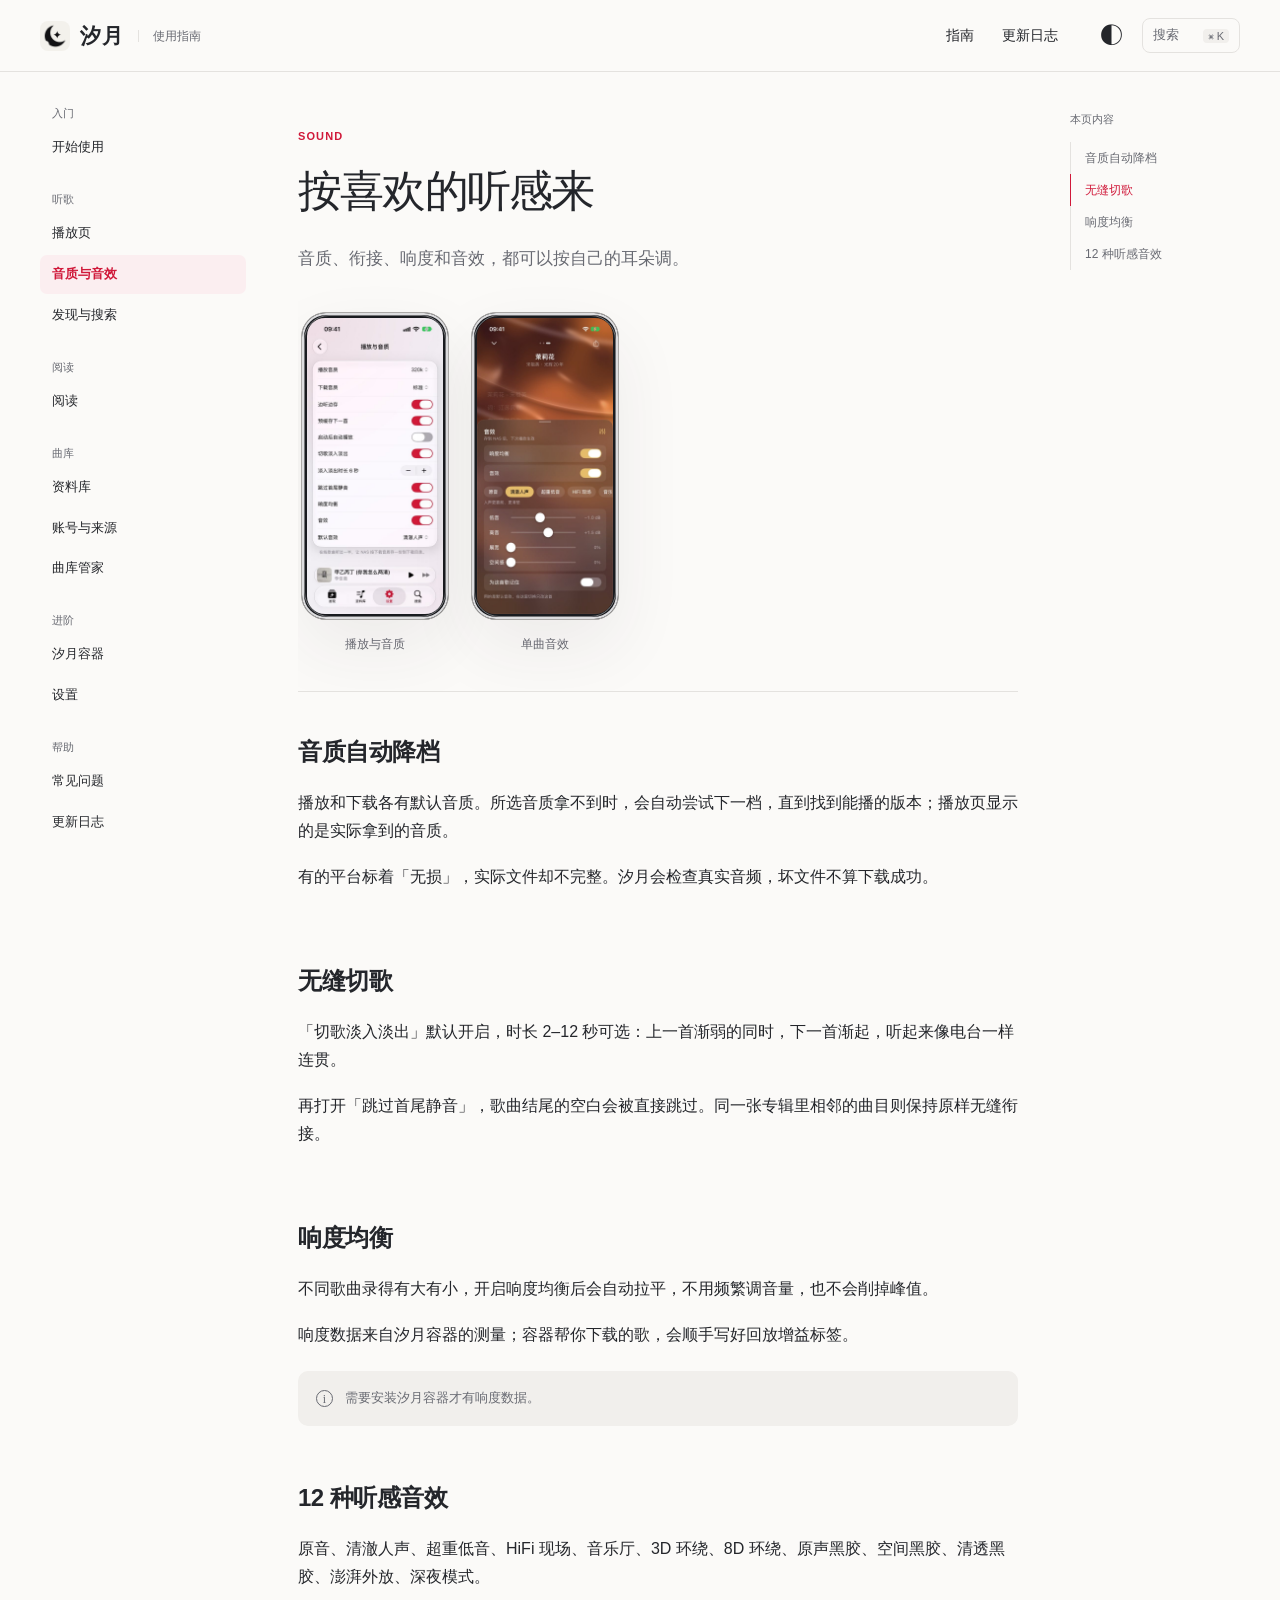
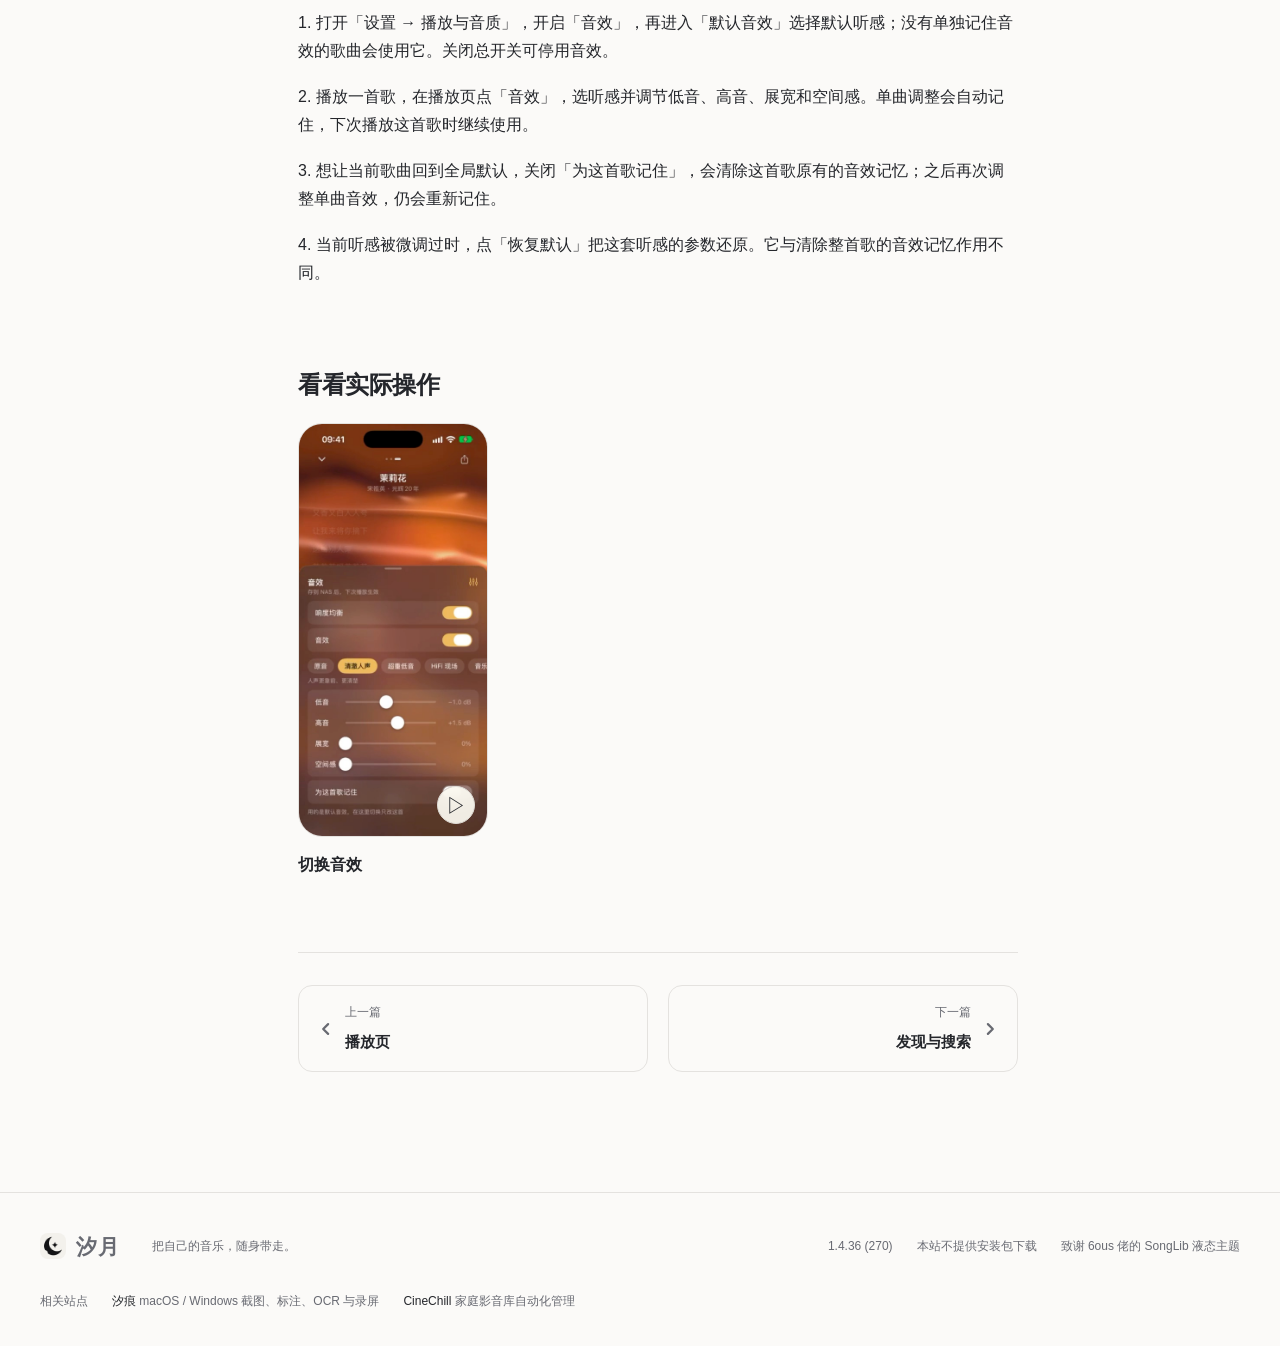
<file: wiki/sound.html>
<!doctype html>
<html lang="zh-CN"><head><meta charset="utf-8"><meta name="viewport" content="width=device-width, initial-scale=1">
<meta name="color-scheme" content="light dark"><title>音质与音效 · 汐月 Wiki</title>
<meta name="description" content="音质、衔接、响度和音效，都可以按自己的耳朵调。">
<link rel="icon" href="../xiyue/icon.png"><link rel="stylesheet" href="../xiyue/wiki.css">
<script>try{const t=localStorage.getItem('xiyue-wiki-theme');if(t==='light'||t==='dark')document.documentElement.dataset.theme=t;}catch(e){}</script>
<script defer src="../xiyue/search-index.js"></script><script defer src="../xiyue/site.js"></script></head>
<body data-page="sound"><a class="skip-link" href="#main">跳到正文</a>
<header class="site-header"><div class="header-inner">
<a class="brand" href="../index.html" aria-label="汐月 Wiki 首页"><img src="../xiyue/icon.png" alt="" width="30" height="30"><strong>汐月</strong><span>使用指南</span></a>
<nav class="top-nav" aria-label="主要导航"><a href="quickstart.html">指南</a><a href="changelog.html">更新日志</a></nav>
<div class="header-tools"><button class="icon-button theme-toggle" aria-label="切换深浅色"><span aria-hidden="true">◐</span></button>
<button class="search-open" aria-label="搜索站内指南"><span>搜索</span><kbd>⌘ K</kbd></button>
<button class="menu-toggle icon-button" aria-label="打开目录" aria-controls="nav-drawer" aria-expanded="false"><span aria-hidden="true">☰</span></button></div>
</div></header><div class="doc-layout"><aside class="doc-sidebar" aria-label="指南目录"><section class="nav-group"><h2>入门</h2><a href="quickstart.html" >开始使用<span>安装、连接曲库、添加音源</span></a></section><section class="nav-group"><h2>听歌</h2><a href="player.html" >播放页<span>两套主题、歌词与实时频谱</span></a><a href="sound.html" aria-current="page">音质与音效<span>无缝切歌、响度均衡、12 种听感</span></a><a href="discover.html" >发现与搜索<span>榜单、找歌与懂你推荐</span></a></section><section class="nav-group"><h2>阅读</h2><a href="reading.html" >阅读<span>汐墨书架、找书与阅读器</span></a></section><section class="nav-group"><h2>曲库</h2><a href="library.html" >资料库<span>我的音乐、歌单导入、收听统计</span></a><a href="sources.html" >账号与来源<span>飞牛、WebDAV、Plex、Emby</span></a><a href="butler.html" >曲库管家<span>体检、补资料、洗版与整理</span></a></section><section class="nav-group"><h2>进阶</h2><a href="container.html" >汐月容器<span>家里的音源、账号与代下载</span></a><a href="settings.html" >设置<span>外观、日志与备份</span></a></section><section class="nav-group"><h2>帮助</h2><a href="troubleshooting.html" >常见问题<span>按现象查原因</span></a><a href="changelog.html" >更新日志<span>每一个版本的变化</span></a></section></aside><main class="doc-main" id="main"><header class="doc-heading"><p class="kicker">Sound</p><h1>按喜欢的听感来</h1><p class="lead">音质、衔接、响度和音效，都可以按自己的耳朵调。</p></header><div class="shot-gallery"><figure class="phone-figure "><button class="phone lightbox-trigger" data-lightbox="../xiyue/screenshots/sound-settings.jpg" aria-label="放大：播放与音质"><img src="../xiyue/screenshots/sound-settings.jpg" alt="播放与音质" width="552" height="1200" loading="lazy" decoding="async"></button><figcaption>播放与音质</figcaption></figure><figure class="phone-figure "><button class="phone lightbox-trigger" data-lightbox="../xiyue/screenshots/effects.jpg" aria-label="放大：单曲音效"><img src="../xiyue/screenshots/effects.jpg" alt="单曲音效" width="552" height="1200" loading="lazy" decoding="async"></button><figcaption>单曲音效</figcaption></figure></div><section class="doc-section reveal" id="s-1"><h2>音质自动降档</h2><p>播放和下载各有默认音质。所选音质拿不到时，会自动尝试下一档，直到找到能播的版本；播放页显示的是实际拿到的音质。</p><p>有的平台标着「无损」，实际文件却不完整。汐月会检查真实音频，坏文件不算下载成功。</p></section><section class="doc-section reveal" id="s-2"><h2>无缝切歌</h2><p>「切歌淡入淡出」默认开启，时长 2–12 秒可选：上一首渐弱的同时，下一首渐起，听起来像电台一样连贯。</p><p>再打开「跳过首尾静音」，歌曲结尾的空白会被直接跳过。同一张专辑里相邻的曲目则保持原样无缝衔接。</p></section><section class="doc-section reveal" id="s-3"><h2>响度均衡</h2><p>不同歌曲录得有大有小，开启响度均衡后会自动拉平，不用频繁调音量，也不会削掉峰值。</p><p>响度数据来自汐月容器的测量；容器帮你下载的歌，会顺手写好回放增益标签。</p><aside class="tip"><span aria-hidden="true">i</span><p>需要安装汐月容器才有响度数据。</p></aside></section><section class="doc-section reveal" id="s-4"><h2>12 种听感音效</h2><p>原音、清澈人声、超重低音、HiFi 现场、音乐厅、3D 环绕、8D 环绕、原声黑胶、空间黑胶、清透黑胶、澎湃外放、深夜模式。</p><p>1. 打开「设置 → 播放与音质」，开启「音效」，再进入「默认音效」选择默认听感；没有单独记住音效的歌曲会使用它。关闭总开关可停用音效。</p><p>2. 播放一首歌，在播放页点「音效」，选听感并调节低音、高音、展宽和空间感。单曲调整会自动记住，下次播放这首歌时继续使用。</p><p>3. 想让当前歌曲回到全局默认，关闭「为这首歌记住」，会清除这首歌原有的音效记忆；之后再次调整单曲音效，仍会重新记住。</p><p>4. 当前听感被微调过时，点「恢复默认」把这套听感的参数还原。它与清除整首歌的音效记忆作用不同。</p></section><section class="doc-clips"><h2>看看实际操作</h2><div class="doc-clip-grid"><figure class="clip-card"><div class="clip-screen"><video muted playsinline loop preload="none" poster="../xiyue/videos/effects.jpg" data-video="../xiyue/videos/effects.mp4" aria-label="切换音效演示"></video><button class="video-toggle" aria-label="播放：切换音效"><span aria-hidden="true">▷</span></button></div><figcaption><h3>切换音效</h3></figcaption></figure></div></section><nav class="doc-pagination" aria-label="相邻指南"><a class="previous" href="player.html"><svg class="chev" viewBox="0 0 10 10" width="10" height="10" aria-hidden="true" focusable="false"><path d="M3.5 1.5 7 5l-3.5 3.5" fill="none" stroke="currentColor" stroke-width="1.6" stroke-linecap="round" stroke-linejoin="round"/></svg><div><span>上一篇</span><strong>播放页</strong></div></a><a class="next" href="discover.html"><div><span>下一篇</span><strong>发现与搜索</strong></div><svg class="chev" viewBox="0 0 10 10" width="10" height="10" aria-hidden="true" focusable="false"><path d="M3.5 1.5 7 5l-3.5 3.5" fill="none" stroke="currentColor" stroke-width="1.6" stroke-linecap="round" stroke-linejoin="round"/></svg></a></nav></main><aside class='toc' aria-label='本页内容'><h2>本页内容</h2><a href="#s-1">音质自动降档</a><a href="#s-2">无缝切歌</a><a href="#s-3">响度均衡</a><a href="#s-4">12 种听感音效</a></aside></div>
<footer class="site-footer"><a class="brand" href="../index.html"><img src="../xiyue/icon.png" alt="" width="26" height="26"><strong>汐月</strong></a>
<p>把自己的音乐，随身带走。</p><div><span>1.4.36 (270)</span><span>本站不提供安装包下载</span><span>致谢 6ous 佬的 SongLib 液态主题</span></div>
<nav class="friend-links" aria-label="友情链接"><span class="friend-links-title">相关站点</span>
<a href="https://bbong9.github.io/LumaTrace/" target="_blank" rel="noopener">汐痕 <small>macOS / Windows 截图、标注、OCR 与录屏</small></a>
<a href="https://bbong9.github.io/cinechill-wiki/" target="_blank" rel="noopener">CineChill <small>家庭影音库自动化管理</small></a></nav></footer>
<dialog class="drawer-dialog" id="nav-drawer"><div class="dialog-heading"><strong>使用指南</strong><button data-close aria-label="关闭目录">×</button></div><section class="nav-group"><h2>入门</h2><a href="quickstart.html" >开始使用<span>安装、连接曲库、添加音源</span></a></section><section class="nav-group"><h2>听歌</h2><a href="player.html" >播放页<span>两套主题、歌词与实时频谱</span></a><a href="sound.html" aria-current="page">音质与音效<span>无缝切歌、响度均衡、12 种听感</span></a><a href="discover.html" >发现与搜索<span>榜单、找歌与懂你推荐</span></a></section><section class="nav-group"><h2>阅读</h2><a href="reading.html" >阅读<span>汐墨书架、找书与阅读器</span></a></section><section class="nav-group"><h2>曲库</h2><a href="library.html" >资料库<span>我的音乐、歌单导入、收听统计</span></a><a href="sources.html" >账号与来源<span>飞牛、WebDAV、Plex、Emby</span></a><a href="butler.html" >曲库管家<span>体检、补资料、洗版与整理</span></a></section><section class="nav-group"><h2>进阶</h2><a href="container.html" >汐月容器<span>家里的音源、账号与代下载</span></a><a href="settings.html" >设置<span>外观、日志与备份</span></a></section><section class="nav-group"><h2>帮助</h2><a href="troubleshooting.html" >常见问题<span>按现象查原因</span></a><a href="changelog.html" >更新日志<span>每一个版本的变化</span></a></section></dialog>
<dialog class="search-dialog" id="search-dialog"><div class="search-bar"><label class="sr-only" for="site-query">搜索站内指南</label>
<input type="search" id="site-query" placeholder="搜功能、设置或遇到的问题…" autocomplete="off"><button data-close aria-label="关闭搜索">Esc</button></div>
<p class="search-note">搜索本站指南与更新记录</p><div id="search-results" aria-live="polite"></div></dialog>
<dialog class="lightbox-dialog" id="lightbox"><button data-close aria-label="关闭大图">×</button><img alt=""></dialog>
<!-- 内容依据：_src/content.py; _src/codex-v1/feature-evidence.json -->
</body></html>
</file>
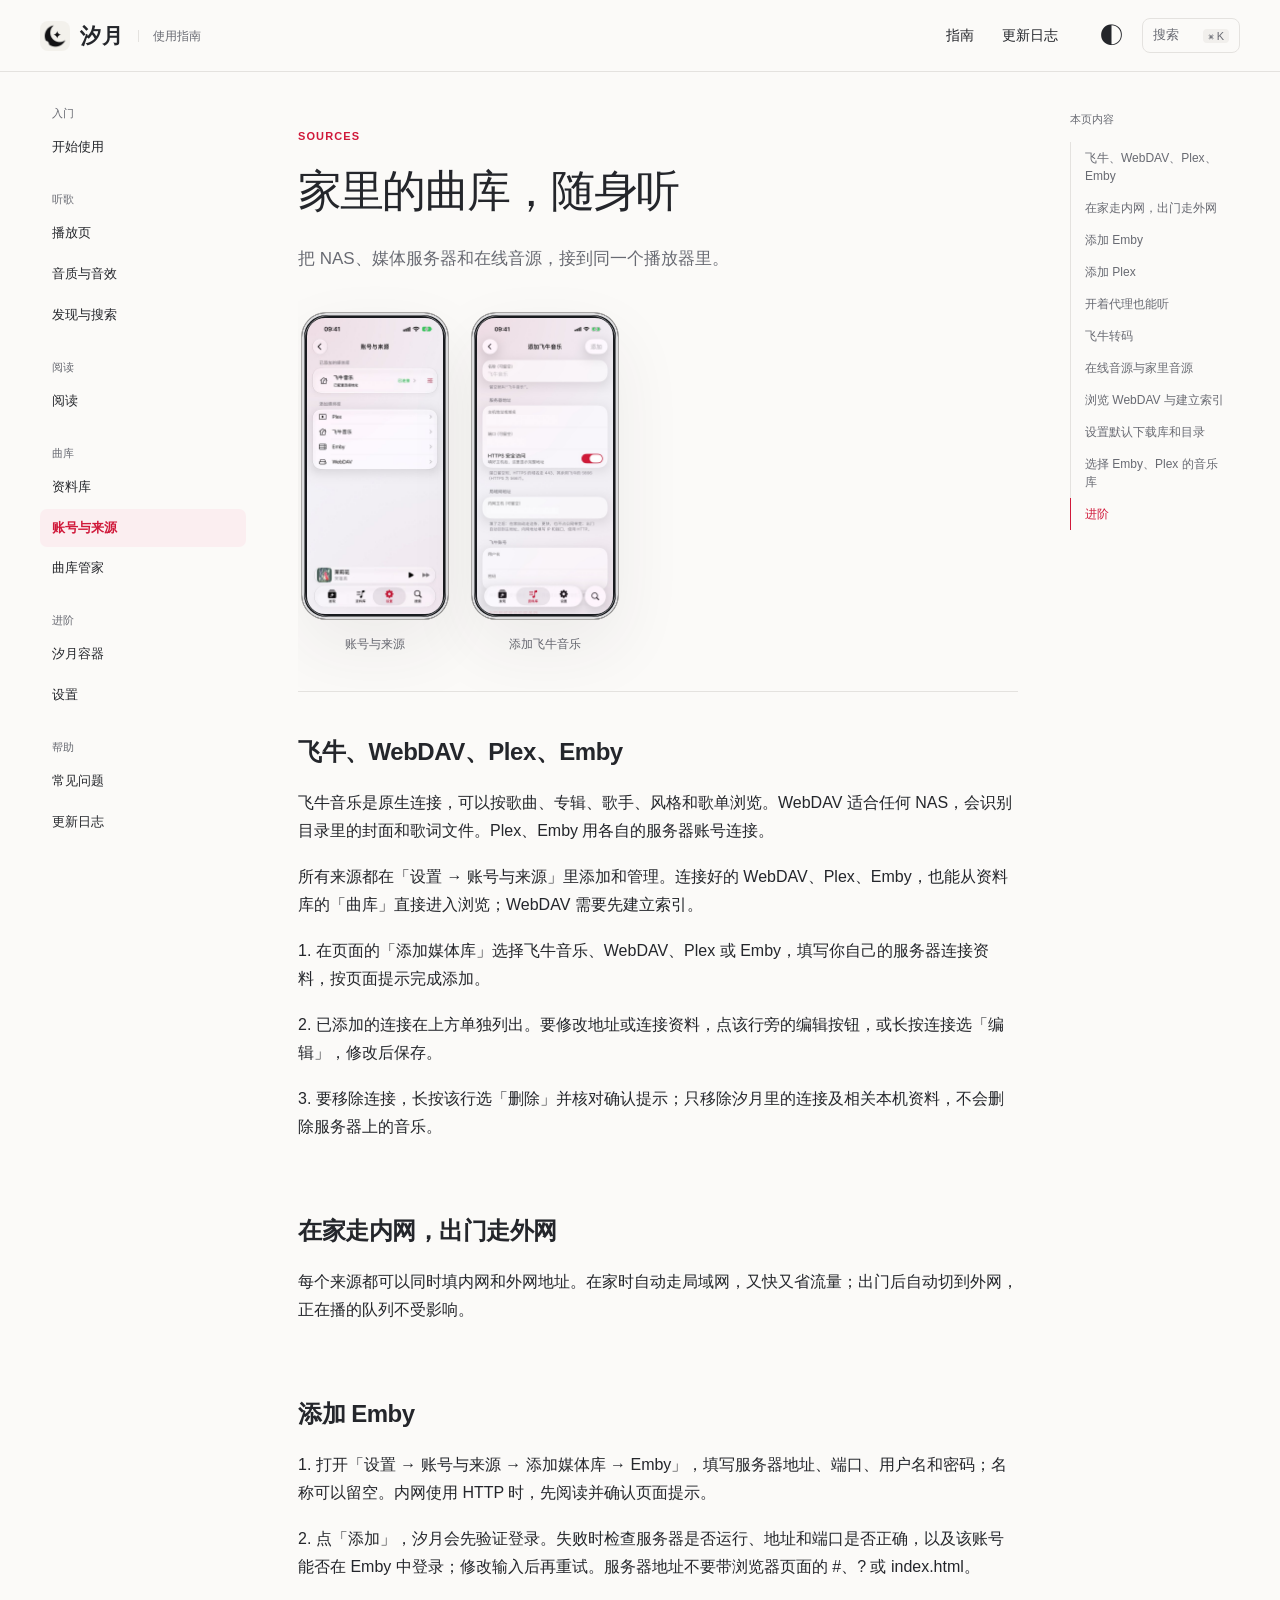
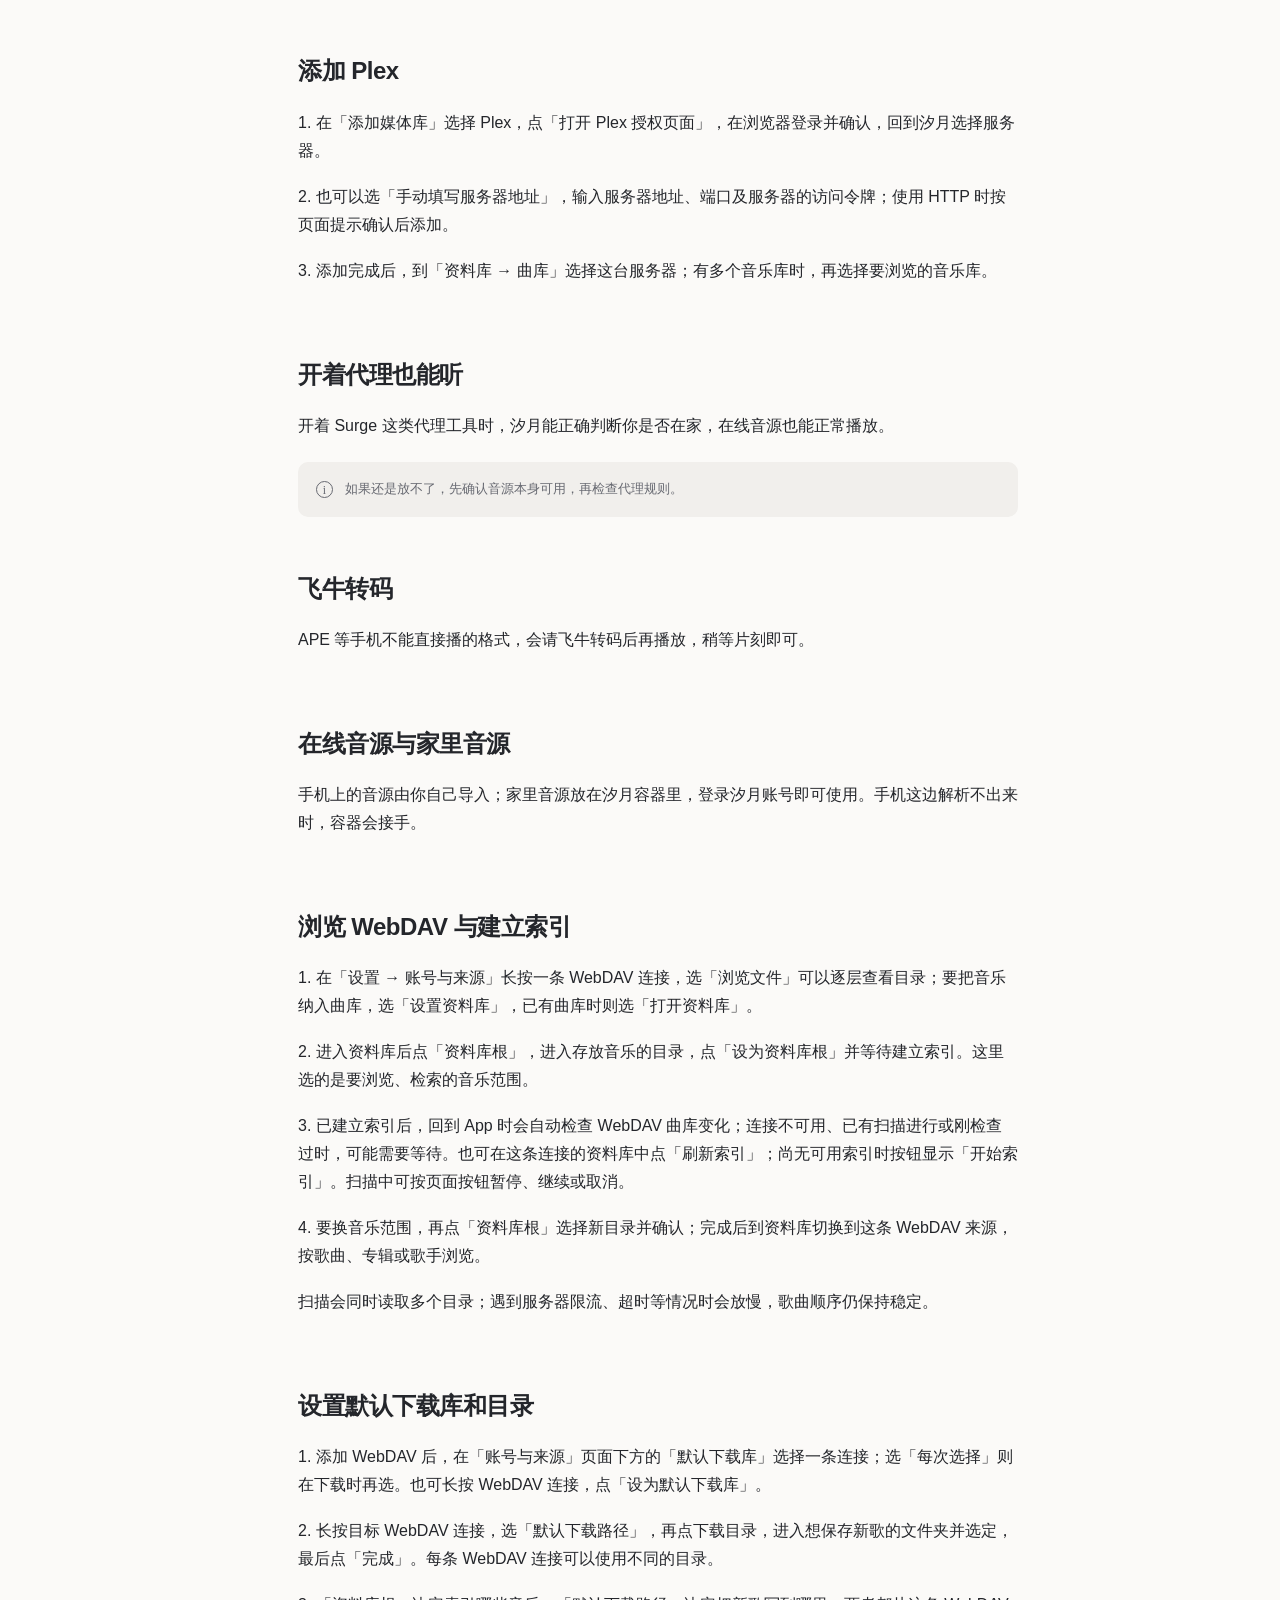
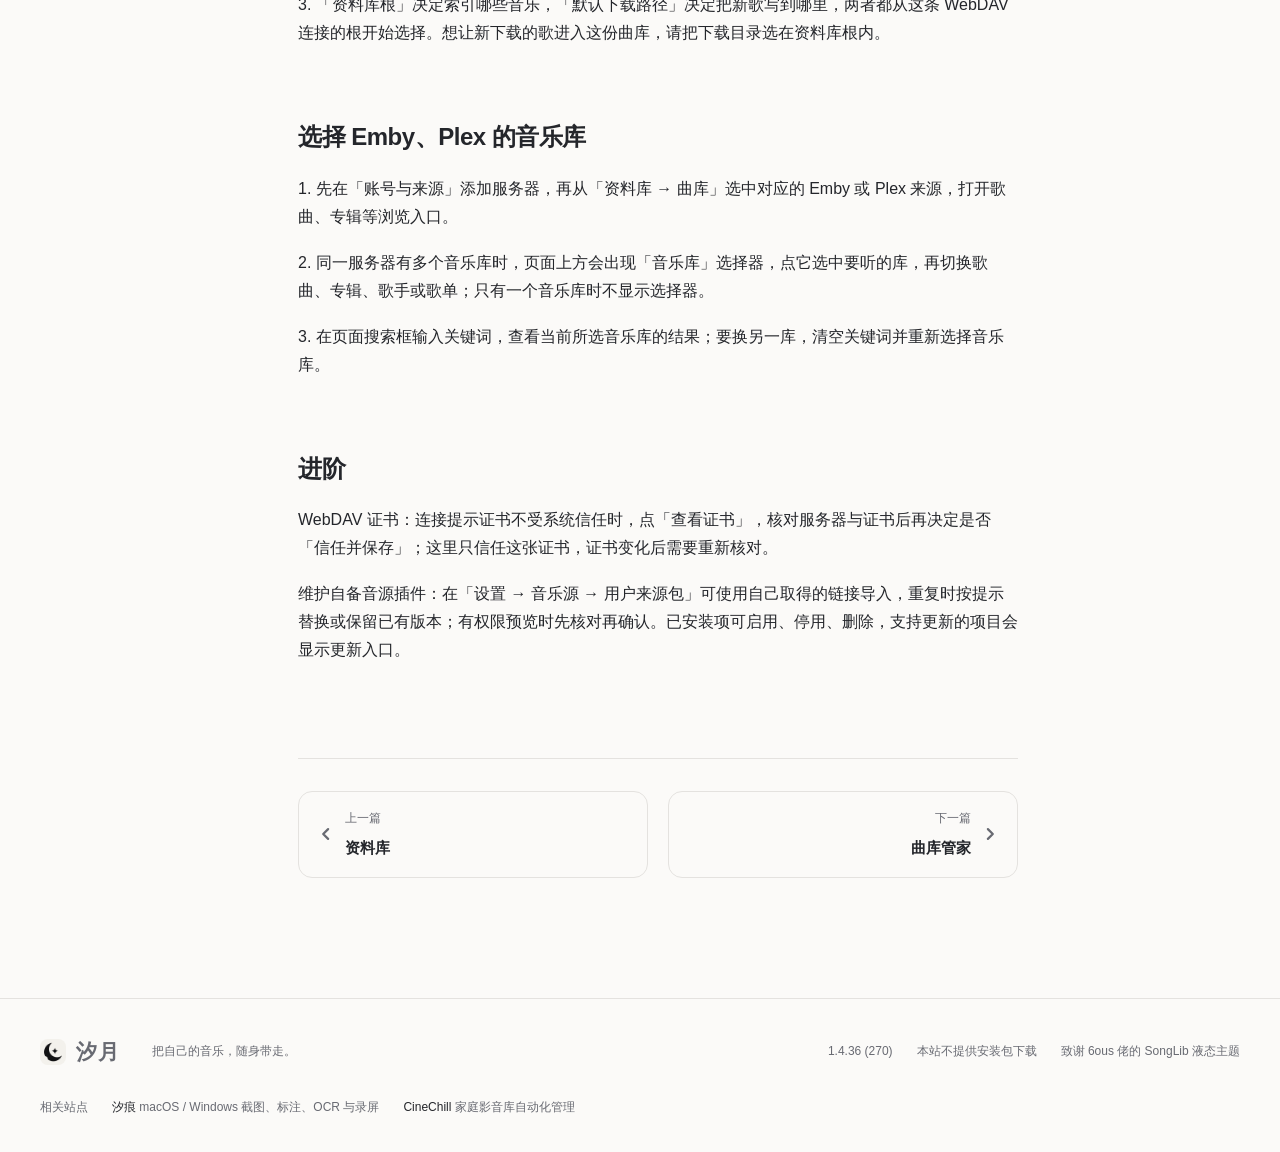
<file: wiki/sources.html>
<!doctype html>
<html lang="zh-CN"><head><meta charset="utf-8"><meta name="viewport" content="width=device-width, initial-scale=1">
<meta name="color-scheme" content="light dark"><title>账号与来源 · 汐月 Wiki</title>
<meta name="description" content="把 NAS、媒体服务器和在线音源，接到同一个播放器里。">
<link rel="icon" href="../xiyue/icon.png"><link rel="stylesheet" href="../xiyue/wiki.css">
<script>try{const t=localStorage.getItem('xiyue-wiki-theme');if(t==='light'||t==='dark')document.documentElement.dataset.theme=t;}catch(e){}</script>
<script defer src="../xiyue/search-index.js"></script><script defer src="../xiyue/site.js"></script></head>
<body data-page="sources"><a class="skip-link" href="#main">跳到正文</a>
<header class="site-header"><div class="header-inner">
<a class="brand" href="../index.html" aria-label="汐月 Wiki 首页"><img src="../xiyue/icon.png" alt="" width="30" height="30"><strong>汐月</strong><span>使用指南</span></a>
<nav class="top-nav" aria-label="主要导航"><a href="quickstart.html">指南</a><a href="changelog.html">更新日志</a></nav>
<div class="header-tools"><button class="icon-button theme-toggle" aria-label="切换深浅色"><span aria-hidden="true">◐</span></button>
<button class="search-open" aria-label="搜索站内指南"><span>搜索</span><kbd>⌘ K</kbd></button>
<button class="menu-toggle icon-button" aria-label="打开目录" aria-controls="nav-drawer" aria-expanded="false"><span aria-hidden="true">☰</span></button></div>
</div></header><div class="doc-layout"><aside class="doc-sidebar" aria-label="指南目录"><section class="nav-group"><h2>入门</h2><a href="quickstart.html" >开始使用<span>安装、连接曲库、添加音源</span></a></section><section class="nav-group"><h2>听歌</h2><a href="player.html" >播放页<span>两套主题、歌词与实时频谱</span></a><a href="sound.html" >音质与音效<span>无缝切歌、响度均衡、12 种听感</span></a><a href="discover.html" >发现与搜索<span>榜单、找歌与懂你推荐</span></a></section><section class="nav-group"><h2>阅读</h2><a href="reading.html" >阅读<span>汐墨书架、找书与阅读器</span></a></section><section class="nav-group"><h2>曲库</h2><a href="library.html" >资料库<span>我的音乐、歌单导入、收听统计</span></a><a href="sources.html" aria-current="page">账号与来源<span>飞牛、WebDAV、Plex、Emby</span></a><a href="butler.html" >曲库管家<span>体检、补资料、洗版与整理</span></a></section><section class="nav-group"><h2>进阶</h2><a href="container.html" >汐月容器<span>家里的音源、账号与代下载</span></a><a href="settings.html" >设置<span>外观、日志与备份</span></a></section><section class="nav-group"><h2>帮助</h2><a href="troubleshooting.html" >常见问题<span>按现象查原因</span></a><a href="changelog.html" >更新日志<span>每一个版本的变化</span></a></section></aside><main class="doc-main" id="main"><header class="doc-heading"><p class="kicker">Sources</p><h1>家里的曲库，随身听</h1><p class="lead">把 NAS、媒体服务器和在线音源，接到同一个播放器里。</p></header><div class="shot-gallery"><figure class="phone-figure "><button class="phone lightbox-trigger" data-lightbox="../xiyue/screenshots/sources.jpg" aria-label="放大：账号与来源"><img src="../xiyue/screenshots/sources.jpg" alt="账号与来源" width="552" height="1200" loading="lazy" decoding="async"></button><figcaption>账号与来源</figcaption></figure><figure class="phone-figure "><button class="phone lightbox-trigger" data-lightbox="../xiyue/screenshots/source-add.jpg" aria-label="放大：添加飞牛音乐"><img src="../xiyue/screenshots/source-add.jpg" alt="添加飞牛音乐" width="552" height="1200" loading="lazy" decoding="async"></button><figcaption>添加飞牛音乐</figcaption></figure></div><section class="doc-section reveal" id="s-1"><h2>飞牛、WebDAV、Plex、Emby</h2><p>飞牛音乐是原生连接，可以按歌曲、专辑、歌手、风格和歌单浏览。WebDAV 适合任何 NAS，会识别目录里的封面和歌词文件。Plex、Emby 用各自的服务器账号连接。</p><p>所有来源都在「设置 → 账号与来源」里添加和管理。连接好的 WebDAV、Plex、Emby，也能从资料库的「曲库」直接进入浏览；WebDAV 需要先建立索引。</p><p>1. 在页面的「添加媒体库」选择飞牛音乐、WebDAV、Plex 或 Emby，填写你自己的服务器连接资料，按页面提示完成添加。</p><p>2. 已添加的连接在上方单独列出。要修改地址或连接资料，点该行旁的编辑按钮，或长按连接选「编辑」，修改后保存。</p><p>3. 要移除连接，长按该行选「删除」并核对确认提示；只移除汐月里的连接及相关本机资料，不会删除服务器上的音乐。</p></section><section class="doc-section reveal" id="s-2"><h2>在家走内网，出门走外网</h2><p>每个来源都可以同时填内网和外网地址。在家时自动走局域网，又快又省流量；出门后自动切到外网，正在播的队列不受影响。</p></section><section class="doc-section reveal" id="s-3"><h2>添加 Emby</h2><p>1. 打开「设置 → 账号与来源 → 添加媒体库 → Emby」，填写服务器地址、端口、用户名和密码；名称可以留空。内网使用 HTTP 时，先阅读并确认页面提示。</p><p>2. 点「添加」，汐月会先验证登录。失败时检查服务器是否运行、地址和端口是否正确，以及该账号能否在 Emby 中登录；修改输入后再重试。服务器地址不要带浏览器页面的 #、? 或 index.html。</p></section><section class="doc-section reveal" id="s-4"><h2>添加 Plex</h2><p>1. 在「添加媒体库」选择 Plex，点「打开 Plex 授权页面」，在浏览器登录并确认，回到汐月选择服务器。</p><p>2. 也可以选「手动填写服务器地址」，输入服务器地址、端口及服务器的访问令牌；使用 HTTP 时按页面提示确认后添加。</p><p>3. 添加完成后，到「资料库 → 曲库」选择这台服务器；有多个音乐库时，再选择要浏览的音乐库。</p></section><section class="doc-section reveal" id="s-5"><h2>开着代理也能听</h2><p>开着 Surge 这类代理工具时，汐月能正确判断你是否在家，在线音源也能正常播放。</p><aside class="tip"><span aria-hidden="true">i</span><p>如果还是放不了，先确认音源本身可用，再检查代理规则。</p></aside></section><section class="doc-section reveal" id="s-6"><h2>飞牛转码</h2><p>APE 等手机不能直接播的格式，会请飞牛转码后再播放，稍等片刻即可。</p></section><section class="doc-section reveal" id="s-7"><h2>在线音源与家里音源</h2><p>手机上的音源由你自己导入；家里音源放在汐月容器里，登录汐月账号即可使用。手机这边解析不出来时，容器会接手。</p></section><section class="doc-section reveal" id="s-8"><h2>浏览 WebDAV 与建立索引</h2><p>1. 在「设置 → 账号与来源」长按一条 WebDAV 连接，选「浏览文件」可以逐层查看目录；要把音乐纳入曲库，选「设置资料库」，已有曲库时则选「打开资料库」。</p><p>2. 进入资料库后点「资料库根」，进入存放音乐的目录，点「设为资料库根」并等待建立索引。这里选的是要浏览、检索的音乐范围。</p><p>3. 已建立索引后，回到 App 时会自动检查 WebDAV 曲库变化；连接不可用、已有扫描进行或刚检查过时，可能需要等待。也可在这条连接的资料库中点「刷新索引」；尚无可用索引时按钮显示「开始索引」。扫描中可按页面按钮暂停、继续或取消。</p><p>4. 要换音乐范围，再点「资料库根」选择新目录并确认；完成后到资料库切换到这条 WebDAV 来源，按歌曲、专辑或歌手浏览。</p><p>扫描会同时读取多个目录；遇到服务器限流、超时等情况时会放慢，歌曲顺序仍保持稳定。</p></section><section class="doc-section reveal" id="s-9"><h2>设置默认下载库和目录</h2><p>1. 添加 WebDAV 后，在「账号与来源」页面下方的「默认下载库」选择一条连接；选「每次选择」则在下载时再选。也可长按 WebDAV 连接，点「设为默认下载库」。</p><p>2. 长按目标 WebDAV 连接，选「默认下载路径」，再点下载目录，进入想保存新歌的文件夹并选定，最后点「完成」。每条 WebDAV 连接可以使用不同的目录。</p><p>3. 「资料库根」决定索引哪些音乐，「默认下载路径」决定把新歌写到哪里，两者都从这条 WebDAV 连接的根开始选择。想让新下载的歌进入这份曲库，请把下载目录选在资料库根内。</p></section><section class="doc-section reveal" id="s-10"><h2>选择 Emby、Plex 的音乐库</h2><p>1. 先在「账号与来源」添加服务器，再从「资料库 → 曲库」选中对应的 Emby 或 Plex 来源，打开歌曲、专辑等浏览入口。</p><p>2. 同一服务器有多个音乐库时，页面上方会出现「音乐库」选择器，点它选中要听的库，再切换歌曲、专辑、歌手或歌单；只有一个音乐库时不显示选择器。</p><p>3. 在页面搜索框输入关键词，查看当前所选音乐库的结果；要换另一库，清空关键词并重新选择音乐库。</p></section><section class="doc-section reveal" id="s-11"><h2>进阶</h2><p>WebDAV 证书：连接提示证书不受系统信任时，点「查看证书」，核对服务器与证书后再决定是否「信任并保存」；这里只信任这张证书，证书变化后需要重新核对。</p><p>维护自备音源插件：在「设置 → 音乐源 → 用户来源包」可使用自己取得的链接导入，重复时按提示替换或保留已有版本；有权限预览时先核对再确认。已安装项可启用、停用、删除，支持更新的项目会显示更新入口。</p></section><nav class="doc-pagination" aria-label="相邻指南"><a class="previous" href="library.html"><svg class="chev" viewBox="0 0 10 10" width="10" height="10" aria-hidden="true" focusable="false"><path d="M3.5 1.5 7 5l-3.5 3.5" fill="none" stroke="currentColor" stroke-width="1.6" stroke-linecap="round" stroke-linejoin="round"/></svg><div><span>上一篇</span><strong>资料库</strong></div></a><a class="next" href="butler.html"><div><span>下一篇</span><strong>曲库管家</strong></div><svg class="chev" viewBox="0 0 10 10" width="10" height="10" aria-hidden="true" focusable="false"><path d="M3.5 1.5 7 5l-3.5 3.5" fill="none" stroke="currentColor" stroke-width="1.6" stroke-linecap="round" stroke-linejoin="round"/></svg></a></nav></main><aside class='toc' aria-label='本页内容'><h2>本页内容</h2><a href="#s-1">飞牛、WebDAV、Plex、Emby</a><a href="#s-2">在家走内网，出门走外网</a><a href="#s-3">添加 Emby</a><a href="#s-4">添加 Plex</a><a href="#s-5">开着代理也能听</a><a href="#s-6">飞牛转码</a><a href="#s-7">在线音源与家里音源</a><a href="#s-8">浏览 WebDAV 与建立索引</a><a href="#s-9">设置默认下载库和目录</a><a href="#s-10">选择 Emby、Plex 的音乐库</a><a href="#s-11">进阶</a></aside></div>
<footer class="site-footer"><a class="brand" href="../index.html"><img src="../xiyue/icon.png" alt="" width="26" height="26"><strong>汐月</strong></a>
<p>把自己的音乐，随身带走。</p><div><span>1.4.36 (270)</span><span>本站不提供安装包下载</span><span>致谢 6ous 佬的 SongLib 液态主题</span></div>
<nav class="friend-links" aria-label="友情链接"><span class="friend-links-title">相关站点</span>
<a href="https://bbong9.github.io/LumaTrace/" target="_blank" rel="noopener">汐痕 <small>macOS / Windows 截图、标注、OCR 与录屏</small></a>
<a href="https://bbong9.github.io/cinechill-wiki/" target="_blank" rel="noopener">CineChill <small>家庭影音库自动化管理</small></a></nav></footer>
<dialog class="drawer-dialog" id="nav-drawer"><div class="dialog-heading"><strong>使用指南</strong><button data-close aria-label="关闭目录">×</button></div><section class="nav-group"><h2>入门</h2><a href="quickstart.html" >开始使用<span>安装、连接曲库、添加音源</span></a></section><section class="nav-group"><h2>听歌</h2><a href="player.html" >播放页<span>两套主题、歌词与实时频谱</span></a><a href="sound.html" >音质与音效<span>无缝切歌、响度均衡、12 种听感</span></a><a href="discover.html" >发现与搜索<span>榜单、找歌与懂你推荐</span></a></section><section class="nav-group"><h2>阅读</h2><a href="reading.html" >阅读<span>汐墨书架、找书与阅读器</span></a></section><section class="nav-group"><h2>曲库</h2><a href="library.html" >资料库<span>我的音乐、歌单导入、收听统计</span></a><a href="sources.html" aria-current="page">账号与来源<span>飞牛、WebDAV、Plex、Emby</span></a><a href="butler.html" >曲库管家<span>体检、补资料、洗版与整理</span></a></section><section class="nav-group"><h2>进阶</h2><a href="container.html" >汐月容器<span>家里的音源、账号与代下载</span></a><a href="settings.html" >设置<span>外观、日志与备份</span></a></section><section class="nav-group"><h2>帮助</h2><a href="troubleshooting.html" >常见问题<span>按现象查原因</span></a><a href="changelog.html" >更新日志<span>每一个版本的变化</span></a></section></dialog>
<dialog class="search-dialog" id="search-dialog"><div class="search-bar"><label class="sr-only" for="site-query">搜索站内指南</label>
<input type="search" id="site-query" placeholder="搜功能、设置或遇到的问题…" autocomplete="off"><button data-close aria-label="关闭搜索">Esc</button></div>
<p class="search-note">搜索本站指南与更新记录</p><div id="search-results" aria-live="polite"></div></dialog>
<dialog class="lightbox-dialog" id="lightbox"><button data-close aria-label="关闭大图">×</button><img alt=""></dialog>
<!-- 内容依据：_src/content.py; _src/codex-v1/feature-evidence.json; canonical 65e11a8: MediaServerForms、MediaServerStore、WebDAVRuntimeStore、ReaderRoute; canonical 1.4.20、1.4.23–1.4.28、1.4.34–1.4.36 版本提交 -->
</body></html>
</file>
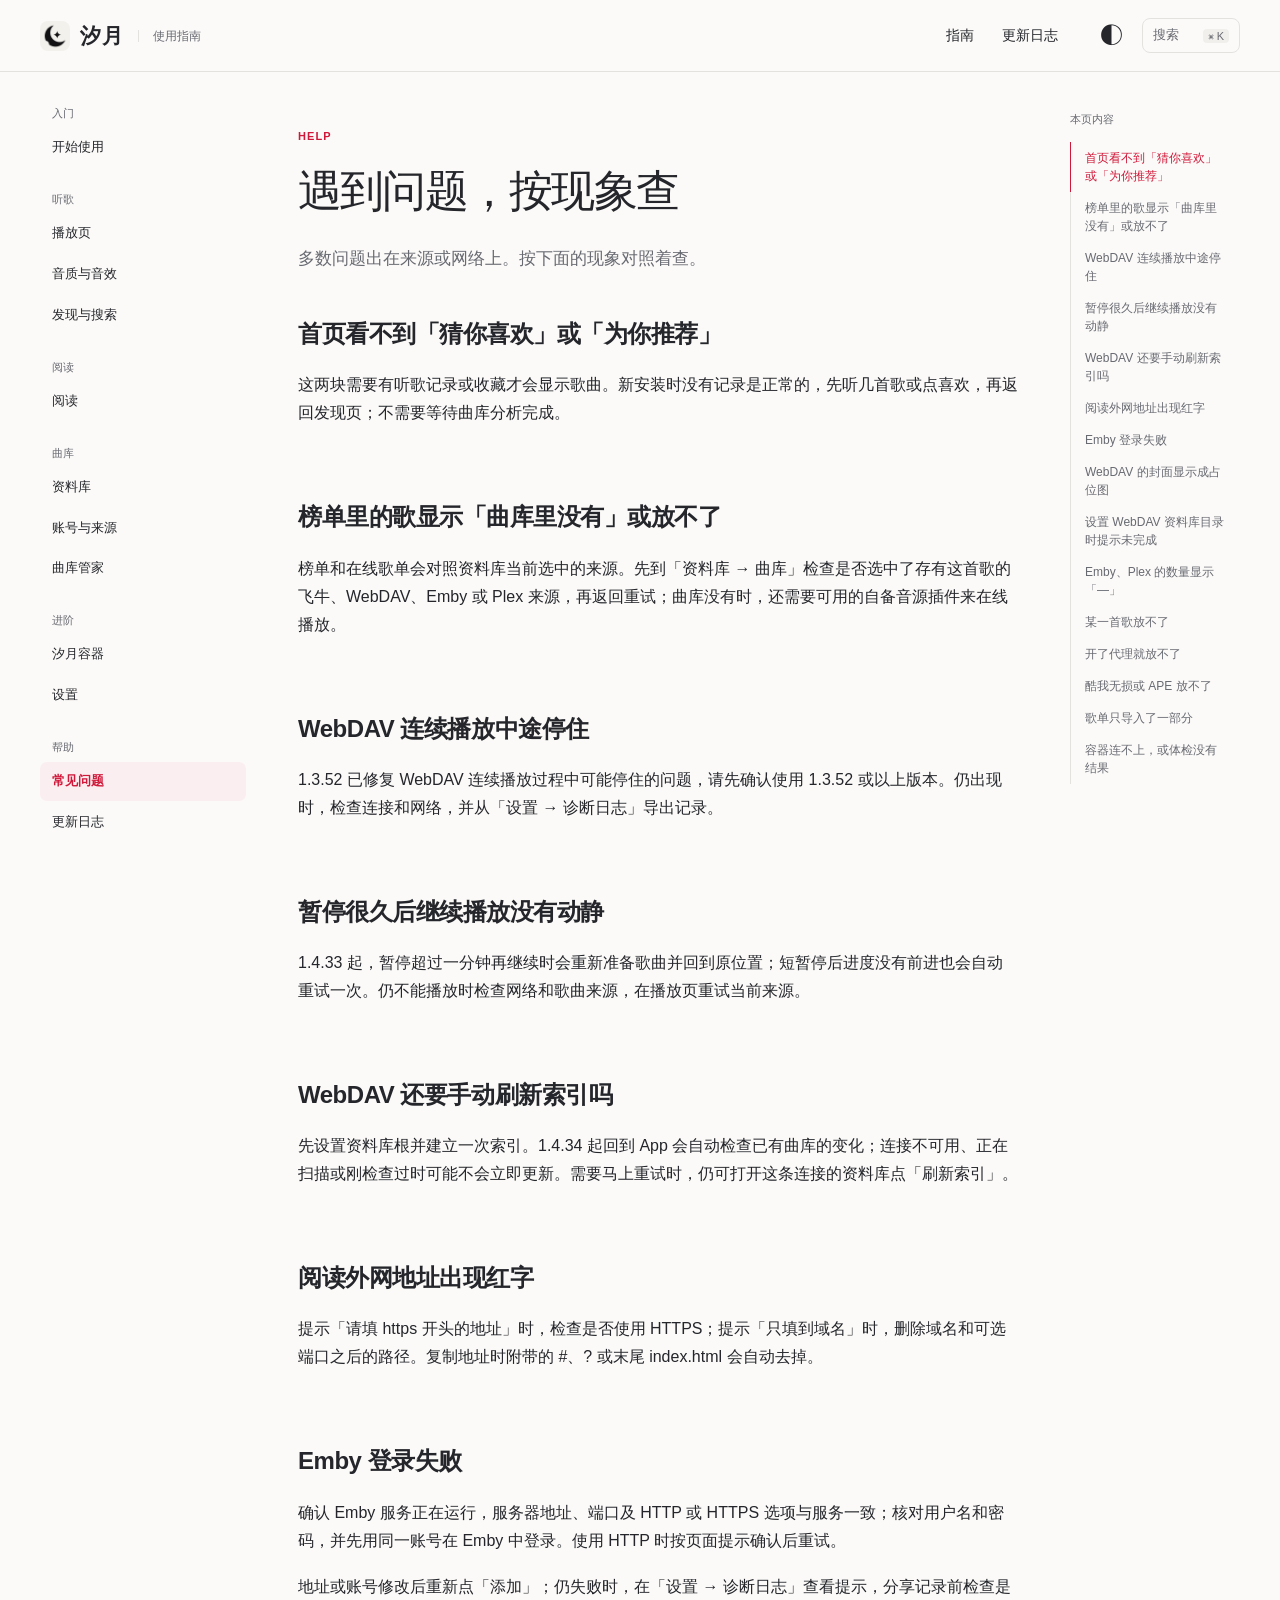
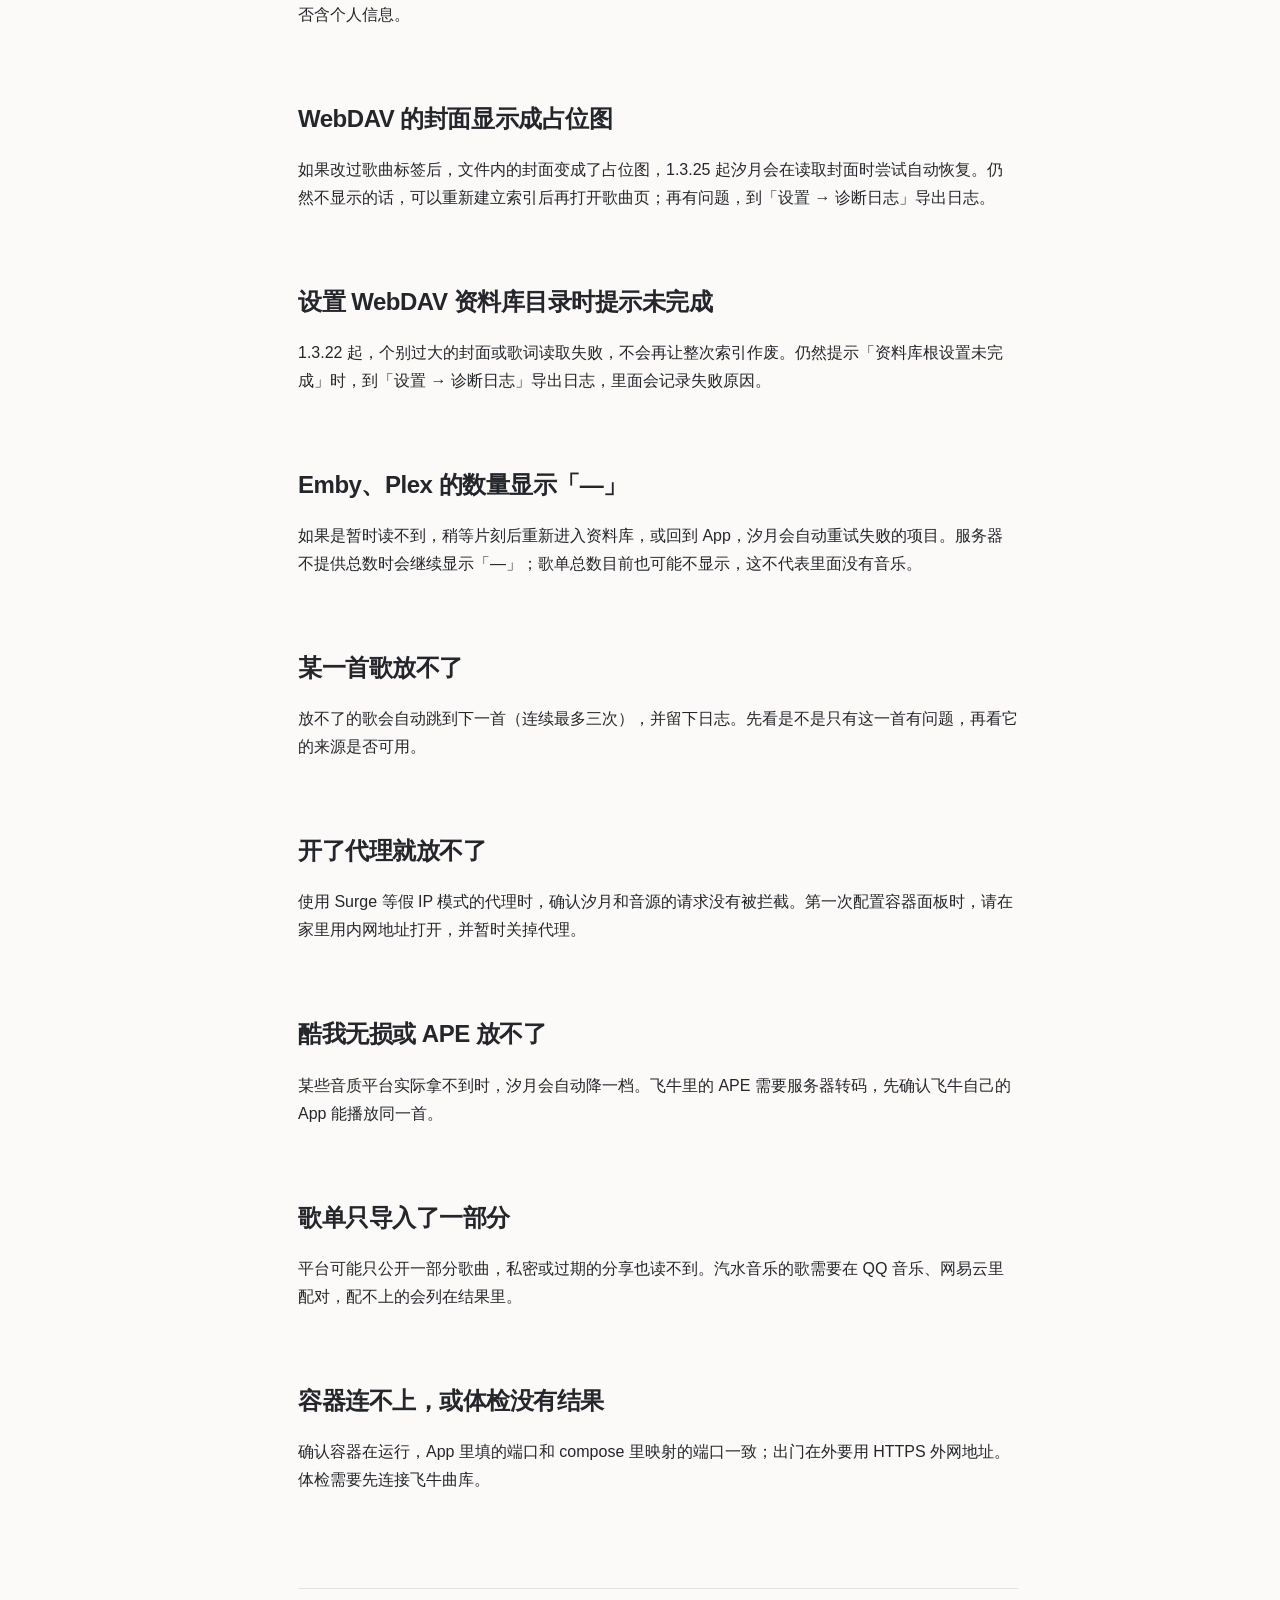
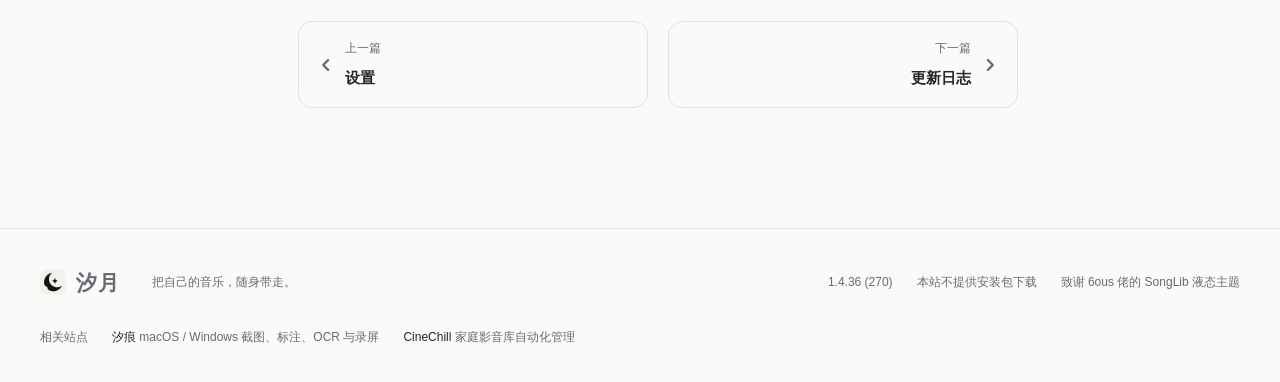
<file: wiki/troubleshooting.html>
<!doctype html>
<html lang="zh-CN"><head><meta charset="utf-8"><meta name="viewport" content="width=device-width, initial-scale=1">
<meta name="color-scheme" content="light dark"><title>常见问题 · 汐月 Wiki</title>
<meta name="description" content="多数问题出在来源或网络上。按下面的现象对照着查。">
<link rel="icon" href="../xiyue/icon.png"><link rel="stylesheet" href="../xiyue/wiki.css">
<script>try{const t=localStorage.getItem('xiyue-wiki-theme');if(t==='light'||t==='dark')document.documentElement.dataset.theme=t;}catch(e){}</script>
<script defer src="../xiyue/search-index.js"></script><script defer src="../xiyue/site.js"></script></head>
<body data-page="troubleshooting"><a class="skip-link" href="#main">跳到正文</a>
<header class="site-header"><div class="header-inner">
<a class="brand" href="../index.html" aria-label="汐月 Wiki 首页"><img src="../xiyue/icon.png" alt="" width="30" height="30"><strong>汐月</strong><span>使用指南</span></a>
<nav class="top-nav" aria-label="主要导航"><a href="quickstart.html">指南</a><a href="changelog.html">更新日志</a></nav>
<div class="header-tools"><button class="icon-button theme-toggle" aria-label="切换深浅色"><span aria-hidden="true">◐</span></button>
<button class="search-open" aria-label="搜索站内指南"><span>搜索</span><kbd>⌘ K</kbd></button>
<button class="menu-toggle icon-button" aria-label="打开目录" aria-controls="nav-drawer" aria-expanded="false"><span aria-hidden="true">☰</span></button></div>
</div></header><div class="doc-layout"><aside class="doc-sidebar" aria-label="指南目录"><section class="nav-group"><h2>入门</h2><a href="quickstart.html" >开始使用<span>安装、连接曲库、添加音源</span></a></section><section class="nav-group"><h2>听歌</h2><a href="player.html" >播放页<span>两套主题、歌词与实时频谱</span></a><a href="sound.html" >音质与音效<span>无缝切歌、响度均衡、12 种听感</span></a><a href="discover.html" >发现与搜索<span>榜单、找歌与懂你推荐</span></a></section><section class="nav-group"><h2>阅读</h2><a href="reading.html" >阅读<span>汐墨书架、找书与阅读器</span></a></section><section class="nav-group"><h2>曲库</h2><a href="library.html" >资料库<span>我的音乐、歌单导入、收听统计</span></a><a href="sources.html" >账号与来源<span>飞牛、WebDAV、Plex、Emby</span></a><a href="butler.html" >曲库管家<span>体检、补资料、洗版与整理</span></a></section><section class="nav-group"><h2>进阶</h2><a href="container.html" >汐月容器<span>家里的音源、账号与代下载</span></a><a href="settings.html" >设置<span>外观、日志与备份</span></a></section><section class="nav-group"><h2>帮助</h2><a href="troubleshooting.html" aria-current="page">常见问题<span>按现象查原因</span></a><a href="changelog.html" >更新日志<span>每一个版本的变化</span></a></section></aside><main class="doc-main" id="main"><header class="doc-heading"><p class="kicker">Help</p><h1>遇到问题，按现象查</h1><p class="lead">多数问题出在来源或网络上。按下面的现象对照着查。</p></header><section class="doc-section reveal" id="s-1"><h2>首页看不到「猜你喜欢」或「为你推荐」</h2><p>这两块需要有听歌记录或收藏才会显示歌曲。新安装时没有记录是正常的，先听几首歌或点喜欢，再返回发现页；不需要等待曲库分析完成。</p></section><section class="doc-section reveal" id="s-2"><h2>榜单里的歌显示「曲库里没有」或放不了</h2><p>榜单和在线歌单会对照资料库当前选中的来源。先到「资料库 → 曲库」检查是否选中了存有这首歌的飞牛、WebDAV、Emby 或 Plex 来源，再返回重试；曲库没有时，还需要可用的自备音源插件来在线播放。</p></section><section class="doc-section reveal" id="s-3"><h2>WebDAV 连续播放中途停住</h2><p>1.3.52 已修复 WebDAV 连续播放过程中可能停住的问题，请先确认使用 1.3.52 或以上版本。仍出现时，检查连接和网络，并从「设置 → 诊断日志」导出记录。</p></section><section class="doc-section reveal" id="s-4"><h2>暂停很久后继续播放没有动静</h2><p>1.4.33 起，暂停超过一分钟再继续时会重新准备歌曲并回到原位置；短暂停后进度没有前进也会自动重试一次。仍不能播放时检查网络和歌曲来源，在播放页重试当前来源。</p></section><section class="doc-section reveal" id="s-5"><h2>WebDAV 还要手动刷新索引吗</h2><p>先设置资料库根并建立一次索引。1.4.34 起回到 App 会自动检查已有曲库的变化；连接不可用、正在扫描或刚检查过时可能不会立即更新。需要马上重试时，仍可打开这条连接的资料库点「刷新索引」。</p></section><section class="doc-section reveal" id="s-6"><h2>阅读外网地址出现红字</h2><p>提示「请填 https 开头的地址」时，检查是否使用 HTTPS；提示「只填到域名」时，删除域名和可选端口之后的路径。复制地址时附带的 #、? 或末尾 index.html 会自动去掉。</p></section><section class="doc-section reveal" id="s-7"><h2>Emby 登录失败</h2><p>确认 Emby 服务正在运行，服务器地址、端口及 HTTP 或 HTTPS 选项与服务一致；核对用户名和密码，并先用同一账号在 Emby 中登录。使用 HTTP 时按页面提示确认后重试。</p><p>地址或账号修改后重新点「添加」；仍失败时，在「设置 → 诊断日志」查看提示，分享记录前检查是否含个人信息。</p></section><section class="doc-section reveal" id="s-8"><h2>WebDAV 的封面显示成占位图</h2><p>如果改过歌曲标签后，文件内的封面变成了占位图，1.3.25 起汐月会在读取封面时尝试自动恢复。仍然不显示的话，可以重新建立索引后再打开歌曲页；再有问题，到「设置 → 诊断日志」导出日志。</p></section><section class="doc-section reveal" id="s-9"><h2>设置 WebDAV 资料库目录时提示未完成</h2><p>1.3.22 起，个别过大的封面或歌词读取失败，不会再让整次索引作废。仍然提示「资料库根设置未完成」时，到「设置 → 诊断日志」导出日志，里面会记录失败原因。</p></section><section class="doc-section reveal" id="s-10"><h2>Emby、Plex 的数量显示「—」</h2><p>如果是暂时读不到，稍等片刻后重新进入资料库，或回到 App，汐月会自动重试失败的项目。服务器不提供总数时会继续显示「—」；歌单总数目前也可能不显示，这不代表里面没有音乐。</p></section><section class="doc-section reveal" id="s-11"><h2>某一首歌放不了</h2><p>放不了的歌会自动跳到下一首（连续最多三次），并留下日志。先看是不是只有这一首有问题，再看它的来源是否可用。</p></section><section class="doc-section reveal" id="s-12"><h2>开了代理就放不了</h2><p>使用 Surge 等假 IP 模式的代理时，确认汐月和音源的请求没有被拦截。第一次配置容器面板时，请在家里用内网地址打开，并暂时关掉代理。</p></section><section class="doc-section reveal" id="s-13"><h2>酷我无损或 APE 放不了</h2><p>某些音质平台实际拿不到时，汐月会自动降一档。飞牛里的 APE 需要服务器转码，先确认飞牛自己的 App 能播放同一首。</p></section><section class="doc-section reveal" id="s-14"><h2>歌单只导入了一部分</h2><p>平台可能只公开一部分歌曲，私密或过期的分享也读不到。汽水音乐的歌需要在 QQ 音乐、网易云里配对，配不上的会列在结果里。</p></section><section class="doc-section reveal" id="s-15"><h2>容器连不上，或体检没有结果</h2><p>确认容器在运行，App 里填的端口和 compose 里映射的端口一致；出门在外要用 HTTPS 外网地址。体检需要先连接飞牛曲库。</p></section><nav class="doc-pagination" aria-label="相邻指南"><a class="previous" href="settings.html"><svg class="chev" viewBox="0 0 10 10" width="10" height="10" aria-hidden="true" focusable="false"><path d="M3.5 1.5 7 5l-3.5 3.5" fill="none" stroke="currentColor" stroke-width="1.6" stroke-linecap="round" stroke-linejoin="round"/></svg><div><span>上一篇</span><strong>设置</strong></div></a><a class="next" href="changelog.html"><div><span>下一篇</span><strong>更新日志</strong></div><svg class="chev" viewBox="0 0 10 10" width="10" height="10" aria-hidden="true" focusable="false"><path d="M3.5 1.5 7 5l-3.5 3.5" fill="none" stroke="currentColor" stroke-width="1.6" stroke-linecap="round" stroke-linejoin="round"/></svg></a></nav></main><aside class='toc' aria-label='本页内容'><h2>本页内容</h2><a href="#s-1">首页看不到「猜你喜欢」或「为你推荐」</a><a href="#s-2">榜单里的歌显示「曲库里没有」或放不了</a><a href="#s-3">WebDAV 连续播放中途停住</a><a href="#s-4">暂停很久后继续播放没有动静</a><a href="#s-5">WebDAV 还要手动刷新索引吗</a><a href="#s-6">阅读外网地址出现红字</a><a href="#s-7">Emby 登录失败</a><a href="#s-8">WebDAV 的封面显示成占位图</a><a href="#s-9">设置 WebDAV 资料库目录时提示未完成</a><a href="#s-10">Emby、Plex 的数量显示「—」</a><a href="#s-11">某一首歌放不了</a><a href="#s-12">开了代理就放不了</a><a href="#s-13">酷我无损或 APE 放不了</a><a href="#s-14">歌单只导入了一部分</a><a href="#s-15">容器连不上，或体检没有结果</a></aside></div>
<footer class="site-footer"><a class="brand" href="../index.html"><img src="../xiyue/icon.png" alt="" width="26" height="26"><strong>汐月</strong></a>
<p>把自己的音乐，随身带走。</p><div><span>1.4.36 (270)</span><span>本站不提供安装包下载</span><span>致谢 6ous 佬的 SongLib 液态主题</span></div>
<nav class="friend-links" aria-label="友情链接"><span class="friend-links-title">相关站点</span>
<a href="https://bbong9.github.io/LumaTrace/" target="_blank" rel="noopener">汐痕 <small>macOS / Windows 截图、标注、OCR 与录屏</small></a>
<a href="https://bbong9.github.io/cinechill-wiki/" target="_blank" rel="noopener">CineChill <small>家庭影音库自动化管理</small></a></nav></footer>
<dialog class="drawer-dialog" id="nav-drawer"><div class="dialog-heading"><strong>使用指南</strong><button data-close aria-label="关闭目录">×</button></div><section class="nav-group"><h2>入门</h2><a href="quickstart.html" >开始使用<span>安装、连接曲库、添加音源</span></a></section><section class="nav-group"><h2>听歌</h2><a href="player.html" >播放页<span>两套主题、歌词与实时频谱</span></a><a href="sound.html" >音质与音效<span>无缝切歌、响度均衡、12 种听感</span></a><a href="discover.html" >发现与搜索<span>榜单、找歌与懂你推荐</span></a></section><section class="nav-group"><h2>阅读</h2><a href="reading.html" >阅读<span>汐墨书架、找书与阅读器</span></a></section><section class="nav-group"><h2>曲库</h2><a href="library.html" >资料库<span>我的音乐、歌单导入、收听统计</span></a><a href="sources.html" >账号与来源<span>飞牛、WebDAV、Plex、Emby</span></a><a href="butler.html" >曲库管家<span>体检、补资料、洗版与整理</span></a></section><section class="nav-group"><h2>进阶</h2><a href="container.html" >汐月容器<span>家里的音源、账号与代下载</span></a><a href="settings.html" >设置<span>外观、日志与备份</span></a></section><section class="nav-group"><h2>帮助</h2><a href="troubleshooting.html" aria-current="page">常见问题<span>按现象查原因</span></a><a href="changelog.html" >更新日志<span>每一个版本的变化</span></a></section></dialog>
<dialog class="search-dialog" id="search-dialog"><div class="search-bar"><label class="sr-only" for="site-query">搜索站内指南</label>
<input type="search" id="site-query" placeholder="搜功能、设置或遇到的问题…" autocomplete="off"><button data-close aria-label="关闭搜索">Esc</button></div>
<p class="search-note">搜索本站指南与更新记录</p><div id="search-results" aria-live="polite"></div></dialog>
<dialog class="lightbox-dialog" id="lightbox"><button data-close aria-label="关闭大图">×</button><img alt=""></dialog>
<!-- 内容依据：_src/content.py; _src/codex-v1/feature-evidence.json; canonical 65e11a8: ReaderRoute、ReaderSettingsView、MediaServerForms、WebDAVRuntimeStore; canonical 117b26a、8390e0e、7ddaa60、65e11a8 -->
</body></html>
</file>
<file: xiyue/wiki.css>
/* 卡 91B：暖白 / 汐乐红；系统字体；层级：导航 20、对话框 top layer。 */
:root {
  --paper: #fbfaf8; --surface: #fff; --wash: #f1efec; --ink: #24262b; --muted: #686a72;
  --line: #e4e2df; --accent: #d0193a; --accent-soft: #fbeef0; --nav: #fbfaf8ed;
  --shadow: 0 28px 70px #36313a12; --serif: "Songti SC", "Noto Serif SC", serif;
  --sans: -apple-system, "PingFang SC", "Microsoft YaHei", sans-serif;
  --text: var(--ink);
  --bento-end: #f1efec; --bento-frame: #1d1d1f; --bento-shadow: 0 18px 40px rgba(0,0,0,.12);
  color-scheme: light;
}
@media (prefers-color-scheme: dark) {
  :root:not([data-theme="light"]) {
    --paper: #111923; --surface: #192330; --wash: #202c3a; --ink: #f0f1f3; --muted: #afb6c0;
    --line: #303b48; --accent: #ff718d; --accent-soft: #362633; --nav: #111923ed;
    --shadow: 0 28px 70px #050b1838; color-scheme: dark;
    --bento-end: #141d29; --bento-frame: #3a3a3c; --bento-shadow: 0 18px 40px rgba(0,0,0,.4);
  }
}
:root[data-theme="dark"] {
  --paper: #111923; --surface: #192330; --wash: #202c3a; --ink: #f0f1f3; --muted: #afb6c0;
  --line: #303b48; --accent: #ff718d; --accent-soft: #362633; --nav: #111923ed;
  --shadow: 0 28px 70px #050b1838; color-scheme: dark;
  --bento-end: #141d29; --bento-frame: #3a3a3c; --bento-shadow: 0 18px 40px rgba(0,0,0,.4);
}
* { box-sizing: border-box; }
html { scroll-padding-top: 96px; }
body { margin: 0; font: 16px/1.75 var(--sans); background: var(--paper); color: var(--ink); }
body.modal-open { overflow: hidden; }
a { color: inherit; text-decoration: none; }
button, input { font: inherit; }
button { color: inherit; cursor: pointer; }
button, a { -webkit-tap-highlight-color: transparent; }
button { background: none; border: 0; }
img, video { display: block; max-width: 100%; }
button:focus-visible, a:focus-visible, summary:focus-visible, input:focus-visible { outline: 2px solid var(--accent); outline-offset: 5px; }
::selection { background: var(--accent-soft); color: var(--accent); }
h1, h2, h3, h4, p, figure { margin: 0; }
h1, h2, h3, h4 { line-height: 1.3; font-weight: 600; }
p { overflow-wrap: anywhere; }
.sr-only { position: absolute; width: 1px; height: 1px; overflow: hidden; clip-path: inset(50%); white-space: nowrap; }
.skip-link { position: fixed; top: 10px; left: 10px; z-index: 50; transform: translateY(-150%); padding: 8px 18px; background: var(--ink); color: var(--paper); }
.skip-link:focus { transform: none; }
.wrap { width: min(1160px, calc(100% - 80px)); margin: 0 auto; }
.site-header { position: sticky; top: 0; z-index: 20; height: 72px; background: var(--nav); border-bottom: 1px solid var(--line); backdrop-filter: blur(18px); }
.header-inner { max-width: 1360px; padding: 0 40px; margin: auto; height: 100%; display: flex; align-items: center; gap: 36px; }
.brand { display: inline-flex; align-items: center; gap: 10px; white-space: nowrap; line-height: 1; }
.brand img { border-radius: 8px; }
.brand strong { font-size: 21px; letter-spacing: .04em; }
.brand > span { font-size: 12px; color: var(--muted); margin-left: 4px; padding-left: 14px; border-left: 1px solid var(--line); }
.top-nav { display: flex; gap: 28px; margin-left: auto; font-size: 14px; }
.top-nav a:hover, .text-link:hover { color: var(--accent); }
.header-tools { display: flex; align-items: center; gap: 14px; }
.icon-button { width: 34px; height: 34px; border-radius: 50%; font-size: 23px; line-height: 1; display: grid; place-items: center; }
.icon-button:hover { background: var(--wash); }
.search-open { border: 1px solid var(--line); padding: 5px 10px; border-radius: 8px; display: flex; gap: 24px; align-items: center; font-size: 13px; color: var(--muted); }
kbd { font: 11px var(--sans); background: var(--wash); padding: 1px 5px; border-radius: 4px; }
.menu-toggle { display: none; font-size: 20px; }
.hero { display: grid; grid-template-columns: 1.1fr 1fr; align-items: center; min-height: 720px; padding-top: 52px; padding-bottom: 66px; }
.hero h1 { font: 500 clamp(48px, 5.2vw, 72px)/1.25 var(--serif); letter-spacing: -.05em; }
.hero em { font-style: normal; color: var(--accent); }
.hero-copy > p { color: var(--muted); font-size: 19px; margin-top: 28px; line-height: 1.8; }
.hero-actions { margin-top: 34px; display: flex; align-items: center; gap: 24px; }
.button { display: inline-flex; align-items: center; justify-content: center; padding: 12px 26px; border-radius: 999px; font-size: 15px; font-weight: 600; white-space: nowrap; }
.primary { color: #fff; background: #d0193a; }
.primary:hover { background: #b81533; }
.button:hover { transform: translateY(-2px); }
.hero-visual { position: relative; display: grid; place-items: center; }
.moon-wash { position: absolute; inset: 12% -5%; background: radial-gradient(ellipse, #efe4e4 0%, transparent 66%); border-radius: 50%; }
[data-theme="dark"] .moon-wash { opacity: .16; }
.phone-figure { margin: 0; text-align: center; }
.phone { display: block; padding: 7px; border: 1px solid #aba9a7; border-radius: 36px; background: #191b1f; box-shadow: inset 0 0 0 2px #dddddf, var(--shadow); position: relative; overflow: hidden; }
.phone img { border-radius: 28px; width: 100%; height: auto; }
.phone::after { content: ""; position: absolute; inset: 2px; border: 1px solid #f1f1f16b; border-radius: inherit; pointer-events: none; }
.hero-phone { width: 256px; transform: rotate(5deg); position: relative; }
figcaption { color: var(--muted); font-size: 12px; margin-top: 14px; }
.media-note { display: block; font-size: 10px; margin-top: 6px; line-height: 1.5; }
.section-space { padding-top: 92px; padding-bottom: 40px; }
.section-heading { margin-bottom: 34px; }
.section-heading h2 { font: 500 40px/1.3 var(--serif); letter-spacing: -.03em; }
.section-heading p { color: var(--muted); margin-top: 13px; }
.story { display: grid; grid-template-columns: 1fr 1fr; gap: 120px; border-top: 1px solid var(--line); position: relative; }
.story-device { align-self: start; position: sticky; top: 118px; height: calc(100vh - 154px); min-height: 560px; max-height: 680px; display: grid; place-items: center; }
.story-phone { width: 236px; aspect-ratio: 552/1200; padding: 0; border: 7px solid #191b1f; }
.story-phone .story-image { position: absolute; inset: 0; width: 100%; height: 100%; object-fit: cover; opacity: 0; transition: opacity .55s ease; }
.story-phone .is-current { opacity: 1; }
.story-step { min-height: 520px; display: flex; flex-direction: column; justify-content: center; align-items: flex-start; }
.story-step h2 { font: 500 39px/1.4 var(--serif); letter-spacing: -.03em; }
.story-step p { color: var(--muted); max-width: 25em; margin: 20px 0 28px; font-size: 18px; }
.text-link { font-size: 14px; font-weight: 600; color: var(--accent); display: inline-flex; align-items: center; }
.hero-update { color: var(--text); }
.chev { flex: none; width: 10px; height: 10px; margin-left: 4px; transition: transform .2s ease; }
a:hover .chev { transform: translateX(3px); }
.bento-grid { display: grid; grid-template-columns: repeat(3, minmax(0, 1fr)); grid-auto-rows: 460px; gap: 20px; }
.bento {
  --phone-height: 300px; --phone-width: calc(var(--phone-height) * 552 / 1200); --phone-radius: calc(var(--phone-width) * .18);
  position: relative; display: flex; flex-direction: column; padding: 28px; min-width: 0;
  border: 1px solid var(--line); border-radius: 24px; overflow: hidden;
  background: linear-gradient(180deg, var(--surface), var(--bento-end));
}
.bento-copy { position: relative; z-index: 1; }
.bento h3 { font-size: 22px; }
.bento p { color: var(--muted); font-size: 14px; line-height: 1.5; margin-top: 8px; display: -webkit-box; -webkit-box-orient: vertical; -webkit-line-clamp: 2; overflow: hidden; }
.bento-more { display: none; }
.bento-image {
  position: absolute; left: 0; right: 0; bottom: 28px; margin-inline: auto;
  height: var(--phone-height); width: var(--phone-width); aspect-ratio: 552/1200;
  border: 5px solid var(--bento-frame); border-radius: var(--phone-radius);
  background: var(--bento-frame); box-shadow: var(--bento-shadow);
}
.bento-image img { width: 100%; height: 100%; object-fit: contain; border-radius: calc(var(--phone-radius) - 4px); }
.clip-rail { --rail-inset: max(40px, calc((100vw - 1160px)/2)); display: flex; gap: 24px; overflow-x: auto; padding: 12px var(--rail-inset) 24px; scroll-padding-inline: var(--rail-inset); scroll-snap-type: x proximity; scrollbar-width: thin; }
.clip-card { flex: 0 0 216px; scroll-snap-align: start; min-width: 0; }
.clip-screen { position: relative; aspect-ratio: 440/960; background: var(--wash); border-radius: 24px; overflow: hidden; border: 1px solid var(--line); }
.clip-screen video { width: 100%; height: 100%; object-fit: cover; }
.clip-screen > img { width: 100%; height: 100%; object-fit: cover; }
.video-toggle { position: absolute; right: 12px; bottom: 12px; display: grid; place-items: center; width: 38px; height: 38px; background: #fffef6e8; border: 1px solid #dedbd5; color: #24262b; border-radius: 50%; font-size: 21px; backdrop-filter: blur(10px); }
.clip-card figcaption { text-align: left; margin-top: 18px; }
.clip-card h3 { font-size: 16px; color: var(--ink); }
.clip-card figcaption p { font-size: 13px; margin-top: 5px; }
.latest-grid { display: grid; grid-template-columns: repeat(3, minmax(0, 1fr)); gap: 32px; }
.latest-card { border-top: 1px solid var(--line); padding: 24px 0; display: flex; flex-direction: column; }
.latest-card > span { color: var(--accent); font-size: 15px; font-weight: 600; }
.latest-card h3 { font-size: 19px; line-height: 1.6; margin: 14px 0 24px; flex: 1; }
.latest-card p { color: var(--muted); font-size: 12px; display: flex; justify-content: space-between; }
.archive-link { margin-top: 20px; }
.site-footer { margin: 88px auto 0; max-width: 1280px; border-top: 1px solid var(--line); padding: 40px 40px 34px; display: flex; align-items: center; gap: 32px; color: var(--muted); font-size: 12px; }
.site-footer > div { margin-left: auto; display: flex; flex-wrap: wrap; gap: 8px 24px; }
.site-footer > div > span { white-space: nowrap; }
footer.site-footer { flex-wrap: wrap; }
.friend-links { flex: 0 0 100%; display: flex; flex-wrap: wrap; align-items: baseline; gap: 8px 24px; }
.friend-links a { color: var(--ink); }
.friend-links a:hover { color: var(--accent); }
.friend-links small { color: var(--muted); font-size: 1em; }
.doc-layout { max-width: 1360px; margin: 0 auto; display: grid; grid-template-columns: 206px minmax(0, 720px) 156px; gap: 52px; padding: 0 40px; }
.doc-sidebar { position: sticky; top: 72px; align-self: start; height: calc(100dvh - 72px); overflow-y: auto; padding: 34px 0 40px; scrollbar-width: thin; }
.nav-group { margin-bottom: 25px; }
.nav-group h2 { font-size: 11px; color: var(--muted); font-weight: 500; margin-bottom: 8px; padding-left: 12px; }
.nav-group a { display: block; padding: 8px 12px; border-radius: 7px; font-size: 13px; margin: 2px 0; }
.nav-group a span { display: none; }
.nav-group a:hover { background: var(--wash); }
.nav-group a[aria-current] { background: var(--accent-soft); color: var(--accent); font-weight: 600; }
.doc-main { min-width: 0; padding-top: 55px; }
.kicker { font-size: 11px; letter-spacing: .1em; color: var(--accent); margin-bottom: 16px; text-transform: uppercase; font-weight: 600; }
.doc-heading h1 { font: 500 44px/1.35 var(--serif); letter-spacing: -.04em; }
.lead { font-size: 17px; line-height: 1.8; color: var(--muted); margin-top: 22px; }
.shot-gallery { display: flex; gap: 22px; overflow-x: auto; padding: 38px 3px 36px; border-bottom: 1px solid var(--line); scrollbar-width: thin; }
.shot-gallery .phone-figure { width: 148px; flex-shrink: 0; }
.shot-gallery .phone { border-radius: 25px; padding: 5px; }
.shot-gallery img { border-radius: 18px; }
.doc-section { padding-top: 44px; padding-bottom: 12px; scroll-margin-top: 95px; }
.doc-section h2, .doc-clips > h2 { font-size: 24px; margin-bottom: 22px; letter-spacing: -.02em; }
.doc-section p { margin-bottom: 18px; }
.section-split { display: grid; grid-template-columns: minmax(0, 1fr) 148px; gap: 30px; align-items: start; }
.section-split.reverse { grid-template-columns: 148px minmax(0, 1fr); }
.section-split.reverse > div { grid-column: 2; grid-row: 1; }
.section-split.reverse > figure { grid-column: 1; grid-row: 1; }
.section-phone .phone { padding: 5px; border-radius: 25px; }
.section-phone img { border-radius: 18px; }
.section-phone figcaption { display: none; }
.section-phone.has-note figcaption { display: block; font-size: 0; }
.tip { display: flex; gap: 12px; padding: 16px 18px; border-radius: 10px; background: var(--wash); color: var(--muted); font-size: 13px; margin-top: 22px; }
.tip > span { border: 1px solid var(--muted); border-radius: 50%; flex-shrink: 0; width: 17px; height: 17px; font: 12px/16px Georgia,serif; text-align: center; margin-top: 3px; }
.tip p { margin: 0; }
.toc { position: sticky; top: 110px; align-self: start; font-size: 12px; padding-top: 2px; }
.toc h2 { font-size: 11px; color: var(--muted); margin-bottom: 16px; font-weight: 500; }
.toc a { display: block; padding: 7px 0 7px 14px; border-left: 1px solid var(--line); color: var(--muted); line-height: 1.5; }
.toc a.is-active { border-color: var(--accent); color: var(--accent); }
.doc-clips { margin-top: 52px; }
.doc-clip-grid { display: flex; gap: 24px; overflow-x: auto; padding-bottom: 12px; }
.doc-clip-grid .clip-card { flex-basis: 190px; }
.inline-clip { width: 190px; margin-top: 20px; }
.doc-pagination { display: grid; grid-template-columns: 1fr 1fr; gap: 20px; padding: 32px 0; margin-top: 64px; border-top: 1px solid var(--line); }
.doc-pagination a { display: flex; align-items: center; min-width: 0; border: 1px solid var(--line); border-radius: 14px; padding: 16px 20px; }
.doc-pagination .previous { justify-content: flex-start; gap: 12px; text-align: left; }
.doc-pagination .next { justify-content: flex-end; gap: 12px; text-align: right; }
.doc-pagination span { display: block; color: var(--muted); font-size: 12px; }
.doc-pagination strong { display: block; font-size: 15px; margin-top: 6px; }
.doc-pagination .chev { width: 14px; height: 14px; margin-left: 0; color: var(--muted); }
.doc-pagination a:hover .chev { color: var(--accent); }
.doc-pagination .previous .chev { transform: scaleX(-1); }
.doc-pagination .previous:hover .chev { transform: translateX(-3px) scaleX(-1); }
.code-block { border: 1px solid var(--line); background: var(--surface); border-radius: 12px; overflow: hidden; margin-top: 25px; }
.code-block > div { display: flex; justify-content: space-between; padding: 10px 18px; border-bottom: 1px solid var(--line); font-size: 12px; }
.code-copy { color: var(--accent); }
pre { overflow-x: auto; font: 12px/1.9 ui-monospace, SFMono-Regular, Consolas, monospace; padding: 18px; margin: 0; }
.copy-status { padding: 0 18px; font-size: 12px; color: var(--accent); }
.release-filters { display: flex; flex-wrap: wrap; gap: 8px; margin: 32px 0 20px; }
.release-filters button { border: 1px solid var(--line); border-radius: 99px; padding: 5px 16px; font-size: 12px; }
.release-filters .is-active { background: var(--ink); color: var(--paper); border-color: var(--ink); }
.release-intro { color: var(--muted); font-size: 13px; }
.release-group { padding-top: 50px; }
.release-group > h2 { font: 500 30px var(--serif); margin-bottom: 24px; }
.timeline { border-left: 1px solid var(--line); padding-left: 26px; margin-left: 5px; }
.release { position: relative; padding: 6px 0 32px; }
.release::before { content: ""; position: absolute; top: 17px; left: -31px; width: 9px; height: 9px; border-radius: 50%; background: var(--paper); border: 2px solid var(--accent); }
.release-meta { display: flex; gap: 13px; align-items: center; flex-wrap: wrap; }
.release-meta h3 { font-size: 21px; }
.build, .release-meta time { font-size: 11px; color: var(--muted); }
.release-meta time { margin-left: auto; }
.release-summary { font-size: 16px; margin-top: 14px; line-height: 1.8; }
.release-note { color: var(--accent); font-size: 12px; margin-top: 10px; }
.release-details { display: grid; grid-template-columns: 1fr 1fr; gap: 22px; margin-top: 18px; }
.release-details h4 { font-size: 12px; color: var(--muted); margin-bottom: 5px; }
.release-details p { font-size: 13px; line-height: 1.8; }
.release-archive > summary { cursor: pointer; color: var(--accent); font-size: 13px; padding: 8px 0 24px; list-style: none; }
.release-archive > summary span { margin-left: 14px; display: inline-block; }
.release-archive[open] > summary span { transform: rotate(45deg); }
.release-archive[open] > article { animation: soft-in .3s ease both; }
.gap-note { margin-top: 18px; padding: 20px; background: var(--wash); border-radius: 10px; color: var(--muted); font-size: 12px; }
.gap-note h3 { font-size: 12px; margin-bottom: 8px; }
.gap-note p + p { margin-top: 8px; }
[hidden] { display: none!important; }
dialog { color: var(--ink); background: var(--surface); border: 1px solid var(--line); border-radius: 18px; padding: 0; }
dialog::backdrop { background: #11182766; backdrop-filter: blur(5px); }
.search-dialog { width: min(640px, calc(100% - 32px)); max-height: 75dvh; margin: 110px auto auto; box-shadow: var(--shadow); }
.search-bar { display: flex; padding: 16px 20px; gap: 16px; border-bottom: 1px solid var(--line); }
.search-bar input { flex: 1; min-width: 0; border: 0; background: transparent; color: var(--ink); outline: none; font-size: 16px; }
.search-bar input::placeholder { color: var(--muted); }
.search-bar button { border: 1px solid var(--line); font-size: 11px; border-radius: 4px; padding: 0 7px; }
.search-note { color: var(--muted); padding: 14px 20px 6px; font-size: 11px; }
#search-results { overflow-y: auto; max-height: 54dvh; padding: 8px 12px 16px; }
.search-result { display: block; padding: 12px; border-radius: 8px; }
.search-result:hover, .search-result:focus { background: var(--wash); }
.search-result strong { font-size: 15px; display: block; }
.search-result small { font-size: 11px; color: var(--accent); }
.search-result p { font-size: 12px; color: var(--muted); margin-top: 5px; line-height: 1.6; }
.search-empty { padding: 25px 12px; color: var(--muted); font-size: 14px; }
.drawer-dialog { width: min(320px, 88vw); height: 100dvh; max-height: 100dvh; margin: 0 0 0 auto; border-radius: 0; padding: 24px; overflow-y: auto; }
.dialog-heading { display: flex; justify-content: space-between; align-items: center; margin-bottom: 24px; }
.dialog-heading button { font-size: 28px; line-height: 1; }
.lightbox-dialog { max-width: calc(100vw - 32px); max-height: calc(100dvh - 32px); border: 0; background: transparent; overflow: visible; }
.lightbox-dialog img { max-height: calc(100dvh - 40px); max-width: 100%; width: auto; border-radius: 14px; margin: auto; }
.lightbox-dialog button { position: fixed; right: 24px; top: 18px; color: #fff; font-size: 30px; border-radius: 50%; background: #141a2280; width: 42px; height: 42px; }
.reveal { opacity: 1; }
.motion-ready .reveal { opacity: 0; transform: translateY(18px); }
.motion-ready .reveal.is-visible { opacity: 1; transform: none; }
@keyframes soft-in { from { opacity: 0; transform: translateY(8px); } to { opacity: 1; transform: none; } }
@media (prefers-reduced-motion: no-preference) {
  html { scroll-behavior: smooth; }
  .reveal { transition: opacity .6s ease, transform .6s ease; }
  .button { transition: transform .2s ease, background-color .2s ease; }
  .bento, .bento-image { transition: transform .3s ease; }
  .motion-ready .bento.is-visible:hover, .bento:hover { transform: translateY(-4px); }
  .bento:hover .bento-image { transform: scale(1.02); }
}
@media (max-width: 1024px) {
  .bento-grid { grid-template-columns: repeat(2, minmax(0, 1fr)); grid-auto-rows: 440px; gap: 16px; }
}
@media (max-width: 1190px) {
  .doc-layout { grid-template-columns: 180px minmax(0, 720px); gap: 40px; }
  .toc { display: none; }
  .story { gap: 70px; }
  .hero { min-height: 670px; }
}
@media (max-width: 800px) {
  .wrap { width: calc(100% - 40px); }
  .header-inner { padding: 0 20px; gap: 16px; }
  .top-nav { gap: 16px; }
  .brand > span, .search-open kbd { display: none; }
  .menu-toggle { display: grid; }
  .doc-layout { display: block; padding: 0 24px; }
  .doc-sidebar { display: none; }
  .doc-main { max-width: 720px; margin: auto; }
  .hero h1 { font-size: 52px; }
  .hero-phone { width: 224px; }
  .hero { min-height: 630px; gap: 24px; }
  .story { gap: 36px; }
  .story-step h2 { font-size: 30px; }
  .story-step p { font-size: 16px; }
  .story-phone { width: 200px; }
  .site-footer { padding-left: 24px; padding-right: 24px; flex-wrap: wrap; }
  .site-footer > div { width: 100%; margin: 0; }
}
@media (max-width: 640px) {
  #features.wrap { width: calc(100% - 32px); }
  .bento-grid { grid-template-columns: minmax(0, 1fr); grid-auto-rows: 248px; gap: 12px; }
  .bento { --phone-height: 208px; padding: 20px; border-radius: 20px; }
  .bento-copy { width: calc(100% - var(--phone-width) - 20px); margin-block: auto; }
  .bento h3 { font-size: 18px; padding-right: 0; }
  .bento p { font-size: 13px; -webkit-line-clamp: 3; }
  .bento-more { display: inline-flex; align-items: center; margin-top: 16px; font-size: 12px; font-weight: 600; color: var(--accent); }
  .bento-image { left: auto; right: 20px; top: 0; bottom: 0; margin: auto 0; }
}
@media (max-width: 540px) {
  body { font-size: 15px; }
  .wrap { width: calc(100% - 32px); }
  .site-header { height: 62px; }
  .header-inner { padding: 0 16px; gap: 12px; }
  .brand { gap: 8px; }
  .brand strong { font-size: 19px; }
  .top-nav { margin-left: auto; gap: 14px; font-size: 12px; }
  .top-nav a:first-child { display: none; }
  .header-tools { gap: 3px; }
  .search-open { padding: 5px 7px; border: 0; }
  .hero { grid-template-columns: 1fr; padding-top: 45px; padding-bottom: 52px; gap: 42px; }
  .hero h1 { font-size: 45px; letter-spacing: -.055em; }
  .hero-copy > p { font-size: 16px; margin-top: 20px; }
  .hero-actions { margin-top: 24px; }
  .hero-phone { width: 214px; }
  .hero-visual { min-height: 472px; }
  .moon-wash { inset: 0; }
  .story { grid-template-columns: 136px minmax(0, 1fr); gap: 20px; }
  .story-device { top: 88px; height: 350px; min-height: 0; max-height: none; }
  .story-phone { width: 132px; border-width: 5px; border-radius: 22px; }
  .story-phone img { border-radius: 17px; }
  .story-step { min-height: 420px; }
  .story-step h2 { font-family: var(--sans); font-size: 22px; line-height: 1.5; }
  .story-step p { font-size: 14px; margin: 15px 0 19px; }
  .story-step .text-link { font-size: 12px; }
  .section-space { padding-top: 65px; padding-bottom: 10px; }
  .section-heading h2 { font-size: 30px; }
  .section-heading p { font-size: 14px; }
  .clip-rail { --rail-inset: 16px; gap: 18px; }
  .clip-card { flex-basis: 188px; }
  .latest-grid { grid-template-columns: 1fr; gap: 6px; }
  .latest-card h3 { font-size: 18px; margin-bottom: 16px; }
  .site-footer { padding: 28px 16px; gap: 20px; margin-top: 64px; }
  .site-footer > p { margin-left: auto; font-size: 11px; }
  .site-footer > div { gap: 8px; font-size: 10px; }
  .doc-layout { padding: 0 16px; }
  .doc-main { padding-top: 34px; }
  .doc-heading h1 { font-size: 35px; }
  .lead { font-size: 15px; margin-top: 17px; }
  .shot-gallery { gap: 16px; padding-top: 28px; }
  .shot-gallery .phone-figure { width: 132px; }
  .doc-section { padding-top: 36px; }
  .doc-section h2 { font-size: 22px; }
  .section-split, .section-split.reverse { grid-template-columns: minmax(0, 1fr) 102px; gap: 18px; }
  .section-split.reverse > div { grid-column: 1; }
  .section-split.reverse > figure { grid-column: 2; }
  .section-phone .phone { padding: 4px; border-radius: 18px; }
  .section-phone img { border-radius: 12px; }
  .section-split p { font-size: 14px; }
  .section-split .tip { grid-column: span 2; padding: 12px; font-size: 12px; }
  .release-meta { gap: 8px; }
  .release-meta time { width: 100%; margin-left: 0; }
  .release-details { grid-template-columns: 1fr; gap: 14px; }
  .search-dialog { margin-top: 78px; }
}
@media (prefers-color-scheme: dark) {
  :root:not([data-theme="light"]) .moon-wash { opacity: .16; }
}
@media (prefers-reduced-motion: reduce) {
  *, *::before, *::after { animation: none!important; transition: none!important; scroll-behavior: auto!important; }
  .motion-ready .reveal { opacity: 1; transform: none; }
  .button:hover, .bento:hover, .bento:hover .bento-image, a:hover .chev { transform: none; }
  .doc-pagination .previous:hover .chev { transform: scaleX(-1); }
  .hero-phone { transform: none; }
}
</file>
<file: xiyue/trial-card.css>
.trial-card {
  --trial-surface: var(--surface, var(--ss-ref-surface, var(--vp-c-bg-elv)));
  --trial-ink: var(--ink, var(--ss-ref-ink, var(--vp-c-text-1)));
  --trial-muted: var(--muted, var(--ss-ref-slate, var(--vp-c-text-2)));
  --trial-line: var(--line, var(--ss-ref-border, var(--vp-c-divider)));
  --trial-accent: var(--accent, var(--vp-c-brand-1));
  --trial-wash: var(--wash, var(--vp-c-bg-soft));
  box-sizing: border-box; width: 100%; min-width: 0; max-width: 720px;
  margin: 32px auto; padding: 24px; border: 1px solid var(--trial-line);
  border-radius: 8px; background: var(--trial-surface); color: var(--trial-ink);
  font-size: 15px; line-height: 1.65; letter-spacing: 0; overflow-wrap: anywhere;
  scroll-margin-top: 100px;
}
.trial-card [hidden] { display: none !important; }
.trial-card .trial-eyebrow { margin: 0 0 4px; color: var(--trial-accent); font-size: 13px; font-weight: 600; }
.trial-card h2 { margin: 0 0 12px; padding: 0; border: 0; font-size: 24px; line-height: 1.4; letter-spacing: 0; }
.trial-card p { margin: 12px 0; }
.trial-card .trial-summary, .trial-card .trial-expiry { color: var(--trial-muted); }
.trial-card .trial-countdown { font: 15px/1.65 ui-monospace, SFMono-Regular, Menlo, monospace; font-variant-numeric: tabular-nums; }
.trial-card[data-state="expired"] .trial-code { color: var(--trial-muted); opacity: .6; }
.trial-card .trial-status { min-height: 1.65em; }
.trial-card .trial-code-row { display: flex; align-items: center; gap: 12px; min-width: 0; padding: 12px; background: var(--trial-wash); border-radius: 4px; }
.trial-card .trial-code { flex: 1; min-width: 0; padding: 0; background: transparent; color: var(--trial-ink); font: 15px/1.6 ui-monospace, SFMono-Regular, Menlo, monospace; word-break: normal; overflow-wrap: anywhere; white-space: normal; user-select: all; }
.trial-card button { box-sizing: border-box; max-width: 100%; min-height: 44px; padding: 9px 16px; border: 1px solid var(--trial-accent); border-radius: 4px; font: inherit; font-weight: 600; line-height: 1.5; letter-spacing: 0; cursor: pointer; }
.trial-card .trial-copy { flex: 0 0 auto; color: var(--trial-accent); background: var(--trial-surface); }
.trial-card .trial-claim { color: var(--trial-surface); background: var(--trial-accent); }
.trial-card button:disabled { cursor: default; opacity: .65; }
.trial-card[aria-busy="true"] .trial-claim { cursor: wait; }
.trial-card button:focus-visible, .trial-card code:focus-visible { outline: 2px solid var(--trial-accent); outline-offset: 3px; }
.trial-card .trial-steps { margin: 16px 0 0; padding-left: 22px; color: var(--trial-muted); }
.trial-card .trial-steps li { margin-top: 6px; }
.trial-card[data-state="error"] .trial-status, .trial-card[data-state="expired"] .trial-status { font-weight: 600; }
.ss-ref-page .trial-card { width: calc(100% - 48px); }
/* Download checksums on this installation page must also fit narrow screens. */
.ss-ref-page:has(.trial-card) .ss-info-card { min-width: 0; overflow-wrap: anywhere; }
@media (max-width: 480px) {
  .trial-card { padding: 18px; margin: 24px auto; }
  .trial-card .trial-code-row { flex-wrap: wrap; }
  .trial-card .trial-code { flex-basis: 100%; }
  .trial-card .trial-claim { width: 100%; }
}
</file>
